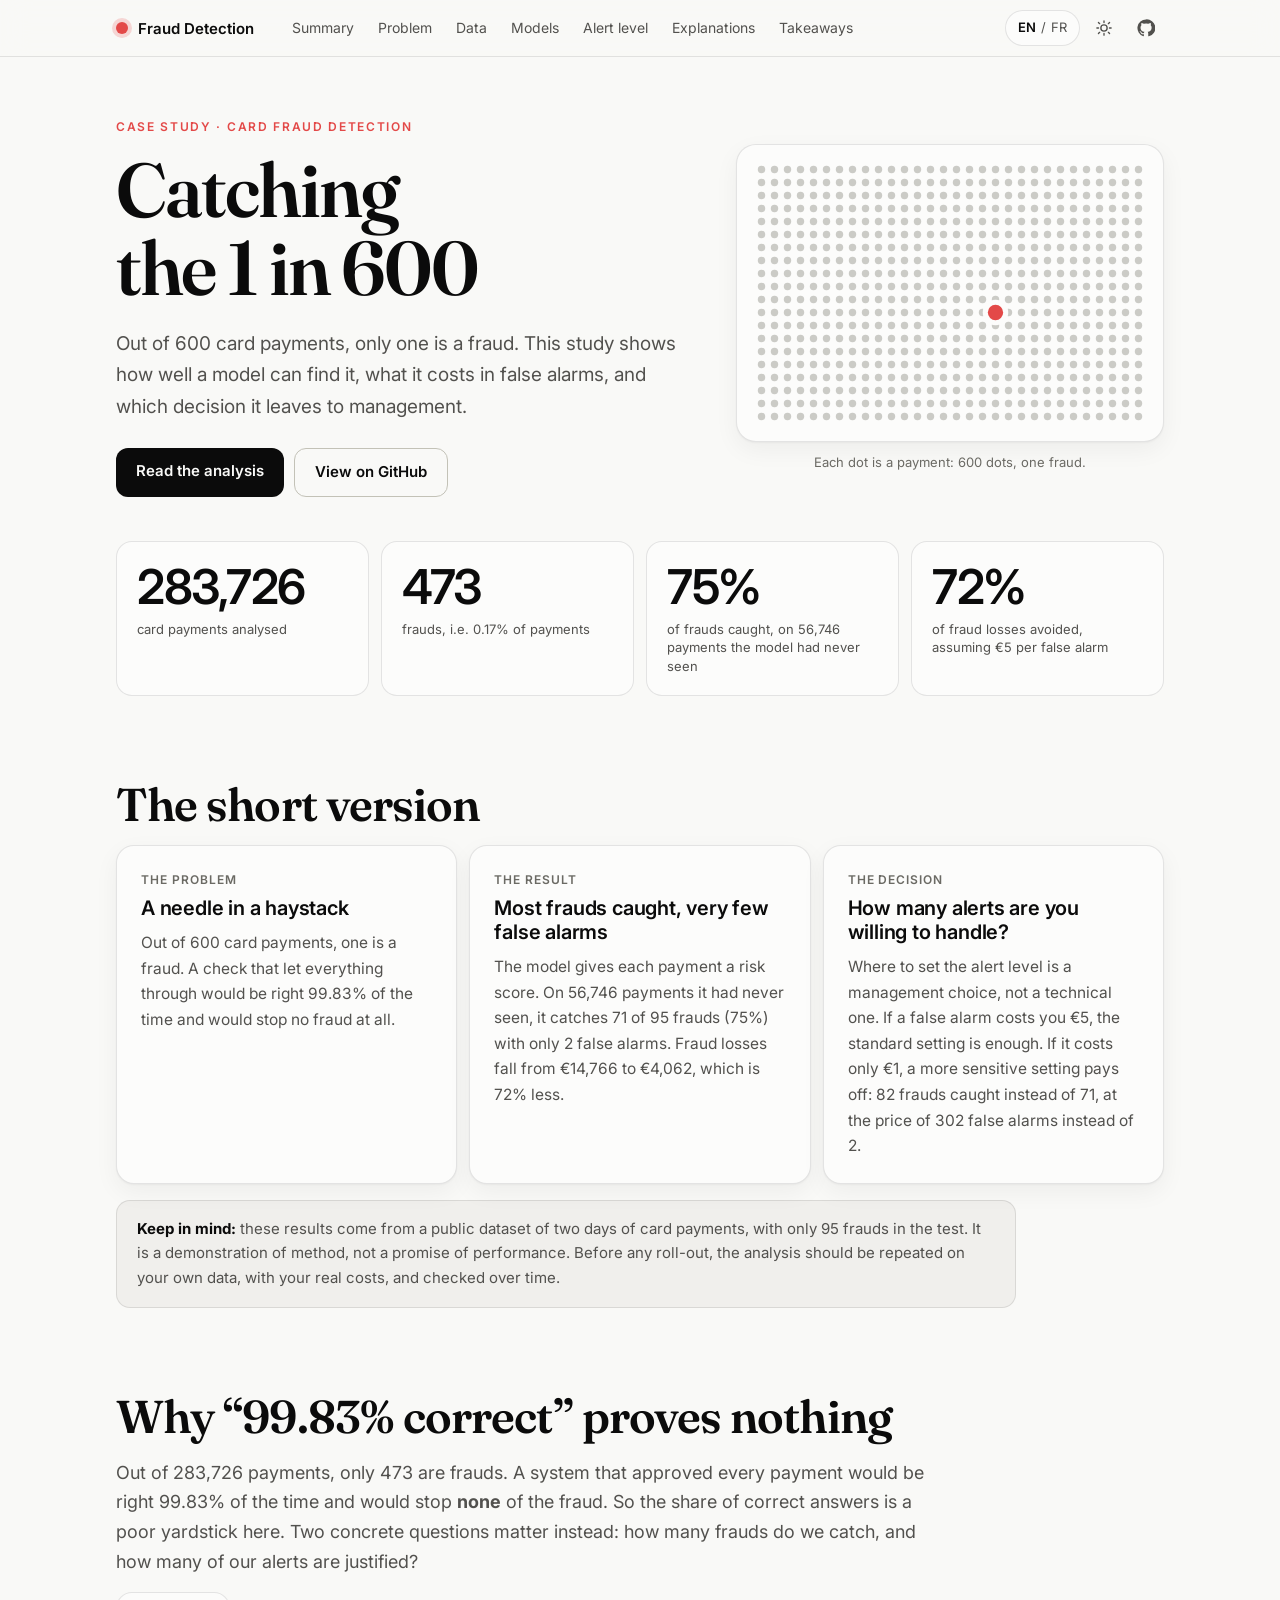
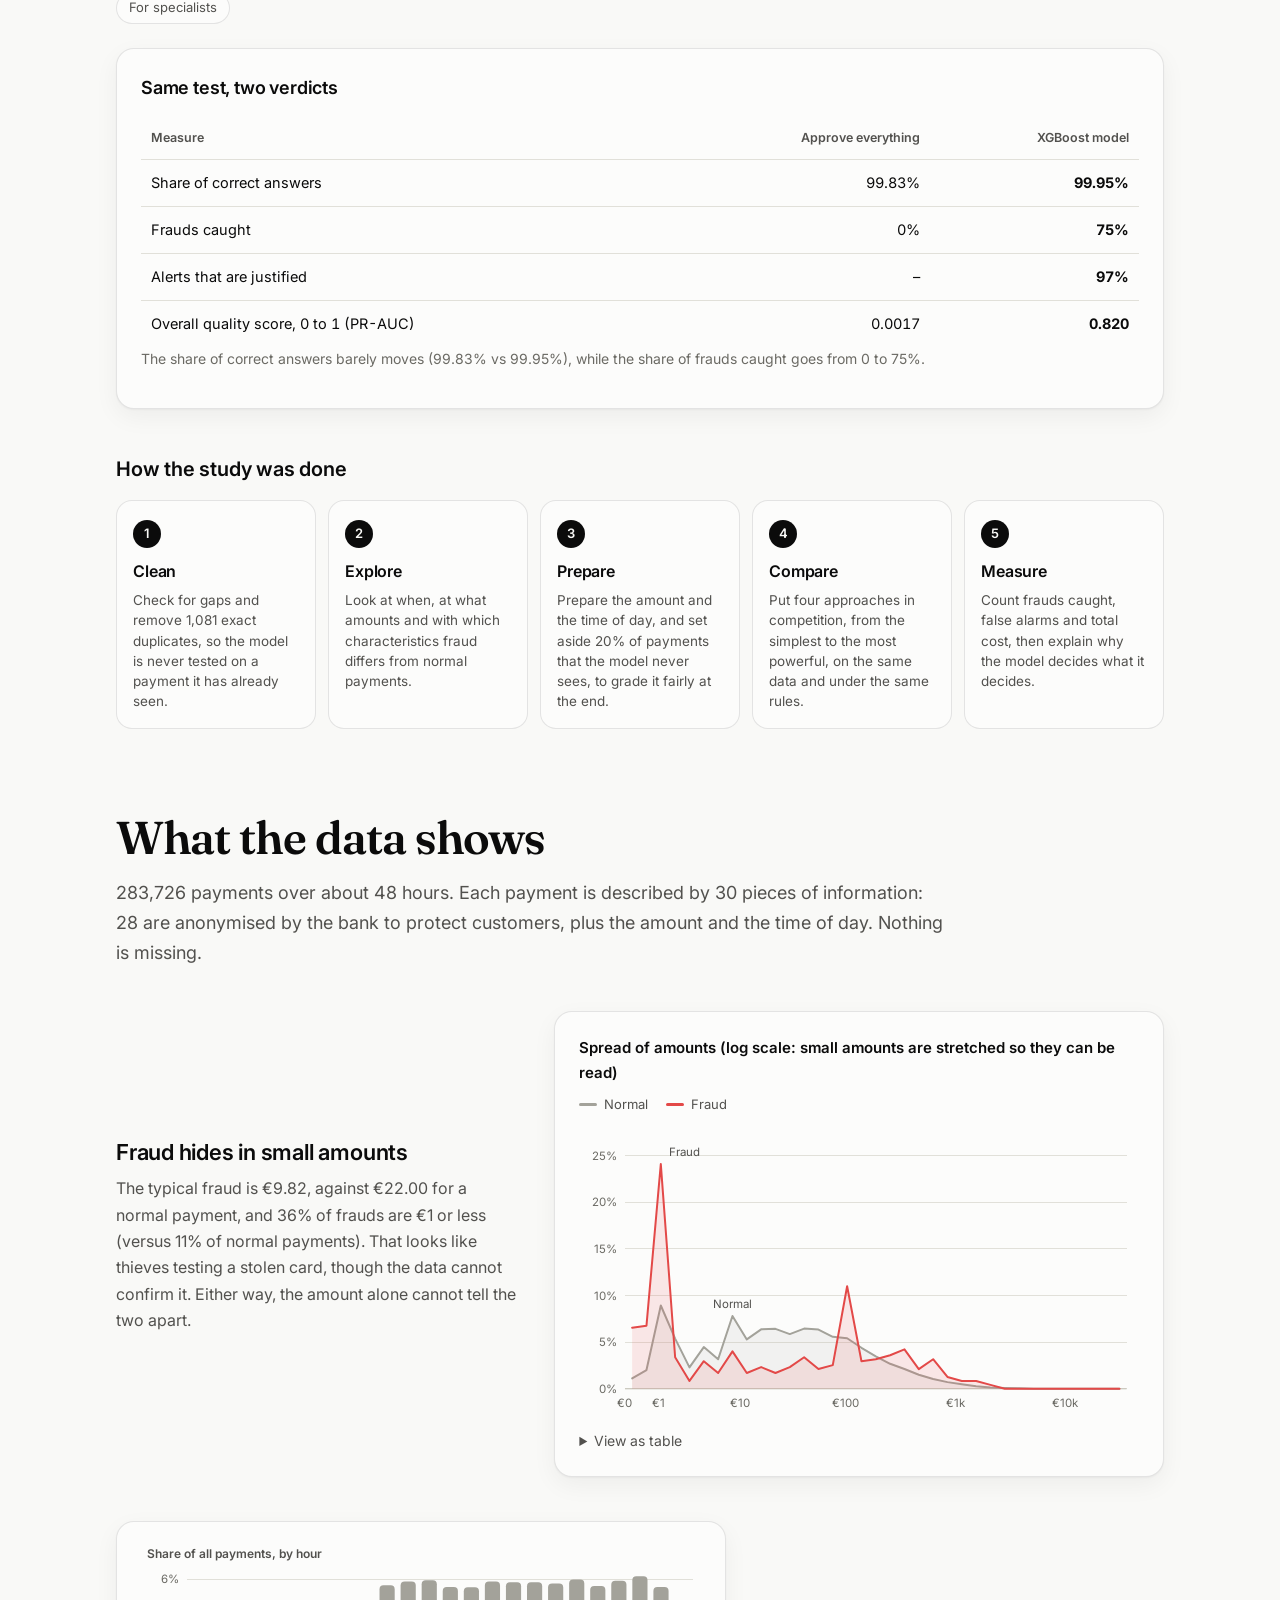
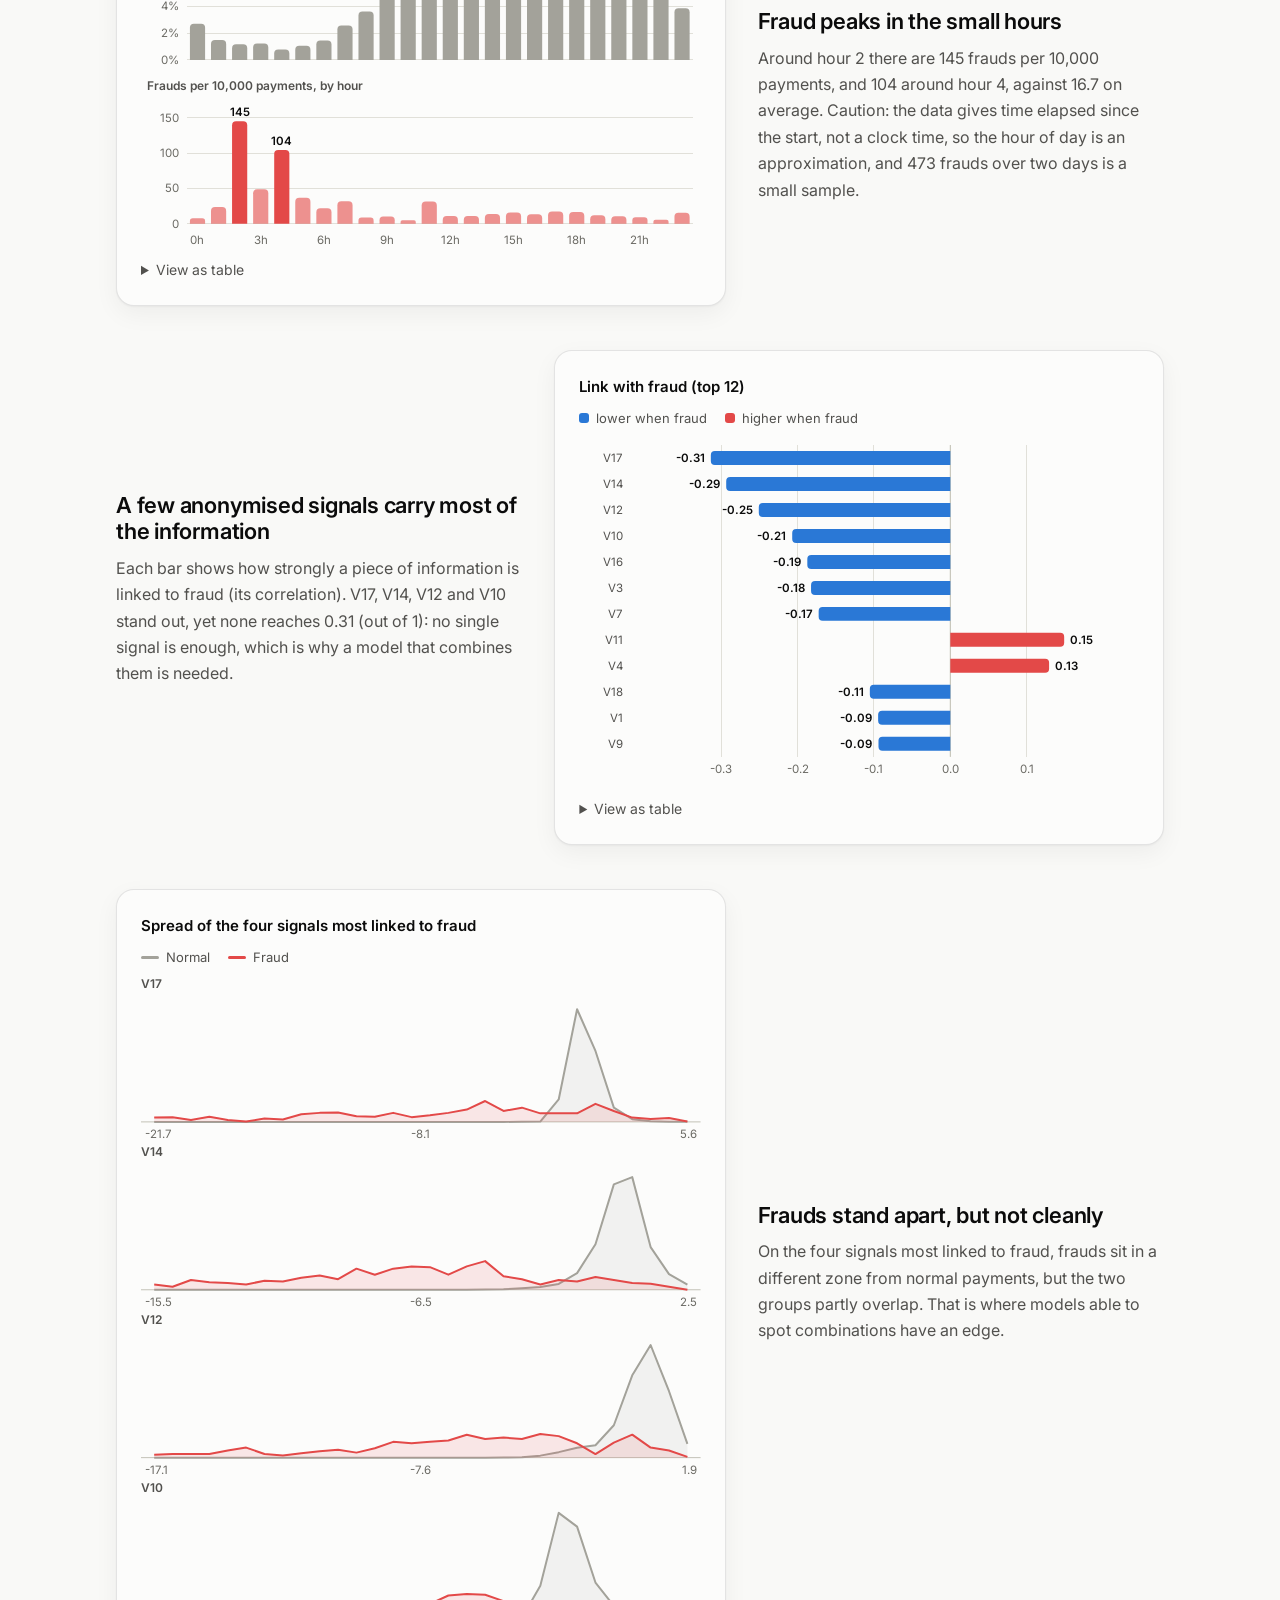
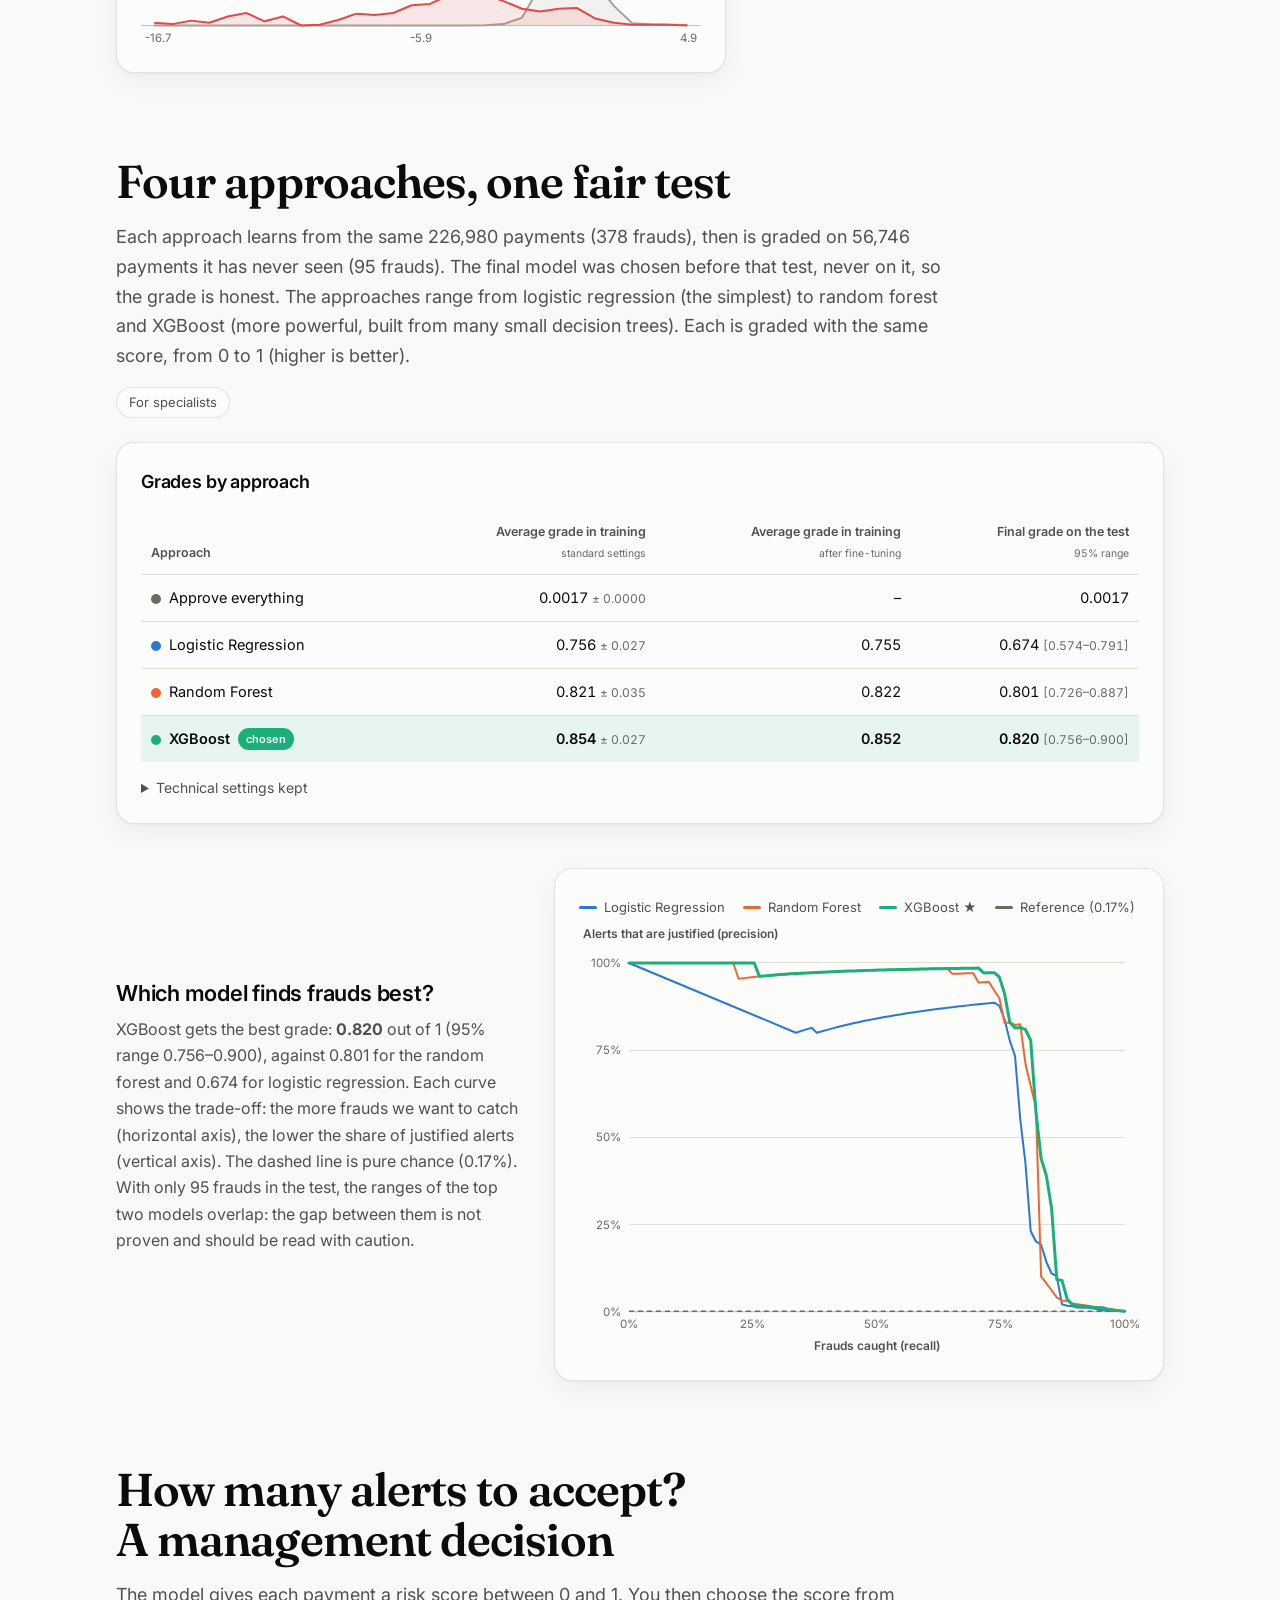
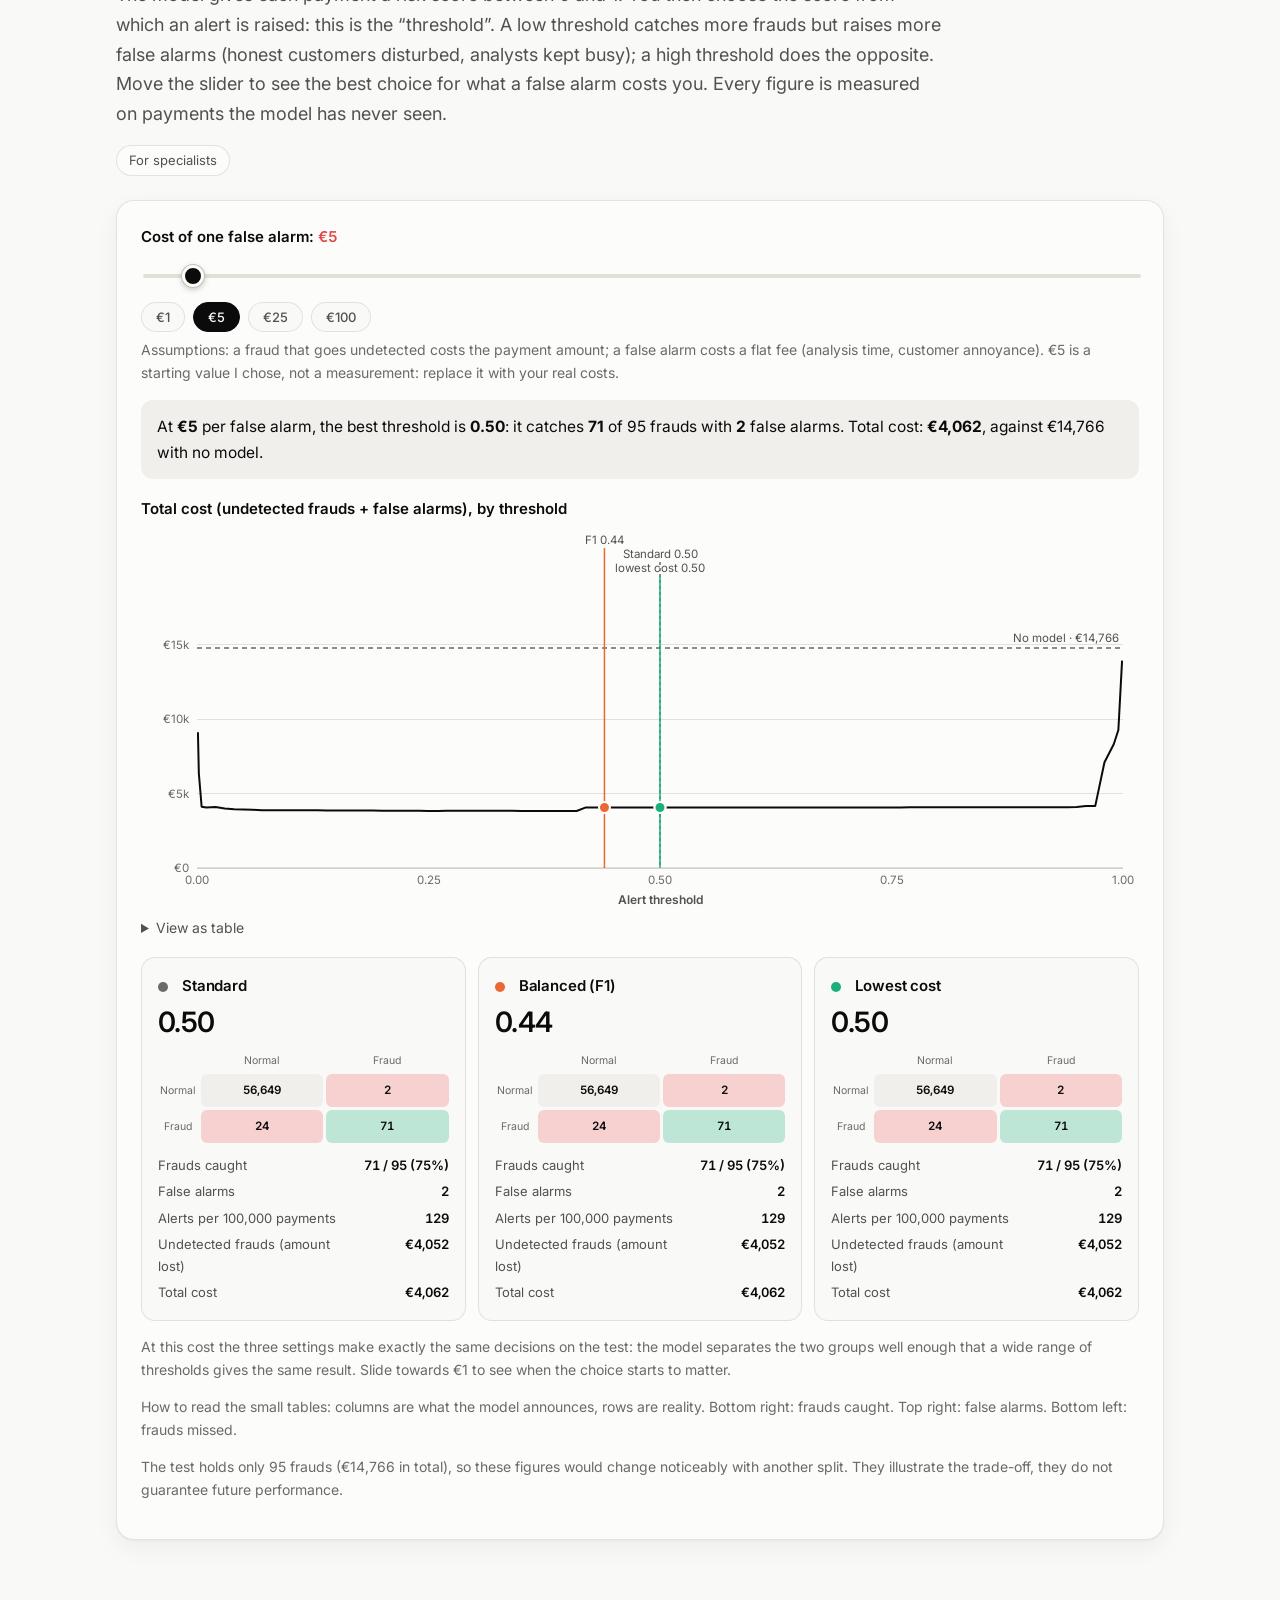
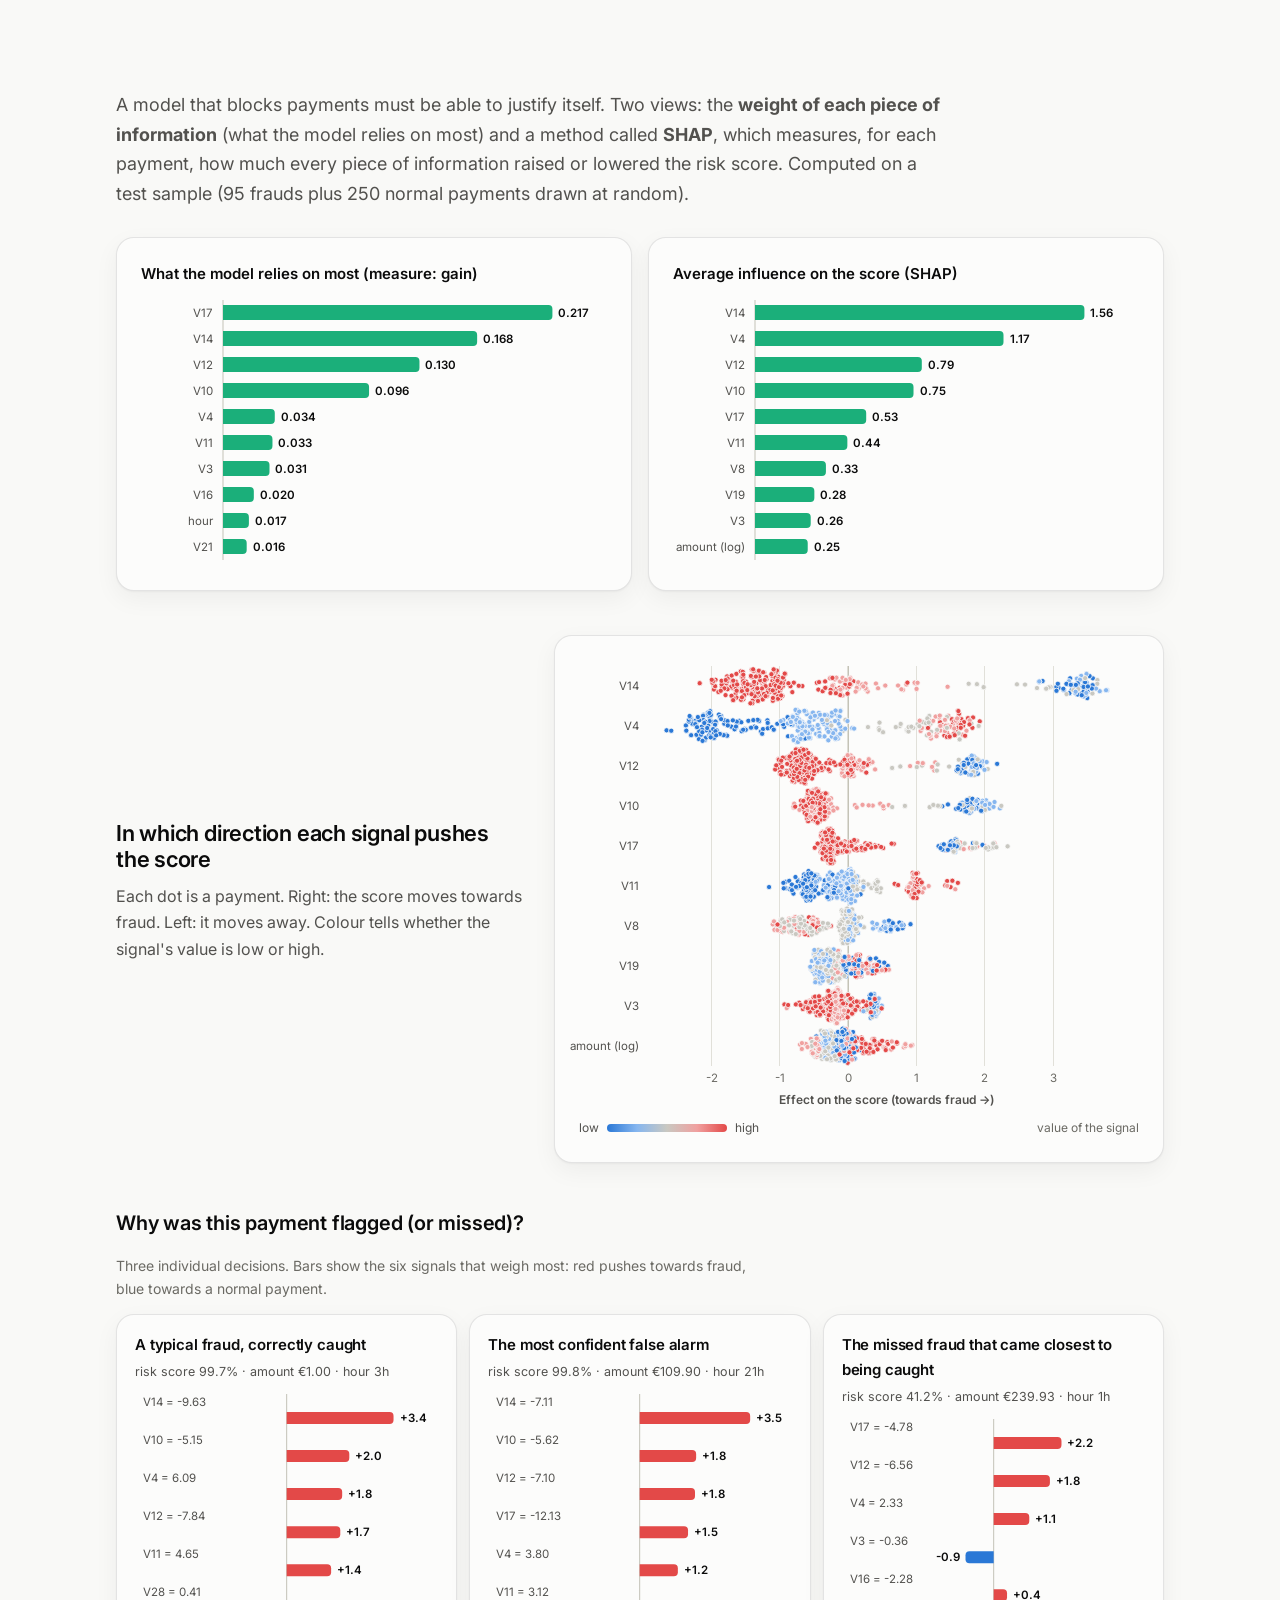
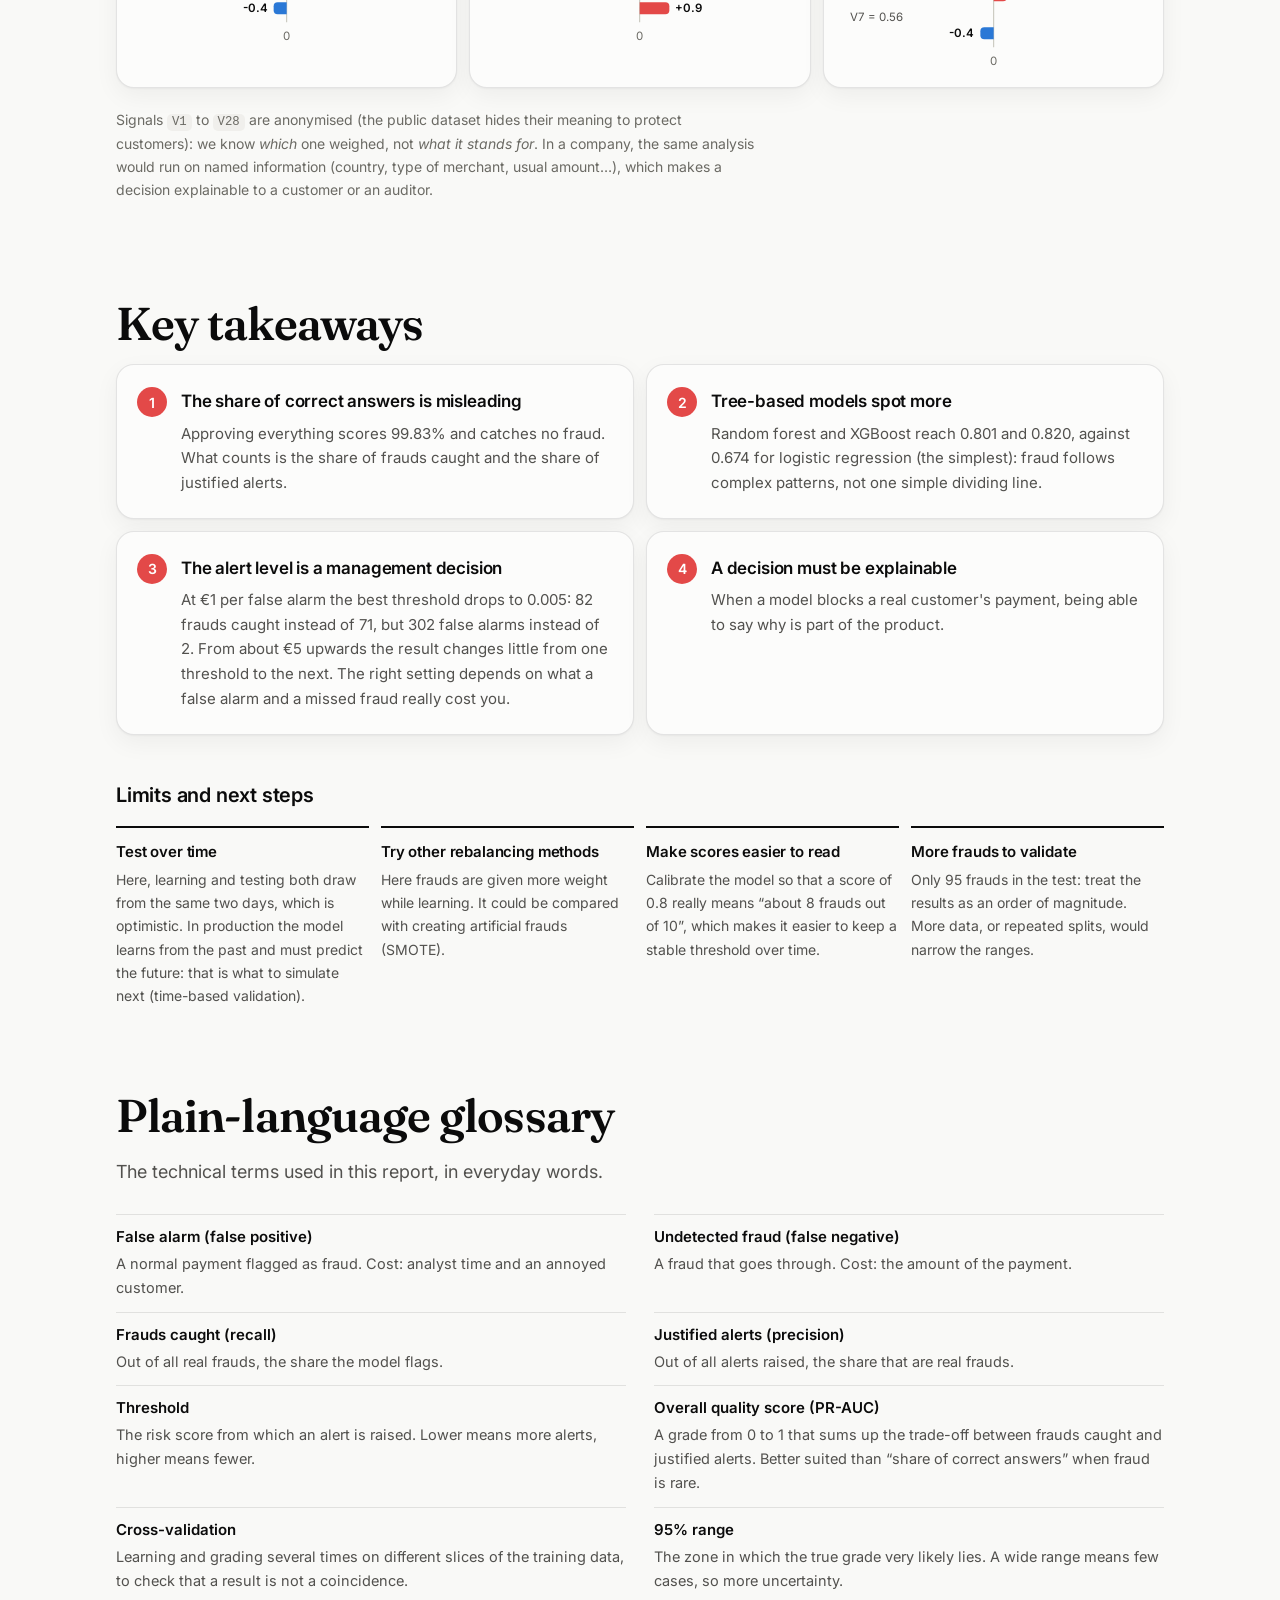
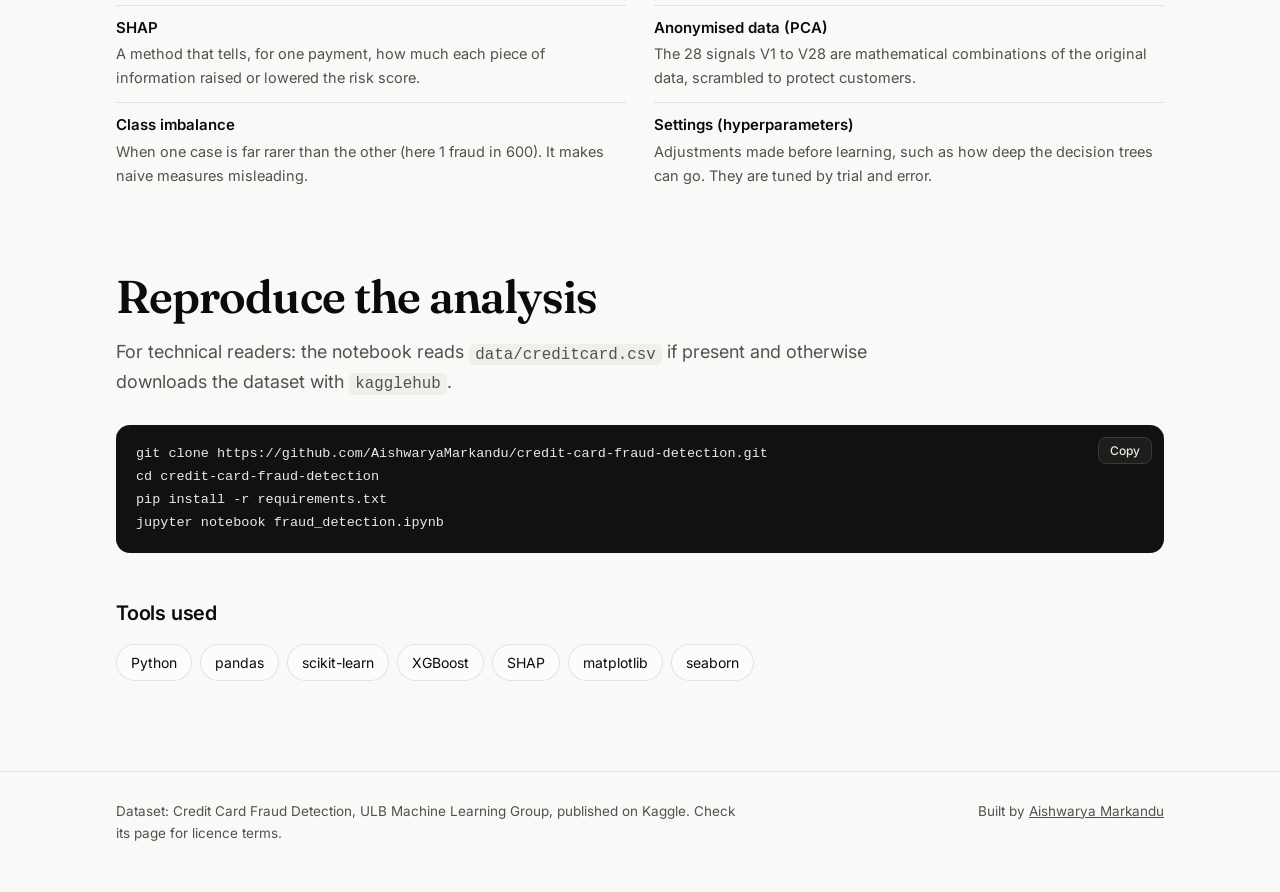
<file: docs/index.html>
<!doctype html>
<html lang="en">
<head>
<meta charset="utf-8">
<meta name="viewport" content="width=device-width, initial-scale=1">
<title>Credit Card Fraud Detection · Analysis</title>
<meta name="description" content="How well can a model spot credit card fraud when only 1 payment in 600 is fraudulent? A plain-language analysis with the figures, the trade-offs and the decision it leaves to management. Interactive, bilingual, light and dark.">
<meta name="color-scheme" content="light dark">
<meta property="og:title" content="Credit Card Fraud Detection · Analysis">
<meta property="og:description" content="How well can a model spot credit card fraud when only 1 payment in 600 is fraudulent? A plain-language analysis with the figures, the trade-offs and the decision it leaves to management. Interactive, bilingual, light and dark.">
<meta property="og:type" content="article">
<link rel="alternate" hreflang="en" href="./">
<link rel="alternate" hreflang="fr" href="fr/">
<link rel="icon" href="data:image/svg+xml,%3Csvg xmlns='http://www.w3.org/2000/svg' viewBox='0 0 32 32'%3E%3Crect width='32' height='32' rx='8' fill='%230d0d0d'/%3E%3Ccircle cx='16' cy='16' r='6' fill='%23e66767'/%3E%3C/svg%3E">
<link rel="preconnect" href="https://fonts.googleapis.com">
<link rel="preconnect" href="https://fonts.gstatic.com" crossorigin>
<link href="https://fonts.googleapis.com/css2?family=Fraunces:opsz,wght@9..144,400;9..144,600&family=Inter:wght@400;500;600&display=swap" rel="stylesheet">
<script>
/* apply the saved theme before first paint */
try { var t = localStorage.getItem('ccf-theme'); if (t === 'light' || t === 'dark') document.documentElement.setAttribute('data-theme', t); } catch (e) {}
</script>
<style>
/* ---------- tokens (light default, dark via OS setting or manual toggle) ---------- */
:root {
  color-scheme: light;
  --page: #f9f9f7; --surface: #fcfcfb; --ink: #0b0b0b; --ink2: #52514e; --muted: #6b6a64;
  --grid: #e1e0d9; --axis: #c3c2b7; --border: rgba(11,11,11,.10); --soft: #f0efec;
  --blue: #2a78d6; --orange: #eb6834; --aqua: #1baf7a; --fraud: #e34948; --legit: #a3a29a;
  --pos: #e34948; --neg: #2a78d6; --mid: #d9d8d2;
  --v0: #2a78d6; --v1: #86b6ef; --v2: #c9c8c1; --v3: #f0a09f; --v4: #e34948;
  --accent: #1c5cab; --accent-ink: #fff; --shadow: 0 1px 2px rgba(11,11,11,.04), 0 8px 24px rgba(11,11,11,.05);
  --good-text: #006300;
}
@media (prefers-color-scheme: dark) {
  :root:where(:not([data-theme="light"])) {
    color-scheme: dark;
    --page: #0d0d0d; --surface: #1a1a19; --ink: #f0efec; --ink2: #c3c2b7; --muted: #a09f98;
    --grid: #2c2c2a; --axis: #383835; --border: rgba(255,255,255,.10); --soft: #232321;
    --blue: #3987e5; --orange: #d95926; --aqua: #199e70; --fraud: #e66767; --legit: #76756d;
    --pos: #e66767; --neg: #3987e5; --mid: #4a4a46;
    --v0: #3987e5; --v1: #2a5d9c; --v2: #55544f; --v3: #a54e4e; --v4: #e66767;
    --accent: #6da7ec; --accent-ink: #0b0b0b; --shadow: 0 1px 2px rgba(0,0,0,.4), 0 8px 24px rgba(0,0,0,.35);
    --good-text: #0ca30c;
  }
}
:root[data-theme="dark"] {
  color-scheme: dark;
  --page: #0d0d0d; --surface: #1a1a19; --ink: #f0efec; --ink2: #c3c2b7; --muted: #a09f98;
  --grid: #2c2c2a; --axis: #383835; --border: rgba(255,255,255,.10); --soft: #232321;
  --blue: #3987e5; --orange: #d95926; --aqua: #199e70; --fraud: #e66767; --legit: #76756d;
  --pos: #e66767; --neg: #3987e5; --mid: #4a4a46;
  --v0: #3987e5; --v1: #2a5d9c; --v2: #55544f; --v3: #a54e4e; --v4: #e66767;
  --accent: #6da7ec; --accent-ink: #0b0b0b; --shadow: 0 1px 2px rgba(0,0,0,.4), 0 8px 24px rgba(0,0,0,.35);
  --good-text: #0ca30c;
}

/* ---------- base ---------- */
* { box-sizing: border-box; }
html { scroll-behavior: smooth; scroll-padding-top: 72px; -webkit-text-size-adjust: 100%; }
body {
  margin: 0; background: var(--page); color: var(--ink);
  font: 400 16px/1.65 Inter, system-ui, -apple-system, "Segoe UI", sans-serif;
  -webkit-font-smoothing: antialiased; text-rendering: optimizeLegibility;
}
h1, h2, h3, h4 { margin: 0; font-weight: 600; letter-spacing: -0.01em; }
h1, h2 { font-family: Fraunces, "Iowan Old Style", Georgia, serif; font-weight: 600; }
p { margin: 0 0 1em; }
a { color: inherit; }
code { font: 500 .88em ui-monospace, SFMono-Regular, Menlo, Consolas, monospace; background: var(--soft); padding: .12em .4em; border-radius: 5px; }
small { font-weight: 400; color: var(--muted); }
.wrap { width: 100%; max-width: 1080px; margin: 0 auto; padding: 0 16px; }
.skip { position: absolute; left: -999px; top: 8px; background: var(--ink); color: var(--page); padding: 8px 14px; border-radius: 8px; z-index: 100; }
.skip:focus { left: 8px; }
:focus-visible { outline: 2px solid var(--accent); outline-offset: 2px; border-radius: 6px; }

/* ---------- top bar ---------- */
.bar { position: sticky; top: 0; z-index: 50; backdrop-filter: saturate(1.4) blur(14px); -webkit-backdrop-filter: saturate(1.4) blur(14px);
  background: color-mix(in srgb, var(--page) 80%, transparent); border-bottom: 1px solid var(--border); }
.bar-in { max-width: 1080px; margin: 0 auto; padding: 0 16px; height: 56px; display: flex; align-items: center; gap: 20px; }
.brand { display: flex; align-items: center; gap: 10px; font: 600 15px/1 Inter, sans-serif; text-decoration: none; white-space: nowrap; }
.brand-dot { width: 12px; height: 12px; border-radius: 50%; background: var(--fraud); box-shadow: 0 0 0 4px color-mix(in srgb, var(--fraud) 20%, transparent); }
.nav { display: flex; gap: 4px; margin-left: 8px; flex: 1; }
.nav a { text-decoration: none; font-size: 14px; color: var(--ink2); padding: 6px 10px; border-radius: 8px; transition: background .15s, color .15s; }
.nav a:hover { background: var(--soft); color: var(--ink); }
.tools { display: flex; align-items: center; gap: 6px; margin-left: auto; }
.pill { display: inline-flex; gap: 5px; align-items: center; font-size: 13px; text-decoration: none; padding: 6px 12px; border-radius: 999px; border: 1px solid var(--border); color: var(--ink2); background: var(--surface); }
.pill b { color: var(--ink); font-weight: 600; }
.pill:hover { border-color: var(--axis); }
.icon-btn { width: 36px; height: 36px; display: inline-grid; place-items: center; border-radius: 10px; border: 0; background: transparent; color: var(--ink2); cursor: pointer; }
.icon-btn:hover { background: var(--soft); color: var(--ink); }
.i-moon { display: none; }
:root[data-theme="dark"] .i-sun { display: none; } :root[data-theme="dark"] .i-moon { display: block; }
@media (prefers-color-scheme: dark) { :root:where(:not([data-theme="light"])) .i-sun { display: none; } :root:where(:not([data-theme="light"])) .i-moon { display: block; } }
@media (max-width: 900px) { .nav { display: none; } }

/* ---------- hero ---------- */
.hero { display: grid; grid-template-columns: 1.15fr .85fr; gap: 40px; align-items: center; padding-top: 64px; padding-bottom: 32px; }
.eyebrow { font: 600 12px/1 Inter, sans-serif; letter-spacing: .14em; text-transform: uppercase; color: var(--fraud); margin-bottom: 18px; }
.hero h1 { font-size: clamp(40px, 6.4vw, 76px); line-height: 1.02; letter-spacing: -0.025em; margin-bottom: 22px; text-wrap: balance; }
.lead { font-size: 19px; color: var(--ink2); max-width: 36em; text-wrap: pretty; }
.hero-cta { display: flex; gap: 10px; flex-wrap: wrap; margin-top: 26px; }
.btn { display: inline-block; text-decoration: none; font-weight: 600; font-size: 15px; padding: 11px 20px; border-radius: 12px; background: var(--ink); color: var(--page); transition: transform .15s; }
.btn:hover { transform: translateY(-1px); }
.btn.ghost { background: transparent; color: var(--ink); border: 1px solid var(--axis); }
.waffle-fig { margin: 0; }
.waffle { display: grid; grid-template-columns: repeat(30, 1fr); gap: 4px; padding: 20px; background: var(--surface); border: 1px solid var(--border); border-radius: 20px; box-shadow: var(--shadow); }
.waffle i { aspect-ratio: 1; border-radius: 50%; background: var(--legit); opacity: .55; transform: scale(.82); }
.waffle i.f { background: var(--fraud); opacity: 1; transform: scale(1.7); position: relative; z-index: 2; box-shadow: 0 0 0 3px var(--surface); animation: pulse 2.4s ease-in-out infinite; }
@keyframes pulse { 50% { box-shadow: 0 0 0 3px var(--surface), 0 0 0 9px color-mix(in srgb, var(--fraud) 25%, transparent); } }
.waffle-fig figcaption { font-size: 13px; color: var(--muted); margin-top: 10px; text-align: center; }
@media (max-width: 860px) { .hero { grid-template-columns: 1fr; gap: 28px; padding-top: 36px; } .waffle { padding: 14px; gap: 3px; } }

/* ---------- KPIs ---------- */
.kpis { display: grid; grid-template-columns: repeat(4, 1fr); gap: 12px; margin-top: 12px; }
.kpi { background: var(--surface); border: 1px solid var(--border); border-radius: 16px; padding: 20px; }
.kpi-v { font: 600 clamp(30px, 4.4vw, 48px)/1.05 Inter, system-ui, sans-serif; letter-spacing: -0.03em; }
.kpi-fraud { color: var(--ink); }
.kpi-l { font-size: 13px; color: var(--ink2); margin-top: 8px; line-height: 1.4; }
@media (max-width: 820px) { .kpis { grid-template-columns: 1fr 1fr; } }

/* ---------- sections ---------- */
.sec { padding-top: 84px; }
.sec h2 { font-size: clamp(30px, 4.2vw, 46px); line-height: 1.08; letter-spacing: -0.02em; margin-bottom: 16px; text-wrap: balance; }
.lead2 { font-size: 18px; color: var(--ink2); max-width: 46em; margin-bottom: 28px; text-wrap: pretty; }
.sub { font-size: 20px; margin: 44px 0 14px; }
.note { font-size: 14px; color: var(--muted); }
.note.wide { max-width: 46em; }
.card { background: var(--surface); border: 1px solid var(--border); border-radius: 18px; padding: 24px; box-shadow: var(--shadow); }
.card h3 { font-size: 18px; margin-bottom: 14px; }

.story { display: grid; grid-template-columns: .8fr 1.2fr; gap: 32px; align-items: center; margin-top: 44px; }
.story.rev { grid-template-columns: 1.2fr .8fr; }
.story.rev .story-t { order: 2; }
.story-t h3 { font-size: 22px; margin-bottom: 10px; line-height: 1.2; }
.story-t p { color: var(--ink2); }
@media (max-width: 860px) { .story, .story.rev { grid-template-columns: 1fr; gap: 16px; } .story.rev .story-t { order: 0; } }
.duo { display: grid; grid-template-columns: 1fr 1fr; gap: 16px; margin-bottom: 8px; }
@media (max-width: 760px) { .duo { grid-template-columns: 1fr; } }

/* ---------- workflow ---------- */
.flow { list-style: none; padding: 0; margin: 0; display: grid; grid-template-columns: repeat(5, 1fr); gap: 12px; counter-reset: s; }
.flow li { position: relative; background: var(--surface); border: 1px solid var(--border); border-radius: 16px; padding: 18px 16px 16px; }
.flow-n { display: inline-grid; place-items: center; width: 28px; height: 28px; border-radius: 50%; background: var(--ink); color: var(--page); font-weight: 600; font-size: 13px; margin-bottom: 10px; }
.flow h4 { font-size: 16px; margin-bottom: 6px; }
.flow p { font-size: 13.5px; color: var(--ink2); line-height: 1.5; margin: 0; }
@media (max-width: 980px) { .flow { grid-template-columns: 1fr 1fr; } }
@media (max-width: 560px) { .flow { grid-template-columns: 1fr; } }

/* ---------- tables ---------- */
table { width: 100%; border-collapse: collapse; font-size: 14.5px; }
th, td { padding: 11px 10px; text-align: right; border-bottom: 1px solid var(--grid); font-variant-numeric: tabular-nums; }
th:first-child, td:first-child { text-align: left; }
th { font-weight: 600; font-size: 12.5px; color: var(--ink2); vertical-align: bottom; }
tr:last-child td { border-bottom: 0; }
tr.hl td { background: color-mix(in srgb, var(--aqua) 9%, transparent); font-weight: 600; }
.badge { display: inline-block; font-size: 11px; font-weight: 600; padding: 2px 8px; border-radius: 999px; background: var(--aqua); color: #fff; margin-left: 8px; vertical-align: 1px; }
.tw { overflow-x: auto; }
.tw table.wide { min-width: 560px; }
.dot { display: inline-block; width: 10px; height: 10px; border-radius: 50%; margin-right: 8px; vertical-align: -1px; }
details { margin-top: 14px; }
summary { cursor: pointer; font-size: 14px; color: var(--ink2); }
.params table { margin-top: 10px; font-size: 13px; }
.params td:last-child { text-align: left; font-family: ui-monospace, Menlo, monospace; font-size: 12px; color: var(--ink2); }

/* ---------- charts ---------- */
.chart { margin: 0; }
figure.chart figcaption { font-weight: 600; font-size: 15px; margin-bottom: 8px; }
.explorer figure.chart figcaption { margin-top: 18px; }
.legend { display: flex; flex-wrap: wrap; gap: 6px 18px; font-size: 13px; color: var(--ink2); margin: 4px 0 8px; }
.legend span { display: inline-flex; align-items: center; gap: 7px; }
.legend i { width: 18px; height: 3px; border-radius: 2px; display: inline-block; }
.legend i.sq { width: 10px; height: 10px; border-radius: 3px; }
.plot svg { display: block; width: 100%; height: auto; overflow: visible; }
.plot text { font: 400 11.5px Inter, system-ui, sans-serif; fill: var(--muted); }
.plot text.lbl { fill: var(--ink2); }
.plot text.val { fill: var(--ink); font-weight: 600; }
.plot text.ttl { fill: var(--ink2); font-weight: 600; font-size: 12px; }
.grid line { stroke: var(--grid); stroke-width: 1; shape-rendering: crispEdges; }
.axis line, .axis path { stroke: var(--axis); stroke-width: 1; fill: none; shape-rendering: crispEdges; }
.s-legit { stroke: var(--legit); } .s-fraud { stroke: var(--fraud); }
.f-legit { fill: var(--legit); } .f-fraud { fill: var(--fraud); }
.s-blue { stroke: var(--blue); } .s-orange { stroke: var(--orange); } .s-aqua { stroke: var(--aqua); } .s-base { stroke: var(--muted); }
.f-blue { fill: var(--blue); } .f-orange { fill: var(--orange); } .f-aqua { fill: var(--aqua); }
.f-pos { fill: var(--pos); } .f-neg { fill: var(--neg); }
.bg-legit { background: var(--legit); } .bg-fraud { background: var(--fraud); } .bg-blue { background: var(--blue); } .bg-orange { background: var(--orange); } .bg-aqua { background: var(--aqua); } .bg-base { background: var(--muted); }
.v0 { fill: var(--v0); } .v1 { fill: var(--v1); } .v2 { fill: var(--v2); } .v3 { fill: var(--v3); } .v4 { fill: var(--v4); }
.draw { stroke-dasharray: var(--len); stroke-dashoffset: var(--len); animation: draw 1.4s cubic-bezier(.2,.7,.2,1) forwards; }
@keyframes draw { to { stroke-dashoffset: 0; } }
.hit { fill: transparent; cursor: crosshair; }
.hover-line { stroke: var(--axis); stroke-width: 1; pointer-events: none; }
.bee-pt { stroke: var(--surface); stroke-width: .8; }
.bee-pt:hover { stroke: var(--ink); stroke-width: 1.5; }
.bee-key { display: flex; align-items: center; gap: 8px; font-size: 12px; color: var(--ink2); margin-top: 8px; }
.bee-key i { width: 120px; height: 8px; border-radius: 4px; background: linear-gradient(90deg, var(--v0), var(--v1), var(--v2), var(--v3), var(--v4)); }
.bee-key em { margin-left: auto; font-style: normal; color: var(--muted); }
.tbl { margin-top: 6px; }
.tbl details { margin: 0; } .tbl table { font-size: 12.5px; margin-top: 8px; } .tbl th, .tbl td { padding: 6px 8px; }
.tbl .tw { max-height: 280px; overflow: auto; }

#tip { position: fixed; z-index: 80; left: 0; top: 0; pointer-events: none; opacity: 0; transform: translate(-9999px, -9999px);
  background: var(--ink); color: var(--page); font-size: 12.5px; line-height: 1.45; padding: 8px 11px; border-radius: 10px; max-width: 260px; box-shadow: 0 6px 20px rgba(0,0,0,.25); transition: opacity .12s; }
#tip b { font-weight: 600; } #tip .row { display: flex; gap: 8px; align-items: center; } #tip .sw { width: 8px; height: 8px; border-radius: 50%; flex: none; }

/* ---------- explorer ---------- */
.ctrl { display: grid; gap: 10px; }
.ctrl label { font-weight: 600; font-size: 15px; }
.ctrl output { font-variant-numeric: tabular-nums; color: var(--fraud); font-weight: 600; }
input[type=range] { -webkit-appearance: none; appearance: none; width: 100%; height: 28px; background: transparent; cursor: pointer; }
input[type=range]::-webkit-slider-runnable-track { height: 4px; border-radius: 2px; background: var(--grid); }
input[type=range]::-moz-range-track { height: 4px; border-radius: 2px; background: var(--grid); }
input[type=range]::-webkit-slider-thumb { -webkit-appearance: none; width: 22px; height: 22px; margin-top: -9px; border-radius: 50%; background: var(--ink); border: 3px solid var(--surface); box-shadow: 0 0 0 1px var(--axis), 0 2px 6px rgba(0,0,0,.25); }
input[type=range]::-moz-range-thumb { width: 18px; height: 18px; border-radius: 50%; background: var(--ink); border: 3px solid var(--surface); box-shadow: 0 0 0 1px var(--axis); }
.chips { display: flex; gap: 8px; flex-wrap: wrap; }
.chip { border: 1px solid var(--border); background: var(--page); color: var(--ink2); font: 500 13px Inter, sans-serif; padding: 6px 14px; border-radius: 999px; cursor: pointer; }
.chip:hover { border-color: var(--axis); } .chip[aria-pressed=true] { background: var(--ink); color: var(--page); border-color: var(--ink); }
.assump { margin: 6px 0 0; }
.live { margin: 16px 0 0; padding: 14px 16px; border-radius: 12px; background: var(--soft); font-size: 15.5px; color: var(--ink); }
.ops { display: grid; grid-template-columns: repeat(3, 1fr); gap: 12px; margin: 18px 0 14px; }
.op { border: 1px solid var(--border); border-radius: 14px; padding: 16px; background: var(--page); position: relative; }
.op.best { border-color: var(--aqua); box-shadow: 0 0 0 1px var(--aqua) inset; }
.op h4 { font-size: 15px; display: flex; align-items: center; gap: 6px; flex-wrap: wrap; }
.op .t { font: 600 28px/1.1 Inter, sans-serif; letter-spacing: -0.02em; margin: 8px 0 12px; }
.cm { display: grid; grid-template-columns: auto 1fr 1fr; gap: 3px; font-size: 11.5px; margin-bottom: 12px; }
.cm div { padding: 7px 4px; text-align: center; border-radius: 6px; font-variant-numeric: tabular-nums; }
.cm .h { color: var(--muted); padding: 2px; font-size: 10.5px; display: grid; place-items: center; }
.cm .c { font-weight: 600; background: var(--soft); }
.cm .c.tp { background: color-mix(in srgb, var(--aqua) 28%, var(--surface)); }
.cm .c.bad { background: color-mix(in srgb, var(--fraud) 24%, var(--surface)); }
.op dl { margin: 0; display: grid; grid-template-columns: 1fr auto; gap: 5px 10px; font-size: 13px; }
.op dt { color: var(--ink2); } .op dd { margin: 0; font-weight: 600; font-variant-numeric: tabular-nums; text-align: right; }
@media (max-width: 860px) { .ops { grid-template-columns: 1fr; } }

/* ---------- cases ---------- */
.cases { display: grid; grid-template-columns: repeat(3, 1fr); gap: 12px; margin: 14px 0 20px; }
.case { padding: 18px; }
.case h4 { font-size: 15px; margin-bottom: 4px; }
.case .meta { font-size: 12.5px; color: var(--ink2); margin-bottom: 8px; }
@media (max-width: 980px) { .cases { grid-template-columns: 1fr; } }

/* ---------- takeaways ---------- */
.takes { display: grid; grid-template-columns: 1fr 1fr; gap: 12px; }
.take { position: relative; padding: 22px 22px 22px 64px; }
.take-n { position: absolute; left: 20px; top: 22px; width: 30px; height: 30px; border-radius: 50%; display: grid; place-items: center; background: var(--fraud); color: #fff; font-weight: 600; font-size: 14px; }
.take h4 { font-size: 17px; margin-bottom: 6px; } .take p { margin: 0; color: var(--ink2); font-size: 15px; }
.nexts { display: grid; grid-template-columns: repeat(4, 1fr); gap: 12px; }
.nexts > div { border-top: 2px solid var(--ink); padding-top: 12px; }
.nexts h4 { font-size: 15px; margin-bottom: 4px; } .nexts p { font-size: 14px; color: var(--ink2); margin: 0; }
@media (max-width: 900px) { .takes { grid-template-columns: 1fr; } .nexts { grid-template-columns: 1fr 1fr; } }
@media (max-width: 520px) { .nexts { grid-template-columns: 1fr; } }

/* ---------- run it ---------- */
.code { position: relative; background: #111; color: #eceae4; border-radius: 14px; padding: 18px 20px; }
.code pre { margin: 0; overflow-x: auto; font: 500 13.5px/1.7 ui-monospace, SFMono-Regular, Menlo, Consolas, monospace; }
.code code { background: none; padding: 0; font: inherit; }
.copy { position: absolute; right: 12px; top: 12px; border: 1px solid #3a3a37; background: #1d1d1b; color: #eceae4; font: 500 12px Inter, sans-serif; padding: 5px 11px; border-radius: 8px; cursor: pointer; }
.stack { list-style: none; display: flex; flex-wrap: wrap; gap: 8px; padding: 0; margin: 0; }
.stack li { border: 1px solid var(--border); background: var(--surface); padding: 6px 14px; border-radius: 999px; font-size: 14px; }

.foot { margin-top: 90px; border-top: 1px solid var(--border); padding: 28px 0 48px; font-size: 13.5px; color: var(--ink2); }
.foot-in { display: flex; justify-content: space-between; gap: 20px; flex-wrap: wrap; }
.foot p { margin: 0; max-width: 46em; }
.noscript { padding: 16px; background: var(--soft); border-radius: 12px; margin-top: 16px; }

/* ---------- motion ---------- */
.reveal { opacity: 0; transform: translateY(14px); transition: opacity .7s ease, transform .7s cubic-bezier(.2,.7,.2,1); }
.reveal.in { opacity: 1; transform: none; }
/* ---------- plain-language layer ---------- */
.sum3 { display: grid; grid-template-columns: repeat(3, 1fr); gap: 12px; }
.sumc { display: flex; flex-direction: column; }
.sumc h3 { font-size: 20px; margin: 6px 0 10px; line-height: 1.2; }
.sumc p { margin: 0; color: var(--ink2); font-size: 15.5px; }
.sum-k { font-size: 12px; font-weight: 600; letter-spacing: .08em; text-transform: uppercase; color: var(--muted); }
.callout { margin: 16px 0 0; padding: 16px 20px; border-radius: 14px; background: var(--soft); border: 1px solid var(--border); color: var(--ink2); font-size: 15px; max-width: 60em; }
.callout b { color: var(--ink); }
details.tech { margin: -12px 0 24px; max-width: 46em; }
details.tech summary { display: inline-block; padding: 4px 12px; border: 1px solid var(--border); border-radius: 999px; background: var(--surface); font-size: 13px; }
details.tech[open] summary { margin-bottom: 8px; }
details.tech p { font-size: 14.5px; color: var(--ink2); margin: 0; padding-left: 14px; border-left: 2px solid var(--border); }
.gloss { display: grid; grid-template-columns: 1fr 1fr; gap: 12px 28px; margin: 0; }
.gloss > div { border-top: 1px solid var(--border); padding-top: 10px; }
.gloss dt { font-weight: 600; font-size: 15px; margin-bottom: 2px; }
.gloss dd { margin: 0; color: var(--ink2); font-size: 14.5px; }
@media (max-width: 900px) { .sum3 { grid-template-columns: 1fr; } .gloss { grid-template-columns: 1fr; } }
@media (prefers-reduced-motion: reduce) {
  html { scroll-behavior: auto; }
  .reveal { opacity: 1; transform: none; transition: none; }
  .draw { animation: none; stroke-dashoffset: 0; }
  .waffle i.f { animation: none; }
}
@media print { .bar, #tip, .ctrl .chips { display: none; } .reveal { opacity: 1; transform: none; } body { background: #fff; } }

</style>
</head>
<body>
<a class="skip" href="#main">Skip to content</a>

<header class="bar">
  <div class="bar-in">
    <a class="brand" href="#top"><span class="brand-dot" aria-hidden="true"></span>Fraud Detection</a>
    <nav class="nav" aria-label="Sections">
      <a href="#summary">Summary</a><a href="#problem">Problem</a><a href="#data">Data</a><a href="#models">Models</a>
      <a href="#threshold">Alert level</a><a href="#explain">Explanations</a><a href="#takeaways">Takeaways</a>
    </nav>
    <div class="tools">
      <a class="pill" href="fr/" hreflang="fr" aria-label="Switch to French" id="lang-link"><b>EN</b><span aria-hidden="true">/</span>FR</a>
      <button class="icon-btn" id="theme-btn" type="button" aria-label="Toggle light / dark theme" title="Toggle light / dark theme">
        <svg class="i-sun" viewBox="0 0 24 24" width="18" height="18" fill="none" stroke="currentColor" stroke-width="1.8" stroke-linecap="round"><circle cx="12" cy="12" r="4.2"/><path d="M12 2.5v2.2M12 19.3v2.2M4.6 4.6l1.6 1.6M17.8 17.8l1.6 1.6M2.5 12h2.2M19.3 12h2.2M4.6 19.4l1.6-1.6M17.8 6.2l1.6-1.6"/></svg>
        <svg class="i-moon" viewBox="0 0 24 24" width="18" height="18" fill="none" stroke="currentColor" stroke-width="1.8" stroke-linecap="round" stroke-linejoin="round"><path d="M20 14.2A8 8 0 0 1 9.8 4a8 8 0 1 0 10.2 10.2z"/></svg>
      </button>
      <a class="icon-btn" href="https://github.com/AishwaryaMarkandu/credit-card-fraud-detection" aria-label="View on GitHub" title="View on GitHub" rel="noopener">
        <svg viewBox="0 0 24 24" width="18" height="18" fill="currentColor"><path d="M12 .5a11.5 11.5 0 0 0-3.6 22.4c.6.1.8-.3.8-.6v-2c-3.2.7-3.9-1.4-3.9-1.4-.5-1.3-1.3-1.7-1.3-1.7-1-.7.1-.7.1-.7 1.2.1 1.8 1.2 1.8 1.2 1 1.8 2.8 1.3 3.4 1 .1-.8.4-1.3.7-1.6-2.6-.3-5.3-1.3-5.3-5.7 0-1.3.5-2.3 1.2-3.1-.1-.3-.5-1.5.1-3.1 0 0 1-.3 3.2 1.2a11 11 0 0 1 5.8 0c2.2-1.5 3.2-1.2 3.2-1.2.6 1.6.2 2.8.1 3.1.8.8 1.2 1.8 1.2 3.1 0 4.4-2.7 5.4-5.3 5.7.4.4.8 1.1.8 2.2v3.2c0 .3.2.7.8.6A11.5 11.5 0 0 0 12 .5z"/></svg>
      </a>
    </div>
  </div>
</header>

<main id="main">
<noscript><p class="wrap noscript">This report draws its charts with JavaScript. The code and results are available in the GitHub repository.</p></noscript>

<!-- HERO -->
<section class="hero wrap" id="top">
  <div class="hero-copy">
    <p class="eyebrow">Case study · Card fraud detection</p>
    <h1>Catching the 1 in 600</h1>
    <p class="lead">Out of 600 card payments, only one is a fraud. This study shows how well a model can find it, what it costs in false alarms, and which decision it leaves to management.</p>
    <div class="hero-cta"><a class="btn" href="#problem">Read the analysis</a><a class="btn ghost" href="https://github.com/AishwaryaMarkandu/credit-card-fraud-detection" rel="noopener">View on GitHub</a></div>
  </div>
  <figure class="waffle-fig">
    <div class="waffle" id="waffle" role="img" aria-label="A grid of 600 dots with a single red dot representing one fraudulent payment"></div>
    <figcaption>Each dot is a payment: 600 dots, one fraud.</figcaption>
  </figure>
</section>

<section class="wrap kpis" aria-label="Key figures">
  <div class="kpi"><div class="kpi-v">283,726</div><div class="kpi-l">card payments analysed</div></div>
  <div class="kpi"><div class="kpi-v kpi-fraud">473</div><div class="kpi-l">frauds, i.e. 0.17% of payments</div></div>
  <div class="kpi"><div class="kpi-v">75%</div><div class="kpi-l">of frauds caught, on 56,746 payments the model had never seen</div></div>
  <div class="kpi"><div class="kpi-v">72%</div><div class="kpi-l">of fraud losses avoided, assuming €5 per false alarm</div></div>
</section>

<!-- SUMMARY -->
<section class="wrap sec" id="summary">
  <h2>The short version</h2>
  <div class="sum3">
    <article class="card sumc"><span class="sum-k">The problem</span><h3>A needle in a haystack</h3><p>Out of 600 card payments, one is a fraud. A check that let everything through would be right 99.83% of the time and would stop no fraud at all.</p></article>
    <article class="card sumc"><span class="sum-k">The result</span><h3>Most frauds caught, very few false alarms</h3><p>The model gives each payment a risk score. On 56,746 payments it had never seen, it catches 71 of 95 frauds (75%) with only 2 false alarms. Fraud losses fall from €14,766 to €4,062, which is 72% less.</p></article>
    <article class="card sumc"><span class="sum-k">The decision</span><h3>How many alerts are you willing to handle?</h3><p>Where to set the alert level is a management choice, not a technical one. If a false alarm costs you €5, the standard setting is enough. If it costs only €1, a more sensitive setting pays off: 82 frauds caught instead of 71, at the price of 302 false alarms instead of 2.</p></article>
  </div>
  <p class="callout"><b>Keep in mind:</b> these results come from a public dataset of two days of card payments, with only 95 frauds in the test. It is a demonstration of method, not a promise of performance. Before any roll-out, the analysis should be repeated on your own data, with your real costs, and checked over time.</p>
</section>

<!-- PROBLEM -->
<section class="wrap sec" id="problem">
  <h2>Why “99.83% correct” proves nothing</h2>
  <p class="lead2">Out of 283,726 payments, only 473 are frauds. A system that approved every payment would be right 99.83% of the time and would stop <b>none</b> of the fraud. So the share of correct answers is a poor yardstick here. Two concrete questions matter instead: how many frauds do we catch, and how many of our alerts are justified?</p>
  <details class="tech"><summary>For specialists</summary><p>Accuracy is replaced by recall, precision and PR-AUC (area under the precision–recall curve), the right family of metrics for rare events. The decision threshold is treated as a business choice rather than a default of 0.5.</p></details>
  <div class="card cmp">
    <h3>Same test, two verdicts</h3>
    <div class="tw"><table><thead><tr><th>Measure</th><th>Approve everything</th><th>XGBoost model</th></tr></thead><tbody><tr><td>Share of correct answers</td><td>99.83%</td><td><b>99.95%</b></td></tr><tr><td>Frauds caught</td><td>0%</td><td><b>75%</b></td></tr><tr><td>Alerts that are justified</td><td>–</td><td><b>97%</b></td></tr><tr><td>Overall quality score, 0 to 1 (PR-AUC)</td><td>0.0017</td><td><b>0.820</b></td></tr></tbody></table></div>
    <p class="note">The share of correct answers barely moves (99.83% vs 99.95%), while the share of frauds caught goes from 0 to 75%.</p>
  </div>

  <h3 class="sub">How the study was done</h3>
  <ol class="flow">
    <li><span class="flow-n">1</span><h4>Clean</h4><p>Check for gaps and remove 1,081 exact duplicates, so the model is never tested on a payment it has already seen.</p></li>
    <li><span class="flow-n">2</span><h4>Explore</h4><p>Look at when, at what amounts and with which characteristics fraud differs from normal payments.</p></li>
    <li><span class="flow-n">3</span><h4>Prepare</h4><p>Prepare the amount and the time of day, and set aside 20% of payments that the model never sees, to grade it fairly at the end.</p></li>
    <li><span class="flow-n">4</span><h4>Compare</h4><p>Put four approaches in competition, from the simplest to the most powerful, on the same data and under the same rules.</p></li>
    <li><span class="flow-n">5</span><h4>Measure</h4><p>Count frauds caught, false alarms and total cost, then explain why the model decides what it decides.</p></li>
  </ol>
</section>

<!-- DATA -->
<section class="wrap sec" id="data">
  <h2>What the data shows</h2>
  <p class="lead2">283,726 payments over about 48 hours. Each payment is described by 30 pieces of information: 28 are anonymised by the bank to protect customers, plus the amount and the time of day. Nothing is missing.</p>

  <div class="story">
    <div class="story-t"><h3>Fraud hides in small amounts</h3><p>The typical fraud is €9.82, against €22.00 for a normal payment, and 36% of frauds are €1 or less (versus 11% of normal payments). That looks like thieves testing a stolen card, though the data cannot confirm it. Either way, the amount alone cannot tell the two apart.</p></div>
    <figure class="card chart" id="ch-amount"><figcaption>Spread of amounts (log scale: small amounts are stretched so they can be read)</figcaption><div class="legend" data-legend="classes"></div><div class="plot"></div><div class="tbl"></div></figure>
  </div>

  <div class="story rev">
    <div class="story-t"><h3>Fraud peaks in the small hours</h3><p>Around hour 2 there are 145 frauds per 10,000 payments, and 104 around hour 4, against 16.7 on average. Caution: the data gives time elapsed since the start, not a clock time, so the hour of day is an approximation, and 473 frauds over two days is a small sample.</p></div>
    <figure class="card chart" id="ch-hourly"><div class="plot"></div><div class="tbl"></div></figure>
  </div>

  <div class="story">
    <div class="story-t"><h3>A few anonymised signals carry most of the information</h3><p>Each bar shows how strongly a piece of information is linked to fraud (its correlation). V17, V14, V12 and V10 stand out, yet none reaches 0.31 (out of 1): no single signal is enough, which is why a model that combines them is needed.</p></div>
    <figure class="card chart" id="ch-corr"><figcaption>Link with fraud (top 12)</figcaption><div class="plot"></div><div class="tbl"></div></figure>
  </div>

  <div class="story rev">
    <div class="story-t"><h3>Frauds stand apart, but not cleanly</h3><p>On the four signals most linked to fraud, frauds sit in a different zone from normal payments, but the two groups partly overlap. That is where models able to spot combinations have an edge.</p></div>
    <figure class="card chart" id="ch-dists"><figcaption>Spread of the four signals most linked to fraud</figcaption><div class="legend" data-legend="classes"></div><div class="plot"></div></figure>
  </div>
</section>

<!-- MODELS -->
<section class="wrap sec" id="models">
  <h2>Four approaches, one fair test</h2>
  <p class="lead2">Each approach learns from the same 226,980 payments (378 frauds), then is graded on 56,746 payments it has never seen (95 frauds). The final model was chosen before that test, never on it, so the grade is honest. The approaches range from logistic regression (the simplest) to random forest and XGBoost (more powerful, built from many small decision trees). Each is graded with the same score, from 0 to 1 (higher is better).</p>
  <details class="tech"><summary>For specialists</summary><p>Score = PR-AUC. Models are compared by 5-fold stratified cross-validation, then tuned with a randomized search (3-fold) on PR-AUC. Class weighting is used to handle the imbalance, and the intervals are 95% bootstrap intervals (300 resamples) on the test PR-AUC.</p></details>
  <div class="card">
    <h3>Grades by approach</h3>
    <div class="tw"><table class="wide"><thead><tr><th>Approach</th><th>Average grade in training<br><small>standard settings</small></th><th>Average grade in training<br><small>after fine-tuning</small></th><th>Final grade on the test<br><small>95% range</small></th></tr></thead><tbody><tr class=""><td><span class="dot bg-base"></span>Approve everything</td><td>0.0017 <small>± 0.0000</small></td><td>–</td><td>0.0017</td></tr><tr class=""><td><span class="dot bg-blue"></span>Logistic Regression</td><td>0.756 <small>± 0.027</small></td><td>0.755</td><td>0.674 <small>[0.574–0.791]</small></td></tr><tr class=""><td><span class="dot bg-orange"></span>Random Forest</td><td>0.821 <small>± 0.035</small></td><td>0.822</td><td>0.801 <small>[0.726–0.887]</small></td></tr><tr class="hl"><td><span class="dot bg-aqua"></span>XGBoost<span class="badge">chosen</span></td><td>0.854 <small>± 0.027</small></td><td>0.852</td><td>0.820 <small>[0.756–0.900]</small></td></tr></tbody></table></div>
    <details class="params"><summary>Technical settings kept</summary><p class="note">For the curious: XGBoost also tested how much extra weight to give frauds while learning. The search kept a factor of 10 (<code>scale_pos_weight</code>), far below full rebalancing (about 599). Winning settings below.</p><div class="tw"><table><tbody><tr><td>Logistic Regression</td><td>C=56.6985</td></tr><tr><td>Random Forest</td><td>n_estimators=200, min_samples_leaf=2, max_samples=0.3, max_features=log2, max_depth=20</td></tr><tr><td>XGBoost</td><td>colsample_bytree=0.508, gamma=0.4618, learning_rate=0.0384, max_depth=6, min_child_weight=7, n_estimators=463, reg_lambda=0.5543, scale_pos_weight=10, subsample=0.7564</td></tr></tbody></table></div></details>
  </div>
  <div class="story">
    <div class="story-t"><h3>Which model finds frauds best?</h3><p>XGBoost gets the best grade: <b>0.820</b> out of 1 (95% range 0.756–0.900), against 0.801 for the random forest and 0.674 for logistic regression. Each curve shows the trade-off: the more frauds we want to catch (horizontal axis), the lower the share of justified alerts (vertical axis). The dashed line is pure chance (0.17%). With only 95 frauds in the test, the ranges of the top two models overlap: the gap between them is not proven and should be read with caution.</p></div>
    <figure class="card chart" id="ch-pr"><div class="legend" data-legend="models"></div><div class="plot"></div></figure>
  </div>
</section>

<!-- THRESHOLD -->
<section class="wrap sec" id="threshold">
  <h2>How many alerts to accept? A management decision</h2>
  <p class="lead2">The model gives each payment a risk score between 0 and 1. You then choose the score from which an alert is raised: this is the “threshold”. A low threshold catches more frauds but raises more false alarms (honest customers disturbed, analysts kept busy); a high threshold does the opposite. Move the slider to see the best choice for what a false alarm costs you. Every figure is measured on payments the model has never seen.</p>
  <details class="tech"><summary>For specialists</summary><p>Thresholds are always chosen on out-of-fold predictions of the training set, then applied once to the untouched test set. Three options are compared: the default 0.5, the F1-optimal threshold, and the cost-optimal threshold.</p></details>
  <div class="card explorer">
    <div class="ctrl">
      <label for="fa-slider">Cost of one false alarm: <output id="fa-out" for="fa-slider"></output></label>
      <input type="range" id="fa-slider" min="1" max="100" step="1" value="5">
      <div class="chips" id="fa-chips"></div>
    </div>
    <p class="note assump">Assumptions: a fraud that goes undetected costs the payment amount; a false alarm costs a flat fee (analysis time, customer annoyance). €5 is a starting value I chose, not a measurement: replace it with your real costs.</p>
    <p class="live" id="thr-live" aria-live="polite"></p>
    <figure class="chart" id="ch-cost"><figcaption>Total cost (undetected frauds + false alarms), by threshold</figcaption><div class="plot"></div><div class="tbl"></div></figure>
    <div class="ops" id="ops"></div>
    <p class="note" id="ops-note" aria-live="polite"></p>
    <p class="note">How to read the small tables: columns are what the model announces, rows are reality. Bottom right: frauds caught. Top right: false alarms. Bottom left: frauds missed.</p>
    <p class="note">The test holds only 95 frauds (€14,766 in total), so these figures would change noticeably with another split. They illustrate the trade-off, they do not guarantee future performance.</p>
  </div>
</section>

<!-- EXPLAIN -->
<section class="wrap sec" id="explain">
  <h2>Why the model raises an alert</h2>
  <p class="lead2">A model that blocks payments must be able to justify itself. Two views: the <b>weight of each piece of information</b> (what the model relies on most) and a method called <b>SHAP</b>, which measures, for each payment, how much every piece of information raised or lowered the risk score. Computed on a test sample (95 frauds plus 250 normal payments drawn at random).</p>
  <div class="duo">
    <figure class="card chart" id="ch-imp-native"><figcaption>What the model relies on most (measure: gain)</figcaption><div class="plot"></div></figure>
    <figure class="card chart" id="ch-imp-shap"><figcaption>Average influence on the score (SHAP)</figcaption><div class="plot"></div></figure>
  </div>
  <div class="story">
    <div class="story-t"><h3>In which direction each signal pushes the score</h3><p>Each dot is a payment. Right: the score moves towards fraud. Left: it moves away. Colour tells whether the signal's value is low or high.</p></div>
    <figure class="card chart" id="ch-bee"><div class="plot"></div><div class="bee-key"><span>low</span><i></i><span>high</span><em>value of the signal</em></div></figure>
  </div>
  <h3 class="sub">Why was this payment flagged (or missed)?</h3>
  <p class="note wide">Three individual decisions. Bars show the six signals that weigh most: red pushes towards fraud, blue towards a normal payment.</p>
  <div class="cases" id="cases"></div>
  <p class="note wide">Signals <code>V1</code> to <code>V28</code> are anonymised (the public dataset hides their meaning to protect customers): we know <i>which</i> one weighed, not <i>what it stands for</i>. In a company, the same analysis would run on named information (country, type of merchant, usual amount…), which makes a decision explainable to a customer or an auditor.</p>
</section>

<!-- TAKEAWAYS -->
<section class="wrap sec" id="takeaways">
  <h2>Key takeaways</h2>
  <div class="takes">
    <article class="card take"><span class="take-n">1</span><h4>The share of correct answers is misleading</h4><p>Approving everything scores 99.83% and catches no fraud. What counts is the share of frauds caught and the share of justified alerts.</p></article>
    <article class="card take"><span class="take-n">2</span><h4>Tree-based models spot more</h4><p>Random forest and XGBoost reach 0.801 and 0.820, against 0.674 for logistic regression (the simplest): fraud follows complex patterns, not one simple dividing line.</p></article>
    <article class="card take"><span class="take-n">3</span><h4>The alert level is a management decision</h4><p>At €1 per false alarm the best threshold drops to 0.005: 82 frauds caught instead of 71, but 302 false alarms instead of 2. From about €5 upwards the result changes little from one threshold to the next. The right setting depends on what a false alarm and a missed fraud really cost you.</p></article>
    <article class="card take"><span class="take-n">4</span><h4>A decision must be explainable</h4><p>When a model blocks a real customer's payment, being able to say why is part of the product.</p></article>
  </div>
  <h3 class="sub">Limits and next steps</h3>
  <div class="nexts">
    <div><h4>Test over time</h4><p>Here, learning and testing both draw from the same two days, which is optimistic. In production the model learns from the past and must predict the future: that is what to simulate next (time-based validation).</p></div>
    <div><h4>Try other rebalancing methods</h4><p>Here frauds are given more weight while learning. It could be compared with creating artificial frauds (SMOTE).</p></div>
    <div><h4>Make scores easier to read</h4><p>Calibrate the model so that a score of 0.8 really means “about 8 frauds out of 10”, which makes it easier to keep a stable threshold over time.</p></div>
    <div><h4>More frauds to validate</h4><p>Only 95 frauds in the test: treat the results as an order of magnitude. More data, or repeated splits, would narrow the ranges.</p></div>
  </div>
</section>

<!-- GLOSSARY -->
<section class="wrap sec" id="glossary">
  <h2>Plain-language glossary</h2>
  <p class="lead2">The technical terms used in this report, in everyday words.</p>
  <dl class="gloss"><div><dt>False alarm (false positive)</dt><dd>A normal payment flagged as fraud. Cost: analyst time and an annoyed customer.</dd></div><div><dt>Undetected fraud (false negative)</dt><dd>A fraud that goes through. Cost: the amount of the payment.</dd></div><div><dt>Frauds caught (recall)</dt><dd>Out of all real frauds, the share the model flags.</dd></div><div><dt>Justified alerts (precision)</dt><dd>Out of all alerts raised, the share that are real frauds.</dd></div><div><dt>Threshold</dt><dd>The risk score from which an alert is raised. Lower means more alerts, higher means fewer.</dd></div><div><dt>Overall quality score (PR-AUC)</dt><dd>A grade from 0 to 1 that sums up the trade-off between frauds caught and justified alerts. Better suited than “share of correct answers” when fraud is rare.</dd></div><div><dt>Cross-validation</dt><dd>Learning and grading several times on different slices of the training data, to check that a result is not a coincidence.</dd></div><div><dt>95% range</dt><dd>The zone in which the true grade very likely lies. A wide range means few cases, so more uncertainty.</dd></div><div><dt>SHAP</dt><dd>A method that tells, for one payment, how much each piece of information raised or lowered the risk score.</dd></div><div><dt>Anonymised data (PCA)</dt><dd>The 28 signals V1 to V28 are mathematical combinations of the original data, scrambled to protect customers.</dd></div><div><dt>Class imbalance</dt><dd>When one case is far rarer than the other (here 1 fraud in 600). It makes naive measures misleading.</dd></div><div><dt>Settings (hyperparameters)</dt><dd>Adjustments made before learning, such as how deep the decision trees can go. They are tuned by trial and error.</dd></div></dl>
</section>

<!-- RUN -->
<section class="wrap sec" id="run">
  <h2>Reproduce the analysis</h2>
  <p class="lead2">For technical readers: the notebook reads <code>data/creditcard.csv</code> if present and otherwise downloads the dataset with <code>kagglehub</code>.</p>
  <div class="code">
    <button class="copy" type="button" id="copy-btn" data-copy="Copy" data-done="Copied">Copy</button>
<pre id="code-block"><code>git clone https://github.com/AishwaryaMarkandu/credit-card-fraud-detection.git
cd credit-card-fraud-detection
pip install -r requirements.txt
jupyter notebook fraud_detection.ipynb</code></pre>
  </div>
  <h3 class="sub">Tools used</h3>
  <ul class="stack"><li>Python</li><li>pandas</li><li>scikit-learn</li><li>XGBoost</li><li>SHAP</li><li>matplotlib</li><li>seaborn</li></ul>
</section>
</main>

<footer class="foot">
  <div class="wrap foot-in">
    <p>Dataset: Credit Card Fraud Detection, ULB Machine Learning Group, published on Kaggle. Check its page for licence terms.</p>
    <p>Built by <a href="https://github.com/AishwaryaMarkandu" rel="noopener">Aishwarya Markandu</a></p>
  </div>
</footer>

<div id="tip" role="status" aria-hidden="true"></div>

<script>window.DATA = {"data":{"rows_raw":284807,"rows_clean":283726,"missing":0,"duplicates":1081,"duplicate_frauds":19,"fraud_raw":492,"fraud_clean":473,"legit_clean":283253,"fraud_rate":0.00167,"one_in":600,"hours_span":47.99778,"total_fraud_amount":58591.39},"eda":{"amount_stats":{"legit":{"median":22.0,"mean":88.41357,"p90":203.0,"share_le_1":0.10648},"fraud":{"median":9.82,"mean":123.87186,"p90":348.652,"share_le_1":0.36152}},"amount_hist":{"edges_log":[0.0,0.3,0.6,0.9,1.2,1.5,1.8,2.1,2.4,2.7,3.0,3.3,3.6,3.9,4.2,4.5,4.8,5.1,5.4,5.7,6.0,6.3,6.6,6.9,7.2,7.5,7.8,8.1,8.4,8.7,9.0,9.3,9.6,9.9,10.2,10.5],"legit":[0.01121,0.02007,0.08932,0.05381,0.023,0.04474,0.03168,0.078,0.05295,0.06371,0.06429,0.05867,0.06454,0.06353,0.05577,0.05417,0.04397,0.03483,0.02682,0.02124,0.0151,0.01048,0.00716,0.00497,0.00285,0.00147,0.00084,0.00052,0.00018,7e-05,2e-05,1e-05,1e-05,0.0,0.0],"fraud":[0.06554,0.06765,0.24101,0.03383,0.00846,0.0296,0.01691,0.04017,0.01691,0.02326,0.01691,0.02326,0.03383,0.02114,0.02537,0.10994,0.0296,0.03171,0.03594,0.04228,0.02114,0.03171,0.01268,0.00846,0.00846,0.00423,0.0,0.0,0.0,0.0,0.0,0.0,0.0,0.0,0.0]},"hourly":[{"hour":0,"n":7647,"fraud":6,"rate_per_10k":7.84621},{"hour":1,"n":4208,"fraud":10,"rate_per_10k":23.76426},{"hour":2,"n":3308,"fraud":48,"rate_per_10k":145.10278},{"hour":3,"n":3487,"fraud":17,"rate_per_10k":48.75251},{"hour":4,"n":2204,"fraud":23,"rate_per_10k":104.35572},{"hour":5,"n":2988,"fraud":11,"rate_per_10k":36.81392},{"hour":6,"n":4082,"fraud":9,"rate_per_10k":22.04802},{"hour":7,"n":7233,"fraud":23,"rate_per_10k":31.7987},{"hour":8,"n":10232,"fraud":9,"rate_per_10k":8.79593},{"hour":9,"n":15767,"fraud":16,"rate_per_10k":10.14778},{"hour":10,"n":16548,"fraud":8,"rate_per_10k":4.83442},{"hour":11,"n":16781,"fraud":53,"rate_per_10k":31.58334},{"hour":12,"n":15378,"fraud":17,"rate_per_10k":11.05475},{"hour":13,"n":15323,"fraud":17,"rate_per_10k":11.09443},{"hour":14,"n":16520,"fraud":23,"rate_per_10k":13.92252},{"hour":15,"n":16374,"fraud":26,"rate_per_10k":15.87883},{"hour":16,"n":16396,"fraud":22,"rate_per_10k":13.41791},{"hour":17,"n":16130,"fraud":28,"rate_per_10k":17.35896},{"hour":18,"n":16959,"fraud":28,"rate_per_10k":16.51041},{"hour":19,"n":15566,"fraud":19,"rate_per_10k":12.20609},{"hour":20,"n":16705,"fraud":18,"rate_per_10k":10.77522},{"hour":21,"n":17629,"fraud":16,"rate_per_10k":9.07595},{"hour":22,"n":15378,"fraud":9,"rate_per_10k":5.85252},{"hour":23,"n":10883,"fraud":17,"rate_per_10k":15.62069}],"corr":[{"feature":"V17","r":-0.3135},{"feature":"V14","r":-0.29338},{"feature":"V12","r":-0.25071},{"feature":"V10","r":-0.20697},{"feature":"V16","r":-0.18719},{"feature":"V3","r":-0.18232},{"feature":"V7","r":-0.17235},{"feature":"V11","r":0.14907},{"feature":"V4","r":0.12933},{"feature":"V18","r":-0.10534},{"feature":"V1","r":-0.09449},{"feature":"V9","r":-0.09402}],"dists":[{"feature":"V17","edges":[-21.69492,-20.78632,-19.87773,-18.96914,-18.06054,-17.15195,-16.24335,-15.33476,-14.42617,-13.51757,-12.60898,-11.70039,-10.79179,-9.8832,-8.9746,-8.06601,-7.15742,-6.24882,-5.34023,-4.43163,-3.52304,-2.61445,-1.70585,-0.79726,0.11133,1.01993,1.92852,2.83712,3.74571,4.6543,5.5629],"legit":[0.0,0.0,0.0,0.0,0.0,2e-05,2e-05,2e-05,2e-05,0.0,1e-05,0.0,1e-05,1e-05,3e-05,1e-05,1e-05,4e-05,3e-05,4e-05,0.00013,0.00143,0.09983,0.50174,0.31593,0.06379,0.01219,0.00335,0.00081,0.0003],"fraud":[0.01903,0.02114,0.00846,0.02326,0.00846,0.00211,0.0148,0.01057,0.03383,0.04017,0.04228,0.02537,0.02326,0.04017,0.02114,0.0296,0.04017,0.05497,0.09302,0.04863,0.06342,0.03805,0.03805,0.03805,0.08034,0.04863,0.01903,0.01268,0.01691,0.00211]},{"feature":"V14","edges":[-15.5448,-14.94486,-14.34492,-13.74499,-13.14505,-12.54512,-11.94518,-11.34524,-10.74531,-10.14537,-9.54543,-8.9455,-8.34556,-7.74563,-7.14569,-6.54575,-5.94582,-5.34588,-4.74594,-4.14601,-3.54607,-2.94614,-2.3462,-1.74626,-1.14633,-0.54639,0.05355,0.65348,1.25342,1.85335,2.45329],"legit":[0.0,0.0,0.0,1e-05,1e-05,1e-05,1e-05,1e-05,1e-05,2e-05,2e-05,1e-05,2e-05,0.00012,7e-05,8e-05,0.00014,0.00026,0.00058,0.00142,0.00441,0.00779,0.01637,0.04667,0.12742,0.29564,0.31586,0.11969,0.04376,0.01456],"fraud":[0.0148,0.00846,0.02748,0.02114,0.01903,0.0148,0.02537,0.02326,0.03383,0.04017,0.0296,0.0592,0.04228,0.0592,0.06554,0.06342,0.04228,0.06554,0.08034,0.03805,0.0296,0.0148,0.02748,0.02326,0.03594,0.02748,0.01903,0.01691,0.00846,0.0]},{"feature":"V12","edges":[-17.07498,-16.44242,-15.80987,-15.17731,-14.54476,-13.9122,-13.27965,-12.6471,-12.01454,-11.38199,-10.74943,-10.11688,-9.48432,-8.85177,-8.21921,-7.58666,-6.95411,-6.32155,-5.689,-5.05644,-4.42389,-3.79133,-3.15878,-2.52623,-1.89367,-1.26112,-0.62856,0.00399,0.63655,1.2691,1.90165],"legit":[0.0,0.0,0.0,2e-05,1e-05,1e-05,1e-05,1e-05,1e-05,0.0,0.0,0.0,0.0,1e-05,1e-05,2e-05,3e-05,1e-05,1e-05,0.00011,0.00107,0.0059,0.0162,0.02887,0.03654,0.09546,0.24252,0.33191,0.1957,0.04055],"fraud":[0.00846,0.01057,0.01057,0.01057,0.02114,0.0296,0.01057,0.00634,0.01268,0.01903,0.02326,0.0148,0.02748,0.04651,0.04228,0.04651,0.05074,0.06765,0.05497,0.0592,0.05497,0.06977,0.06342,0.04228,0.01057,0.0444,0.06765,0.0296,0.02114,0.00211]},{"feature":"V10","edges":[-16.70362,-15.98197,-15.26031,-14.53866,-13.81701,-13.09535,-12.3737,-11.65205,-10.93039,-10.20874,-9.48708,-8.76543,-8.04378,-7.32212,-6.60047,-5.87882,-5.15716,-4.43551,-3.71386,-2.9922,-2.27055,-1.54889,-0.82724,-0.10559,0.61607,1.33772,2.05937,2.78103,3.50268,4.22434,4.94599],"legit":[0.0,0.0,0.0,0.0,0.0,0.0,0.0,1e-05,4e-05,2e-05,1e-05,4e-05,1e-05,4e-05,4e-05,8e-05,0.00018,0.00027,0.00084,0.00435,0.02347,0.12074,0.34124,0.29953,0.13029,0.05947,0.00702,0.00363,0.00221,0.00146],"fraud":[0.00846,0.00423,0.0148,0.00846,0.02748,0.03805,0.01268,0.02748,0.0,0.00211,0.01691,0.03594,0.03171,0.03805,0.06131,0.06554,0.09091,0.09514,0.09302,0.074,0.05074,0.04228,0.05074,0.05285,0.02114,0.00846,0.00211,0.00211,0.00211,0.0]}]},"split":{"n_train":226980,"n_test":56746,"fraud_train":378,"fraud_test":95,"n_features":30,"seed":42,"neg_per_pos":599.47619,"test_fraud_amount":14766.31},"cv_default":{"baseline":{"pr_auc_mean":0.00167,"pr_auc_std":1e-05,"roc_auc_mean":0.5,"folds":[0.00165,0.00165,0.00167,0.00167,0.00167]},"logreg":{"pr_auc_mean":0.7558,"pr_auc_std":0.02724,"roc_auc_mean":0.98112,"folds":[0.77498,0.75264,0.70927,0.75231,0.7898]},"rf":{"pr_auc_mean":0.82115,"pr_auc_std":0.03505,"roc_auc_mean":0.96393,"folds":[0.81822,0.84747,0.75551,0.83128,0.85326]},"xgb":{"pr_auc_mean":0.85447,"pr_auc_std":0.02683,"roc_auc_mean":0.98361,"folds":[0.85135,0.8629,0.80563,0.88588,0.86658]}},"tuning":{"logreg":{"best_cv_pr_auc":0.75535,"n_iter":8,"best_params":{"C":56.6985}},"rf":{"best_cv_pr_auc":0.82176,"n_iter":12,"best_params":{"n_estimators":200,"min_samples_leaf":2,"max_samples":0.3,"max_features":"log2","max_depth":20}},"xgb":{"best_cv_pr_auc":0.85164,"n_iter":24,"best_params":{"colsample_bytree":0.50798,"gamma":0.46179,"learning_rate":0.03841,"max_depth":6,"min_child_weight":7,"n_estimators":463,"reg_lambda":0.55426,"scale_pos_weight":10,"subsample":0.75642}}},"test_at_0.5":{"baseline":{"tn":56651,"fp":0,"fn":95,"tp":0,"accuracy":0.99833,"precision":0.0,"recall":0.0,"f1":0.0,"pr_auc":0.00167,"roc_auc":0.5,"pr_auc_ci":[0.00167,0.00167]},"logreg":{"tn":55219,"fp":1432,"fn":12,"tp":83,"accuracy":0.97455,"precision":0.05479,"recall":0.87368,"f1":0.10311,"pr_auc":0.67401,"roc_auc":0.96243,"pr_auc_ci":[0.57352,0.79081]},"rf":{"tn":56647,"fp":4,"fn":28,"tp":67,"accuracy":0.99944,"precision":0.94366,"recall":0.70526,"f1":0.80723,"pr_auc":0.80063,"roc_auc":0.94219,"pr_auc_ci":[0.72609,0.88687]},"xgb":{"tn":56649,"fp":2,"fn":24,"tp":71,"accuracy":0.99954,"precision":0.9726,"recall":0.74737,"f1":0.84524,"pr_auc":0.8203,"roc_auc":0.97847,"pr_auc_ci":[0.75647,0.89976]}},"pr_curves":{"logreg":{"recall":[1.0,0.98947,0.97895,0.96842,0.95789,0.94737,0.93684,0.92632,0.91579,0.90526,0.89474,0.88421,0.87368,0.86316,0.85263,0.84211,0.83158,0.82105,0.81053,0.8,0.78947,0.77895,0.76842,0.75789,0.74737,0.73684,0.72632,0.71579,0.70526,0.69474,0.68421,0.67368,0.66316,0.65263,0.64211,0.63158,0.62105,0.61053,0.6,0.58947,0.57895,0.56842,0.55789,0.54737,0.53684,0.52632,0.51579,0.50526,0.49474,0.48421,0.47368,0.46316,0.45263,0.44211,0.43158,0.42105,0.41053,0.37895,0.36842,0.35789,0.33684,0.0],"precision":[0.00167,0.00183,0.00239,0.00354,0.00418,0.0056,0.00976,0.01139,0.01154,0.01218,0.01586,0.01687,0.02111,0.10136,0.10961,0.14286,0.19221,0.20155,0.23123,0.42458,0.55147,0.73267,0.7766,0.83721,0.87654,0.88608,0.88462,0.88312,0.88158,0.88,0.87838,0.87671,0.875,0.87324,0.87143,0.86957,0.86765,0.86567,0.86364,0.86154,0.85938,0.85714,0.85484,0.85246,0.85,0.84746,0.84483,0.84211,0.83929,0.83636,0.83333,0.83019,0.82692,0.82353,0.82,0.81633,0.8125,0.8,0.81395,0.80952,0.8,1.0]},"rf":{"recall":[1.0,0.89474,0.88421,0.87368,0.86316,0.84211,0.83158,0.82105,0.81053,0.8,0.78947,0.77895,0.76842,0.75789,0.74737,0.73684,0.72632,0.71579,0.70526,0.69474,0.68421,0.67368,0.66316,0.65263,0.64211,0.63158,0.62105,0.61053,0.6,0.58947,0.57895,0.56842,0.55789,0.54737,0.53684,0.52632,0.51579,0.50526,0.49474,0.48421,0.47368,0.46316,0.45263,0.44211,0.43158,0.42105,0.41053,0.4,0.38947,0.37895,0.36842,0.35789,0.34737,0.33684,0.32632,0.31579,0.30526,0.29474,0.28421,0.27368,0.26316,0.25263,0.24211,0.23158,0.22105,0.21053,0.2,0.18947,0.17895,0.16842,0.15789,0.14737,0.13684,0.12632,0.11579,0.10526,0.09474,0.08421,0.07368,0.06316,0.05263,0.04211,0.03158,0.02105,0.01053,0.0],"precision":[0.00167,0.02384,0.03111,0.03178,0.04108,0.08172,0.10038,0.58647,0.64706,0.71028,0.82418,0.82222,0.82955,0.82759,0.89873,0.92105,0.94521,0.94444,0.94366,0.97059,0.97015,0.9697,0.96923,0.96875,0.98387,0.98361,0.98333,0.98305,0.98276,0.98246,0.98214,0.98182,0.98148,0.98113,0.98077,0.98039,0.98,0.97959,0.97917,0.97872,0.97826,0.97778,0.97727,0.97674,0.97619,0.97561,0.975,0.97436,0.97368,0.97297,0.97222,0.97143,0.97059,0.9697,0.96875,0.96774,0.96667,0.96552,0.96429,0.96296,0.96154,0.96,0.95833,0.95652,0.95455,1.0,1.0,1.0,1.0,1.0,1.0,1.0,1.0,1.0,1.0,1.0,1.0,1.0,1.0,1.0,1.0,1.0,1.0,1.0,1.0,1.0]},"xgb":{"recall":[1.0,0.98947,0.97895,0.96842,0.95789,0.94737,0.93684,0.92632,0.91579,0.90526,0.89474,0.88421,0.87368,0.86316,0.85263,0.84211,0.83158,0.82105,0.81053,0.8,0.78947,0.77895,0.76842,0.75789,0.74737,0.73684,0.72632,0.71579,0.70526,0.69474,0.68421,0.67368,0.66316,0.65263,0.64211,0.63158,0.62105,0.61053,0.6,0.58947,0.57895,0.56842,0.55789,0.54737,0.53684,0.52632,0.51579,0.50526,0.49474,0.48421,0.47368,0.46316,0.45263,0.44211,0.43158,0.42105,0.41053,0.4,0.38947,0.37895,0.36842,0.35789,0.34737,0.33684,0.32632,0.31579,0.30526,0.29474,0.28421,0.27368,0.26316,0.25263,0.24211,0.23158,0.22105,0.21053,0.2,0.18947,0.17895,0.16842,0.15789,0.14737,0.13684,0.12632,0.11579,0.10526,0.09474,0.08421,0.07368,0.06316,0.05263,0.04211,0.03158,0.02105,0.01053,0.0],"precision":[0.00167,0.00298,0.0045,0.00605,0.01104,0.01112,0.01129,0.01482,0.01592,0.01691,0.02084,0.03581,0.08992,0.09266,0.2967,0.39024,0.43889,0.57353,0.77778,0.80851,0.81522,0.81319,0.82955,0.91139,0.95946,0.97222,0.97183,0.97143,0.98529,0.98507,0.98485,0.98462,0.98438,0.98413,0.98387,0.98361,0.98333,0.98305,0.98276,0.98246,0.98214,0.98182,0.98148,0.98113,0.98077,0.98039,0.98,0.97959,0.97917,0.97872,0.97826,0.97778,0.97727,0.97674,0.97619,0.97561,0.975,0.97436,0.97368,0.97297,0.97222,0.97143,0.97059,0.9697,0.96875,0.96774,0.96667,0.96552,0.96429,0.96296,0.96154,1.0,1.0,1.0,1.0,1.0,1.0,1.0,1.0,1.0,1.0,1.0,1.0,1.0,1.0,1.0,1.0,1.0,1.0,1.0,1.0,1.0,1.0,1.0,1.0,1.0]}},"prevalence_test":0.00167,"final":{"key":"xgb","name":"XGBoost","thresholds":{"default":0.5,"f1":0.44,"cost":0.5},"operating_points":{"default":{"tn":56649,"fp":2,"fn":24,"tp":71,"accuracy":0.99954,"precision":0.9726,"recall":0.74737,"f1":0.84524,"threshold":0.5,"missed_amount":4051.53,"caught_amount":10714.78,"alerts_per_100k":128.64343,"total_cost":4061.53},"f1":{"tn":56649,"fp":2,"fn":24,"tp":71,"accuracy":0.99954,"precision":0.9726,"recall":0.74737,"f1":0.84524,"threshold":0.44,"missed_amount":4051.53,"caught_amount":10714.78,"alerts_per_100k":128.64343,"total_cost":4061.53},"cost":{"tn":56649,"fp":2,"fn":24,"tp":71,"accuracy":0.99954,"precision":0.9726,"recall":0.74737,"f1":0.84524,"threshold":0.5,"missed_amount":4051.53,"caught_amount":10714.78,"alerts_per_100k":128.64343,"total_cost":4061.53}},"fp_cost_assumption":5.0,"test_fraud_amount":14766.31},"sweep":{"grid":[0.001,0.002,0.005,0.01,0.02,0.03,0.04,0.05,0.06,0.07,0.08,0.09,0.1,0.11,0.12,0.13,0.14,0.15,0.16,0.17,0.18,0.19,0.2,0.21,0.22,0.23,0.24,0.25,0.26,0.27,0.28,0.29,0.3,0.31,0.32,0.33,0.34,0.35,0.36,0.37,0.38,0.39,0.4,0.41,0.42,0.43,0.44,0.45,0.46,0.47,0.48,0.49,0.5,0.51,0.52,0.53,0.54,0.55,0.56,0.57,0.58,0.59,0.6,0.61,0.62,0.63,0.64,0.65,0.66,0.67,0.68,0.69,0.7,0.71,0.72,0.73,0.74,0.75,0.76,0.77,0.78,0.79,0.8,0.81,0.82,0.83,0.84,0.85,0.86,0.87,0.88,0.89,0.9,0.91,0.92,0.93,0.94,0.95,0.96,0.97,0.98,0.99,0.995,0.999],"oof":{"tp":[346,339,336,329,323,323,323,323,322,321,321,320,320,320,320,320,317,317,317,317,317,317,317,317,317,316,315,315,315,315,315,315,315,315,315,315,315,315,315,315,315,315,315,315,315,315,315,314,314,313,313,312,312,311,310,309,309,309,309,309,309,309,309,308,308,307,307,307,307,307,306,305,303,303,300,300,299,298,297,296,296,295,294,291,291,291,291,289,287,287,286,285,284,283,280,277,274,273,271,266,251,208,152,38],"fp":[5386,2765,1135,600,343,254,202,179,153,127,113,102,90,80,70,65,61,57,55,52,52,51,48,47,45,44,40,40,40,37,37,37,37,36,36,35,35,35,35,35,35,35,34,34,33,32,32,32,32,31,30,30,29,29,29,28,28,28,28,28,28,28,28,28,27,27,27,26,26,26,24,24,22,22,22,22,22,21,21,20,20,19,17,15,15,15,14,14,14,14,14,14,14,11,11,10,8,7,6,6,6,5,3,0],"fn":[32,39,42,49,55,55,55,55,56,57,57,58,58,58,58,58,61,61,61,61,61,61,61,61,61,62,63,63,63,63,63,63,63,63,63,63,63,63,63,63,63,63,63,63,63,63,63,64,64,65,65,66,66,67,68,69,69,69,69,69,69,69,69,70,70,71,71,71,71,71,72,73,75,75,78,78,79,80,81,82,82,83,84,87,87,87,87,89,91,91,92,93,94,95,98,101,104,105,107,112,127,170,226,340],"missed":[5953.94,7428.56,8075.81,8774.14,10438.34,10438.34,10438.34,10438.34,10441.46,10678.72,10678.72,10679.72,10679.72,10679.72,10679.72,10679.72,10682.49,10682.49,10682.49,10682.49,10682.49,10682.49,10682.49,10682.49,10682.49,10722.39,10723.07,10723.07,10723.07,10723.07,10723.07,10723.07,10723.07,10723.07,10723.07,10723.07,10723.07,10723.07,10723.07,10723.07,10723.07,10723.07,10723.07,10723.07,10723.07,10723.07,10723.07,10724.07,10724.07,10725.07,10725.07,10726.07,10726.07,10726.83,10726.83,10738.22,10738.22,10738.22,10738.22,10738.22,10738.22,10738.22,10738.22,10776.98,10776.98,10777.98,10777.98,10777.98,10777.98,10777.98,11102.57,11103.57,11129.47,11129.47,12407.34,12407.34,12429.38,12430.38,12530.37,12535.27,12535.27,13266.13,13296.43,13307.48,13307.48,13307.48,13307.48,13628.95,13648.91,13648.91,13828.57,13829.57,13830.57,13855.57,14120.91,15458.01,15576.9,15577.9,15646.03,15757.32,17965.59,23852.66,25782.08,37623.24]},"test":{"tp":[84,82,82,81,79,78,78,78,78,77,77,75,74,74,74,74,74,73,73,73,73,73,73,73,73,73,73,73,73,72,72,72,72,72,72,72,72,72,72,72,72,72,72,72,71,71,71,71,71,71,71,71,71,71,71,71,71,71,71,71,71,71,71,71,71,71,71,71,71,71,70,70,70,70,70,70,70,70,70,69,69,69,69,69,69,69,69,69,69,69,69,68,68,68,68,68,68,67,66,66,62,53,45,14],"fp":[1407,749,302,147,64,42,32,29,25,19,18,17,17,17,16,16,15,15,14,13,13,12,11,11,11,10,9,8,7,7,7,7,7,6,6,6,5,3,3,3,3,3,3,3,3,2,2,2,2,2,2,2,2,2,2,2,2,2,2,2,2,2,2,2,2,2,2,2,2,2,2,2,2,2,2,2,2,2,2,2,2,2,2,2,2,2,2,2,2,2,2,2,2,1,1,1,1,1,1,1,1,1,1,0],"fn":[11,13,13,14,16,17,17,17,17,18,18,20,21,21,21,21,21,22,22,22,22,22,22,22,22,22,22,22,22,23,23,23,23,23,23,23,23,23,23,23,23,23,23,23,24,24,24,24,24,24,24,24,24,24,24,24,24,24,24,24,24,24,24,24,24,24,24,24,24,24,25,25,25,25,25,25,25,25,25,26,26,26,26,26,26,26,26,26,26,26,26,27,27,27,27,27,27,28,29,29,33,42,50,81],"missed":[2077.73,2598.55,2598.55,3321.76,3773.79,3781.79,3781.79,3781.79,3781.79,3782.79,3782.79,3788.8,3792.56,3792.56,3792.56,3792.56,3792.56,3792.56,3792.56,3792.56,3792.56,3792.56,3792.56,3792.56,3792.56,3792.56,3792.56,3792.56,3792.56,3811.6,3811.6,3811.6,3811.6,3811.6,3811.6,3811.6,3811.6,3811.6,3811.6,3811.6,3811.6,3811.6,3811.6,3811.6,4051.53,4051.53,4051.53,4051.53,4051.53,4051.53,4051.53,4051.53,4051.53,4051.53,4051.53,4051.53,4051.53,4051.53,4051.53,4051.53,4051.53,4051.53,4051.53,4051.53,4051.53,4051.53,4051.53,4051.53,4051.53,4051.53,4052.21,4052.21,4052.21,4052.21,4052.21,4052.21,4052.21,4052.21,4052.21,4064.52,4064.52,4064.52,4064.52,4064.52,4064.52,4064.52,4064.52,4064.52,4064.52,4064.52,4064.52,4065.52,4065.52,4065.52,4065.52,4065.52,4065.52,4083.52,4148.52,4148.52,7097.8,8298.76,9259.05,13917.64]},"n_oof":226980,"n_test":56746,"fraud_oof":378,"fraud_test":95,"fraud_amount_oof":43825.08,"fraud_amount_test":14766.31},"cost_sensitivity":[{"fa_cost":1,"threshold":0.005,"frauds_caught":82,"false_alarms":302,"total_cost":2900.55,"cost_at_0_5":4053.53},{"fa_cost":2,"threshold":0.01,"frauds_caught":81,"false_alarms":147,"total_cost":3615.76,"cost_at_0_5":4055.53},{"fa_cost":5,"threshold":0.5,"frauds_caught":71,"false_alarms":2,"total_cost":4061.53,"cost_at_0_5":4061.53},{"fa_cost":10,"threshold":0.5,"frauds_caught":71,"false_alarms":2,"total_cost":4071.53,"cost_at_0_5":4071.53},{"fa_cost":25,"threshold":0.66,"frauds_caught":71,"false_alarms":2,"total_cost":4101.53,"cost_at_0_5":4101.53},{"fa_cost":50,"threshold":0.66,"frauds_caught":71,"false_alarms":2,"total_cost":4151.53,"cost_at_0_5":4151.53},{"fa_cost":100,"threshold":0.71,"frauds_caught":70,"false_alarms":2,"total_cost":4252.21,"cost_at_0_5":4251.53}],"cases":[{"kind":"true_positive","probability":0.99681,"amount":1.0,"hour":3,"actual":1,"contributions":[{"feature":"V14","shap":3.41784,"value":-9.63469},{"feature":"V10","shap":2.00325,"value":-5.15309},{"feature":"V4","shap":1.77522,"value":6.09414},{"feature":"V12","shap":1.71478,"value":-7.83954},{"feature":"V11","shap":1.42167,"value":4.65409},{"feature":"V28","shap":-0.41609,"value":0.41191}]},{"kind":"false_alarm","probability":0.99812,"amount":109.9,"hour":21,"actual":0,"contributions":[{"feature":"V14","shap":3.53365,"value":-7.10964},{"feature":"V10","shap":1.80612,"value":-5.62201},{"feature":"V12","shap":1.76982,"value":-7.1045},{"feature":"V17","shap":1.5468,"value":-12.12927},{"feature":"V4","shap":1.22147,"value":3.8028},{"feature":"V11","shap":0.94889,"value":3.12423}]},{"kind":"missed_fraud","probability":0.41184,"amount":239.93,"hour":1,"actual":1,"contributions":[{"feature":"V17","shap":2.16837,"value":-4.78183},{"feature":"V12","shap":1.79867,"value":-6.56012},{"feature":"V4","shap":1.13869,"value":2.33024},{"feature":"V3","shap":-0.90014,"value":-0.35974},{"feature":"V16","shap":0.42747,"value":-2.28219},{"feature":"V7","shap":-0.42591,"value":0.56232}]}],"importance":{"native_type":"gain","native":[{"feature":"V17","value":0.21722},{"feature":"V14","value":0.16758},{"feature":"V12","value":0.12955},{"feature":"V10","value":0.09631},{"feature":"V4","value":0.03415},{"feature":"V11","value":0.03262},{"feature":"V3","value":0.03066},{"feature":"V16","value":0.02033},{"feature":"hour","value":0.01708},{"feature":"V21","value":0.01562},{"feature":"V7","value":0.01458},{"feature":"V18","value":0.01448}],"shap":[{"feature":"V14","value":1.55537},{"feature":"V4","value":1.17335},{"feature":"V12","value":0.78759},{"feature":"V10","value":0.74847},{"feature":"V17","value":0.52502},{"feature":"V11","value":0.43608},{"feature":"V8","value":0.33488},{"feature":"V19","value":0.28022},{"feature":"V3","value":0.26306},{"feature":"log_amount","value":0.24894},{"feature":"V16","value":0.21393},{"feature":"V7","value":0.20727}],"sample":{"n":345,"frauds":95,"legit":250}},"beeswarm":{"features":["V14","V4","V12","V10","V17","V11","V8","V19","V3","log_amount"],"shap":[[3.48955,3.34852,2.46969,3.49877,-1.78323,3.68132,-0.99916,1.76323,3.47411,3.47735,3.41255,2.96238,-0.92747,3.42717,3.45442,3.44539,-0.95763,3.78769,3.3629,1.88394,3.08051,0.54248,3.358,3.4919,3.49084,3.04675,3.41009,3.32488,2.58787,2.84511,3.55908,3.44518,3.26917,3.58206,0.15274,3.26536,3.23745,3.36747,2.79611,-0.0268,3.46726,3.57444,3.56808,3.64748,3.30783,-0.05873,3.50076,-1.5558,3.04838,3.20655,3.36709,2.9341,3.53299,0.80203,3.64542,3.24773,3.48684,3.48808,3.48442,3.23147,3.62665,3.57678,3.19574,3.2957,3.34768,1.45451,3.19399,-1.67301,-0.01492,2.79616,3.44523,0.99402,3.32851,0.97207,-0.81835,-1.24732,3.39201,1.98229,3.46782,3.41784,3.35891,3.15457,3.56539,-1.23126,2.76336,3.06838,3.14849,3.50825,3.7743,3.33272,-1.53987,-1.09776,3.25821,0.28427,-0.86515,-1.33666,-0.12644,-1.03534,-1.0313,-0.12033,0.03131,-0.67079,-1.55136,1.00011,-0.45911,-0.08219,-1.3455,-1.03472,-0.19295,-0.08309,-1.39325,-1.10889,-1.44456,-1.40128,-1.41101,-1.43266,-0.05177,-1.35906,-1.66853,-1.18709,-0.04133,-1.1945,-1.27807,-0.0831,-1.38379,-1.28109,-1.94151,-1.03901,-0.92765,-1.15797,-1.40877,-1.77327,-0.72439,-1.10377,-1.5012,-1.05271,-1.3613,-1.26234,-1.10224,-1.66133,-1.20187,-1.8478,-1.71688,-1.64951,-1.63199,-1.57303,-1.40969,-1.02278,-1.01892,-1.0976,-1.39878,-1.23154,-1.31516,-1.1786,-1.36862,-0.43697,-1.07604,-1.38414,-1.39789,-1.40414,-1.965,-1.76906,0.13121,-0.2232,-1.65613,-1.57399,-1.70556,-1.55482,-1.78494,-1.32636,-0.95351,-2.17424,-1.94798,-0.94447,-0.22168,-1.33439,-0.99438,-1.63665,-1.63568,-1.32288,-0.79663,-0.12646,-1.69724,-1.47568,-1.5227,-1.04462,-1.02884,0.01351,-0.14222,-0.23311,-1.53594,-1.53633,-0.19304,-1.07401,0.14438,-0.96282,-1.2618,0.40542,-1.70025,0.85184,-1.3715,-1.77485,-0.2607,-1.42447,-1.56196,-1.41684,0.00537,-1.6772,-1.85266,0.43688,-0.32935,-1.28308,-1.25423,-1.28988,-0.11488,-1.49649,-1.30766,-1.42405,0.07644,-1.07733,-1.13625,-1.55653,-0.95584,-0.94919,0.12393,-1.5456,-1.70865,-1.4971,-1.3861,0.01576,-1.68424,-1.13985,-1.22193,-1.14223,-1.08483,-1.52398,-1.5563,-0.42731,-1.06789,-1.68975,-1.27168,-0.08347,-1.24509,-1.71211,-1.02035,2.89759,-1.42456,-1.56876,-1.37755,-1.11146,-1.76714,-0.33826,-1.90038,-1.673,0.86634,-0.98794,-1.09114,-1.19462,0.14633,-1.38353,-1.64475,-1.79557,0.26146,-1.30311,0.25519,0.04198,-1.02661,-1.64589,0.02275,-1.05587,-1.53959,-1.28242,-1.98726,-1.39183,-1.06253,-1.06365,-0.2577,-0.95455,-0.11714,0.20354,-0.00972,-1.1053,-0.17304,-0.98138,0.25281,-1.3697,-1.49642,-1.54429,-1.26166,1.01445,-1.31996,-1.67455,-1.25276,0.02442,-1.85376,-1.81382,-1.37708,-0.18053,-1.68372,-1.6374,-1.01335,-1.09139,-1.2304,-1.35182,-1.43139,0.72934,-0.37444,-1.47763,-1.12431,-1.52317,-0.98898,0.1084,-1.64594,-0.27017,0.22069,-1.03049,-1.23327,-0.84627,-1.32121,-1.62589,-0.03606,-0.11403,-1.9742,-0.26063,-1.51976,-1.76625,-1.33992,-1.99759,-1.86599,-0.87564,-0.23105,-1.20959,-1.20941,-1.41494,-1.7927,-1.63315,-1.47197,-1.55536,-0.33616,-1.53605,-1.26297,-1.03535,0.77824,-1.33127,-0.92908],[0.75366,1.09167,1.73064,1.68253,-0.40735,1.20495,-0.14749,0.95126,1.53611,1.19594,1.3442,1.46305,1.63274,1.82681,0.85687,1.24367,1.33046,1.45807,1.21085,1.21411,1.65605,1.63034,1.62991,1.29643,1.32729,1.33217,1.60068,1.69499,1.44297,1.53872,1.6068,1.37771,1.6079,1.34923,-0.04154,1.67369,1.59602,1.18683,1.42827,-0.22634,1.20389,0.76827,1.75288,1.49541,1.29207,-0.56564,1.51802,1.30082,1.64709,1.40748,1.57424,-0.48507,1.81767,1.80264,0.86848,1.64788,1.92525,1.17503,1.17692,1.54896,-1.59532,1.71039,-0.76553,-0.12608,0.4485,1.44621,1.46785,1.01631,-0.71942,1.55218,1.27928,1.05977,0.45773,1.61756,1.90977,-2.10033,1.41672,1.77787,0.696,1.77522,0.88226,1.55165,1.62265,1.16711,1.57514,1.55865,1.59447,1.61242,1.42707,1.44467,0.05875,-0.25466,1.48463,1.13869,-0.65954,-0.62201,-1.85924,-0.62792,-1.62584,-0.08057,-1.37398,-2.0203,-0.68911,1.4157,-0.19655,-2.07882,-1.78162,-1.81336,-2.05343,1.07821,-0.67591,-2.20494,-2.23768,-0.60572,-0.52241,-0.11102,-0.66782,-1.80995,-0.29136,-1.75735,-0.18431,-1.92626,-0.74373,-0.42897,-1.93587,-1.27721,-0.66029,-2.05205,-2.14498,-2.02402,-1.97142,1.04136,-2.1862,-0.64974,-1.85739,-2.03534,-2.11814,-1.96685,-1.99354,-0.23798,-0.09467,-0.42963,-0.19695,-0.50703,-0.74695,-0.63444,-1.77167,-1.51263,-2.03002,-0.24639,-0.35544,-2.082,-2.08017,-2.30557,1.44433,-2.02897,-1.50027,-1.76587,-1.89319,-2.04938,-0.29842,-0.59074,-0.45223,-2.29942,-0.25675,-0.48561,-0.18945,-0.20787,-0.24056,-1.03839,-1.5599,-0.30844,-0.11545,-0.7037,-2.30737,-1.53786,-0.81376,-0.55629,-0.30424,-2.12461,-0.2705,-2.28197,-0.75572,-1.94165,-0.62336,-1.70994,-2.12079,-0.47049,1.15913,-0.88078,-1.94943,-0.57423,-1.24746,-0.24392,-0.79672,1.17736,1.191,-1.97771,-0.64238,1.15214,-1.56539,-0.11856,-0.45614,-0.82373,-2.37606,-0.8135,-0.09989,-0.66194,-0.15012,-2.21795,-1.87701,-1.64341,-1.1827,-2.22161,-2.33227,-0.23614,-0.56266,-1.25975,-0.42264,-2.3324,-0.75377,-0.67315,-1.96379,-0.04393,-0.41157,-0.70996,-0.37167,-2.03647,-0.43312,-0.31386,-0.73685,-1.63181,-2.15065,-1.30413,-2.37015,-0.84409,1.04583,-0.62979,-2.04648,-0.72201,-0.15331,-1.46216,-0.9381,-0.34404,-2.14988,-0.31125,-1.94325,-0.12095,-1.82259,-1.6634,-0.50092,-0.73939,-0.75119,-0.16725,-2.14043,-2.316,-0.67901,-0.83547,0.45555,-0.38502,-0.18526,-0.4456,-0.01084,-2.18135,-1.68847,-2.65895,-0.95256,-0.42969,-1.34605,-0.88735,-2.01696,-0.7235,-0.58687,-0.71566,-2.13218,0.08597,-1.86067,-1.17778,-2.22748,-0.79862,-0.8846,-2.01095,-1.11879,-2.09099,-1.87908,-2.17986,1.34048,-0.11699,-0.55653,-0.2205,-0.85351,-0.73671,-2.23881,-0.18695,-0.6289,-1.32566,-1.93308,-0.57061,-2.15226,0.88391,-0.53118,-0.67088,-0.74526,-0.6775,1.34747,-2.5905,-0.14038,-0.55192,0.28901,-0.70445,-2.01312,-0.19343,-1.38946,-2.06428,-0.77126,-1.09019,-1.17874,-2.32171,-0.24686,-0.34758,-2.13529,-2.20072,-0.30964,-2.107,-0.69849,-0.52397,-0.95048,0.92333,-0.76278,1.18198,-2.214,-0.51587,-1.76288,-0.8109,-0.29024,-0.9878,0.50981,-0.70921,-0.48708,-1.42208,-0.71713,-0.41947,-0.8391,-2.03185,-1.6431],[1.61845,2.04255,-0.22959,1.84524,-0.64743,0.39336,-0.77895,0.32635,1.89686,1.67694,1.64153,1.95538,2.1797,1.71178,1.81037,1.80091,-0.38918,1.26047,1.08093,1.96219,1.68649,-0.68358,1.79433,1.8839,1.2738,1.61797,1.83798,1.85142,1.93253,0.35508,1.92801,1.64413,1.8169,1.74296,-0.03514,1.85368,1.77515,1.87201,1.87057,-0.03076,1.72615,1.87073,1.71466,1.01836,1.8087,-0.72452,1.80036,0.30022,1.63123,1.81,1.86873,-0.08656,1.9706,-0.08461,1.67054,1.79543,1.60663,1.80826,1.80991,1.92528,1.82966,1.80432,1.59966,1.22672,2.02648,1.47671,1.75855,-0.78067,-0.85102,1.09148,1.80807,-0.76443,1.8297,-0.70905,0.30065,-0.67562,1.81574,-0.35574,1.89487,1.71478,1.8364,1.58699,1.88563,-0.74668,1.99476,1.69247,1.60391,1.85399,1.29734,1.87114,0.06975,0.13821,1.6909,1.79867,-0.44726,-0.67146,-0.52279,-0.7063,-0.05193,-0.78086,-0.61475,0.15161,-0.85294,-0.61299,-0.7111,0.03858,-0.6397,-0.27059,-0.00649,-0.807,-0.70431,0.13101,-0.08106,-0.72799,-0.6115,-0.59248,-0.65141,-0.65792,-0.74273,0.08004,-0.47693,-0.50125,-0.83544,-1.02237,-0.38574,-0.6712,-0.73405,-0.06822,0.0364,-0.0172,-0.66509,-0.27696,0.2108,-0.80213,-0.70123,-0.87221,-0.0772,-0.55968,0.06677,-0.98718,-0.90312,-0.8187,-0.6282,-0.6115,-0.70621,-0.74925,-0.74935,-0.32078,-0.39472,-0.48485,-0.99814,-0.01149,-0.54623,0.76257,-0.94786,0.05211,-0.57505,-0.58287,-0.52819,-0.62964,-1.02545,-0.19723,-0.48792,0.04344,-0.6496,-0.54666,-0.96566,-0.66178,-0.9946,-0.61253,-0.60568,-0.92232,-0.7334,-0.76089,0.03533,0.12594,-0.94014,-0.74533,-0.82825,-0.6737,-0.02582,0.03697,-0.85051,0.00891,-0.69117,-0.68115,-0.57419,-0.76353,-0.90092,-0.59369,-0.78632,-0.76396,-0.05002,-0.60931,-0.81651,-0.67388,1.30861,-0.77774,-0.54649,-0.08128,-0.09075,-0.81731,-0.68407,-0.76589,-0.81675,-0.71063,-0.81486,-0.50297,0.03782,-0.00898,-0.68024,-0.56837,-0.56525,-0.00437,-0.46306,0.23063,-0.76581,0.12673,-0.0546,-0.63579,-0.61472,-0.81378,-0.02283,-0.82487,-0.69107,-0.69419,-0.61489,-0.42316,-0.48788,-0.65113,-0.84252,-0.70894,0.14048,-0.63424,0.08789,0.64258,-0.66318,0.06923,-0.08268,-0.732,-0.63876,-0.49856,-0.55144,0.90531,0.0541,-0.7393,-0.59634,-0.52991,-0.49564,0.02666,-0.76388,-0.67999,-0.76064,-0.808,-0.25072,0.01946,-0.86414,-0.00623,-0.26348,-0.73002,-0.70852,-0.59772,-0.45004,-0.50121,0.06713,0.27566,-0.68253,-0.52085,-0.47479,-0.63492,-0.85865,-0.60182,-0.74563,-0.95742,-0.07423,-0.68207,-0.76428,-0.63263,-0.68898,-0.68507,-0.68274,-0.59553,-0.6948,-0.73679,-0.71297,0.19316,-0.96873,-0.5695,-0.28757,-0.83671,-0.71579,-0.83649,-0.05636,-0.89311,0.04719,-0.63967,0.01335,-0.79558,-0.11713,0.16494,-0.79436,-0.58169,-0.49922,-0.84358,0.26433,-0.61809,-1.06897,-0.80849,-1.01586,-0.72526,-0.18684,-0.99488,-0.76392,-0.7102,-0.61388,-0.77656,0.05916,0.02709,-0.98306,-0.01124,-0.20896,0.04192,-0.8637,-0.5866,-0.76648,-0.81741,0.22163,-0.85805,-0.7458,0.22813,-0.00799,-0.52852,-0.64216,-0.79371,-0.98114,1.00372,-1.05371,-0.62972,-0.78326,-0.77111,-0.75352,-0.74911,-0.89953,-0.57056,-0.65457],[1.82841,1.65084,-0.80102,1.98724,-0.33315,1.94989,-0.43632,-0.4428,1.89339,1.97309,1.65169,1.78803,1.3768,2.01814,2.06601,1.79588,-0.34841,2.09919,1.96028,1.93373,1.92707,-0.5864,1.82436,1.79491,1.94984,1.45959,1.75242,1.77158,1.64274,1.34099,1.89213,1.72331,1.66999,1.89177,-0.6163,1.77458,1.8277,1.78864,1.62017,-0.5479,1.77262,1.88841,1.96617,1.96715,1.78173,-0.61543,1.96166,-0.45691,1.68538,1.71215,1.71299,-0.42035,2.12691,-0.49278,2.00172,1.76621,2.14149,1.81753,1.81237,1.77669,1.86021,2.21981,1.67557,2.04978,1.87539,1.8494,1.57937,-0.49879,-0.52568,-0.80044,1.81823,-0.51248,2.06879,-0.41195,-0.39483,0.51765,1.84722,-0.79056,1.81176,2.00325,1.94543,1.63428,1.8755,-0.52562,0.59276,1.61091,1.74335,1.74103,2.24094,1.73987,-0.37339,-0.39698,1.72767,0.35846,-0.49328,-0.6088,-0.39851,-0.35361,-0.49784,-0.56196,-0.26536,-0.59157,-0.51462,-0.4717,-0.58819,-0.68815,-0.42083,-0.35618,-0.6912,-0.58562,-0.59764,-0.63631,-0.26703,-0.36778,-0.52497,-0.57427,-0.52618,-0.51266,-0.40207,-0.50771,-0.355,-0.26333,-0.37312,-0.4286,-0.53751,-0.4349,-0.63966,-0.5167,-0.36651,-0.39863,-0.26323,-0.57421,-0.17107,-0.57861,-0.40349,-0.27937,-0.42337,-0.31405,-0.47559,-0.48074,-0.65864,0.46826,-0.46116,-0.45959,-0.50296,-0.45365,-0.45171,-0.44463,-0.38293,-0.57351,-0.57702,-0.49053,-0.37339,-0.37467,-0.51912,-0.41554,-0.61093,-0.39948,-0.43626,0.82959,-0.6409,-0.41518,-0.60233,-0.51782,-0.51803,-0.55078,-0.38439,-0.55804,-0.50286,-0.41261,-0.47649,-0.43387,-0.46084,-0.48802,-0.36062,-0.44868,-0.56916,-0.47418,-0.51195,-0.29747,-0.65552,-0.48931,-0.36698,-0.42904,-0.3683,-0.36806,-0.45739,-0.43945,-0.43873,-0.25137,-0.48675,-0.29831,-0.4241,-0.55814,-0.34559,-0.54246,-0.51946,-0.77619,-0.44029,-0.46489,-0.39724,-0.41249,-0.6283,-0.35507,1.31291,-0.34904,-0.564,-0.35787,-0.47699,-0.60565,-0.51127,-0.41256,-0.62013,-0.44725,-0.50839,-0.39071,-0.5555,-0.29531,-0.43404,-0.29141,-0.56944,-0.39276,-0.40928,-0.47435,-0.37425,-0.34712,-0.39208,0.64391,-0.60148,-0.47646,-0.40231,-0.47484,-0.46941,-0.53238,-0.45133,-0.26441,-0.48473,-0.60466,-0.59063,-0.46328,-0.42055,-0.49429,-0.29598,-0.48134,-0.44483,0.09725,-0.28887,-0.4917,-0.2829,-0.51467,-0.41637,-0.38058,-0.42431,-0.4522,-0.43748,-0.58927,-0.58507,-0.55074,-0.63265,-0.35397,-0.58925,-0.44937,-0.36365,-0.34155,-0.35533,-0.53537,0.29899,-0.40127,-0.49315,-0.46624,1.1912,-0.55442,-0.39479,-0.49567,-0.58682,-0.64928,-0.57272,-0.35375,-0.6293,-0.47648,-0.25075,-0.50917,-0.21707,-0.41322,-0.46959,0.20968,-0.49347,-0.38907,-0.45371,-0.71371,-0.45764,-0.44782,-0.49184,-0.60261,-0.53467,-0.48391,-0.34278,-0.50481,-0.4796,-0.6553,-0.54757,-0.495,-0.57942,-0.40851,-0.52504,-0.16328,-0.42596,-0.51593,-0.6005,-0.48136,-0.57292,-0.54654,-0.51974,0.51251,-0.30998,-0.21636,-0.51684,-0.33033,-0.61589,-0.63684,-0.33885,-0.65767,-0.41531,-0.56478,-0.58352,-0.41753,-0.27977,-0.51003,-0.54112,-0.60934,-0.34825,-0.46761,-0.51887,-0.35581,-0.41961,-0.39692,0.12372,-0.52082,-0.47839,-0.40795,-0.44002,-0.55507,1.24538,-0.53041,-0.53339],[1.57824,2.10651,0.31659,-0.09276,-0.29812,1.8011,-0.33014,1.6459,1.56569,1.646,1.38728,1.88812,1.82487,-0.05501,1.55977,1.48086,0.44293,2.04718,1.99287,2.14295,1.44625,0.38955,1.43907,1.96567,2.14011,1.32221,1.57046,1.56337,1.61486,0.66699,1.58604,1.39773,1.53888,1.49022,-0.16626,1.53045,1.54274,1.63754,1.58685,0.24835,1.37305,1.78235,0.19068,1.64095,1.53493,-0.20815,1.46582,-0.30884,1.37698,1.60415,1.55644,0.3696,0.06516,0.51208,1.60058,1.50603,-0.19978,1.85757,1.85641,1.53036,2.13424,-0.1631,1.69049,2.04768,2.12328,2.33298,1.56663,-0.32867,-0.15947,1.87762,1.51917,-0.14251,2.01388,0.25181,0.63495,-0.22109,1.59933,0.48178,1.70389,-0.03855,1.6089,1.45905,1.58124,-0.15312,1.82073,1.39908,1.35079,1.58929,0.0109,1.54612,-0.32858,0.13325,1.48942,2.16837,-0.26171,-0.16884,-0.24495,-0.34907,-0.04341,-0.24681,-0.2913,-0.28799,-0.08364,0.10972,-0.26685,-0.28923,-0.26834,-0.25742,-0.26389,-0.31013,-0.17186,-0.21168,0.16,-0.37998,-0.30016,-0.37579,-0.37475,-0.35281,0.00665,-0.03334,-0.13707,0.04796,-0.33608,-0.3005,-0.2581,-0.35923,-0.31607,-0.26264,-0.29528,-0.2274,-0.25692,-0.3777,-0.16653,-0.21451,-0.38257,0.02359,-0.32393,0.05634,-0.25605,-0.3991,-0.2889,-0.27991,-0.41606,-0.49003,-0.36887,-0.30128,-0.25615,-0.21525,-0.27908,-0.39455,-0.25469,-0.25217,-0.21672,-0.30883,-0.34897,-0.10598,-0.35504,-0.27665,-0.33381,-0.19006,0.09117,-0.26714,0.21786,-0.3587,-0.24923,-0.40329,-0.45041,-0.23028,-0.28516,-0.25887,-0.25753,-0.39293,-0.24175,-0.31183,-0.18204,-0.27885,-0.16384,-0.33632,0.12877,-0.22867,-0.39372,-0.22105,-0.37794,-0.04815,-0.38243,-0.37568,0.08777,-0.23479,-0.15191,-0.23595,-0.24067,-0.31657,0.10086,-0.31696,-0.14202,-0.15272,-0.27396,-0.36475,-0.28207,-0.20341,0.19533,-0.34022,0.12908,-0.37727,-0.0209,-0.35605,-0.28586,-0.36148,-0.3697,-0.26934,-0.22816,-0.35332,-0.24617,-0.16316,-0.30281,-0.24852,-0.29285,-0.28585,-0.22724,-0.40518,-0.36913,-0.37483,-0.23483,-0.27304,0.4004,-0.32841,-0.29205,-0.22289,-0.33803,-0.2366,-0.26098,-0.27274,0.05043,-0.24036,-0.30021,-0.31425,-0.32014,0.04971,-0.23865,-0.37991,-0.31774,-0.30436,-0.30708,-0.26741,-0.21407,0.11813,-0.23051,-0.24858,-0.30067,-0.35494,-0.39165,-0.04983,-0.33467,-0.32118,-0.26829,-0.3318,-0.23522,-0.32512,-0.05729,-0.36844,-0.37423,-0.27763,0.3343,-0.33523,0.21068,-0.0817,-0.24054,-0.31925,-0.33742,-0.31317,-0.33175,-0.2734,-0.36401,0.10805,0.04774,-0.22069,-0.38495,-0.32598,-0.27821,0.27268,0.22979,-0.3003,-0.24791,-0.28887,-0.29382,-0.29511,-0.27589,-0.26059,-0.23703,-0.09666,-0.33211,-0.05509,-0.27952,-0.24049,-0.30919,-0.3132,-0.26652,-0.32736,-0.31755,-0.30063,-0.29549,-0.14922,-0.24229,-0.24441,0.0873,-0.05909,-0.21479,-0.28348,-0.27428,0.21962,-0.28758,0.19799,-0.25824,-0.34162,-0.37595,-0.24563,-0.25268,-0.34727,-0.23676,-0.15641,-0.20228,-0.26225,-0.44765,-0.29584,-0.22759,-0.32554,-0.23995,-0.23452,-0.25712,-0.3101,-0.28241,-0.2564,-0.25895,-0.37661,-0.24556,0.19762,0.28602,-0.25005,-0.32379,-0.23134,-0.35675,-0.10512,0.24968,-0.26297,-0.33836],[0.90627,0.14867,-1.1586,1.44757,-0.04333,0.30797,-0.54087,1.10928,1.03363,0.92419,0.96427,0.42415,0.8763,1.52471,0.9939,1.01773,0.03101,0.11057,0.46386,0.33908,0.94785,0.10378,1.06252,0.42226,0.15794,0.95855,0.98767,0.98855,0.85685,0.39035,1.0159,0.96791,1.00221,1.02553,-0.91799,1.08576,0.90677,0.94859,0.87229,-0.86396,1.00088,0.91155,1.6049,1.17823,0.944,-0.18561,1.05246,-0.81567,1.00371,0.88387,1.01481,-0.94885,1.49898,0.28815,0.92454,0.97043,1.44777,0.42047,0.42024,0.95586,0.39236,1.56735,0.71454,0.67917,0.47826,0.22197,0.98098,0.10725,0.21126,0.88481,0.95943,-0.41624,0.40076,0.41762,0.10624,-0.3842,0.99637,0.43351,0.94371,1.42167,1.02858,1.01589,1.04819,-0.64465,0.73102,0.97143,1.07594,0.99621,1.44785,1.00239,0.11748,-0.09628,0.95142,0.22818,-0.52222,0.08031,-0.29803,-0.53883,-0.64594,-0.67509,-0.76859,-0.45291,0.04435,0.11131,-0.22261,-0.69147,0.04641,-0.33225,-0.74072,-0.8162,0.08951,-0.26309,-0.11369,0.04106,0.06533,-0.45701,-0.85572,-0.00121,-0.26664,-0.01378,-0.8019,-0.03258,-0.51171,-0.26968,-0.06006,-0.43357,-0.01206,-0.50279,-0.4696,-0.5194,0.05726,-0.77374,-0.61056,-0.07478,-0.09158,-0.11856,-0.09425,0.00053,0.01411,-0.43427,-0.54552,-0.46063,-0.5563,0.0004,0.01129,-0.21928,0.02297,-0.61204,-0.43215,-0.51194,0.01344,-0.27163,-0.03018,-0.0301,0.22321,-0.62383,-0.59487,-0.01333,-0.6449,-0.01171,-0.00085,-0.36073,0.04551,0.10557,-0.07003,-0.53849,-0.11428,-0.34531,0.03037,-0.54183,-0.61153,-0.00906,-0.11354,-0.59023,-0.29332,0.10953,-0.08242,-0.24794,-0.49202,-0.25518,-0.59016,-0.72743,0.01508,-0.28572,0.03202,-0.24348,-0.21152,0.0903,-0.73844,-0.7723,-0.14821,-0.0794,-0.91028,-0.65196,-0.27132,-0.82478,-0.82421,-0.23826,-0.23069,-0.01136,-0.66058,0.06271,-0.73434,-0.28446,0.05041,-0.27558,-0.64624,-0.35788,-0.6348,-0.16138,-0.61588,-0.29224,-0.61657,0.02754,-0.06348,-0.58444,-0.19071,-0.50364,-0.9247,-0.11416,-0.55332,-0.01331,-0.64853,-0.58475,0.00931,0.03251,-0.12101,-0.1709,-0.56177,0.14222,0.06059,-0.51737,0.08781,0.04189,-0.165,0.11021,-0.41618,-0.20785,-0.49864,0.07595,-0.1407,0.07085,-0.30317,0.1286,-0.54752,-0.06849,-0.29861,-0.67006,-0.58665,-0.27392,0.02084,-0.11727,-0.02722,-0.03377,-0.6156,-0.10919,-0.10222,-0.63822,-0.94343,0.09851,-0.47837,-0.2993,-0.0012,-0.10859,-0.08607,0.09856,-0.54493,-0.35049,0.07983,0.04278,-0.55195,-0.26153,0.07764,-0.52193,-0.58167,-0.23564,0.03221,-0.48457,0.08945,-0.30454,-0.68927,0.01117,-0.74659,-0.13706,-0.66481,0.00719,-0.02618,0.11363,-0.58547,-0.20951,-0.49918,0.0407,0.07351,0.18039,0.13227,-0.12416,-0.59986,0.02243,-0.09018,-0.75032,-0.48015,0.068,-0.45728,0.05186,-0.71538,0.13093,-0.53295,-0.58163,-0.61406,-0.01942,0.003,0.03249,-0.15606,-0.62902,-0.14113,-0.36788,-0.62982,-0.49604,-0.10662,-0.62812,-0.0235,-0.05339,0.02943,-0.66057,0.04413,0.02827,-0.01126,0.00166,0.06568,-0.11125,-0.76441,-0.09567,-0.54093,-0.28291,-0.14067,-0.16539,-0.61391,-0.17302,0.04965,-0.32967,-0.58214,-0.55202,-0.47569,-0.54044,-0.60554],[-0.7773,0.55523,0.05923,0.19136,0.02689,0.56403,0.0583,-0.12727,-0.02399,-0.70182,-0.60372,0.63145,0.91194,-0.65725,-0.52101,-0.56167,-0.03313,-0.46322,-0.42188,-0.66095,-0.75055,-0.96391,-0.37613,-0.49289,-0.69057,-0.82241,-0.45805,-0.43875,0.62577,0.05652,-0.25418,-0.58214,-0.70097,-0.44125,-0.00832,-0.43376,-0.63266,-0.66851,0.60084,0.0777,-0.60816,-0.5969,-0.72432,-0.51352,-0.59876,0.01853,-0.44858,0.77344,-0.63197,0.04611,-0.44877,0.60212,-0.03111,0.03153,-0.66226,-0.50297,-0.53677,-0.57491,-0.575,-0.4388,-0.36552,-0.64066,0.62066,-0.07979,-0.53529,-0.67833,-0.77768,0.512,-0.04303,-0.08686,-0.57495,0.07462,-0.32188,0.01638,-0.01996,0.13638,-0.51355,0.04841,0.08276,0.01106,-0.51681,-0.56994,-0.45743,-0.99007,0.46873,-0.71979,-0.57317,-0.28264,-0.86319,-0.52223,0.00963,0.21701,-0.77107,0.1443,0.10666,-0.98858,0.02193,0.04954,-0.85868,-0.96449,-0.09605,0.62744,-0.10654,-0.03712,0.0824,0.46542,-0.05085,-0.8592,-0.10902,0.04648,-0.98978,0.03233,-0.64832,0.12723,-0.01267,0.11079,-0.06768,-0.0979,-0.83731,-0.00756,-0.29211,-0.75443,-0.0942,0.04769,0.01096,-0.06396,-0.00297,0.41015,0.03178,-0.82322,0.06609,0.1098,0.13056,-0.02959,-0.04597,-0.75366,0.00149,-0.73618,0.47911,0.02795,-0.01815,0.51935,-0.09018,0.10363,-0.0149,0.01254,-0.71239,-0.01325,0.03309,-0.07811,-0.1216,-0.02017,-0.73087,0.70532,-0.68107,-0.99798,-0.00406,-0.41714,-0.76779,-0.81843,-1.06711,0.04455,0.04145,0.15659,-1.07943,0.03058,0.62553,0.40305,-0.92735,-0.09136,-0.04285,-0.02895,-0.00211,0.02337,0.22971,-0.03091,-0.72461,-0.00977,-0.95783,-0.59974,0.52948,-0.00763,-0.0305,-0.56119,-0.00277,-0.7258,0.36363,0.10756,0.79552,-0.86203,-0.53467,0.09006,-0.29756,-0.02388,0.07514,-0.09527,0.39393,0.35379,-0.00427,-1.10538,-0.07511,0.00345,-0.96583,-0.01398,-0.75269,-0.00941,0.08908,-1.03553,-0.0181,-0.94052,-0.06375,-0.79444,-0.01234,-0.09666,0.08039,-0.13893,0.00866,-0.01281,0.131,-0.03325,0.01894,0.00651,-0.0069,-0.12374,-0.0679,-0.00786,-0.0829,-0.70466,-0.0735,0.02189,-0.68082,-0.7153,-0.70617,0.01945,0.17524,-0.00476,-0.01742,0.03391,0.03351,0.00423,-0.83262,0.02067,-0.85417,-0.61487,-0.00656,0.0444,-0.64592,-0.07407,-0.74612,-0.894,-0.02682,0.74896,0.01265,-0.09199,0.02428,0.12334,-0.04011,0.00739,0.42046,0.10605,0.01678,0.01734,-0.062,-0.05447,0.127,0.8085,-0.81108,-0.0235,0.0273,-0.051,-0.11815,0.12536,-0.05353,0.59683,-0.9189,0.65349,-0.01604,-0.03078,0.04121,0.08945,-0.83378,-0.01748,-0.37067,0.72557,0.00826,-0.5292,-0.71618,-1.08715,0.01298,-0.01226,0.03251,-0.80727,-0.7671,0.04899,-0.03326,-0.93948,-0.7869,-0.02134,0.00879,0.13491,0.54806,0.15661,0.02816,-0.93651,-0.01678,-0.63731,0.07096,0.5427,0.04886,0.61865,-0.00337,0.01653,-0.55663,-0.02976,0.07889,0.09604,-0.08185,0.02679,0.05569,-0.86599,0.03914,0.11221,0.0157,-0.03321,-0.69175,0.02375,-0.08448,0.0244,-0.02672,0.08982,-0.72176,-1.00022,-0.01314,-0.00098,-0.79338,-0.01873,0.78295,-0.00409,-0.04777,-0.70408,0.01367,-1.03469,0.62278,-0.066,0.00945],[-0.07353,0.28485,0.30108,0.36952,-0.21518,-0.08753,-0.47508,-0.16712,0.1949,-0.20282,0.11804,-0.2013,-0.07031,0.40565,-0.30229,0.0853,0.3077,-0.21097,-0.19175,-0.1256,-0.23191,-0.21594,0.27498,0.0793,0.18128,0.10262,0.11592,0.0775,-0.2384,0.45234,0.1696,-0.12954,0.00574,0.05757,-0.50128,0.19013,0.07501,0.16262,0.09759,-0.2981,-0.19984,-0.17713,0.06872,-0.11682,0.13807,-0.4518,-0.16857,-0.26245,-0.20267,0.18788,0.15688,-0.25855,-0.06765,0.1275,-0.17123,0.09651,-0.23667,-0.07836,-0.11103,0.06357,-0.22458,-0.19355,-0.06849,0.10401,-0.21309,0.12755,0.17751,-0.36747,-0.54142,0.17696,0.14702,0.39243,-0.1075,0.53142,0.57928,-0.14596,0.10887,0.52718,0.27354,0.4025,-0.28616,-0.16483,0.10299,0.17567,0.06889,0.13409,0.12209,0.11904,0.10566,0.12066,-0.15746,0.45099,0.10818,0.0884,0.09799,-0.23632,0.31103,-0.10047,-0.42066,0.27344,-0.43047,-0.14816,-0.0697,0.15968,-0.44043,-0.45944,0.53114,0.38924,-0.43256,-0.04964,-0.25526,0.59522,-0.39703,-0.24614,-0.23125,-0.28599,-0.43583,-0.28201,-0.1284,0.29859,-0.20244,-0.03408,-0.1389,-0.38294,-0.11218,-0.3909,-0.21396,-0.40877,-0.41115,-0.43415,-0.43385,-0.0542,-0.03697,-0.45396,-0.33025,0.24708,0.32594,-0.04374,-0.40956,-0.33733,-0.38373,-0.39212,-0.42549,-0.34891,-0.4322,-0.48797,-0.40934,-0.24055,-0.41922,-0.41087,-0.41392,0.45548,-0.37758,-0.46825,0.36528,-0.37248,-0.42768,-0.24324,-0.41334,-0.17747,-0.11118,-0.48708,-0.15877,-0.39323,0.26784,-0.23761,-0.16804,-0.33955,-0.31203,-0.47423,-0.38739,-0.47298,-0.14622,-0.2691,-0.41441,-0.49357,0.15407,-0.42255,-0.18503,-0.01722,-0.22313,-0.38678,-0.20417,-0.09854,-0.31082,-0.38189,-0.268,-0.23269,-0.21496,-0.39405,-0.40605,-0.25462,-0.26059,-0.35926,0.38948,-0.39671,-0.23513,0.21862,-0.46607,0.42613,-0.24028,-0.42045,-0.19576,-0.14901,-0.0072,-0.08465,-0.31456,0.37699,-0.15158,-0.04439,-0.5,-0.24545,-0.46595,-0.38292,-0.29668,-0.27581,-0.36342,-0.52245,0.51195,-0.18394,-0.26304,-0.45297,-0.12182,-0.28826,0.01022,-0.23084,0.26395,-0.34576,-0.38238,-0.53302,-0.35904,-0.32371,-0.39329,-0.18845,0.35001,-0.23784,-0.25302,-0.41418,-0.45453,0.43481,-0.21438,-0.48722,-0.18411,-0.43945,-0.29117,-0.31183,-0.4376,-0.42881,-0.17598,-0.30061,-0.13129,-0.30793,-0.27087,-0.46173,0.37573,-0.31616,-0.45214,-0.47516,0.19079,-0.48654,-0.39761,-0.40952,-0.3853,-0.46598,-0.20803,-0.28893,0.01231,0.54475,-0.48771,-0.25057,-0.41917,-0.41361,-0.53589,-0.35687,0.00345,-0.19923,-0.15186,-0.39536,-0.44189,-0.08334,-0.38157,-0.24952,-0.45758,-0.36675,0.49282,-0.47125,0.32245,-0.21602,-0.41174,-0.38714,-0.21936,-0.37321,-0.06903,-0.1283,-0.54878,-0.09206,0.04423,-0.27326,-0.42525,-0.55579,-0.25299,-0.455,-0.36559,-0.42163,0.21055,-0.05569,0.42182,-0.11779,-0.41849,-0.27448,-0.47902,-0.42157,-0.13909,-0.15096,-0.49607,0.36212,-0.32574,-0.30442,-0.28942,-0.4822,0.26314,-0.14711,-0.28395,-0.42898,-0.3811,-0.24534,-0.3687,-0.18675,-0.26168,0.14737,-0.38279,-0.21401,-0.1723,-0.08005,-0.15265,-0.21902,0.28708,-0.44785,-0.21903,-0.32723,-0.26053,0.41644,-0.35001,-0.05346,-0.40287],[-0.16407,0.08677,-0.18511,0.37867,-0.11581,-0.3078,-0.26615,-0.93339,0.40442,0.37402,0.34575,0.2592,0.31413,0.47873,0.39676,0.33437,-0.04252,-0.15538,0.34749,0.3477,0.38698,-0.02573,0.39406,0.30628,-0.13771,0.34387,0.35421,0.40514,0.31105,-0.12807,0.37711,0.32954,0.34087,0.32166,-0.14975,0.36306,0.44289,-0.03985,0.34432,-0.08538,0.34219,0.3536,0.43006,-0.20888,-0.0666,-0.23938,0.41826,-0.13779,0.42127,0.28789,0.31629,-0.16459,0.42487,-0.19061,-0.06816,0.37857,0.45121,0.33303,0.33956,0.38662,-0.07418,0.49049,0.35253,0.05586,0.38515,-0.00189,0.33396,-0.66484,-0.04321,0.04291,0.37038,-0.18626,0.3274,-0.13136,-0.29761,-0.25575,0.42938,0.05492,-0.12465,0.41301,0.42193,0.35354,0.44747,-0.28796,0.41258,0.39596,0.37965,0.37428,0.44706,0.35258,0.25997,-0.2611,0.30184,-0.90014,-0.3138,0.15517,-0.63955,-0.49735,-0.16517,-0.74102,-0.16822,-0.11401,-0.09316,-0.11323,0.38811,-0.1829,-0.15696,-0.09311,-0.27819,-0.06389,0.19222,-0.29846,-0.1814,-0.41552,0.02802,-0.08503,-0.00176,-0.2595,-0.05106,-0.46111,-0.28808,-0.28123,-0.1362,-0.56587,-0.29986,-0.17559,-0.08145,-0.18965,-0.27426,-0.45334,-0.05963,-0.28077,-0.4824,-0.26077,-0.26421,-0.54936,-0.017,-0.28669,-0.37792,-0.04177,-0.02845,0.07873,-0.19728,-0.21945,-0.20591,0.0521,-0.14016,0.00064,0.22808,-0.17286,-0.26172,-0.1488,-0.13194,-0.37641,-0.07866,-0.38405,-0.28796,-0.49364,-0.10835,-0.42521,-0.02442,-0.28039,-0.24445,-0.39692,0.23604,-0.16775,-0.0519,-0.24843,-0.42336,-0.3119,-0.25103,-0.35413,-0.30022,-0.19629,-0.41757,-0.43215,-0.41653,-0.21243,-0.2906,0.14745,-0.48018,-0.35945,-0.06889,0.27438,-0.17905,-0.16409,-0.13383,-0.29034,0.12459,-0.58123,-0.33183,-0.43285,-0.24681,-0.29837,-0.68133,0.0728,-0.87994,-0.20478,-0.28769,0.00527,-0.08294,-0.13132,-0.71747,-0.14714,-0.20945,-0.15428,-0.5579,-0.28747,0.32722,-0.221,-0.15943,-0.11793,-0.28543,-0.14746,-0.12894,-0.09582,-0.14708,-0.18459,0.08803,-0.001,-0.21008,-0.24068,-0.24378,-0.10978,-0.1839,-0.14386,-0.08009,-0.19802,-0.18617,-0.19269,-0.31942,-0.21105,-0.10728,-0.50315,-0.03699,-0.56002,-0.13193,-0.29985,-0.19806,-0.02781,-0.36841,-0.12157,-0.25916,-0.12543,-0.24803,-0.29223,-0.18504,0.05621,-0.28749,-0.09941,-0.06224,0.2198,-0.15985,-0.20579,-0.22978,-0.28999,-0.50641,-0.47151,-0.76635,0.33064,-0.12334,-0.06842,-0.12046,-0.3033,0.4886,-0.17245,-0.57642,-0.32796,-0.06075,-0.50432,-0.33032,-0.44915,-0.09684,-0.152,-0.23709,0.08193,-0.22117,-0.41914,-0.00817,-0.08655,-0.21281,-0.25456,-0.18277,-0.1352,-0.18394,-0.28303,0.06041,-0.46753,-0.17661,-0.20313,-0.1724,-0.48664,-0.41361,-0.69683,0.01263,-0.16227,-0.07387,-0.18392,-0.31753,-0.09837,0.13424,-0.48632,-0.19137,-0.56703,-0.42791,0.03664,-0.56233,-0.18815,-0.27522,0.2232,-0.2314,-0.12817,-0.17944,-0.61705,-0.39745,-0.55659,-0.18499,-0.26368,-0.29241,0.26484,-0.54661,-0.51521,-0.18109,-0.09165,-0.18449,-0.19803,-0.4041,0.12426,-0.13244,-0.48859,-0.00273,-0.47617,-0.16647,-0.15428,-0.18529,-0.59251,-0.24742,0.104,-0.19917,0.00287,-0.1689,-0.29428,-0.15546,-0.1859,0.03278],[-0.58828,0.42167,0.19233,0.01501,0.21976,-0.17474,-0.00833,-0.20108,0.33323,-0.33147,0.93808,-0.24783,0.06941,-0.06504,0.35351,0.71283,0.19316,-0.20394,-0.25399,-0.38404,-0.15679,0.09643,-0.1767,0.62824,0.52259,-0.46642,-0.47502,-0.21772,-0.09458,0.08422,0.3542,0.91715,-0.30677,0.5294,-0.06557,-0.14486,-0.29341,0.57284,-0.11447,0.00121,0.81377,0.58445,-0.1061,-0.19396,-0.26705,-0.19544,-0.21599,0.04992,-0.33762,-0.38352,-0.49984,-0.17012,-0.03935,0.00439,-0.29732,-0.24632,-0.04317,0.83588,0.83615,0.54631,-0.43541,-0.12568,0.41198,0.45838,0.65393,0.7112,-0.41415,0.08651,-0.03467,-0.30423,0.63757,0.30851,-0.62092,0.19433,0.21713,0.30208,-0.28411,-0.04193,-0.23296,0.00443,0.54894,-0.70495,-0.21453,0.05442,0.46055,-0.32173,-0.34039,0.49592,-0.26785,-0.52593,0.22928,0.07979,-0.48316,0.27212,0.23052,-0.51912,-0.29758,-0.36272,0.25019,-0.30464,0.05939,-0.26247,0.22496,0.11069,-0.1969,-0.28642,-0.46099,-0.15215,0.1634,-0.05872,-0.06211,-0.50457,-0.24116,0.01773,-0.21528,0.37867,-0.14122,0.00921,-0.14902,-0.37213,-0.53094,-0.07956,-0.25966,-0.2811,-0.39713,0.00729,0.18878,-0.52753,-0.4138,-0.24259,-0.00645,-0.22675,-0.07018,-0.09466,-0.05735,0.04331,0.21219,-0.12064,-0.25384,0.00566,-0.19764,-0.27434,0.03731,-0.11414,-0.25825,-0.08363,-0.15606,-0.0956,0.18519,-0.29557,0.3137,-0.13218,-0.0167,-0.25683,-0.39182,-0.40552,-0.35975,-0.44514,-0.24508,0.05235,-0.33822,-0.06792,-0.47633,-0.17069,-0.52428,0.38928,-0.05997,0.38224,-0.12575,0.05212,-0.36544,-0.08711,-0.05335,-0.36955,-0.00882,-0.35378,-0.08085,0.01697,-0.09926,0.10033,-0.33517,-0.23219,-0.50646,0.20552,0.02421,-0.24949,-0.20103,-0.0787,0.09471,-0.03284,-0.39266,-0.10584,-0.02383,-0.20345,-0.02472,-0.37099,-0.67908,-0.01984,-0.25076,-0.09412,-0.25921,0.11372,-0.22099,0.06988,-0.11978,0.0577,-0.4174,-0.13249,-0.40954,-0.06084,-0.03882,-0.24629,0.02284,-0.04572,-0.12835,-0.54756,-0.3444,-0.39739,-0.09905,-0.44455,-0.00821,0.01021,-0.26954,-0.3254,-0.30921,0.05289,-0.32088,0.42911,0.12129,0.01097,-0.20546,-0.43978,0.12919,-0.35598,0.08146,-0.42061,-0.67766,-0.50987,0.19017,-0.45591,0.03229,-0.05429,-0.5328,0.00439,-0.2978,-0.28657,0.08407,-0.28763,0.01921,-0.21942,-0.46041,-0.112,-0.0277,0.30813,-0.30117,-0.38132,-0.13669,-0.05375,-0.4562,-0.52924,-0.33009,-0.44116,-0.32124,-0.10538,-0.26037,0.36776,-0.35136,-0.53101,-0.30694,-0.0923,-0.10168,-0.02131,-0.01235,0.10534,-0.08306,-0.45555,-0.01731,-0.10066,-0.10971,-0.05265,-0.30999,-0.02315,-0.33265,0.25603,-0.18923,-0.33803,0.12888,-0.03139,-0.17161,-0.1212,0.08891,0.05643,-0.4589,-0.31836,-0.33671,-0.07081,-0.25935,-0.02293,-0.49203,0.11008,-0.06568,-0.20156,-0.00939,-0.04592,-0.53423,-0.1794,-0.03157,-0.3342,0.3157,-0.32382,-0.33281,-0.10053,-0.30545,0.07468,-0.05431,-0.508,-0.28082,-0.35669,-0.10011,-0.51911,0.01816,-0.31859,-0.16749,-0.22227,0.26898,-0.06021,0.20038,-0.59615,0.10172,-0.12677,-0.05994,-0.3573,-0.08562,0.05475,-0.43574,-0.34674,-0.31058,-0.48186,-0.06938,-0.42311,-0.08486,-0.19809,-0.33359,-0.34006,-0.28937]],"value":[[0.51491,0.4166,0.4741,0.0,0.97165,0.36342,0.87734,0.55207,0.09666,0.25199,0.11066,0.46683,0.88913,0.0,0.12617,0.14134,0.8373,0.34691,0.33115,0.54542,0.15336,0.6523,0.00875,0.34548,0.36235,0.0,0.322,0.0,0.51359,0.18349,0.0,0.20578,0.1332,0.07449,0.74686,0.0,0.14862,0.49918,0.08629,0.78359,0.1865,0.47797,0.0,0.47061,0.28595,0.78957,0.0,0.9757,0.0,0.2556,0.22091,0.52764,0.0,0.66541,0.45449,0.0247,0.01758,0.25798,0.23416,0.24349,0.37535,0.0,0.47715,0.4453,0.20054,0.61817,0.05599,0.92762,0.77893,0.37697,0.16605,0.65895,0.26777,0.69945,0.8467,0.89874,0.38108,0.40854,0.45513,0.0,0.14923,0.0,0.03319,0.97159,0.52297,0.0,0.0,0.0,0.30613,0.0,0.93307,1.0,0.0,0.73842,0.83707,0.88349,0.8127,0.84276,0.89105,0.76862,0.74068,0.88502,0.90471,0.64319,0.82634,0.76021,0.89492,0.84262,0.81132,0.82996,0.87553,0.85782,0.98733,0.90139,0.85444,0.94202,0.81481,0.90194,1.0,0.87098,0.8005,0.87015,0.89094,0.7785,0.9328,0.90415,0.93035,0.93534,0.86876,0.89088,0.94968,0.92682,0.84963,0.84205,0.9046,0.84482,0.98096,0.88304,0.90903,0.91001,0.84351,0.95083,0.91989,0.90134,0.93248,0.90757,1.0,0.83766,0.87984,0.83605,0.98976,0.87779,0.90044,1.0,0.91763,0.82485,0.89146,0.93852,0.95039,0.89176,0.93657,0.93484,0.75625,0.83443,0.90905,0.92959,1.0,0.96391,0.96848,0.89674,0.8782,0.91942,0.94748,0.87982,0.79466,0.98462,0.84313,0.90464,0.95806,0.87297,0.86409,0.79049,0.94544,0.94442,0.93178,0.87885,0.85225,0.80579,0.80327,0.76162,0.9129,0.89944,0.78763,0.87628,0.75674,0.87,0.95949,0.67401,0.9129,0.66008,0.89969,0.92762,0.79731,0.89719,1.0,0.90424,0.73656,0.91881,0.91915,0.71214,0.82931,0.89962,0.89651,0.89823,0.79491,1.0,0.88013,1.0,0.80807,0.85588,0.85316,0.965,0.85929,0.85488,0.75335,0.907,0.90581,0.94389,0.89188,0.81115,0.90285,0.88681,1.0,0.8636,0.89363,0.99939,0.92419,0.82745,0.87057,0.92123,0.86192,0.78827,0.85325,1.0,0.87601,0.5304,0.9162,0.89263,0.95356,0.85364,0.95202,0.81907,0.93268,0.91524,0.8311,0.83754,0.86947,0.90005,0.67393,0.8734,0.95265,0.93469,0.83311,0.91884,0.75349,0.76973,0.87412,0.94233,0.78161,0.88774,0.93151,0.90125,0.93029,1.0,0.86857,0.85919,0.80478,0.84519,0.80525,0.74693,0.8334,0.88506,0.79048,0.85015,0.74426,1.0,0.89761,0.97195,0.93412,0.69707,0.90671,0.90099,0.86813,0.8154,1.0,0.97523,0.9514,0.81022,0.91154,0.94051,0.83883,0.86889,0.88845,0.88272,0.93286,0.70862,0.82524,0.96976,0.8545,1.0,0.85187,0.77419,1.0,0.78364,0.73275,0.86145,0.89856,0.85066,0.88106,0.89409,0.79261,0.78369,0.93912,0.8132,0.90189,0.95569,1.0,0.92861,0.92737,0.86712,0.83474,0.88799,0.91669,0.90294,1.0,1.0,0.93717,0.9096,0.82442,0.93884,0.89516,0.8455,0.64173,0.9295,0.87146],[0.48025,0.59649,0.73995,0.85914,0.25884,0.57275,0.33859,0.48822,0.81803,0.52478,0.9081,0.96264,1.0,0.8687,0.47934,0.70688,0.54221,0.67635,0.64393,0.56752,0.87153,0.58272,0.89031,0.72149,0.54509,0.72226,1.0,1.0,1.0,0.71216,1.0,0.92072,0.88154,0.69105,0.40257,0.78527,0.7297,0.56439,1.0,0.37181,0.69952,0.48601,0.8483,0.67304,0.65111,0.27774,1.0,0.55351,1.0,0.91169,1.0,0.31627,0.93861,0.53021,0.50256,0.8206,1.0,0.70927,0.70603,0.95484,0.18986,1.0,0.26099,0.39073,0.43262,0.51902,1.0,0.5791,0.3229,0.7187,0.67146,0.76329,0.43941,0.53752,0.58364,0.09934,0.60702,0.72823,0.46415,0.89946,0.47904,1.0,1.0,0.99202,0.7655,1.0,0.77652,1.0,0.65502,1.0,0.33277,0.35621,1.0,0.4929,0.247,0.2632,0.13914,0.19706,0.16527,0.41843,0.17861,0.13958,0.26268,0.6698,0.32941,0.15483,0.1424,0.0661,0.15077,0.63022,0.25709,0.01749,0.07523,0.21623,0.27263,0.34161,0.22574,0.1571,0.32848,0.14293,0.35074,0.0,0.22705,0.32228,0.10345,0.16604,0.23832,0.10528,0.02074,0.05455,0.01352,0.51163,0.02348,0.31036,0.14973,0.0,0.14539,0.0,0.15875,0.38041,0.4114,0.29221,0.37354,0.25082,0.24549,0.31708,0.10577,0.17308,0.13669,0.28231,0.33432,0.13461,0.0,0.04155,0.59265,0.09282,0.17568,0.13383,0.0,0.08615,0.37422,0.30468,0.27821,0.0,0.34601,0.25986,0.38361,0.35675,0.33213,0.19122,0.16166,0.37261,0.39454,0.22827,0.12621,0.17639,0.24135,0.2769,0.34003,0.03751,0.32003,0.0,0.22049,0.05359,0.27644,0.15823,0.09688,0.24014,0.52277,0.1958,0.06881,0.24985,0.18871,0.34537,0.21776,0.53285,0.69346,0.10865,0.30194,0.56936,0.16152,0.38248,0.3549,0.23684,0.0,0.23826,0.32632,0.19002,0.3459,0.0,0.13684,0.12785,0.17897,0.07431,0.1511,0.35266,0.28577,0.18307,0.25893,0.03172,0.21648,0.27199,0.14475,0.39362,0.29185,0.26293,0.29329,0.07459,0.27108,0.36296,0.31274,0.15645,0.06827,0.17287,0.01579,0.19794,0.62645,0.30734,0.09118,0.20461,0.3276,0.17253,0.19866,0.34076,0.0,0.40842,0.0,0.38579,0.11302,0.12149,0.2715,0.26699,0.23658,0.33906,0.07914,0.0,0.2491,0.22804,0.47193,0.26609,0.36079,0.25832,0.39207,0.0,0.16718,0.0,0.19992,0.32007,0.16826,0.19943,0.0,0.24094,0.30143,0.21491,0.02702,0.32386,0.13592,0.17045,0.14894,0.23686,0.20689,0.15344,0.18107,0.11155,0.15526,0.01926,0.67763,0.33414,0.28702,0.32511,0.23023,0.23328,0.0,0.36017,0.25802,0.17401,0.12227,0.26488,0.0,0.48513,0.2962,0.23629,0.22125,0.32261,0.72654,0.05257,0.3585,0.24613,0.42408,0.22385,0.13896,0.33907,0.17535,0.02162,0.21193,0.18912,0.18645,0.0014,0.4149,0.3463,0.12783,0.03345,0.33046,0.06973,0.25491,0.28754,0.22674,0.54039,0.2168,0.69871,0.0,0.26994,0.15679,0.23819,0.3279,0.21071,0.50337,0.24704,0.26465,0.17452,0.26859,0.30099,0.23033,0.09157,0.17476],[0.50755,0.53581,0.75274,0.45382,0.98948,0.66921,0.96116,0.67,0.18258,0.0957,0.14439,0.29884,0.0,0.34624,0.40809,0.22958,0.86698,0.62078,0.57389,0.30657,0.07006,0.87915,0.29842,0.29724,0.62866,0.0,0.27352,0.0,0.0,0.64336,0.0,0.21168,0.0,0.19025,0.83955,0.32435,0.06835,0.54854,0.0,0.81519,0.28306,0.31809,0.45808,0.61351,0.37952,0.89884,0.34793,0.81035,0.0,0.0,0.0,0.86171,0.32767,0.84693,0.51517,0.0,0.18616,0.33358,0.31674,0.35343,0.54458,0.22707,0.4067,0.61618,0.34273,0.5553,0.0,0.98497,0.95797,0.63102,0.20375,0.88927,0.41724,0.86776,0.64766,0.89401,0.14241,0.82272,0.55327,0.13482,0.38167,0.0,0.33849,0.88965,0.21637,0.0,0.0,0.0,0.55841,0.0,0.8174,0.75192,0.0,0.25881,0.87144,0.93883,0.873,0.9649,0.78902,0.9885,0.87448,0.83682,0.99852,0.92292,0.98933,0.78132,0.89152,0.84802,0.78906,0.9476,0.95644,0.81198,0.8376,0.96478,1.0,0.88129,0.90838,0.97429,1.0,0.77287,0.86563,1.0,0.996,0.95922,0.8687,0.95913,0.97373,0.78117,0.79274,0.78837,0.94738,0.86056,0.82564,0.95686,0.94967,0.94621,0.77494,1.0,0.7076,0.94754,0.94636,0.96166,0.87826,0.98879,0.98335,0.9276,1.0,0.8548,0.86462,0.99137,0.93344,0.84308,1.0,0.59063,0.96762,0.82613,0.89386,0.88871,0.86868,1.0,0.96897,0.8532,0.98906,0.79418,0.91335,0.87478,0.92367,0.87445,0.93555,0.92086,0.88725,1.0,0.91874,0.92322,0.84091,0.66108,0.96121,0.98663,0.95765,0.93753,0.84749,0.82288,0.92812,0.83339,0.98402,0.9244,0.88718,0.96021,0.8865,0.8712,0.96412,0.92789,0.81591,0.88393,0.89792,0.91702,0.50827,0.92468,0.88958,0.83023,0.7128,0.93948,0.96368,1.0,1.0,0.98963,0.93772,0.8692,0.84707,0.8219,0.90831,0.90113,0.88741,0.7883,0.91996,0.83213,1.0,0.69535,0.85366,0.88554,0.93124,0.93476,0.80527,0.94058,0.9243,1.0,0.98439,0.85499,0.90084,0.90115,0.93773,0.93717,0.69571,0.92344,0.83822,0.59441,0.91247,0.82898,0.78107,0.96527,0.90676,0.98824,0.89321,0.62259,0.83865,0.89947,1.0,0.88949,0.92119,0.86223,1.0,0.8951,0.97607,0.94407,0.85456,0.81816,0.96575,0.84454,0.85499,0.97704,0.90709,0.88421,0.8806,0.88802,0.79311,0.82317,0.91346,0.89508,0.98924,0.90531,0.95281,0.89446,0.97728,0.96385,0.74174,0.88711,0.9711,0.95886,0.93755,0.91711,0.9293,0.98258,0.94574,0.89957,0.92625,0.63593,0.91685,0.91239,0.85901,0.96116,0.92772,0.94819,0.74834,0.98431,0.69548,1.0,0.82712,0.98156,0.84633,0.78563,0.9563,0.91818,0.91375,0.96186,0.80478,0.87164,0.92583,0.96184,0.94207,1.0,0.85507,0.92286,0.93314,0.94816,0.90057,0.95455,0.81784,0.79625,1.0,0.8237,0.85485,0.82086,0.98008,0.88566,0.98983,0.94359,0.66332,0.91284,0.93045,0.80699,0.78468,0.89559,0.90612,0.99318,1.0,0.53968,0.97984,0.90145,0.93584,0.92638,0.92914,0.93788,0.91638,0.91715,0.90447],[0.4231,0.33197,0.79196,0.36114,0.70332,0.36989,0.83029,0.85531,0.31498,0.11292,0.0,0.17516,0.0,0.30028,0.20428,0.0708,0.81993,0.49812,0.36593,0.35818,0.30558,0.80248,0.36197,0.10583,0.36277,0.0,0.26546,0.0,0.0,0.56328,0.0,0.0,0.35314,0.10267,0.74313,0.17659,0.19143,0.44001,0.0,0.7711,0.1205,0.18658,0.34241,0.51243,0.45644,0.9533,0.23263,0.87334,0.0,0.0,0.0,0.73214,0.36029,0.79243,0.45829,0.0,0.37583,0.14469,0.13662,0.41306,0.38871,0.27008,0.40226,0.35117,0.07041,0.41795,0.0,0.86697,0.76727,0.74289,0.19269,0.84553,0.30608,0.81292,0.76649,0.62936,0.22849,0.7623,0.51435,0.23493,0.08631,0.0,0.3226,1.0,0.60386,0.0,0.00309,0.0,0.45971,0.0,0.81805,1.0,0.0,0.65775,0.89587,0.79993,0.89825,0.72489,0.79637,0.78625,0.71631,0.90579,0.76414,0.88899,0.79895,0.91659,0.94051,0.89712,0.9604,0.98244,0.80248,0.9828,0.8298,0.81785,0.79356,0.76755,0.77284,0.80665,0.835,0.8734,0.73095,0.71285,0.72755,0.82266,0.78514,0.83167,0.91631,0.9496,0.86072,0.82178,0.69519,0.91999,0.71705,0.79521,0.84354,0.70345,0.95235,0.71539,0.99199,0.85708,0.79891,0.64279,0.82609,0.83292,0.87303,0.82856,0.77834,0.90645,0.83022,0.81158,0.78781,0.91582,0.82679,0.89865,1.0,0.78055,0.78748,0.75418,0.75845,0.58296,0.81512,0.82841,0.75384,0.97155,0.78682,0.80864,0.8294,0.76405,0.8007,0.7336,0.89601,0.85408,0.83607,0.79824,0.83401,0.75386,0.77818,0.83271,0.83751,0.69474,0.88531,0.80305,0.83955,0.93103,0.86529,0.84074,1.0,0.77498,1.0,0.67588,0.77849,0.73258,0.89789,0.81124,0.85742,0.89744,1.0,1.0,0.82966,0.87367,0.9056,0.86573,0.7748,0.85971,0.52793,0.86209,0.84318,0.81671,0.85528,0.93843,0.75207,0.8209,0.7894,1.0,0.77066,0.82642,0.83924,0.70814,0.85132,0.84467,0.896,0.86092,0.90321,0.8331,0.82658,0.86141,0.83242,0.58872,0.79489,0.79229,0.82912,0.80443,0.75673,0.91445,0.90806,0.70177,1.0,0.77568,1.0,0.79282,0.86073,0.75578,0.71573,0.73627,0.87782,0.64844,0.68231,0.81872,0.70923,0.78297,0.84936,0.86828,0.83155,0.83406,0.75029,1.0,0.80804,0.80225,1.0,0.8238,0.87706,0.82374,0.81816,0.82454,0.82496,1.0,0.66403,0.84249,0.79155,0.88142,0.55281,0.79488,0.84931,0.7668,0.95755,1.0,0.93177,0.72786,0.95974,0.83313,0.68131,0.86965,0.70803,0.87313,0.88854,0.63853,0.95969,0.81979,0.8484,0.75291,0.82075,0.85376,0.95163,0.80734,0.79513,0.77961,0.82738,0.80934,0.88672,0.92597,0.80741,0.7973,0.90708,0.82601,1.0,0.73259,0.83957,0.7709,0.74387,1.0,0.77504,0.76422,0.7616,0.62336,0.68413,0.69449,0.9406,0.82728,0.80994,0.8073,0.85023,0.97222,0.85932,1.0,0.81625,0.84546,0.68151,0.89909,0.90347,1.0,0.81944,0.79534,0.79104,0.86185,0.82654,0.85027,0.66971,0.81206,0.81304,0.84639,0.84312,0.76866,0.57421,0.91262,0.7665],[0.51867,0.59192,1.0,0.92417,0.88734,0.62665,0.82905,0.6123,0.26114,0.58994,0.0,0.65138,0.0,0.92037,0.47257,0.13281,1.0,0.53656,0.75468,0.68087,0.51204,1.0,0.6844,0.07589,0.6091,0.0,0.0,0.26958,0.0,1.0,0.0,0.0,0.1814,0.13536,0.97199,0.48314,0.47348,0.54622,0.0,0.94152,0.37863,0.71014,0.93334,0.68886,0.21108,0.8802,0.75676,0.89971,0.0,0.0,0.0,1.0,0.93652,1.0,0.5287,0.19184,1.0,0.41229,0.40107,0.26507,0.58146,0.88731,0.72157,0.55705,0.4965,0.52813,0.0,0.91298,0.97277,0.55536,0.01763,0.97439,0.5233,0.99989,1.0,0.90848,0.54467,1.0,0.51604,0.95483,0.4837,0.0,0.5789,0.91449,0.52408,0.0,0.0,0.0,0.79743,0.0,0.88257,0.99243,0.0,0.5494,0.88723,0.91621,0.91141,0.85172,0.93821,0.91332,0.90199,0.83161,0.98968,0.96131,0.89514,0.9207,0.9072,0.90145,0.92137,0.81431,0.91472,0.92437,0.95037,0.83494,0.88529,0.86242,0.86613,0.83488,0.9933,0.92949,0.97824,1.0,0.90158,0.86779,0.79375,0.84978,0.84955,0.86352,0.88176,0.92104,0.86969,0.85551,0.7808,0.90813,0.8382,0.95425,0.91237,1.0,0.88747,0.85889,0.90437,0.91338,0.86035,0.84194,0.83796,0.87041,0.88557,0.92403,0.88861,0.84615,0.91722,0.89998,0.81332,0.86245,0.85938,0.9875,0.85876,0.8288,0.90653,0.91421,0.93172,0.88755,0.94172,0.87362,0.90251,0.85951,0.85719,0.88539,0.87753,0.89494,0.8658,0.83644,0.90337,0.84159,0.90408,0.86306,0.98158,0.85844,0.95317,0.88619,0.85268,0.8774,0.84001,0.92511,0.85681,0.8469,0.93906,0.91856,0.79756,0.88078,0.81879,0.87029,0.93649,0.87134,0.98737,0.87598,0.90732,0.85621,0.86511,0.98631,0.94285,0.82565,0.94988,0.81687,0.94561,0.81471,0.91706,0.85456,0.8801,0.90004,0.80411,0.82547,0.86381,0.92512,0.88262,0.89543,0.8655,0.9186,0.89079,0.84271,0.85371,0.84428,0.90334,0.88274,0.9461,0.8395,0.82618,0.81833,0.82515,0.91626,0.89555,0.86768,1.0,0.91739,0.87329,0.89656,0.81721,0.93503,0.92062,0.85903,0.83576,0.90001,0.8915,0.98329,0.91112,1.0,0.79614,0.89019,0.83737,0.85658,0.86369,0.93112,0.83777,0.82052,0.88817,0.85982,0.8716,0.85254,0.77939,0.86212,0.85852,0.88199,0.95241,0.81374,1.0,0.79591,0.84963,0.90205,0.8993,0.82089,0.86115,0.89247,0.85034,0.94519,0.93874,0.8785,0.86202,0.834,0.83264,0.93697,0.94549,0.83221,0.91943,0.86714,0.91044,0.89026,0.84257,0.90031,0.88087,0.9795,0.85207,0.93073,0.90304,0.91572,0.88778,0.8481,0.89192,0.90201,0.89941,0.87801,0.88933,0.87647,0.8779,0.89038,0.92917,0.9833,0.91531,0.90904,0.89816,1.0,0.89828,0.95581,0.88588,0.85348,0.87485,0.83704,0.87966,0.85397,0.90728,0.91763,0.90786,0.91254,0.8314,0.92001,0.8979,0.84971,0.88763,0.9101,0.92513,0.83954,0.87467,0.81757,0.89155,0.81442,0.87603,1.0,1.0,0.89959,0.89926,0.88027,0.85144,0.93121,1.0,0.88376,0.85602],[0.66394,0.40722,0.13069,0.70502,0.32797,0.4921,0.10421,0.62009,0.786,0.84184,1.0,0.58498,0.68098,0.99837,0.8603,0.67929,0.37287,0.45291,0.58331,0.56882,0.88856,0.35459,0.6413,0.56435,0.44612,1.0,0.82126,1.0,0.89429,0.52459,1.0,0.93376,0.95195,0.74866,0.08909,0.78214,1.0,0.66764,1.0,0.13352,0.62519,0.60916,0.85163,0.678,0.93666,0.22818,1.0,0.04833,1.0,1.0,0.84546,0.00327,0.84501,0.48561,0.72861,1.0,1.0,0.57507,0.59177,0.96861,0.58061,0.77213,0.75075,0.84016,0.57231,0.5055,1.0,0.4095,0.54856,0.687,0.65638,0.22753,0.57272,0.5286,0.37845,0.1359,0.8671,0.53996,0.71123,0.88227,0.82249,1.0,0.82025,0.02002,0.88737,1.0,1.0,1.0,0.70156,1.0,0.39247,0.42007,1.0,0.51353,0.03671,0.36823,0.2273,0.10676,0.0,0.0,0.049,0.01637,0.34818,0.38759,0.17616,0.10924,0.34528,0.17826,0.04642,0.0,0.37655,0.24256,0.28119,0.37727,0.34694,0.0,0.11487,0.30056,0.20578,0.16914,0.03477,0.30586,0.05936,0.20333,0.16516,0.04919,0.31133,0.08877,0.07846,0.1475,0.43502,0.14017,0.0,0.26392,0.28923,0.27506,0.26479,0.33277,0.32184,0.01641,0.07485,0.10503,0.1003,0.35702,0.37712,0.23218,0.32868,0.10555,0.14478,0.09788,0.37906,0.24299,0.3047,0.27863,0.31247,0.14694,0.0743,0.30392,0.14382,0.36295,0.34752,0.18867,0.36166,0.31474,0.16876,0.08465,0.26277,0.17713,0.38551,0.03061,0.10253,0.4195,0.26371,0.0744,0.18185,0.40695,0.27944,0.19893,0.04132,0.17588,0.13424,0.09761,0.32626,0.2363,0.36339,0.20615,0.24445,0.39691,0.1197,0.0,0.28997,0.26838,0.01843,0.0,0.21644,0.10454,0.10688,0.22211,0.17524,0.28688,0.03013,0.33289,0.06628,0.21947,0.16503,0.20391,0.0,0.2117,0.13867,0.15519,0.0,0.22778,0.08855,0.2962,0.2753,0.05744,0.1553,0.13865,0.08416,0.27061,0.01295,0.35333,0.11303,0.0024,0.37538,0.33053,0.27519,0.17218,0.02312,0.41042,0.31487,0.0,0.44133,0.34937,0.25307,0.16338,0.22302,0.15645,0.09089,0.39731,0.25031,0.40168,0.23134,0.33532,0.07735,0.3118,0.21282,0.10168,0.13578,0.22607,0.35895,0.24937,0.33657,0.29539,0.0,0.27582,0.26704,0.09464,0.0,0.40211,0.11075,0.18198,0.35569,0.28133,0.24984,0.32222,0.0,0.20844,0.40508,0.32982,0.05527,0.23708,0.44961,0.02479,0.0,0.21754,0.34615,0.10833,0.39851,0.17659,0.0709,0.31006,0.10792,0.26058,0.0,0.34054,0.27939,0.41893,0.09316,0.17893,0.00694,0.36259,0.31197,0.17019,0.50344,0.2638,0.05345,0.36184,0.27773,0.10464,0.13558,0.42011,0.07463,0.39367,0.0489,0.39551,0.14261,0.12188,0.1019,0.30726,0.30268,0.29625,0.24877,0.0,0.25363,0.1203,0.0085,0.0,0.26711,0.13507,0.28338,0.27723,0.33835,0.11197,0.32758,0.37945,0.36897,0.16648,0.39961,0.26253,0.02038,0.27485,0.10324,0.20556,0.28849,0.26766,0.0,0.24898,0.32581,0.20921,0.04294,0.04052,0.20792,0.07107,0.10625],[0.70027,0.0,0.4687,0.46601,0.35152,0.0,0.40762,0.44429,0.39143,0.74544,1.0,0.0,0.0,0.52339,0.68055,1.0,0.42544,0.54887,0.75463,0.67838,0.61237,0.53599,0.52076,1.0,0.62832,0.86269,1.0,1.0,0.0,0.37528,1.0,1.0,0.64157,0.95651,0.48075,0.83819,0.70134,0.64928,0.0,0.45789,1.0,0.67811,0.59766,0.74093,0.58071,0.40119,0.8409,0.0,1.0,0.45843,1.0,0.0,0.36837,0.4757,0.57914,0.76043,0.56351,1.0,1.0,0.64659,0.50697,0.61312,0.0,0.49034,0.75183,0.58806,1.0,0.0,0.44145,0.47751,0.70435,0.37864,0.50454,0.48682,0.44772,0.34892,0.75201,0.39121,0.39246,0.42417,0.76596,0.93201,0.92433,0.60088,0.043,1.0,0.78844,1.0,0.62374,1.0,0.45486,0.35665,1.0,0.36654,0.3845,0.53621,0.36061,0.46062,0.52543,0.54949,0.44133,0.22892,0.48596,0.43909,0.48326,0.26882,0.42599,0.63103,0.42902,0.47159,0.53544,0.46905,0.67235,0.46703,0.48561,0.35671,0.4343,0.43925,1.0,0.43461,0.49959,0.51549,0.47763,0.36299,0.4718,0.47837,0.3693,0.32366,0.40127,0.56901,0.47373,0.40976,0.42142,0.42897,0.45379,0.52091,0.36708,0.51833,0.25024,0.35629,0.45127,0.0,0.43801,0.46423,0.41248,0.40551,0.82656,0.42364,0.3959,0.44483,0.4555,0.49183,0.54212,0.21993,0.55824,0.61054,0.41038,0.50866,0.85379,0.62062,0.5953,0.45564,0.41892,0.46512,0.63364,0.36192,0.0,0.31132,0.55127,0.4953,0.42295,0.43167,0.39559,0.45119,0.46537,0.45718,0.66165,0.36739,0.80932,0.51483,0.30931,0.49168,0.43064,0.51586,0.41473,0.66384,0.33098,0.44905,0.0,0.57427,0.51436,0.46793,0.49741,0.48573,0.45347,0.43919,0.2933,0.26791,0.41068,0.64628,0.45422,0.49072,0.52342,0.42301,0.68934,0.42225,0.37287,0.64793,0.4275,0.56838,0.42345,0.63096,0.4117,0.44308,0.46701,0.47592,0.3641,0.42685,0.41585,0.44788,0.41787,0.40794,0.45758,0.47452,0.43527,0.40738,0.43581,0.62638,0.446,0.44426,0.51074,0.63443,0.74498,0.4582,0.33564,0.43213,0.4713,0.38524,0.40293,0.46257,0.58278,0.44786,0.51853,0.5228,0.47208,0.35825,0.53796,0.44603,0.51609,0.64512,0.37433,0.0,0.39077,0.43645,0.36092,0.34901,0.40758,0.45123,0.25541,0.48446,0.36364,0.36899,0.42914,0.45388,0.46098,0.0,0.55094,0.46577,0.44907,0.4378,0.48962,0.46387,0.44111,0.0,0.53687,0.16456,0.47587,0.43559,0.41965,0.34804,0.55098,0.42374,0.50609,0.0,0.48304,0.53859,0.58438,0.60762,0.40378,0.38262,0.37653,0.59789,0.53737,0.41363,0.44762,0.60324,0.6146,0.43762,0.49307,0.40434,0.25862,0.47308,0.39681,0.53561,0.42318,0.54684,0.37548,0.267,0.41364,0.23334,0.41178,0.37337,0.55274,0.46313,0.46546,0.40301,0.42871,0.39313,0.41469,0.51661,0.45379,0.46541,0.41101,0.38791,0.5612,0.41966,0.44003,0.46085,0.43313,0.39757,0.51063,0.54844,0.40353,0.42143,0.56763,0.44721,0.20292,0.39027,0.44272,0.58307,0.38579,0.80876,0.0,0.42227,0.35943],[0.6454,0.7086,0.0,0.0,0.5931,0.60556,0.3861,0.60951,0.69564,0.33389,0.70076,0.44148,0.07976,0.0,0.35769,0.9739,0.9814,0.36749,0.4384,0.49999,0.25075,0.22957,0.0,1.0,1.0,0.99389,1.0,0.9119,0.36929,0.0,1.0,0.65719,0.79396,0.85453,0.32518,0.0,0.96872,0.96218,0.79728,0.2127,0.55785,0.56556,0.12084,0.51122,1.0,0.42172,0.61016,0.48858,0.25352,1.0,1.0,0.21156,0.1266,0.0632,0.46223,1.0,0.37955,0.52489,0.53586,0.74927,0.40039,0.4658,0.50884,0.73971,0.23047,0.83667,0.70723,0.461,0.27001,1.0,1.0,0.0,0.53813,0.0,0.00454,0.58142,1.0,0.0,0.70436,0.0,0.35267,0.44341,0.82109,0.74277,0.83515,1.0,1.0,0.72603,1.0,1.0,0.52679,0.0,1.0,0.05607,0.0,0.4837,0.7704,0.51,0.35939,0.70259,0.34796,0.60229,0.03442,0.0625,0.29668,0.36823,0.70635,0.74309,0.32803,0.1505,0.48862,0.71589,0.29382,0.51378,0.58425,0.48427,0.45959,0.48723,0.50461,0.78382,0.60665,0.10098,0.53486,0.33861,0.54644,0.44183,0.17735,0.32197,0.46724,0.2787,0.33965,0.1651,0.16006,0.25685,0.46952,0.0,0.67795,0.07079,0.27212,0.40906,0.4351,0.37816,0.23761,0.47825,0.41623,0.34016,0.26582,0.6147,0.26483,0.35493,0.35693,0.7304,0.27026,0.29503,0.0,0.30589,0.39523,0.50282,0.43269,0.48137,0.66397,0.28162,0.53581,0.27216,0.87581,0.48833,0.50284,0.33665,0.57495,0.39283,0.34053,0.34474,0.16696,0.47586,0.33333,0.3073,0.00739,0.30827,0.61521,0.13959,0.55497,0.32027,0.62949,0.54031,0.50777,0.28566,0.22487,0.57946,0.20523,0.2585,0.41563,0.21455,0.59562,0.45868,0.81958,0.24984,0.63877,0.0,0.35859,0.0,0.60662,0.29183,0.47757,0.63059,0.02377,0.64914,0.45925,0.76941,0.51414,0.66293,0.36761,0.48605,0.38105,0.42073,0.48061,0.54581,0.43703,0.38091,0.68198,0.58325,0.23102,0.41079,0.51554,0.47319,0.65,0.55308,0.80893,0.26556,0.42168,0.36025,0.46814,0.27976,0.41647,0.5883,0.84411,0.60242,0.19062,0.26446,0.38408,0.7328,0.57529,0.40479,0.52658,0.42981,0.20734,0.22854,0.3699,0.41668,0.537,0.47587,0.5133,0.4552,0.57374,0.334,0.77385,0.22577,0.35377,0.45653,0.02182,0.44015,0.29953,0.42852,0.36448,0.27435,0.5992,0.4504,0.0635,1.0,0.39717,0.54331,0.38788,0.28181,0.42812,0.43386,0.66718,0.4964,0.57596,0.26695,0.2619,0.63839,0.38518,0.48535,0.36077,0.37686,0.69535,0.28546,0.0,0.52989,0.42486,0.3508,0.55821,0.33023,0.16679,0.50694,0.40442,0.5257,0.02219,0.50262,0.39222,0.38832,0.59712,0.45548,0.26427,0.35677,0.74694,0.5194,1.0,0.55825,0.37779,0.22964,0.40407,0.28589,0.52665,0.50566,0.36387,0.0,0.23345,0.47653,0.20434,0.26593,0.77901,0.53266,0.47901,0.3733,0.31337,0.53133,0.47243,0.65168,0.21232,0.72838,0.41829,0.22719,0.57623,0.64902,0.63506,0.50397,0.73289,0.33701,0.53019,0.41598,0.50782,0.92778,0.22063,0.12561,0.42397],[0.74142,0.55398,0.66676,0.28245,0.59047,0.78376,0.84557,0.86176,0.45488,0.48101,0.0,0.48926,0.0,0.3006,0.31905,0.26518,0.63805,0.69004,0.40172,0.2637,0.29924,0.89674,0.3154,0.21461,0.68265,0.06609,0.04452,0.14572,0.0,0.55825,0.0,0.0,0.31985,0.29281,0.79629,0.44289,0.29065,0.62131,0.0,0.77906,0.0,0.18895,0.3256,0.68185,0.71344,0.88296,0.06206,0.89195,0.0,0.0,0.0,0.76004,0.37905,0.74057,0.64579,0.12216,0.15415,0.0,0.0,0.38772,0.61571,0.23434,0.47908,0.57622,0.24939,0.62986,0.0,1.0,0.78342,0.55568,0.46008,0.66756,0.38728,0.80273,0.86379,0.81268,0.29037,0.50887,0.6915,0.30818,0.29453,0.0,0.33206,0.8331,0.42048,0.0,0.36725,0.0,0.35922,0.0,0.90975,0.82254,0.0,0.79532,0.85648,0.92838,0.98882,0.96747,0.69248,1.0,0.78105,0.72117,0.80031,0.6707,0.93922,0.71567,0.70239,0.74034,0.85945,0.79778,0.93631,0.86405,0.67875,0.96022,0.91397,0.60881,0.91565,0.84466,0.51885,0.99068,0.69717,0.83907,0.79838,1.0,0.83572,0.73642,0.64626,0.72897,0.81743,0.94488,0.9184,0.85832,0.98209,0.85401,0.8309,0.9549,0.54315,0.85167,0.8623,0.64576,0.90211,0.93176,0.80992,0.80682,0.69813,0.88622,0.77372,0.78033,0.93595,0.7902,0.72659,0.809,0.79206,0.85865,0.72847,1.0,0.84749,0.94552,0.79574,0.99807,0.92346,0.86888,0.66955,1.0,0.92979,0.74241,0.63601,0.68587,0.94769,0.85524,0.82342,0.86403,0.82275,0.88007,1.0,0.98103,1.0,0.7102,0.8518,0.9371,0.95142,1.0,0.80184,0.4469,0.73599,0.66741,0.74613,0.83298,0.48996,1.0,0.87382,0.98672,0.85992,0.83456,1.0,0.90085,1.0,0.88299,0.86396,0.54799,0.79696,0.77321,0.95326,0.68262,0.66846,0.68239,1.0,0.84457,0.93465,0.88099,0.90363,0.74806,0.85449,0.75001,0.75814,0.77166,0.73327,0.70265,0.90308,0.91557,0.74921,0.71249,0.85077,0.77523,0.71327,0.71984,0.90537,0.59803,0.72929,0.79425,0.87109,0.82857,0.77359,0.98853,0.78779,1.0,0.73331,0.66029,0.71375,0.91163,1.0,0.79962,0.70914,0.91654,0.82616,0.66371,0.80387,0.88994,0.84812,0.79969,0.63404,0.93632,0.75481,0.72566,0.84547,0.84267,0.98879,0.95043,1.0,0.93521,0.64456,0.79999,0.61649,0.84682,0.93657,0.66462,0.96936,0.81573,0.78886,0.95013,0.83199,0.97938,0.88329,0.76377,0.80847,0.91447,0.83171,0.95673,0.89019,0.8025,0.68043,0.82679,0.7514,0.76911,0.80441,0.87929,0.77812,0.98007,0.72824,0.68035,0.66124,0.98012,1.0,0.98117,0.89315,0.72265,0.90252,0.66414,0.86812,0.92087,0.93322,0.94523,0.74995,0.94624,0.86537,0.91776,0.96109,0.68157,0.83367,0.27174,0.66959,0.79967,0.72771,0.9615,0.87039,0.97669,0.72063,0.86082,0.87085,0.93869,1.0,1.0,0.79418,0.73336,0.71076,0.81059,0.85858,0.92534,0.8007,0.9796,0.9175,0.94869,0.68992,0.68252,0.72585,0.88073,0.84233,0.91692,0.65976,0.5409,0.70531,0.87107,0.75363,0.71973,0.92541],[0.64978,1.0,0.02191,0.0,1.0,0.09142,0.03669,0.41696,0.71395,0.02191,0.69419,0.51053,0.02191,0.0,0.72594,0.82828,0.95119,0.17163,0.51737,0.40782,0.0,0.0,0.03669,0.70554,0.89141,0.02191,0.56128,0.0,0.02191,0.0,0.72275,0.69419,0.49389,0.69404,0.70409,0.02191,0.02191,0.8634,0.02191,0.02191,0.69419,1.0,0.0,0.0,0.23444,0.07898,0.00097,0.0,0.02191,0.56117,0.58987,0.27974,0.02191,0.17055,0.24315,0.02191,0.02191,0.69419,0.69419,1.0,0.60777,0.00097,0.85775,1.0,1.0,1.0,0.53079,0.0,0.0,0.34681,0.73148,1.0,0.62128,0.0,0.17163,0.98475,0.0,0.10355,0.02191,0.02191,1.0,0.64739,0.02191,0.0,1.0,0.0,0.02191,0.86529,0.09142,0.60687,0.97541,0.01492,0.55902,0.84324,0.89242,0.6465,0.37837,0.51733,0.96873,0.36946,0.71333,0.50808,0.90429,0.0,0.42193,0.3094,0.65425,0.46126,0.98856,0.24734,0.25955,0.64433,0.53967,0.01222,0.80844,1.0,0.13944,0.16357,0.0649,0.31414,0.62629,0.71036,0.42498,0.35535,0.36126,0.02191,0.99945,0.59455,0.35486,0.49718,0.02191,0.29831,0.17234,0.20995,0.22022,0.83599,0.90478,0.69416,0.45671,0.71484,0.72274,0.4249,0.85026,0.17898,0.42457,0.19501,0.13727,0.68885,0.87726,0.31398,0.9541,0.49163,0.02191,0.49174,0.32026,0.57708,0.35535,0.57096,0.45404,0.77333,0.54212,0.09027,0.6465,0.48612,0.59515,0.90429,0.81971,1.0,0.11784,0.02191,0.34264,0.72518,0.75018,0.3761,0.0,0.53544,0.10671,0.05948,0.02105,0.8027,0.49916,0.42118,0.57019,0.88722,0.04512,0.34211,0.46159,0.01222,0.83837,0.69421,0.61945,0.72376,0.21023,0.49169,0.72444,0.36799,0.66717,0.79197,0.4249,0.10827,0.42498,0.8634,0.31336,0.04512,0.21023,0.01222,0.59615,0.07898,0.40782,0.21023,0.69421,0.55797,0.04512,0.23666,0.27955,0.60777,0.31398,0.5169,0.10671,0.66635,0.83969,0.01222,0.37181,0.38866,0.51723,0.02105,0.39779,1.0,0.86531,0.02191,0.2805,0.66503,0.8368,0.5415,0.02191,0.33287,0.62947,0.64026,0.90002,0.68364,0.69421,0.07836,0.57022,0.72347,0.49984,0.53293,0.02191,0.42482,0.00097,0.29831,0.6287,0.07898,0.84286,1.0,0.55939,0.31414,0.16432,0.07898,0.59204,0.57708,0.31414,0.66019,0.38976,0.21023,0.49119,1.0,0.34409,0.60749,0.34251,0.09027,0.16543,0.1403,0.04512,0.85455,0.17898,0.57708,0.21023,0.15313,0.25166,0.04512,0.36442,0.1403,0.32877,1.0,0.35899,0.53967,1.0,0.0,0.09027,0.02191,0.0,0.73798,0.60777,0.37729,0.53544,0.07898,0.40782,0.01222,0.66343,0.02191,0.04512,0.29469,0.71981,0.23017,0.52179,0.42457,0.75134,0.37837,1.0,0.306,0.38364,0.0,0.33605,0.81218,0.02191,0.57005,0.31414,0.4249,0.83258,0.65636,0.85235,0.54195,0.07898,0.42498,0.88962,0.7133,0.96873,0.62755,0.93685,0.81532,0.15112,0.55939,0.21023,0.01222,0.60777,0.31414,0.53039,0.6425,0.07898,0.65634,0.19501,0.44586,0.34681,0.47865,0.48025]],"is_fraud":[1,1,1,1,1,1,1,1,1,1,1,1,1,1,1,1,1,1,1,1,1,1,1,1,1,1,1,1,1,1,1,1,1,1,1,1,1,1,1,1,1,1,1,1,1,1,1,1,1,1,1,1,1,1,1,1,1,1,1,1,1,1,1,1,1,1,1,1,1,1,1,1,1,1,1,1,1,1,1,1,1,1,1,1,1,1,1,1,1,1,1,1,1,1,1,0,0,0,0,0,0,0,0,0,0,0,0,0,0,0,0,0,0,0,0,0,0,0,0,0,0,0,0,0,0,0,0,0,0,0,0,0,0,0,0,0,0,0,0,0,0,0,0,0,0,0,0,0,0,0,0,0,0,0,0,0,0,0,0,0,0,0,0,0,0,0,0,0,0,0,0,0,0,0,0,0,0,0,0,0,0,0,0,0,0,0,0,0,0,0,0,0,0,0,0,0,0,0,0,0,0,0,0,0,0,0,0,0,0,0,0,0,0,0,0,0,0,0,0,0,0,0,0,0,0,0,0,0,0,0,0,0,0,0,0,0,0,0,0,0,0,0,0,0,0,0,0,0,0,0,0,0,0,0,0,0,0,0,0,0,0,0,0,0,0,0,0,0,0,0,0,0,0,0,0,0,0,0,0,0,0,0,0,0,0,0,0,0,0,0,0,0,0,0,0,0,0,0,0,0,0,0,0,0,0,0,0,0,0,0,0,0,0,0,0,0,0,0,0,0,0,0,0,0,0,0,0,0,0,0,0,0,0,0,0,0,0,0,0,0,0,0,0,0,0],"mean_abs":[1.55537,1.17335,0.78759,0.74847,0.52502,0.43608,0.33488,0.28022,0.26306,0.24894]},"meta":{"seed":42,"models":{"baseline":"Baseline","logreg":"Logistic Regression","rf":"Random Forest","xgb":"XGBoost"},"final":"xgb"}}; window.I18N = {"html_title":"Credit Card Fraud Detection · Analysis","meta_desc":"How well can a model spot credit card fraud when only 1 payment in 600 is fraudulent? A plain-language analysis with the figures, the trade-offs and the decision it leaves to management. Interactive, bilingual, light and dark.","skip":"Skip to content","nav_summary":"Summary","nav_problem":"Problem","nav_eda":"Data","nav_models":"Models","nav_threshold":"Alert level","nav_explain":"Explanations","nav_takeaways":"Takeaways","lang_other_label":"Français","lang_other_short":"FR","lang_this_short":"EN","theme_toggle":"Toggle light / dark theme","lang_switch":"Switch to French","github":"View on GitHub","brand":"Fraud Detection","hero_eyebrow":"Case study · Card fraud detection","hero_h1":"Catching the 1 in 600","hero_lead":"Out of 600 card payments, only one is a fraud. This study shows how well a model can find it, what it costs in false alarms, and which decision it leaves to management.","cta_read":"Read the analysis","stat_tx":"card payments analysed","stat_fraud":"frauds, i.e. 0.17% of payments","stat_recall":"of frauds caught, on 56,746 payments the model had never seen","stat_cut":"of fraud losses avoided, assuming €5 per false alarm","waffle_caption":"Each dot is a payment: 600 dots, one fraud.","waffle_alt":"A grid of 600 dots with a single red dot representing one fraudulent payment","sum_h":"The short version","sum1_k":"The problem","sum1_t":"A needle in a haystack","sum1_p":"Out of 600 card payments, one is a fraud. A check that let everything through would be right 99.83% of the time and would stop no fraud at all.","sum2_k":"The result","sum2_t":"Most frauds caught, very few false alarms","sum2_p":"The model gives each payment a risk score. On 56,746 payments it had never seen, it catches 71 of 95 frauds (75%) with only 2 false alarms. Fraud losses fall from €14,766 to €4,062, which is 72% less.","sum3_k":"The decision","sum3_t":"How many alerts are you willing to handle?","sum3_p":"Where to set the alert level is a management choice, not a technical one. If a false alarm costs you €5, the standard setting is enough. If it costs only €1, a more sensitive setting pays off: 82 frauds caught instead of 71, at the price of 302 false alarms instead of 2.","sum_caveat_t":"Keep in mind:","sum_caveat":"these results come from a public dataset of two days of card payments, with only 95 frauds in the test. It is a demonstration of method, not a promise of performance. Before any roll-out, the analysis should be repeated on your own data, with your real costs, and checked over time.","problem_h":"Why “99.83% correct” proves nothing","problem_p":"Out of 283,726 payments, only 473 are frauds. A system that approved every payment would be right 99.83% of the time and would stop <b>none<\/b> of the fraud. So the share of correct answers is a poor yardstick here. Two concrete questions matter instead: how many frauds do we catch, and how many of our alerts are justified?","problem_tech":"Accuracy is replaced by recall, precision and PR-AUC (area under the precision–recall curve), the right family of metrics for rare events. The decision threshold is treated as a business choice rather than a default of 0.5.","tech_label":"For specialists","cmp_h":"Same test, two verdicts","cmp_metric":"Measure","cmp_baseline":"Approve everything","cmp_model":"XGBoost model","cmp_acc":"Share of correct answers","cmp_recall":"Frauds caught","cmp_prec":"Alerts that are justified","cmp_pr":"Overall quality score, 0 to 1 (PR-AUC)","cmp_note":"The share of correct answers barely moves (99.83% vs 99.95%), while the share of frauds caught goes from 0 to 75%.","flow_h":"How the study was done","flow1_t":"Clean","flow1_p":"Check for gaps and remove 1,081 exact duplicates, so the model is never tested on a payment it has already seen.","flow2_t":"Explore","flow2_p":"Look at when, at what amounts and with which characteristics fraud differs from normal payments.","flow3_t":"Prepare","flow3_p":"Prepare the amount and the time of day, and set aside 20% of payments that the model never sees, to grade it fairly at the end.","flow4_t":"Compare","flow4_p":"Put four approaches in competition, from the simplest to the most powerful, on the same data and under the same rules.","flow5_t":"Measure","flow5_p":"Count frauds caught, false alarms and total cost, then explain why the model decides what it decides.","eda_h":"What the data shows","eda_intro":"283,726 payments over about 48 hours. Each payment is described by 30 pieces of information: 28 are anonymised by the bank to protect customers, plus the amount and the time of day. Nothing is missing.","eda1_h":"Fraud hides in small amounts","eda1_p":"The typical fraud is €9.82, against €22.00 for a normal payment, and 36% of frauds are €1 or less (versus 11% of normal payments). That looks like thieves testing a stolen card, though the data cannot confirm it. Either way, the amount alone cannot tell the two apart.","eda1_chart":"Spread of amounts (log scale: small amounts are stretched so they can be read)","eda2_h":"Fraud peaks in the small hours","eda2_p":"Around hour 2 there are 145 frauds per 10,000 payments, and 104 around hour 4, against 16.7 on average. Caution: the data gives time elapsed since the start, not a clock time, so the hour of day is an approximation, and 473 frauds over two days is a small sample.","eda2_chart_a":"Share of all payments, by hour","eda2_chart_b":"Frauds per 10,000 payments, by hour","eda3_h":"A few anonymised signals carry most of the information","eda3_p":"Each bar shows how strongly a piece of information is linked to fraud (its correlation). V17, V14, V12 and V10 stand out, yet none reaches 0.31 (out of 1): no single signal is enough, which is why a model that combines them is needed.","eda3_chart":"Link with fraud (top 12)","eda4_h":"Frauds stand apart, but not cleanly","eda4_p":"On the four signals most linked to fraud, frauds sit in a different zone from normal payments, but the two groups partly overlap. That is where models able to spot combinations have an edge.","eda4_chart":"Spread of the four signals most linked to fraud","models_h":"Four approaches, one fair test","models_p":"Each approach learns from the same 226,980 payments (378 frauds), then is graded on 56,746 payments it has never seen (95 frauds). The final model was chosen before that test, never on it, so the grade is honest. The approaches range from logistic regression (the simplest) to random forest and XGBoost (more powerful, built from many small decision trees). Each is graded with the same score, from 0 to 1 (higher is better).","models_tech":"Score = PR-AUC. Models are compared by 5-fold stratified cross-validation, then tuned with a randomized search (3-fold) on PR-AUC. Class weighting is used to handle the imbalance, and the intervals are 95% bootstrap intervals (300 resamples) on the test PR-AUC.","tbl_model":"Approach","tbl_cv_default":"Average grade in training<br><small>standard settings<\/small>","tbl_cv_tuned":"Average grade in training<br><small>after fine-tuning<\/small>","tbl_test":"Final grade on the test<br><small>95% range<\/small>","tbl_chosen":"chosen","models_tbl_h":"Grades by approach","pr_h":"Which model finds frauds best?","pr_p":"XGBoost gets the best grade: <b>0.820<\/b> out of 1 (95% range 0.756–0.900), against 0.801 for the random forest and 0.674 for logistic regression. Each curve shows the trade-off: the more frauds we want to catch (horizontal axis), the lower the share of justified alerts (vertical axis). The dashed line is pure chance (0.17%). With only 95 frauds in the test, the ranges of the top two models overlap: the gap between them is not proven and should be read with caution.","overlap_yes":"With only 95 frauds in the test, the ranges of the top two models overlap: the gap between them is not proven and should be read with caution.","overlap_no":"The range of the top model does not overlap with the runner-up.","params_h":"Technical settings kept","params_p":"For the curious: XGBoost also tested how much extra weight to give frauds while learning. The search kept a factor of 10 (<code>scale_pos_weight<\/code>), far below full rebalancing (about 599). Winning settings below.","thr_h":"How many alerts to accept? A management decision","thr_p":"The model gives each payment a risk score between 0 and 1. You then choose the score from which an alert is raised: this is the “threshold”. A low threshold catches more frauds but raises more false alarms (honest customers disturbed, analysts kept busy); a high threshold does the opposite. Move the slider to see the best choice for what a false alarm costs you. Every figure is measured on payments the model has never seen.","thr_tech":"Thresholds are always chosen on out-of-fold predictions of the training set, then applied once to the untouched test set. Three options are compared: the default 0.5, the F1-optimal threshold, and the cost-optimal threshold.","thr_assump":"Assumptions: a fraud that goes undetected costs the payment amount; a false alarm costs a flat fee (analysis time, customer annoyance). €5 is a starting value I chose, not a measurement: replace it with your real costs.","thr_slider":"Cost of one false alarm","thr_chart_h":"Total cost (undetected frauds + false alarms), by threshold","thr_live":"At <b>{c}<\/b> per false alarm, the best threshold is <b>{t}<\/b>: it catches <b>{tp}<\/b> of 95 frauds with <b>{fp}<\/b> {fa_word}. Total cost: <b>{cost}<\/b>, against {nomodel} with no model.","op_default":"Standard","op_f1":"Balanced (F1)","op_cost":"Lowest cost","op_threshold":"Threshold","op_caught":"Frauds caught","op_fp":"False alarms","op_alerts":"Alerts per 100,000 payments","op_missed":"Undetected frauds (amount lost)","op_total":"Total cost","op_best":"Cheapest","cm_legit":"Normal","cm_fraud":"Fraud","cm_pred":"Predicted","cm_actual":"Actual","cm_hint":"How to read the small tables: columns are what the model announces, rows are reality. Bottom right: frauds caught. Top right: false alarms. Bottom left: frauds missed.","thr_same":"At this cost the three settings make exactly the same decisions on the test: the model separates the two groups well enough that a wide range of thresholds gives the same result. Slide towards €1 to see when the choice starts to matter.","thr_caveat":"The test holds only 95 frauds (€14,766 in total), so these figures would change noticeably with another split. They illustrate the trade-off, they do not guarantee future performance.","xai_h":"Why the model raises an alert","xai_p":"A model that blocks payments must be able to justify itself. Two views: the <b>weight of each piece of information<\/b> (what the model relies on most) and a method called <b>SHAP<\/b>, which measures, for each payment, how much every piece of information raised or lowered the risk score. Computed on a test sample (95 frauds plus 250 normal payments drawn at random).","imp_native":"What the model relies on most (measure: gain)","imp_shap":"Average influence on the score (SHAP)","bee_h":"In which direction each signal pushes the score","bee_p":"Each dot is a payment. Right: the score moves towards fraud. Left: it moves away. Colour tells whether the signal's value is low or high.","bee_x":"Effect on the score (towards fraud →)","bee_low":"low","bee_high":"high","bee_value":"value of the signal","cases_h":"Why was this payment flagged (or missed)?","cases_p":"Three individual decisions. Bars show the six signals that weigh most: red pushes towards fraud, blue towards a normal payment.","case_true_positive":"A typical fraud, correctly caught","case_false_alarm":"The most confident false alarm","case_missed_fraud":"The missed fraud that came closest to being caught","case_score":"risk score","case_amount":"amount","case_hour":"hour","xai_caveat":"Signals <code>V1<\/code> to <code>V28<\/code> are anonymised (the public dataset hides their meaning to protect customers): we know <i>which<\/i> one weighed, not <i>what it stands for<\/i>. In a company, the same analysis would run on named information (country, type of merchant, usual amount…), which makes a decision explainable to a customer or an auditor.","take_h":"Key takeaways","take1_t":"The share of correct answers is misleading","take1_p":"Approving everything scores 99.83% and catches no fraud. What counts is the share of frauds caught and the share of justified alerts.","take2_t":"Tree-based models spot more","take2_p":"Random forest and XGBoost reach 0.801 and 0.820, against 0.674 for logistic regression (the simplest): fraud follows complex patterns, not one simple dividing line.","take3_t":"The alert level is a management decision","take3_p":"At €1 per false alarm the best threshold drops to 0.005: 82 frauds caught instead of 71, but 302 false alarms instead of 2. From about €5 upwards the result changes little from one threshold to the next. The right setting depends on what a false alarm and a missed fraud really cost you.","take4_t":"A decision must be explainable","take4_p":"When a model blocks a real customer's payment, being able to say why is part of the product.","next_h":"Limits and next steps","next1_t":"Test over time","next1_p":"Here, learning and testing both draw from the same two days, which is optimistic. In production the model learns from the past and must predict the future: that is what to simulate next (time-based validation).","next2_t":"Try other rebalancing methods","next2_p":"Here frauds are given more weight while learning. It could be compared with creating artificial frauds (SMOTE).","next3_t":"Make scores easier to read","next3_p":"Calibrate the model so that a score of 0.8 really means “about 8 frauds out of 10”, which makes it easier to keep a stable threshold over time.","next4_t":"More frauds to validate","next4_p":"Only 95 frauds in the test: treat the results as an order of magnitude. More data, or repeated splits, would narrow the ranges.","gl_h":"Plain-language glossary","gl_intro":"The technical terms used in this report, in everyday words.","gl1_t":"False alarm (false positive)","gl1_p":"A normal payment flagged as fraud. Cost: analyst time and an annoyed customer.","gl2_t":"Undetected fraud (false negative)","gl2_p":"A fraud that goes through. Cost: the amount of the payment.","gl3_t":"Frauds caught (recall)","gl3_p":"Out of all real frauds, the share the model flags.","gl4_t":"Justified alerts (precision)","gl4_p":"Out of all alerts raised, the share that are real frauds.","gl5_t":"Threshold","gl5_p":"The risk score from which an alert is raised. Lower means more alerts, higher means fewer.","gl6_t":"Overall quality score (PR-AUC)","gl6_p":"A grade from 0 to 1 that sums up the trade-off between frauds caught and justified alerts. Better suited than “share of correct answers” when fraud is rare.","gl7_t":"Cross-validation","gl7_p":"Learning and grading several times on different slices of the training data, to check that a result is not a coincidence.","gl8_t":"95% range","gl8_p":"The zone in which the true grade very likely lies. A wide range means few cases, so more uncertainty.","gl9_t":"SHAP","gl9_p":"A method that tells, for one payment, how much each piece of information raised or lowered the risk score.","gl10_t":"Anonymised data (PCA)","gl10_p":"The 28 signals V1 to V28 are mathematical combinations of the original data, scrambled to protect customers.","gl11_t":"Class imbalance","gl11_p":"When one case is far rarer than the other (here 1 fraud in 600). It makes naive measures misleading.","gl12_t":"Settings (hyperparameters)","gl12_p":"Adjustments made before learning, such as how deep the decision trees can go. They are tuned by trial and error.","run_h":"Reproduce the analysis","run_p":"For technical readers: the notebook reads <code>data/creditcard.csv<\/code> if present and otherwise downloads the dataset with <code>kagglehub<\/code>.","copy":"Copy","copied":"Copied","stack_h":"Tools used","footer_data":"Dataset: Credit Card Fraud Detection, ULB Machine Learning Group, published on Kaggle. Check its page for licence terms.","footer_by":"Built by","noscript":"This report draws its charts with JavaScript. The code and results are available in the GitHub repository.","table_view":"View as table","js_legit":"Normal","js_fraud":"Fraud","js_share_class":"Share of the group","js_hour":"hour","js_rate":"per 10,000","js_share_tx":"of payments","js_recall":"Frauds caught (recall)","js_precision":"Alerts that are justified (precision)","js_baseline":"Reference","js_threshold":"Alert threshold","js_cost_eur":"Total cost (€)","js_no_model":"No model","js_alerts":"alerts","js_caught":"caught","js_fa":"false alarms","js_cost":"cost","js_f1_marker":"F1","js_cost_marker":"lowest cost","js_default_marker":"0.5","js_pct_range":"range","js_corr":"link with fraud","js_shap_axis":"Effect on the score","js_pushes_fraud":"pushes towards fraud","js_pushes_legit":"pushes towards normal","js_true_class":"reality","js_percentile":"value of the signal (from low to high)","js_tbl_feature":"Signal","js_tbl_value":"Value","js_tbl_hour":"Hour","js_tbl_tx":"Payments","js_tbl_fraud":"Frauds","js_tbl_rate":"Frauds per 10k","js_tbl_bin":"Amount range","js_tbl_legit":"Share of normal","js_tbl_fraudshare":"Share of fraud","js_tbl_model":"Approach","js_tbl_recall":"Frauds caught","js_tbl_prec":"Justified alerts","js_tbl_t":"Threshold","js_tbl_tp":"Caught","js_tbl_fp":"False alarms","js_tbl_cost":"Total cost","js_models":{"logreg":"Logistic Regression","rf":"Random Forest","xgb":"XGBoost"},"js_cases":{"true_positive":"A typical fraud, correctly caught","false_alarm":"The most confident false alarm","missed_fraud":"The missed fraud that came closest to being caught"},"js_amount_log":"amount","js_fa_one":"false alarm","js_fa_many":"false alarms","js_neg_corr":"lower when fraud","js_pos_corr":"higher when fraud"}; window.PAGE = {"lang": "en", "one_in": 600, "fa_cost": 5};</script>
<script>
/* Charts and interactions for the fraud-detection report. No dependencies: plain SVG driven by results/metrics.json. */
(function () {
'use strict';
var D = window.DATA, T = window.I18N, P = window.PAGE, LANG = P.lang;
var NS = 'http://www.w3.org/2000/svg';

/* ---------- helpers ---------- */
function nf(n, o) { return new Intl.NumberFormat(LANG, o).format(n); }
function fix(n, d) { d = d || 0; return nf(n, { minimumFractionDigits: d, maximumFractionDigits: d }); }
function pct(x, d) { return fix(x * 100, d == null ? 1 : d) + (LANG === 'fr' ? ' %' : '%'); }
function eur(x, d) { d = d || 0; return LANG === 'fr' ? fix(x, d) + ' €' : '€' + fix(x, d); }
function amt(v) { /* compact euro labels for axes */
  var s = v >= 1000 ? fix(v / 1000) + 'k' : fix(v);
  return LANG === 'fr' ? s + ' €' : '€' + s;
}
function $(s, r) { return (r || document).querySelector(s); }
function $$(s, r) { return Array.prototype.slice.call((r || document).querySelectorAll(s)); }
function S(tag, attrs, parent) {
  var e = document.createElementNS(NS, tag);
  for (var k in attrs) if (attrs[k] != null) e.setAttribute(k, attrs[k]);
  if (parent) parent.appendChild(e);
  return e;
}
function T_(parent, x, y, str, cls, anchor) {
  var t = S('text', { x: x, y: y, 'text-anchor': anchor || 'start', 'class': cls || '' }, parent);
  t.textContent = str; return t;
}
function lin(d0, d1, r0, r1) {
  var f = function (v) { return r0 + (v - d0) / (d1 - d0) * (r1 - r0); };
  f.inv = function (p) { return d0 + (p - r0) / (r1 - r0) * (d1 - d0); };
  return f;
}
function niceTicks(max, n) {
  var raw = max / n, mag = Math.pow(10, Math.floor(Math.log10(raw))), r = raw / mag;
  var step = (r < 1.5 ? 1 : r < 3.5 ? 2 : r < 7.5 ? 5 : 10) * mag, out = [];
  for (var v = 0; v <= max + step * 0.001; v += step) out.push(+v.toFixed(10));
  return out;
}
function el(tag, cls, html, parent) {
  var e = document.createElement(tag); if (cls) e.className = cls; if (html != null) e.innerHTML = html;
  if (parent) parent.appendChild(e); return e;
}
function rbar(x, y, w, h, r, dir) { /* bar with a rounded data-end and square baseline. dir: 'up' | 'right' | 'left' */
  r = Math.min(r, Math.abs(dir === 'up' ? h : w) / 2);
  if (dir === 'up') return 'M' + x + ',' + (y + h) + 'V' + (y + r) + 'Q' + x + ',' + y + ' ' + (x + r) + ',' + y + 'H' + (x + w - r) + 'Q' + (x + w) + ',' + y + ' ' + (x + w) + ',' + (y + r) + 'V' + (y + h) + 'Z';
  if (dir === 'right') return 'M' + x + ',' + y + 'H' + (x + w - r) + 'Q' + (x + w) + ',' + y + ' ' + (x + w) + ',' + (y + r) + 'V' + (y + h - r) + 'Q' + (x + w) + ',' + (y + h) + ' ' + (x + w - r) + ',' + (y + h) + 'H' + x + 'Z';
  return 'M' + (x + w) + ',' + y + 'H' + (x + r) + 'Q' + x + ',' + y + ' ' + x + ',' + (y + r) + 'V' + (y + h - r) + 'Q' + x + ',' + (y + h) + ' ' + (x + r) + ',' + (y + h) + 'H' + (x + w) + 'Z';
}
function ft(t) { return fix(t, t < 0.01 ? 3 : 2); }
function fname(f) { return f === 'log_amount' ? T.js_amount_log + ' (log)' : f === 'hour' ? T.js_hour : f; }
var MODEL_CLASS = { logreg: 'blue', rf: 'orange', xgb: 'aqua' };

/* ---------- tooltip ---------- */
var tip = $('#tip');
function showTip(html, ev) {
  tip.innerHTML = html; tip.style.opacity = 1; tip.setAttribute('aria-hidden', 'false');
  var r = tip.getBoundingClientRect(), x = ev.clientX + 14, y = ev.clientY + 14;
  if (x + r.width > innerWidth - 8) x = ev.clientX - r.width - 14;
  if (y + r.height > innerHeight - 8) y = ev.clientY - r.height - 14;
  tip.style.transform = 'translate(' + Math.max(8, x) + 'px,' + Math.max(8, y) + 'px)';
}
function hideTip() { tip.style.opacity = 0; tip.setAttribute('aria-hidden', 'true'); tip.style.transform = 'translate(-9999px,-9999px)'; }
function bindHover(target, onMove) {
  target.addEventListener('pointermove', onMove); target.addEventListener('pointerdown', onMove);
  target.addEventListener('pointerleave', function () { hideTip(); if (target._leave) target._leave(); });
}
function localX(ev, svg) { var r = svg.getBoundingClientRect(); return (ev.clientX - r.left) * (svg.viewBox.baseVal.width / r.width); }

/* ---------- chart registry (re-render on resize) ---------- */
var REG = {};
function chart(id, draw) {
  var root = $('#' + id + ' .plot'); if (!root) return;
  var c = REG[id] = { root: root, draw: draw, w: 0, first: true };
  c.run = function () { var w = Math.floor(root.clientWidth); if (w < 160) return; c.w = w; root.innerHTML = ''; draw(root, w, c.first); c.first = false; };
  new ResizeObserver(function () { var w = Math.floor(root.clientWidth); if (w >= 160 && w !== c.w) c.run(); }).observe(root);
}
function redraw(id) { if (REG[id]) REG[id].run(); }
function frame(root, w, h, label) {
  var svg = S('svg', { viewBox: '0 0 ' + w + ' ' + h, width: w, height: h, role: 'img', 'aria-label': label || '' });
  root.appendChild(svg); return svg;
}
function legend(sel, items) {
  $$(sel).forEach(function (n) {
    n.innerHTML = items.map(function (i) { return '<span><i class="' + (i.sq ? 'sq ' : '') + 'bg-' + i.c + '"></i>' + i.t + '</span>'; }).join('');
  });
}
function addTable(id, headers, rows) {
  var host = $('#' + id + ' .tbl'); if (!host) return;
  host.innerHTML = '<details><summary>' + T.table_view + '</summary><div class="tw"><table><thead><tr>' +
    headers.map(function (h) { return '<th>' + h + '</th>'; }).join('') + '</tr></thead><tbody>' +
    rows.map(function (r) { return '<tr>' + r.map(function (c) { return '<td>' + c + '</td>'; }).join('') + '</tr>'; }).join('') + '</tbody></table></div></details>';
}
function yGrid(g, y, ticks, x0, x1, fmt) {
  ticks.forEach(function (v) {
    var gy = S('g', { 'class': 'grid' }, g); S('line', { x1: x0, x2: x1, y1: y(v), y2: y(v) }, gy);
    T_(g, x0 - 8, y(v) + 4, fmt(v), '', 'end');
  });
}

/* ---------- 1. waffle ---------- */
(function () {
  var w = $('#waffle'); if (!w) return;
  var n = P.one_in, fraudAt = Math.round(n * 0.58), html = '';
  w.style.gridTemplateColumns = 'repeat(30, 1fr)';
  for (var i = 0; i < n; i++) html += '<i' + (i === fraudAt ? ' class="f"' : '') + '></i>';
  w.innerHTML = html;
})();

/* ---------- 2. amount distribution ---------- */
(function () {
  var A = D.eda.amount_hist, e = A.edges_log, nb = A.legit.length;
  legend('[data-legend=classes]', [{ c: 'legit', t: T.js_legit }, { c: 'fraud', t: T.js_fraud }]);
  var ticksV = [0, 1, 10, 100, 1000, 10000];
  var mids = []; for (var q = 0; q < nb; q++) mids.push((e[q] + e[q + 1]) / 2);
  chart('ch-amount', function (root, w, first) {
    var H = Math.round(Math.min(300, Math.max(220, w * 0.58))), m = { t: 14, r: 12, b: 34, l: 46 };
    var svg = frame(root, w, H, T.js_share_class);
    var ymax = Math.max.apply(null, A.legit.concat(A.fraud)) * 1.12;
    var x = lin(0, 10.5, m.l, w - m.r), y = lin(0, ymax, H - m.b, m.t);
    var g = S('g', {}, svg);
    yGrid(g, y, niceTicks(ymax, 4), m.l, w - m.r, function (v) { return pct(v, 0); });
    S('line', { x1: m.l, x2: w - m.r, y1: H - m.b, y2: H - m.b, 'class': 'axis', stroke: 'var(--axis)' }, g);
    ticksV.forEach(function (v) { T_(g, x(Math.log1p(v)), H - m.b + 18, amt(v), '', 'middle'); });
    [['legit', A.legit], ['fraud', A.fraud]].forEach(function (s) {
      var pts = mids.map(function (mm, i) { return x(mm) + ',' + y(s[1][i]); });
      S('path', { d: 'M' + x(mids[0]) + ',' + y(0) + 'L' + pts.join('L') + 'L' + x(mids[nb - 1]) + ',' + y(0) + 'Z', 'class': 'f-' + s[0], opacity: .12 }, g);
      var ln = S('path', { d: 'M' + pts.join('L'), fill: 'none', 'stroke-width': 2, 'stroke-linejoin': 'round', 'stroke-linecap': 'round', 'class': 's-' + s[0] + (first ? ' draw' : '') }, g);
      ln.style.setProperty('--len', 2000);
      var pk = 0, best = -1; s[1].forEach(function (vv, ii) { if ((s[0] === 'fraud' || mids[ii] > Math.log1p(4)) && vv > best) { best = vv; pk = ii; } });
      T_(g, x(mids[pk]) + (s[0] === 'fraud' ? 8 : 0), y(s[1][pk]) - 8, s[0] === 'fraud' ? T.js_fraud : T.js_legit, 'lbl', s[0] === 'fraud' ? 'start' : 'middle');
    });
    var hl = S('line', { 'class': 'hover-line', y1: m.t, y2: H - m.b, opacity: 0 }, g);
    var hit = S('rect', { x: m.l, y: m.t, width: w - m.l - m.r, height: H - m.t - m.b, 'class': 'hit' }, svg);
    bindHover(hit, function (ev) {
      var px = localX(ev, svg), v = x.inv(px), i = Math.max(0, Math.min(nb - 1, Math.floor((v - e[0]) / (e[1] - e[0]))));
      hl.setAttribute('x1', x(mids[i])); hl.setAttribute('x2', x(mids[i])); hl.setAttribute('opacity', 1);
      var lo = Math.expm1(e[i]), hi = Math.expm1(e[i + 1]);
      showTip('<b>' + eur(lo, lo < 10 ? 1 : 0) + ' – ' + eur(hi, hi < 10 ? 1 : 0) + '</b>' +
        '<div class="row"><span class="sw bg-legit"></span>' + T.js_legit + ': ' + pct(A.legit[i], 1) + '</div>' +
        '<div class="row"><span class="sw bg-fraud"></span>' + T.js_fraud + ': ' + pct(A.fraud[i], 1) + '</div>', ev);
    });
    hit._leave = function () { hl.setAttribute('opacity', 0); };
  });
  addTable('ch-amount', [T.js_tbl_bin, T.js_tbl_legit, T.js_tbl_fraudshare], mids.map(function (mm, i) {
    return [eur(Math.expm1(e[i]), 1) + ' – ' + eur(Math.expm1(e[i + 1]), 1), pct(A.legit[i], 1), pct(A.fraud[i], 1)];
  }));
})();

/* ---------- 3. hourly ---------- */
(function () {
  var H24 = D.eda.hourly, tot = H24.reduce(function (a, r) { return a + r.n; }, 0);
  chart('ch-hourly', function (root, w) {
    var m = { l: 46, r: 8, t: 22, b: 28 }, hA = 92, hB = 118, gap = 46, H = m.t + hA + gap + hB + m.b;
    var svg = frame(root, w, H, T.eda2_chart_a + ' / ' + T.eda2_chart_b), g = S('g', {}, svg);
    var band = (w - m.l - m.r) / 24, bw = Math.min(20, band * 0.72);
    var shareMax = Math.max.apply(null, H24.map(function (r) { return r.n / tot; })) * 1.1;
    var rateMax = Math.max.apply(null, H24.map(function (r) { return r.rate_per_10k; })) * 1.15;
    var yA = lin(0, shareMax, m.t + hA, m.t), yB = lin(0, rateMax, m.t + hA + gap + hB, m.t + hA + gap);
    T_(g, m.l - 40, 12, T.eda2_chart_a, 'ttl'); T_(g, m.l - 40, m.t + hA + gap - 16, T.eda2_chart_b, 'ttl');
    yGrid(g, yA, niceTicks(shareMax, 2), m.l, w - m.r, function (v) { return pct(v, 0); });
    yGrid(g, yB, niceTicks(rateMax, 3), m.l, w - m.r, function (v) { return fix(v); });
    var order = H24.map(function (r) { return r.rate_per_10k; }).slice().sort(function (a, b) { return b - a; });
    H24.forEach(function (r, i) {
      var cx = m.l + band * (i + .5), a = yA(r.n / tot), b = yB(r.rate_per_10k);
      S('path', { d: rbar(cx - bw / 2, a, bw, m.t + hA - a, 4, 'up'), 'class': 'f-legit' }, g);
      var top2 = r.rate_per_10k >= order[1];
      S('path', { d: rbar(cx - bw / 2, b, bw, m.t + hA + gap + hB - b, 4, 'up'), 'class': 'f-fraud', opacity: top2 ? 1 : .6 }, g);
      if (top2) T_(g, cx, b - 5, fix(r.rate_per_10k), 'val', 'middle');
      if (i % 3 === 0) T_(g, cx, H - 8, r.hour + 'h', '', 'middle');
    });
    var hl = S('rect', { y: m.t - 4, height: H - m.t - m.b + 4, width: band, fill: 'var(--ink)', opacity: 0, 'pointer-events': 'none' }, g);
    var hit = S('rect', { x: m.l, y: 0, width: w - m.l - m.r, height: H, 'class': 'hit' }, svg);
    bindHover(hit, function (ev) {
      var i = Math.max(0, Math.min(23, Math.floor((localX(ev, svg) - m.l) / band))), r = H24[i];
      hl.setAttribute('x', m.l + band * i); hl.setAttribute('opacity', .06);
      showTip('<b>' + r.hour + 'h</b><div>' + T.js_tbl_tx + ': ' + fix(r.n) + ' (' + pct(r.n / tot, 1) + ')</div><div>' + T.js_tbl_fraud + ': ' + fix(r.fraud) + '</div><div>' + fix(r.rate_per_10k, 1) + ' ' + T.js_rate + '</div>', ev);
    });
    hit._leave = function () { hl.setAttribute('opacity', 0); };
  });
  addTable('ch-hourly', [T.js_tbl_hour, T.js_tbl_tx, T.js_tbl_fraud, T.js_tbl_rate], H24.map(function (r) { return [r.hour, fix(r.n), fix(r.fraud), fix(r.rate_per_10k, 1)]; }));
})();

/* ---------- 4. correlations ---------- */
(function () {
  var C = D.eda.corr;
  chart('ch-corr', function (root, w) {
    var rowH = 26, m = { t: 8, r: 16, b: 34, l: 54 }, H = m.t + C.length * rowH + m.b;
    var svg = frame(root, w, H, T.eda3_chart), g = S('g', {}, svg);
    var rs = C.map(function (c) { return c.r; }), lo = Math.min(0, Math.min.apply(null, rs)) * 1.2, hi = Math.max(0, Math.max.apply(null, rs)) * 1.25;
    var x = lin(lo, hi, m.l + 30, w - m.r - 30), x0 = x(0);
    niceTicks(Math.max(-lo, hi), 3).forEach(function (v) { [v, -v].forEach(function (t, k) { if (k && !v) return; if (t < lo || t > hi) return;
      var gg = S('g', { 'class': 'grid' }, g); S('line', { x1: x(t), x2: x(t), y1: m.t, y2: H - m.b }, gg); T_(g, x(t), H - m.b + 16, fix(t, 1), '', 'middle'); }); });
    S('line', { x1: x0, x2: x0, y1: m.t, y2: H - m.b, stroke: 'var(--axis)' }, g);
    C.forEach(function (c, i) {
      var y = m.t + i * rowH + (rowH - 14) / 2, pos = c.r > 0, bw = Math.abs(x(c.r) - x0);
      S('path', { d: rbar(pos ? x0 : x(c.r), y, bw, 14, 4, pos ? 'right' : 'left'), 'class': pos ? 'f-pos' : 'f-neg' }, g);
      T_(g, m.l - 10, y + 11, fname(c.feature), 'lbl', 'end');
      T_(g, pos ? x(c.r) + 6 : x(c.r) - 6, y + 11, fix(c.r, 2), 'val', pos ? 'start' : 'end');
    });
  });
  var lg = $('#ch-corr .plot'); /* polarity key */
  var key = el('div', 'legend', '<span><i class="sq" style="background:var(--neg)"></i>' + T.js_neg_corr + '</span><span><i class="sq" style="background:var(--pos)"></i>' + T.js_pos_corr + '</span>');
  lg.parentNode.insertBefore(key, lg);
  addTable('ch-corr', [T.js_tbl_feature, T.js_corr], C.map(function (c) { return [c.feature, fix(c.r, 3)]; }));
})();

/* ---------- 5. class separation (small multiples) ---------- */
(function () {
  var Ds = D.eda.dists;
  chart('ch-dists', function (root, w) {
    var cols = w > 560 ? 2 : 1, gap = 18, pw = (w - gap * (cols - 1)) / cols, ph = 128, rows = Math.ceil(Ds.length / cols);
    var H = rows * (ph + 40), svg = frame(root, w, H, T.eda4_chart);
    Ds.forEach(function (d, k) {
      var ox = (k % cols) * (pw + gap), oy = Math.floor(k / cols) * (ph + 40) + 18, nb = d.legit.length, e = d.edges;
      var g = S('g', { transform: 'translate(' + ox + ',' + oy + ')' }, svg);
      var x = lin(e[0], e[nb], 4, pw - 4), ymax = Math.max.apply(null, d.legit.concat(d.fraud)) * 1.1, y = lin(0, ymax, ph, 4);
      T_(g, 0, -6, d.feature, 'ttl');
      S('line', { x1: 0, x2: pw, y1: ph, y2: ph, stroke: 'var(--axis)' }, g);
      var mids = []; for (var i = 0; i < nb; i++) mids.push((e[i] + e[i + 1]) / 2);
      [['legit', d.legit], ['fraud', d.fraud]].forEach(function (s) {
        var pts = mids.map(function (mm, i) { return x(mm) + ',' + y(s[1][i]); });
        S('path', { d: 'M' + x(mids[0]) + ',' + y(0) + 'L' + pts.join('L') + 'L' + x(mids[nb - 1]) + ',' + y(0) + 'Z', 'class': 'f-' + s[0], opacity: .12 }, g);
        S('path', { d: 'M' + pts.join('L'), fill: 'none', 'stroke-width': 2, 'stroke-linejoin': 'round', 'class': 's-' + s[0] }, g);
      });
      [e[0], (e[0] + e[nb]) / 2, e[nb]].forEach(function (v, j) { T_(g, x(v), ph + 16, fix(v, 1), '', j === 0 ? 'start' : j === 2 ? 'end' : 'middle'); });
      var hl = S('line', { 'class': 'hover-line', y1: 0, y2: ph, opacity: 0 }, g);
      var hit = S('rect', { x: 0, y: 0, width: pw, height: ph, 'class': 'hit' }, g);
      bindHover(hit, function (ev) {
        var px = localX(ev, svg) - ox, i = Math.max(0, Math.min(nb - 1, Math.floor((x.inv(px) - e[0]) / (e[1] - e[0]))));
        hl.setAttribute('x1', x(mids[i])); hl.setAttribute('x2', x(mids[i])); hl.setAttribute('opacity', 1);
        showTip('<b>' + d.feature + ' ' + fix(e[i], 2) + ' → ' + fix(e[i + 1], 2) + '</b><div class="row"><span class="sw bg-legit"></span>' + T.js_legit + ': ' + pct(d.legit[i], 1) +
          '</div><div class="row"><span class="sw bg-fraud"></span>' + T.js_fraud + ': ' + pct(d.fraud[i], 1) + '</div>', ev);
      });
      hit._leave = function () { hl.setAttribute('opacity', 0); };
    });
  });
})();

/* ---------- 6. precision-recall curves ---------- */
(function () {
  var keys = ['logreg', 'rf', 'xgb'], FIN = D.final.key;
  legend('[data-legend=models]', keys.map(function (k) { return { c: MODEL_CLASS[k], t: T.js_models[k] + (k === FIN ? ' ★' : '') }; })
    .concat([{ c: 'base', t: T.js_baseline + ' (' + pct(D.prevalence_test, 2) + ')' }]));
  var curves = {};
  keys.forEach(function (k) { /* ascending recall + suffix-max precision (standard interpolated PR) */
    var r = D.pr_curves[k].recall.slice().reverse(), p = D.pr_curves[k].precision.slice().reverse(), sm = p.slice();
    for (var i = sm.length - 2; i >= 0; i--) sm[i] = Math.max(sm[i], sm[i + 1]);
    curves[k] = { r: r, p: p, sm: sm };
  });
  function precAt(k, rr) { var c = curves[k]; for (var i = 0; i < c.r.length; i++) if (c.r[i] >= rr - 1e-9) return c.sm[i]; return 0; }
  chart('ch-pr', function (root, w, first) {
    var H = Math.round(Math.min(430, Math.max(280, w * 0.78))), m = { t: 30, r: 14, b: 44, l: 50 };
    var svg = frame(root, w, H, T.pr_h), g = S('g', {}, svg), x = lin(0, 1, m.l, w - m.r), y = lin(0, 1.02, H - m.b, m.t);
    yGrid(g, y, [0, .25, .5, .75, 1], m.l, w - m.r, function (v) { return pct(v, 0); });
    S('line', { x1: m.l, x2: w - m.r, y1: H - m.b, y2: H - m.b, stroke: 'var(--axis)' }, g);
    [0, .25, .5, .75, 1].forEach(function (v) { T_(g, x(v), H - m.b + 16, pct(v, 0), '', 'middle'); });
    T_(g, (m.l + w - m.r) / 2, H - 6, T.js_recall, 'ttl', 'middle');
    T_(g, 4, 12, T.js_precision, 'ttl');
    S('line', { x1: x(0), x2: x(1), y1: y(D.prevalence_test), y2: y(D.prevalence_test), stroke: 'var(--muted)', 'stroke-width': 1.5, 'stroke-dasharray': '5 4' }, g);
    keys.forEach(function (k) {
      var c = curves[k], d = 'M' + c.r.map(function (r, i) { return x(r) + ',' + y(c.p[i]); }).join('L');
      var ln = S('path', { d: d, fill: 'none', 'stroke-width': k === FIN ? 3 : 2, 'stroke-linejoin': 'round', 'stroke-linecap': 'round', 'class': 's-' + MODEL_CLASS[k] + (first ? ' draw' : '') }, g);
      ln.style.setProperty('--len', 4000);
    });
    var dots = keys.map(function (k) { return S('circle', { r: 5, 'class': 'f-' + MODEL_CLASS[k], stroke: 'var(--surface)', 'stroke-width': 2, opacity: 0 }, g); });
    var hl = S('line', { 'class': 'hover-line', y1: m.t, y2: H - m.b, opacity: 0 }, g);
    var hit = S('rect', { x: m.l, y: m.t, width: w - m.l - m.r, height: H - m.t - m.b, 'class': 'hit' }, svg);
    bindHover(hit, function (ev) {
      var rr = Math.max(0, Math.min(1, x.inv(localX(ev, svg))));
      hl.setAttribute('x1', x(rr)); hl.setAttribute('x2', x(rr)); hl.setAttribute('opacity', 1);
      var rows = '';
      keys.forEach(function (k, i) { var pp = precAt(k, rr); dots[i].setAttribute('cx', x(rr)); dots[i].setAttribute('cy', y(pp)); dots[i].setAttribute('opacity', 1);
        rows += '<div class="row"><span class="sw bg-' + MODEL_CLASS[k] + '"></span>' + T.js_models[k] + ': ' + pct(pp, 1) + '</div>'; });
      showTip('<b>' + T.js_tbl_recall + ' ' + pct(rr, 0) + '</b>' + rows, ev);
    });
    hit._leave = function () { hl.setAttribute('opacity', 0); dots.forEach(function (d) { d.setAttribute('opacity', 0); }); };
  });
})();

/* ---------- 7. threshold explorer ---------- */
(function () {
  var SW = D.sweep, G = SW.grid, n = G.length, nTest = SW.n_test, fraudTest = SW.fraud_test, noModel = SW.fraud_amount_test;
  var thr = D.final.thresholds, st = { c: P.fa_cost };
  var COLORS = { default: 'base', f1: 'orange', cost: 'aqua' };
  function idx(t) { var b = 0; for (var i = 0; i < n; i++) if (Math.abs(G[i] - t) < 1e-9) return i; return b; }
  function costBest(c) { /* same rule as the notebook: lowest OOF cost, middle of the plateau */
    var best = Infinity, v = [], i;
    for (i = 0; i < n; i++) { v.push(SW.oof.missed[i] + c * SW.oof.fp[i]); if (v[i] < best) best = v[i]; }
    var ok = []; for (i = 0; i < n; i++) if (Math.abs(v[i] - best) <= 1e-9 * Math.max(1, Math.abs(best))) ok.push(i);
    return ok[Math.floor(ok.length / 2)];
  }
  function op(i, c) {
    var tp = SW.test.tp[i], fp = SW.test.fp[i], fn = SW.test.fn[i], miss = SW.test.missed[i];
    return { i: i, t: G[i], tp: tp, fp: fp, fn: fn, tn: nTest - fraudTest - fp, missed: miss, alerts: (tp + fp) / nTest * 1e5, total: miss + c * fp };
  }
  function ops() { return { default: op(idx(thr.default), st.c), f1: op(idx(thr.f1), st.c), cost: op(costBest(st.c), st.c) }; }

  var slider = $('#fa-slider'), out = $('#fa-out'), chips = $('#fa-chips');
  [1, 5, 25, 100].forEach(function (v) {
    var b = el('button', 'chip', eur(v), chips); b.type = 'button'; b.setAttribute('aria-pressed', v === st.c);
    b.addEventListener('click', function () { slider.value = v; update(); });
  });
  function update() {
    st.c = +slider.value; out.textContent = eur(st.c);
    $$('.chip', chips).forEach(function (b, i) { b.setAttribute('aria-pressed', [1, 5, 25, 100][i] === st.c); });
    var o = ops().cost;
    $('#thr-live').innerHTML = T.thr_live.replace('{c}', eur(st.c)).replace('{t}', ft(o.t)).replace('{tp}', o.tp).replace('{fp}', o.fp).replace('{fa_word}', o.fp === 1 ? T.js_fa_one : T.js_fa_many)
      .replace('{cost}', eur(o.total)).replace('{nomodel}', eur(noModel));
    renderOps(); redraw('ch-cost');
  }
  function renderOps() {
    var O = ops(), box = $('#ops'), best = 'default';
    var same = O.f1.tp === O.default.tp && O.f1.fp === O.default.fp && O.cost.tp === O.default.tp && O.cost.fp === O.default.fp;
    $('#ops-note').textContent = same ? T.thr_same : '';
    ['f1', 'cost'].forEach(function (k) { if (O[k].total < O[best].total - 1e-9) best = k; });
    if (same) best = null;
    box.innerHTML = ['default', 'f1', 'cost'].map(function (k) {
      var o = O[k];
      return '<div class="op' + (k === best ? ' best' : '') + '"><h4><span class="dot bg-' + COLORS[k] + '"></span>' + T['op_' + k] +
        (k === best ? '<span class="badge">' + T.op_best + '</span>' : '') + '</h4><div class="t">' + ft(o.t) + '</div>' +
        '<div class="cm"><div class="h"></div><div class="h">' + T.cm_legit + '</div><div class="h">' + T.cm_fraud + '</div>' +
        '<div class="h">' + T.cm_legit + '</div><div class="c">' + fix(o.tn) + '</div><div class="c bad">' + fix(o.fp) + '</div>' +
        '<div class="h">' + T.cm_fraud + '</div><div class="c bad">' + fix(o.fn) + '</div><div class="c tp">' + fix(o.tp) + '</div></div>' +
        '<dl><dt>' + T.op_caught + '</dt><dd>' + o.tp + ' / ' + fraudTest + ' (' + pct(o.tp / fraudTest, 0) + ')</dd>' +
        '<dt>' + T.op_fp + '</dt><dd>' + fix(o.fp) + '</dd><dt>' + T.op_alerts + '</dt><dd>' + fix(o.alerts) + '</dd>' +
        '<dt>' + T.op_missed + '</dt><dd>' + eur(o.missed) + '</dd><dt>' + T.op_total + '</dt><dd>' + eur(o.total) + '</dd></dl></div>';
    }).join('');
  }
  chart('ch-cost', function (root, w, first) {
    var O = ops(), H = Math.round(Math.min(380, Math.max(260, w * 0.62))), m = { t: 52, r: 16, b: 42, l: 56 };
    var svg = frame(root, w, H, T.thr_chart_h), g = S('g', {}, svg);
    var ymax = noModel * 1.3, x = lin(0, 1, m.l, w - m.r), y = lin(0, ymax, H - m.b, m.t);
    var cost = function (i) { return SW.test.missed[i] + st.c * SW.test.fp[i]; };
    yGrid(g, y, niceTicks(ymax, 4), m.l, w - m.r, function (v) { return amt(v); });
    S('line', { x1: m.l, x2: w - m.r, y1: H - m.b, y2: H - m.b, stroke: 'var(--axis)' }, g);
    [0, .25, .5, .75, 1].forEach(function (v) { T_(g, x(v), H - m.b + 16, fix(v, 2), '', 'middle'); });
    T_(g, (m.l + w - m.r) / 2, H - 6, T.js_threshold, 'ttl', 'middle');
    var cp = S('clipPath', { id: 'costclip' }, g); S('rect', { x: m.l, y: m.t - 4, width: w - m.l - m.r, height: H - m.b - m.t + 4 }, cp);
    S('line', { x1: m.l, x2: w - m.r, y1: y(noModel), y2: y(noModel), stroke: 'var(--muted)', 'stroke-width': 1.5, 'stroke-dasharray': '5 4' }, g);
    T_(g, w - m.r - 4, y(noModel) - 6, T.js_no_model + ' · ' + eur(noModel), 'lbl', 'end');
    var d = 'M' + G.map(function (t, i) { return x(t) + ',' + y(cost(i)); }).join('L');
    var ln = S('path', { d: d, fill: 'none', stroke: 'var(--ink)', 'stroke-width': 2, 'stroke-linejoin': 'round', 'clip-path': 'url(#costclip)', 'class': first ? 'draw' : '' }, g);
    ln.style.setProperty('--len', 3000);
    /* markers, staggered labels so close thresholds do not collide */
    var mk = ['default', 'f1', 'cost'].map(function (k) { return { k: k, o: O[k] }; }).sort(function (a, b) { return a.o.t - b.o.t; });
    mk.forEach(function (q, j) {
      var cx = x(q.o.t), cy = Math.min(y(cost(q.o.i)), H - m.b), row = j % 3, ly = 14 + row * 14;
      S('line', { x1: cx, x2: cx, y1: ly + 4, y2: H - m.b, stroke: 'var(--' + (q.k === 'default' ? 'muted' : q.k === 'f1' ? 'orange' : 'aqua') + ')', 'stroke-width': 1.5, 'stroke-dasharray': q.k === 'default' ? '3 3' : '0' }, g);
      S('circle', { cx: cx, cy: cy, r: 5.5, fill: 'var(--' + (q.k === 'default' ? 'muted' : q.k === 'f1' ? 'orange' : 'aqua') + ')', stroke: 'var(--surface)', 'stroke-width': 2 }, g);
      var lab = q.k === 'default' ? T.op_default : q.k === 'f1' ? T.js_f1_marker : T.js_cost_marker;
      T_(g, cx, ly, lab + ' ' + ft(q.o.t), 'lbl', cx > w - 90 ? 'end' : 'middle');
    });
    var hl = S('line', { 'class': 'hover-line', y1: m.t, y2: H - m.b, opacity: 0 }, g);
    var hit = S('rect', { x: m.l, y: m.t, width: w - m.l - m.r, height: H - m.t - m.b, 'class': 'hit' }, svg);
    bindHover(hit, function (ev) {
      var t = x.inv(localX(ev, svg)), i = 0, best = 9; G.forEach(function (gv, j) { if (Math.abs(gv - t) < best) { best = Math.abs(gv - t); i = j; } });
      hl.setAttribute('x1', x(G[i])); hl.setAttribute('x2', x(G[i])); hl.setAttribute('opacity', 1);
      var o = op(i, st.c);
      showTip('<b>' + T.js_threshold + ' ' + ft(G[i]) + '</b><div>' + o.tp + ' / ' + fraudTest + ' ' + T.js_caught + '</div><div>' + fix(o.fp) + ' ' + T.js_fa + '</div><div>' + fix(o.alerts) + ' ' + T.js_alerts + ' / 100k</div><div><b>' + T.js_cost + ' ' + eur(o.total) + '</b></div>', ev);
    });
    hit._leave = function () { hl.setAttribute('opacity', 0); };
  });
  addTable('ch-cost', [T.js_tbl_t, T.js_tbl_tp, T.js_tbl_fp, T.js_tbl_cost], G.map(function (t, i) {
    return [fix(t, 3), SW.test.tp[i] + ' / ' + fraudTest, fix(SW.test.fp[i]), eur(SW.test.missed[i] + P.fa_cost * SW.test.fp[i])];
  }));
  slider.addEventListener('input', update); update();
})();

/* ---------- 8. importance bars ---------- */
(function () {
  var col = MODEL_CLASS[D.final.key] || 'aqua';
  function hbars(id, items) {
    chart(id, function (root, w) {
      var rowH = 26, m = { t: 6, r: 48, b: 6, l: 82 }, H = m.t + items.length * rowH + m.b, svg = frame(root, w, H, ''), g = S('g', {}, svg);
      var mx = Math.max.apply(null, items.map(function (i) { return i.value; })) * 1.02, x = lin(0, mx, m.l, w - m.r);
      S('line', { x1: m.l, x2: m.l, y1: m.t, y2: H - m.b, stroke: 'var(--axis)' }, g);
      items.forEach(function (it, i) {
        var y = m.t + i * rowH + 5, bw = Math.max(2, x(it.value) - m.l);
        S('path', { d: rbar(m.l, y, bw, 15, 4, 'right'), 'class': 'f-' + col }, g);
        T_(g, m.l - 10, y + 12, fname(it.feature), 'lbl', 'end');
        T_(g, m.l + bw + 6, y + 12, fix(it.value, id === 'ch-imp-shap' ? 2 : 3), 'val');
      });
    });
  }
  hbars('ch-imp-native', D.importance.native.slice(0, 10));
  hbars('ch-imp-shap', D.importance.shap.slice(0, 10));
})();

/* ---------- 9. SHAP beeswarm ---------- */
(function () {
  var B = D.beeswarm, F = B.features, nF = F.length, np = B.shap[0].length;
  var all = [].concat.apply([], B.shap), lo = Math.min.apply(null, all), hi = Math.max.apply(null, all), padv = (hi - lo) * 0.04;
  chart('ch-bee', function (root, w) {
    var rowH = 40, m = { t: 6, r: 14, b: 44, l: 70 }, H = m.t + nF * rowH + m.b, svg = frame(root, w, H, T.bee_h), g = S('g', {}, svg);
    var x = lin(lo - padv, hi + padv, m.l, w - m.r), r = 2.6;
    niceTicks(Math.max(Math.abs(lo), Math.abs(hi)), 4).forEach(function (v) { [v, -v].forEach(function (t, k) { if (k && !v) return; if (t < lo - padv || t > hi + padv) return;
      var gg = S('g', { 'class': 'grid' }, g); S('line', { x1: x(t), x2: x(t), y1: m.t, y2: H - m.b }, gg); T_(g, x(t), H - m.b + 16, fix(t, 0), '', 'middle'); }); });
    S('line', { x1: x(0), x2: x(0), y1: m.t, y2: H - m.b, stroke: 'var(--axis)', 'stroke-width': 1.5 }, g);
    T_(g, (m.l + w - m.r) / 2, H - 6, T.bee_x, 'ttl', 'middle');
    F.forEach(function (f, row) {
      var cy = m.t + row * rowH + rowH / 2; T_(g, m.l - 10, cy + 4, fname(f), 'lbl', 'end');
      var bins = {}, bwid = 7, amp = rowH * 0.44, i, kx;
      for (i = 0; i < np; i++) { kx = Math.round(x(B.shap[row][i]) / bwid); bins[kx] = (bins[kx] || 0) + 1; }
      var mxc = 0; for (kx in bins) mxc = Math.max(mxc, bins[kx]);
      for (i = 0; i < np; i++) {
        var px = x(B.shap[row][i]), dens = (bins[Math.round(px / bwid)] / mxc), jit = (((i * 2654435761 + row * 40503) >>> 0) % 1000) / 500 - 1;
        var v = B.value[row][i], cls = 'v' + Math.min(4, Math.floor(v * 5));
        var c = S('circle', { cx: px, cy: cy + jit * amp * Math.sqrt(dens), r: r, 'class': 'bee-pt ' + cls }, g);
        c._i = [row, i];
      }
    });
    var hit = g;
    hit.addEventListener('pointermove', function (ev) {
      var t = ev.target; if (!t._i) { hideTip(); return; } var row = t._i[0], i = t._i[1], s = B.shap[row][i];
      showTip('<b>' + fname(F[row]) + '</b><div>' + T.js_shap_axis + ': ' + (s > 0 ? '+' : '') + fix(s, 2) + ' (' + (s > 0 ? T.js_pushes_fraud : T.js_pushes_legit) + ')</div><div>' + T.bee_value + ': ' + fix(B.value[row][i], 2) + ' [0–1]</div><div>' + T.js_true_class + ': ' + (B.is_fraud[i] ? T.js_fraud : T.js_legit) + '</div>', ev);
    });
    hit.addEventListener('pointerleave', hideTip);
  });
})();

/* ---------- 10. individual explanations ---------- */
(function () {
  var host = $('#cases'); if (!host) return;
  var mx = 0; D.cases.forEach(function (c) { c.contributions.forEach(function (k) { mx = Math.max(mx, Math.abs(k.shap)); }); });
  D.cases.forEach(function (c, ci) {
    var f = el('figure', 'card chart case', '', host); f.id = 'case-' + ci;
    el('h4', '', T.js_cases[c.kind] || c.kind, f);
    el('div', 'meta', T.case_score + ' ' + pct(c.probability, 1) + ' · ' + T.case_amount + ' ' + eur(c.amount, 2) + ' · ' + T.case_hour + ' ' + c.hour + 'h', f);
    el('div', 'plot', '', f);
    chart('case-' + ci, function (root, w) {
      var rowH = 38, m = { t: 4, r: 8, b: 22, l: 8 }, H = m.t + c.contributions.length * rowH + m.b, svg = frame(root, w, H, T.js_cases[c.kind]), g = S('g', {}, svg);
      var x = lin(-mx * 1.3, mx * 1.3, m.l, w - m.r), x0 = x(0);
      S('line', { x1: x0, x2: x0, y1: m.t, y2: H - m.b, stroke: 'var(--axis)' }, g);
      c.contributions.forEach(function (k, i) {
        var y = m.t + i * rowH, pos = k.shap > 0, bw = Math.max(2, Math.abs(x(k.shap) - x0)), val = k.feature === 'log_amount' ? eur(Math.expm1(k.value), 2) : k.feature === 'hour' ? k.value + 'h' : fix(k.value, 2);
        T_(g, m.l, y + 12, fname(k.feature) + ' = ' + val, 'lbl');
        S('path', { d: rbar(pos ? x0 : x(k.shap), y + 18, bw, 12, 4, pos ? 'right' : 'left'), 'class': pos ? 'f-pos' : 'f-neg' }, g);
        T_(g, pos ? x(k.shap) + 6 : x(k.shap) - 6, y + 28, (pos ? '+' : '') + fix(k.shap, 1), 'val', pos ? 'start' : 'end');
      });
      T_(g, x0, H - 4, '0', '', 'middle');
    });
  });
})();

/* ---------- chrome: theme, copy, reveal ---------- */
(function () {
  var root = document.documentElement;
  $('#theme-btn').addEventListener('click', function () {
    var cur = root.getAttribute('data-theme') || (matchMedia('(prefers-color-scheme: dark)').matches ? 'dark' : 'light');
    var next = cur === 'dark' ? 'light' : 'dark'; root.setAttribute('data-theme', next);
    try { localStorage.setItem('ccf-theme', next); } catch (e) {}
  });
  var cb = $('#copy-btn');
  cb.addEventListener('click', function () {
    var txt = $('#code-block').innerText;
    var done = function () { cb.textContent = cb.dataset.done; setTimeout(function () { cb.textContent = cb.dataset.copy; }, 1600); };
    if (navigator.clipboard) navigator.clipboard.writeText(txt).then(done, function () {}); else done();
  });
  if (!matchMedia('(prefers-reduced-motion: reduce)').matches && 'IntersectionObserver' in window) {
    var io = new IntersectionObserver(function (es) { es.forEach(function (e) { if (e.isIntersecting) { e.target.classList.add('in'); io.unobserve(e.target); } }); }, { rootMargin: '0px 0px -8% 0px' });
    $$('.sec > h2, .sec > .lead2, .card, .story-t, .flow li, .kpi, .nexts > div').forEach(function (n) { n.classList.add('reveal'); io.observe(n); });
  }
})();
})();

</script>
</body>
</html>
</file>
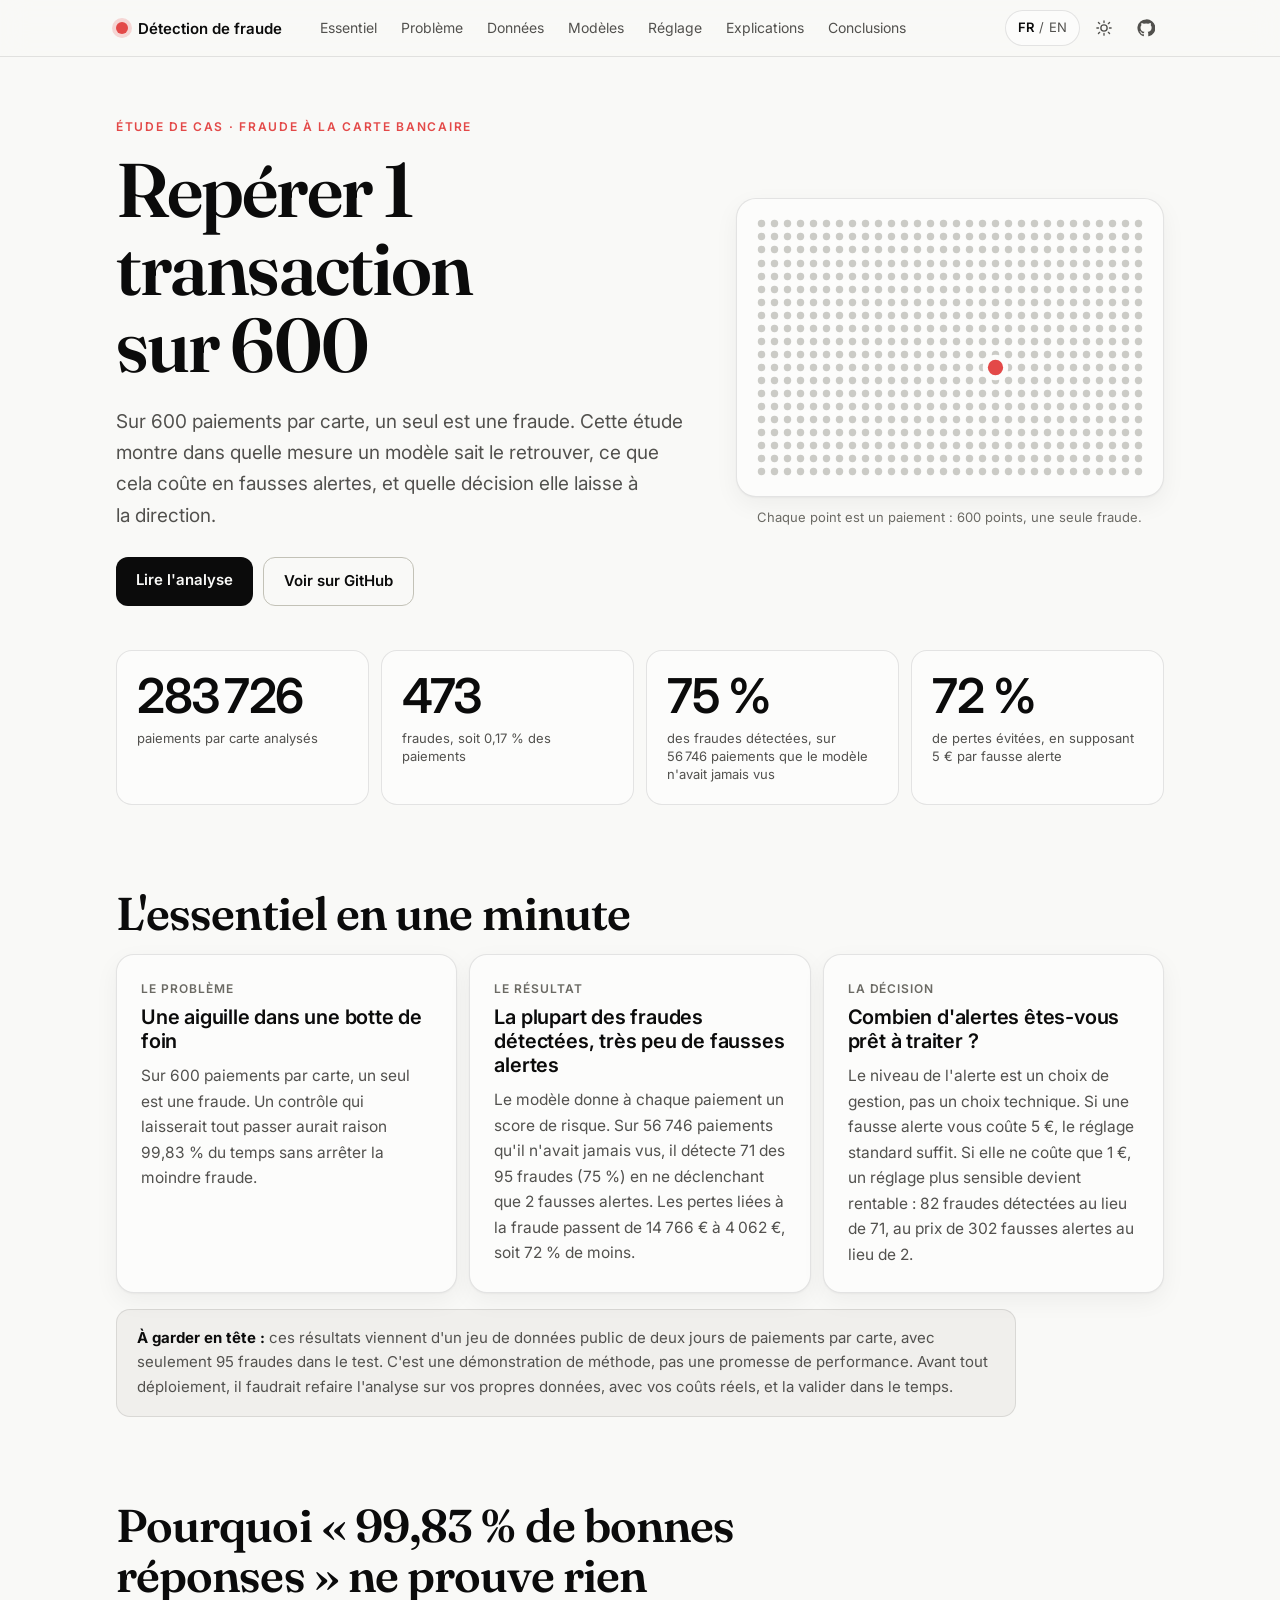
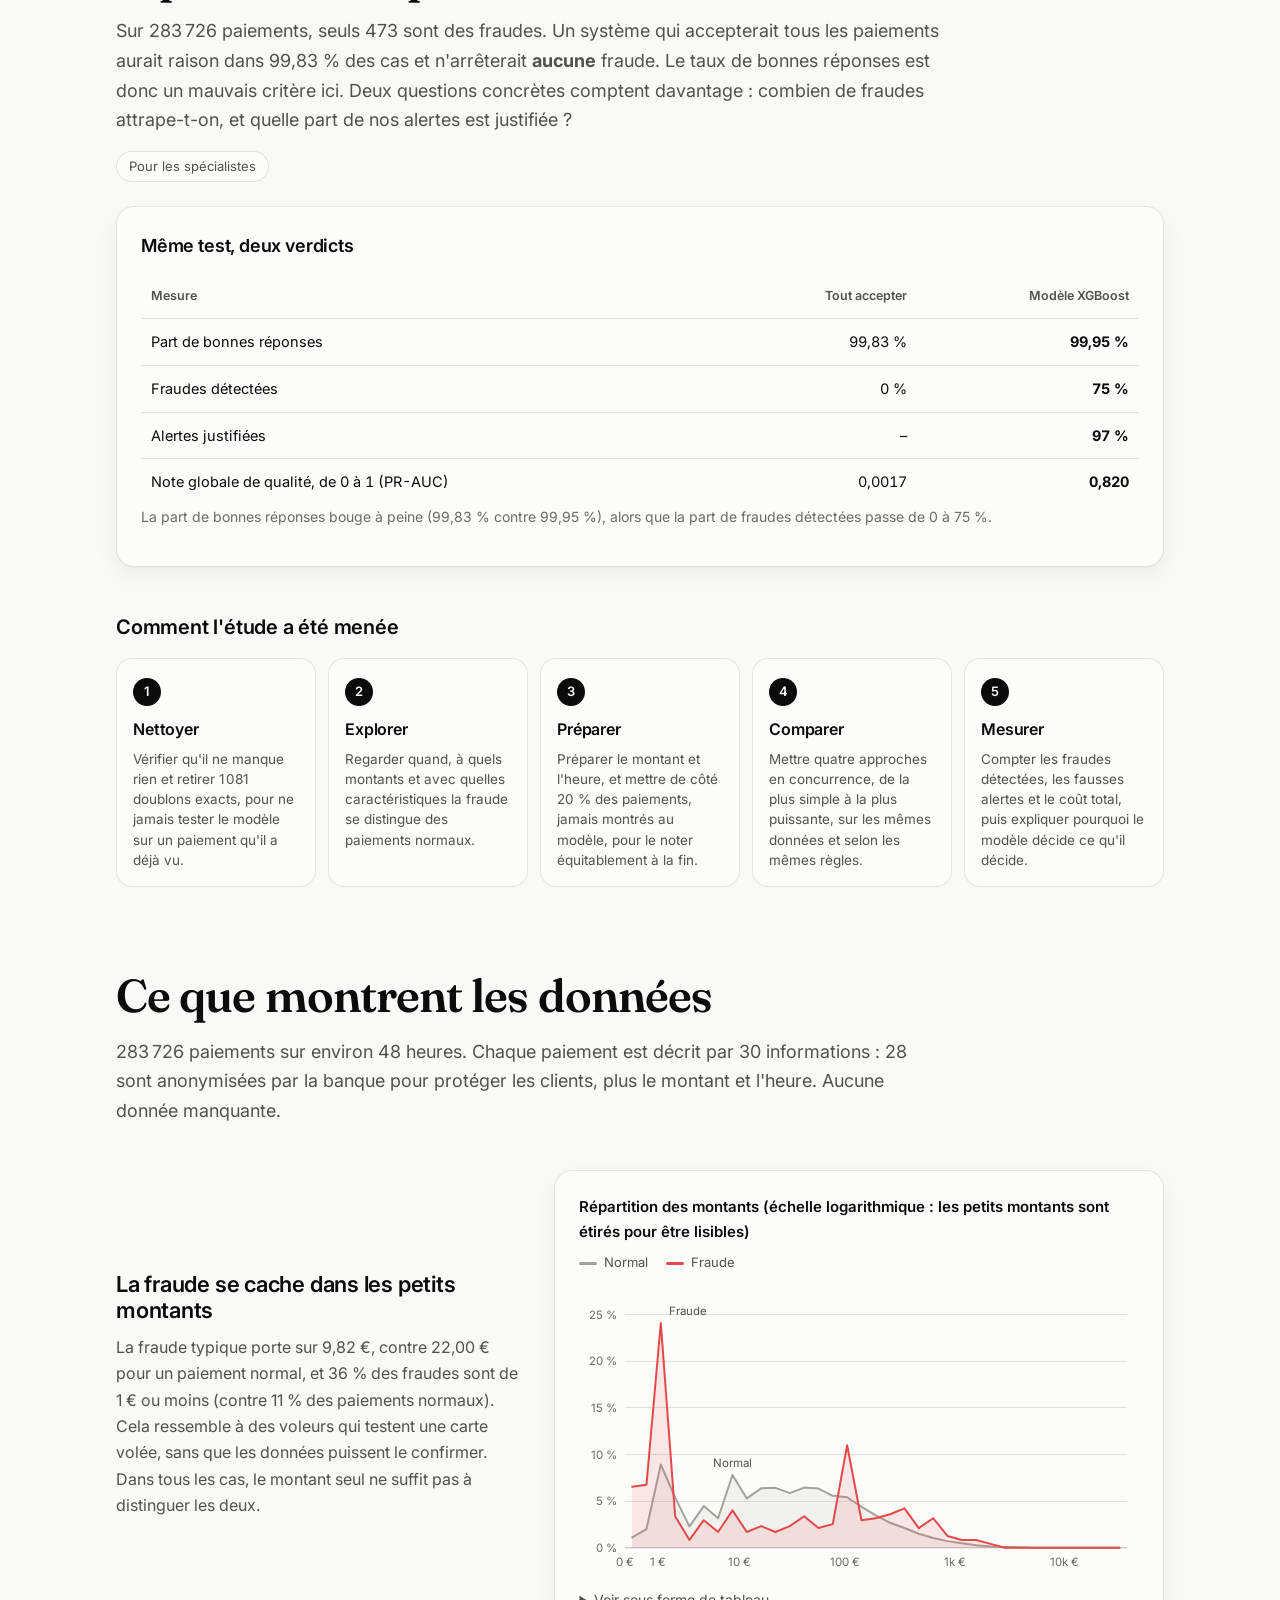
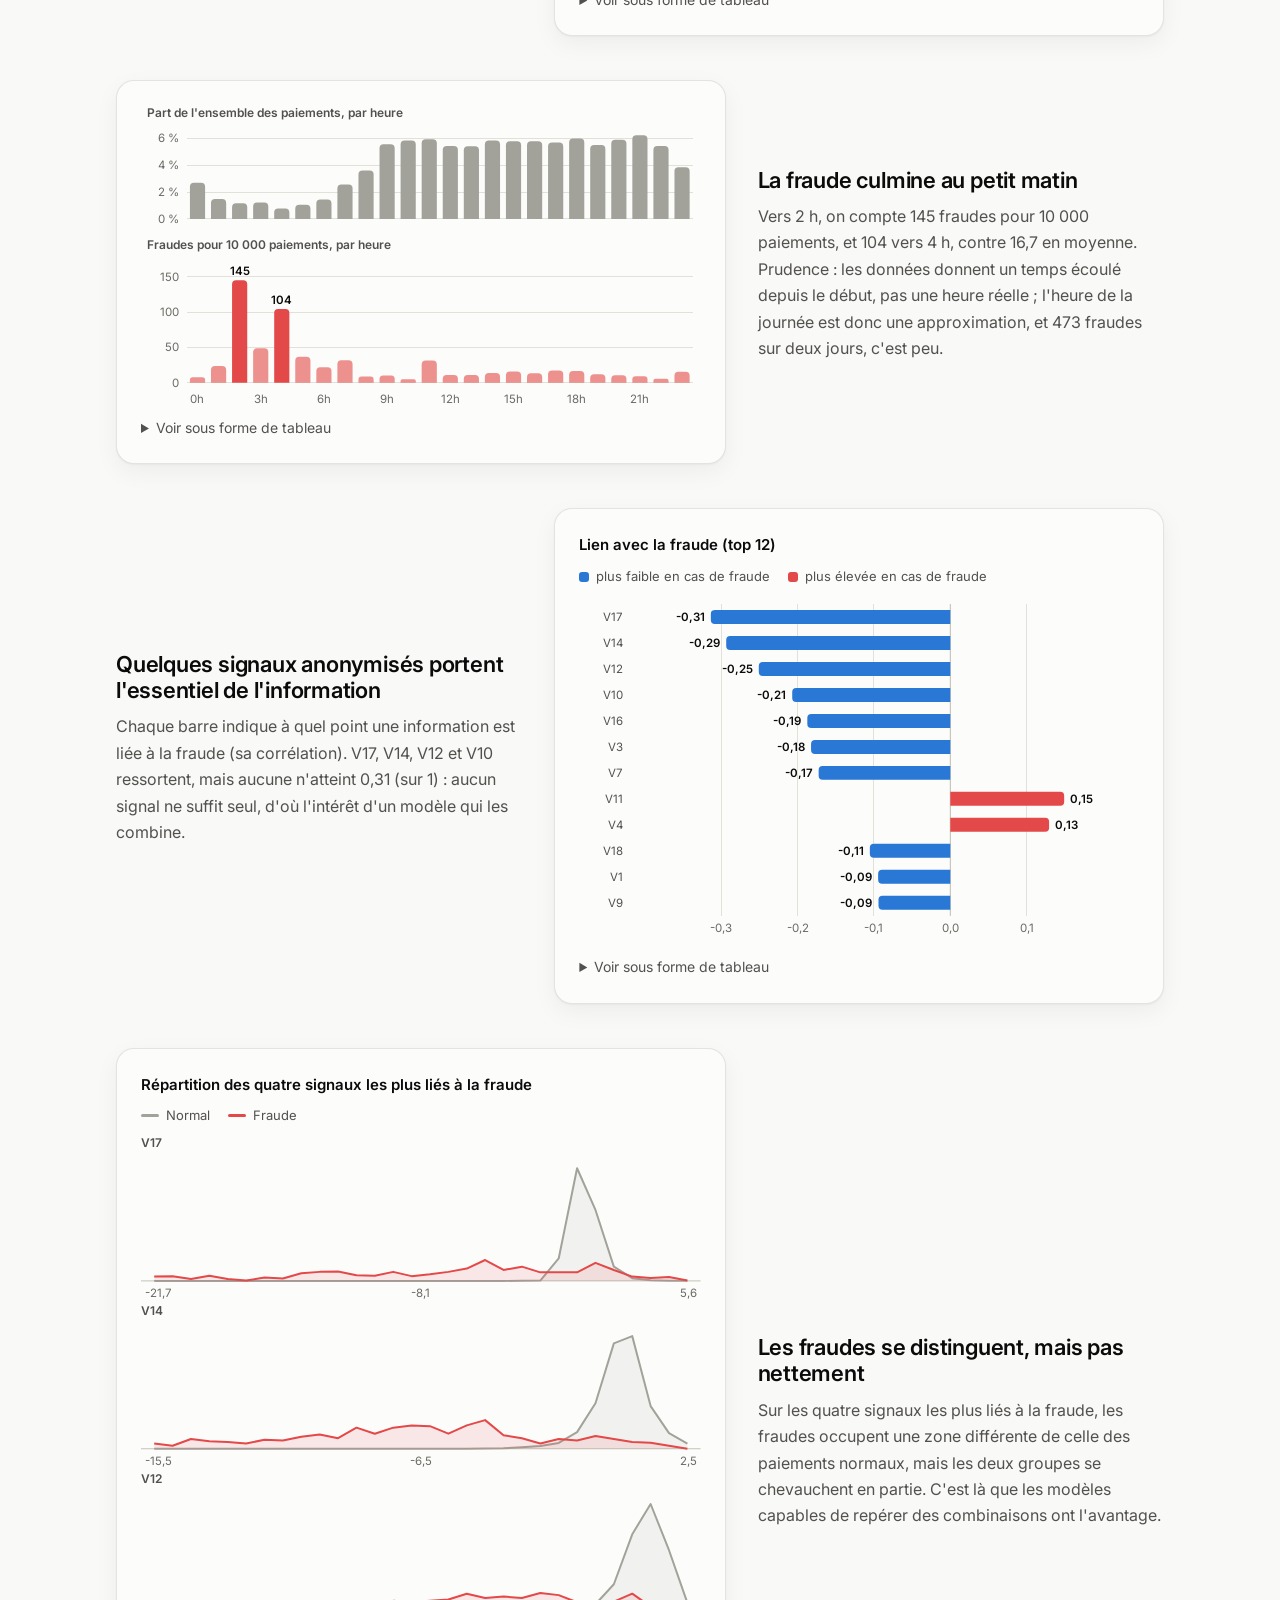
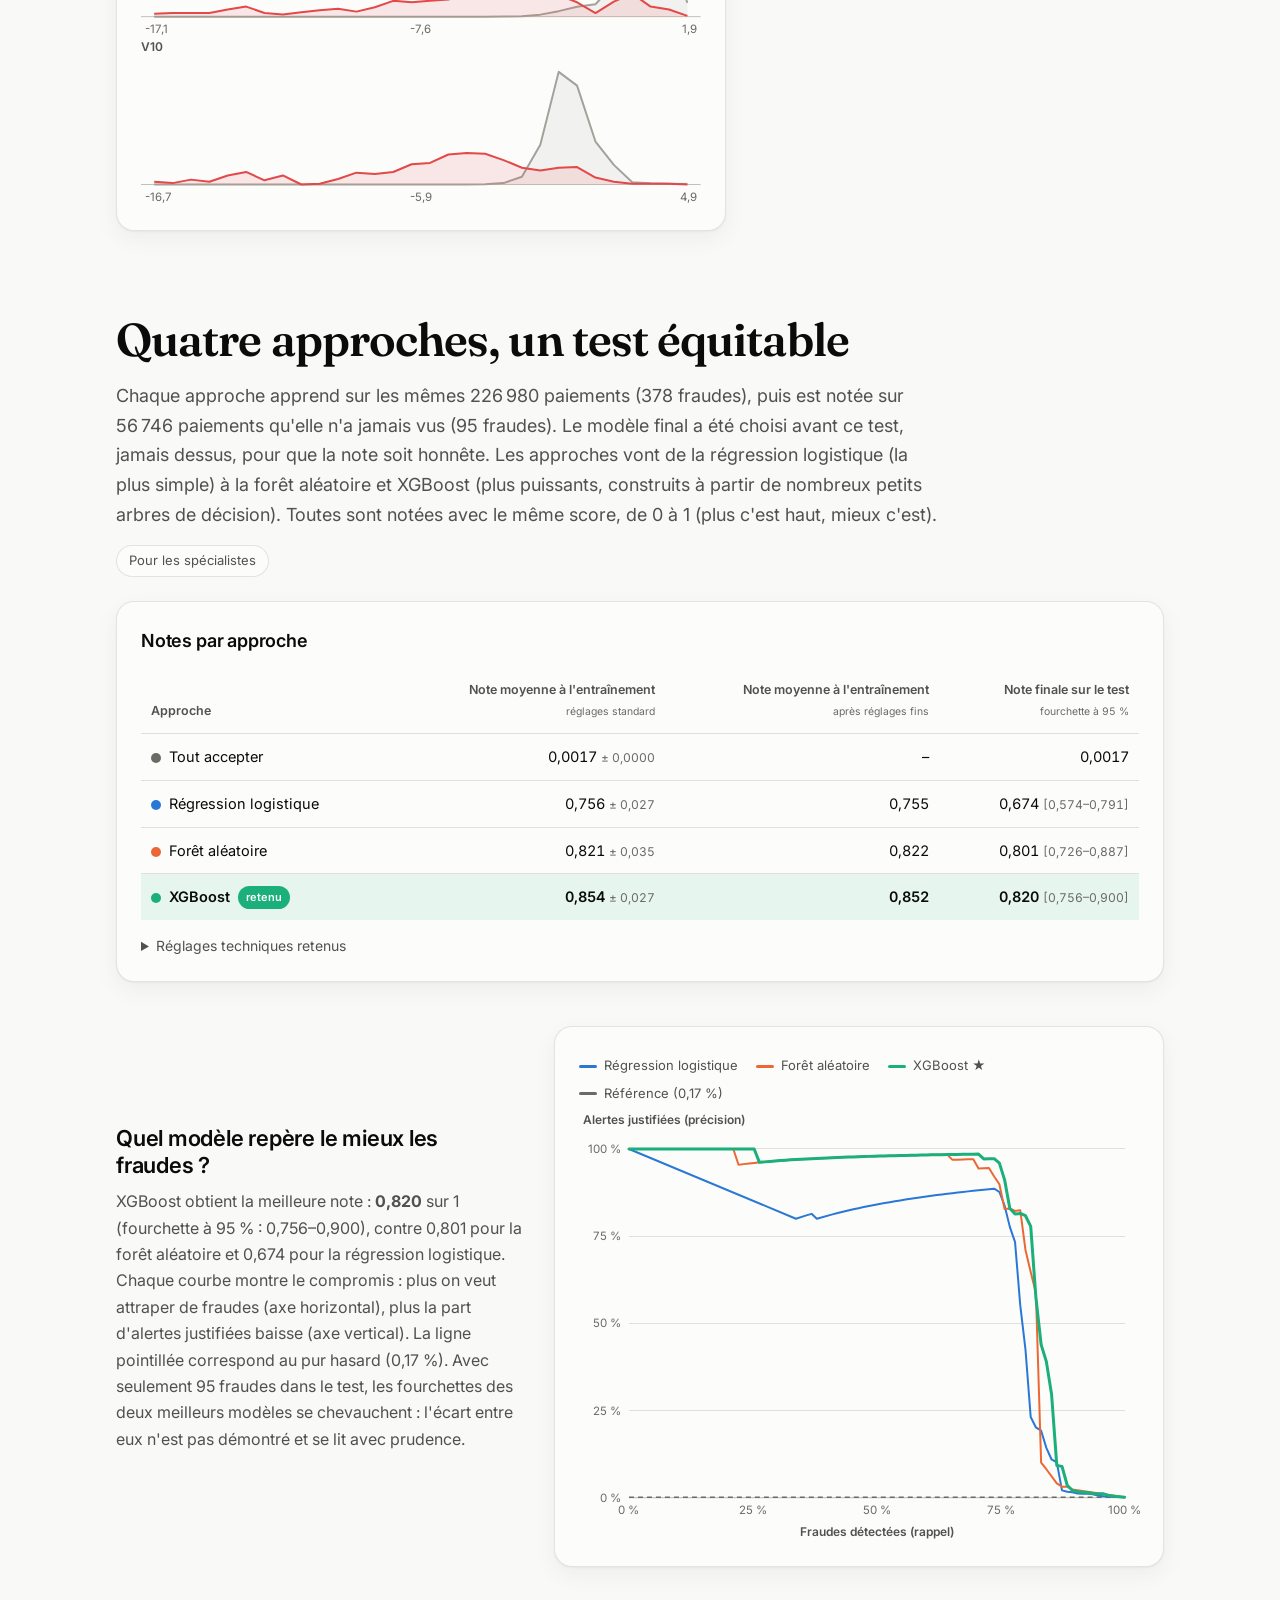
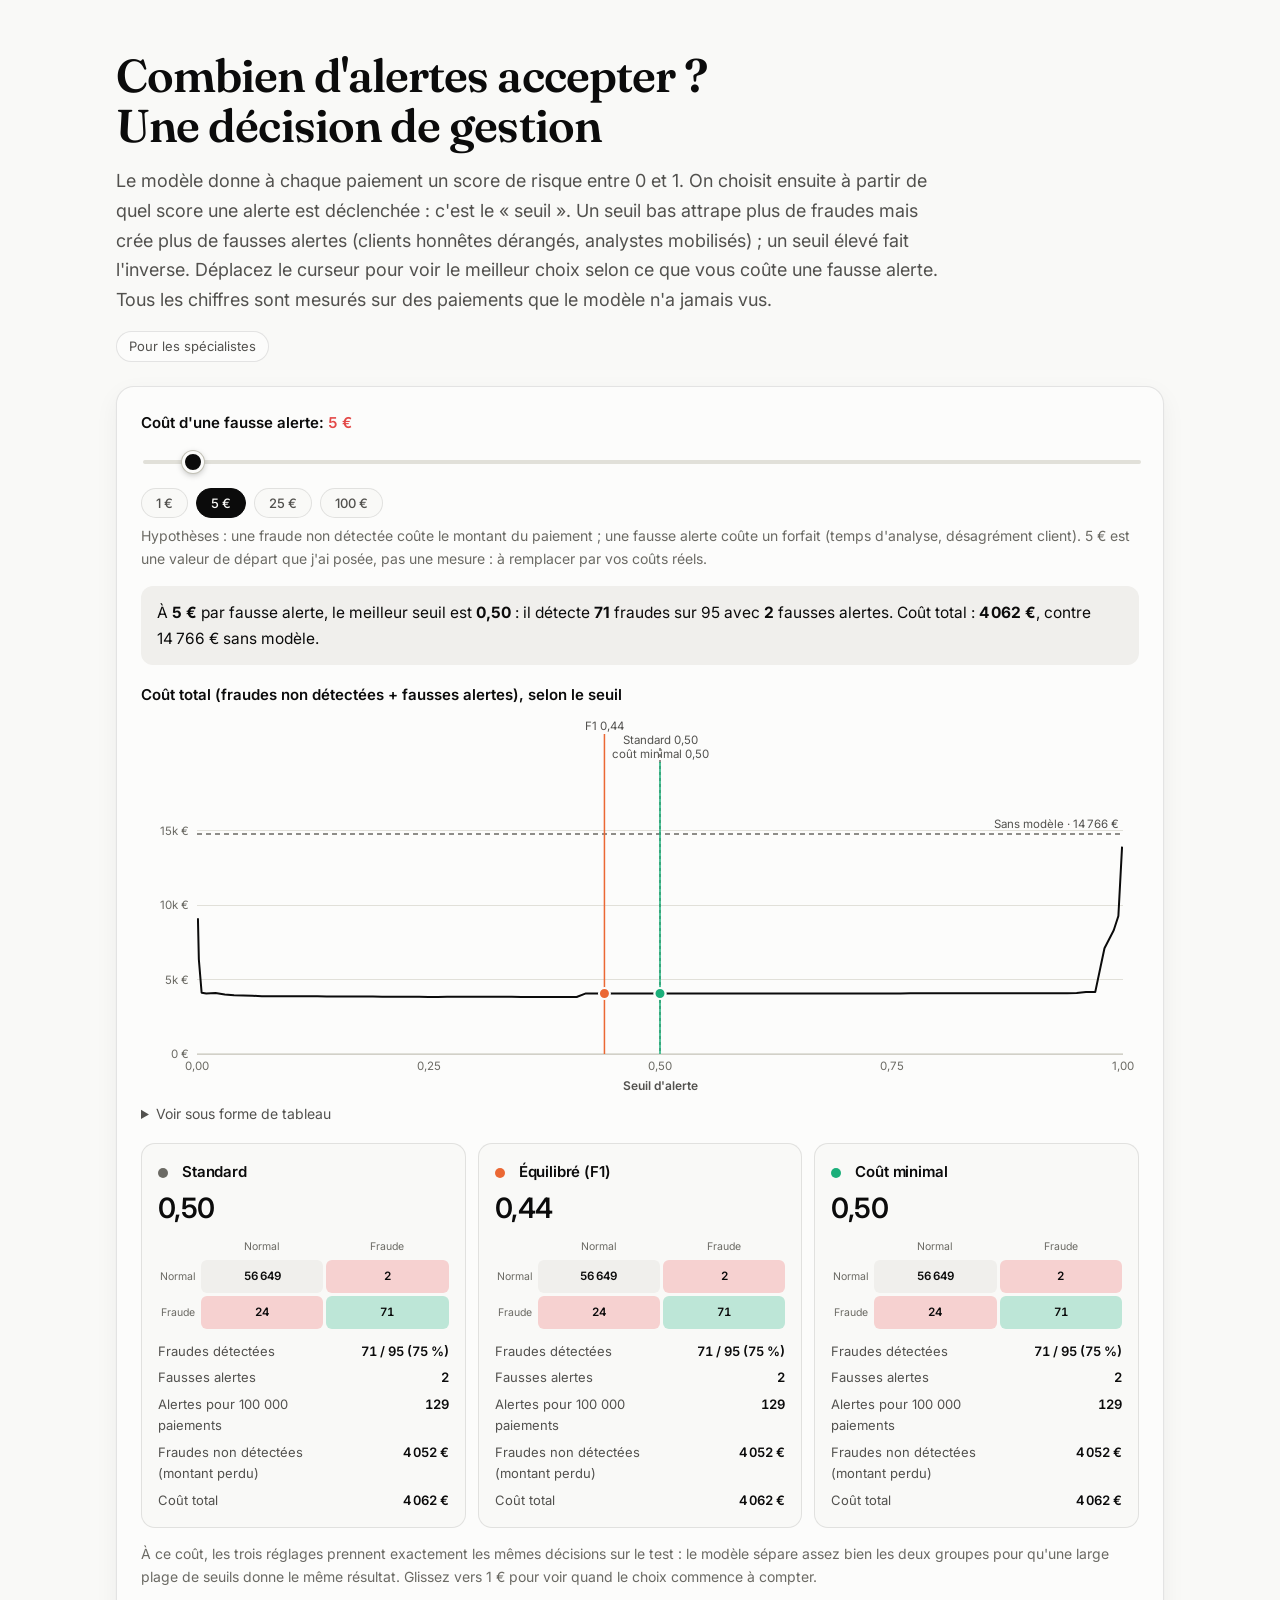
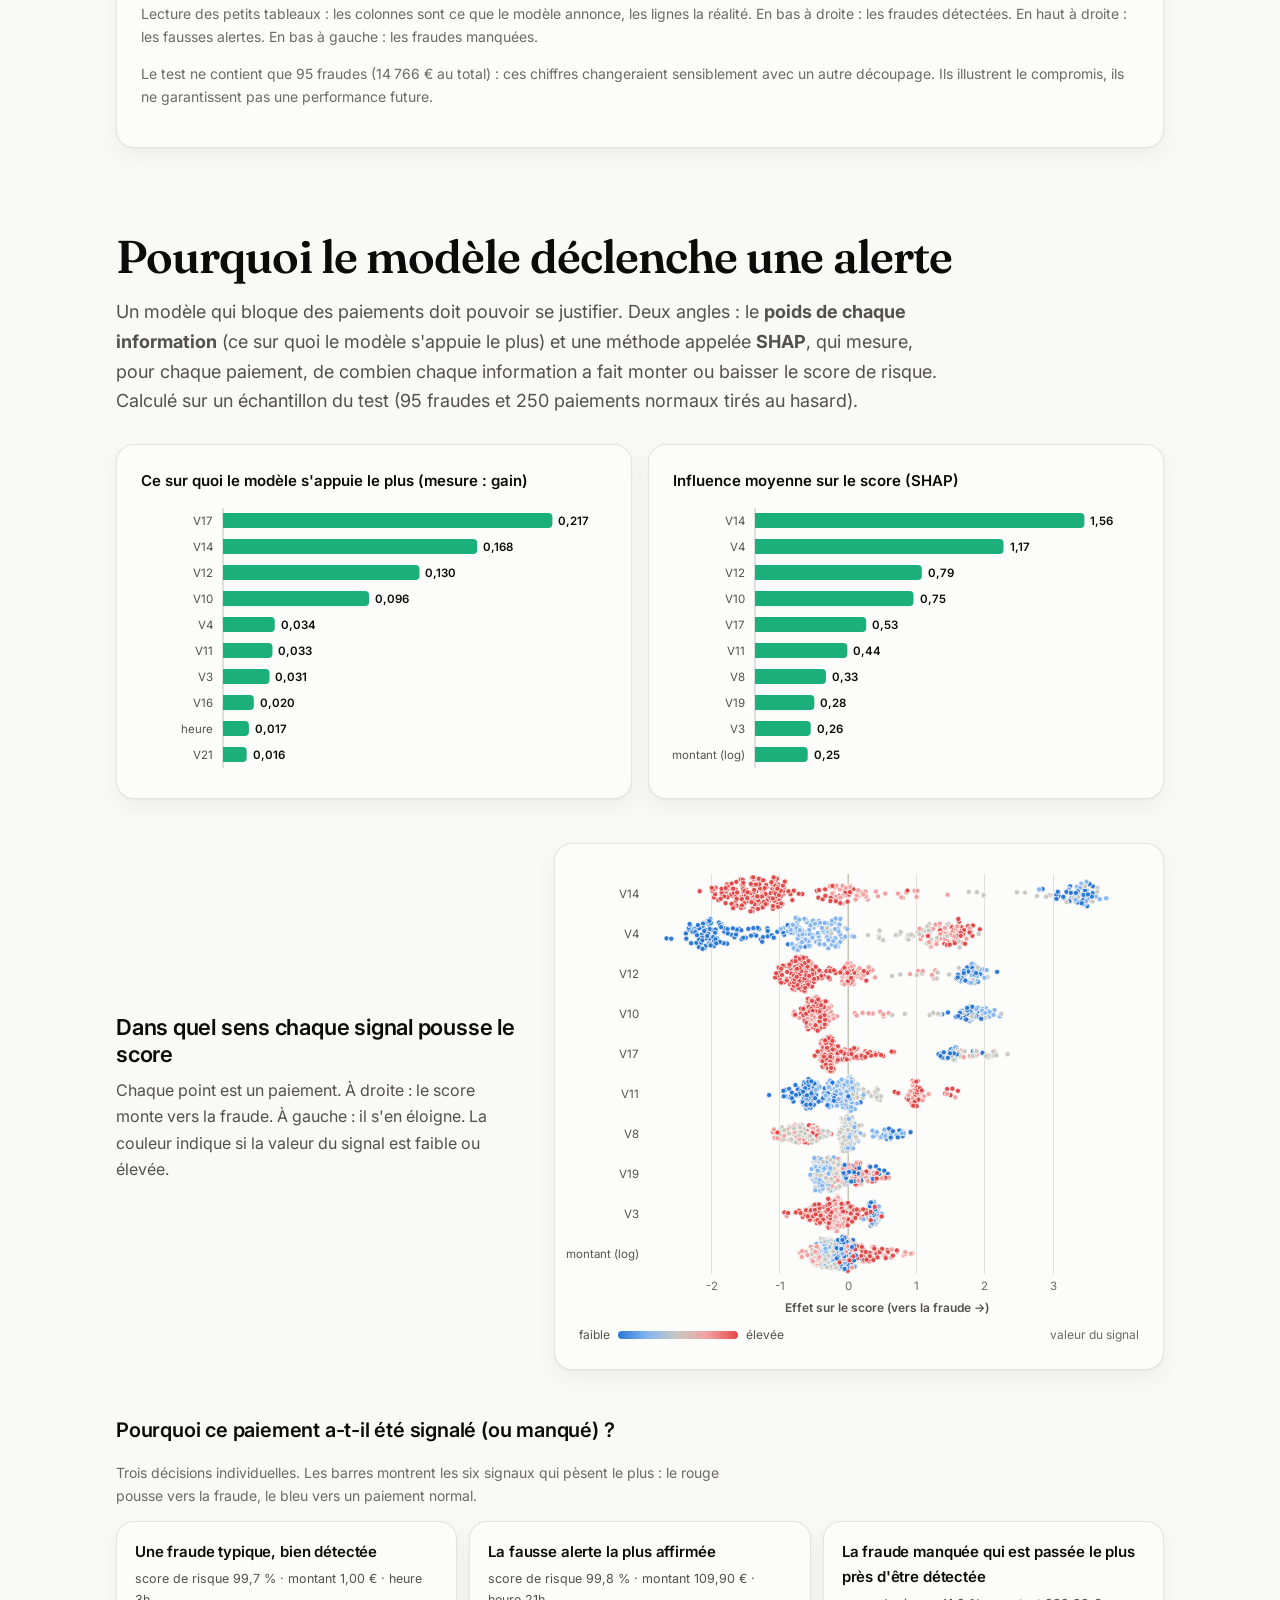
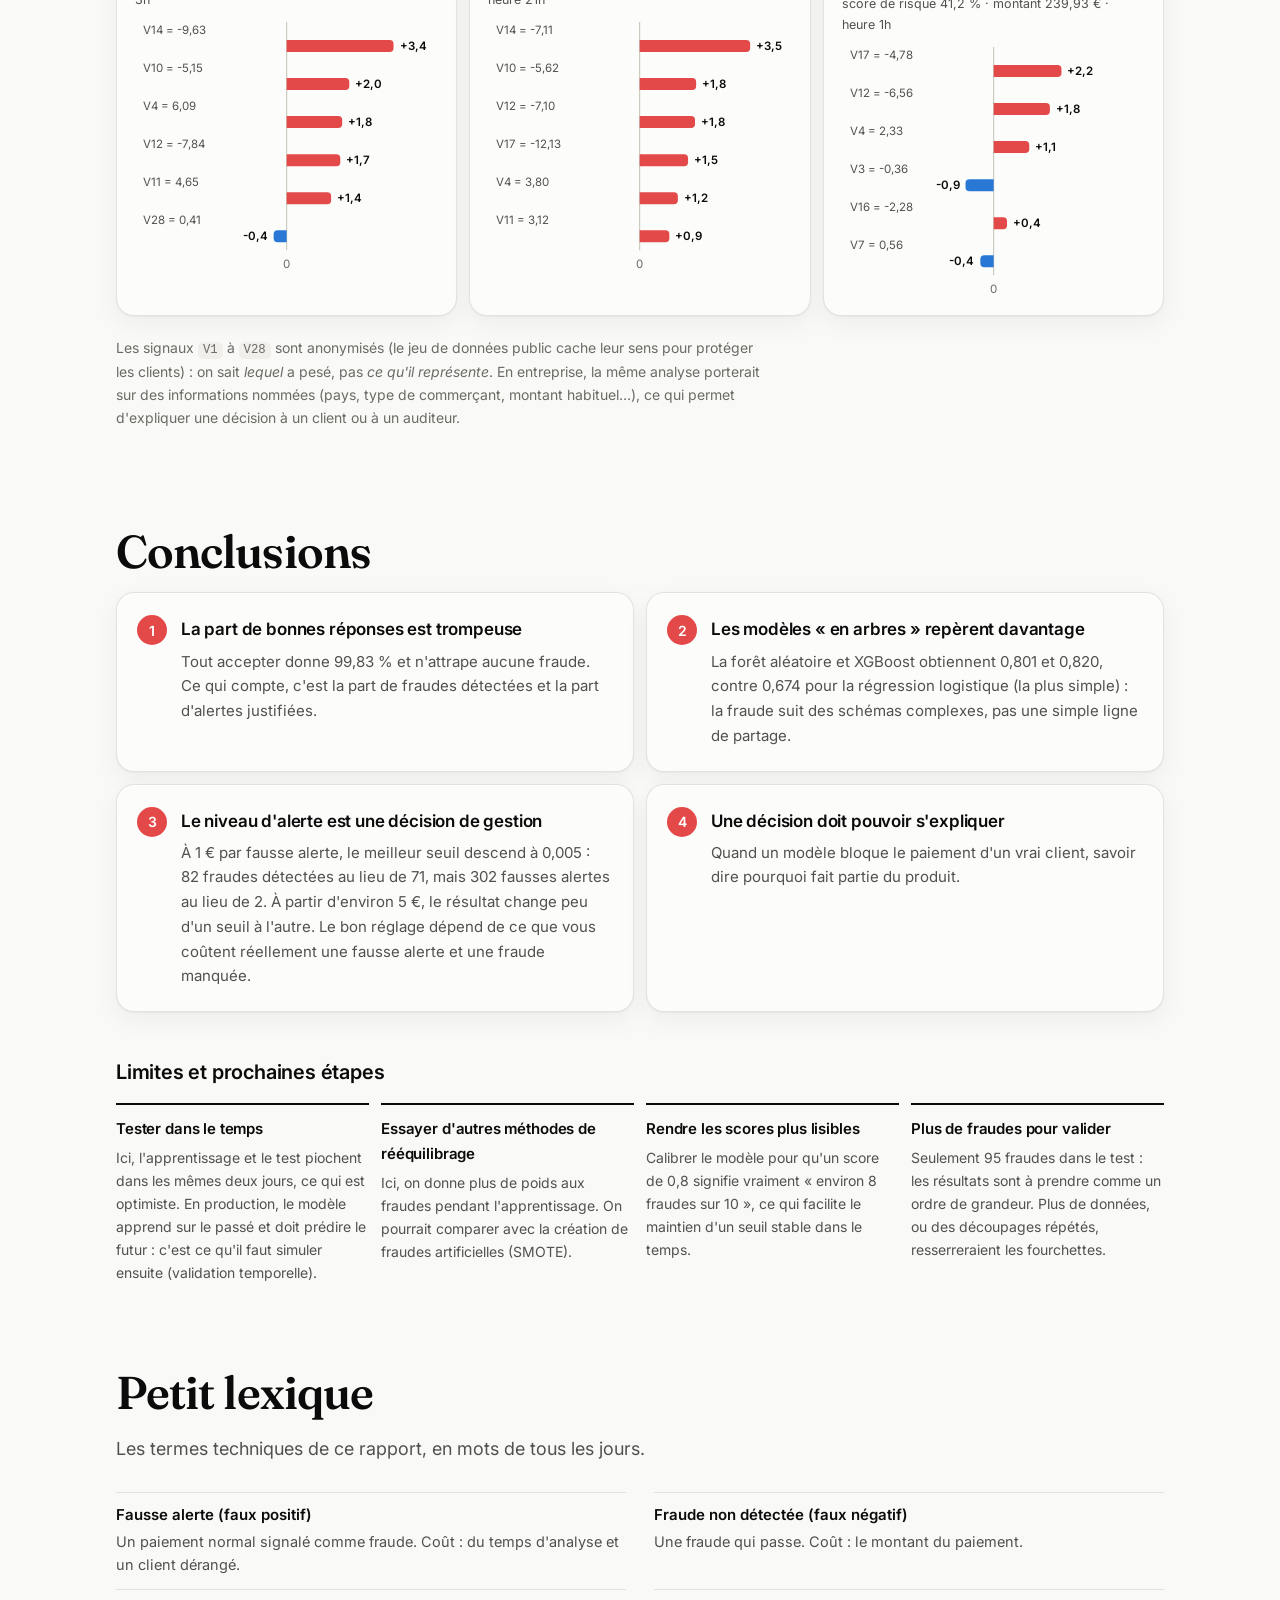
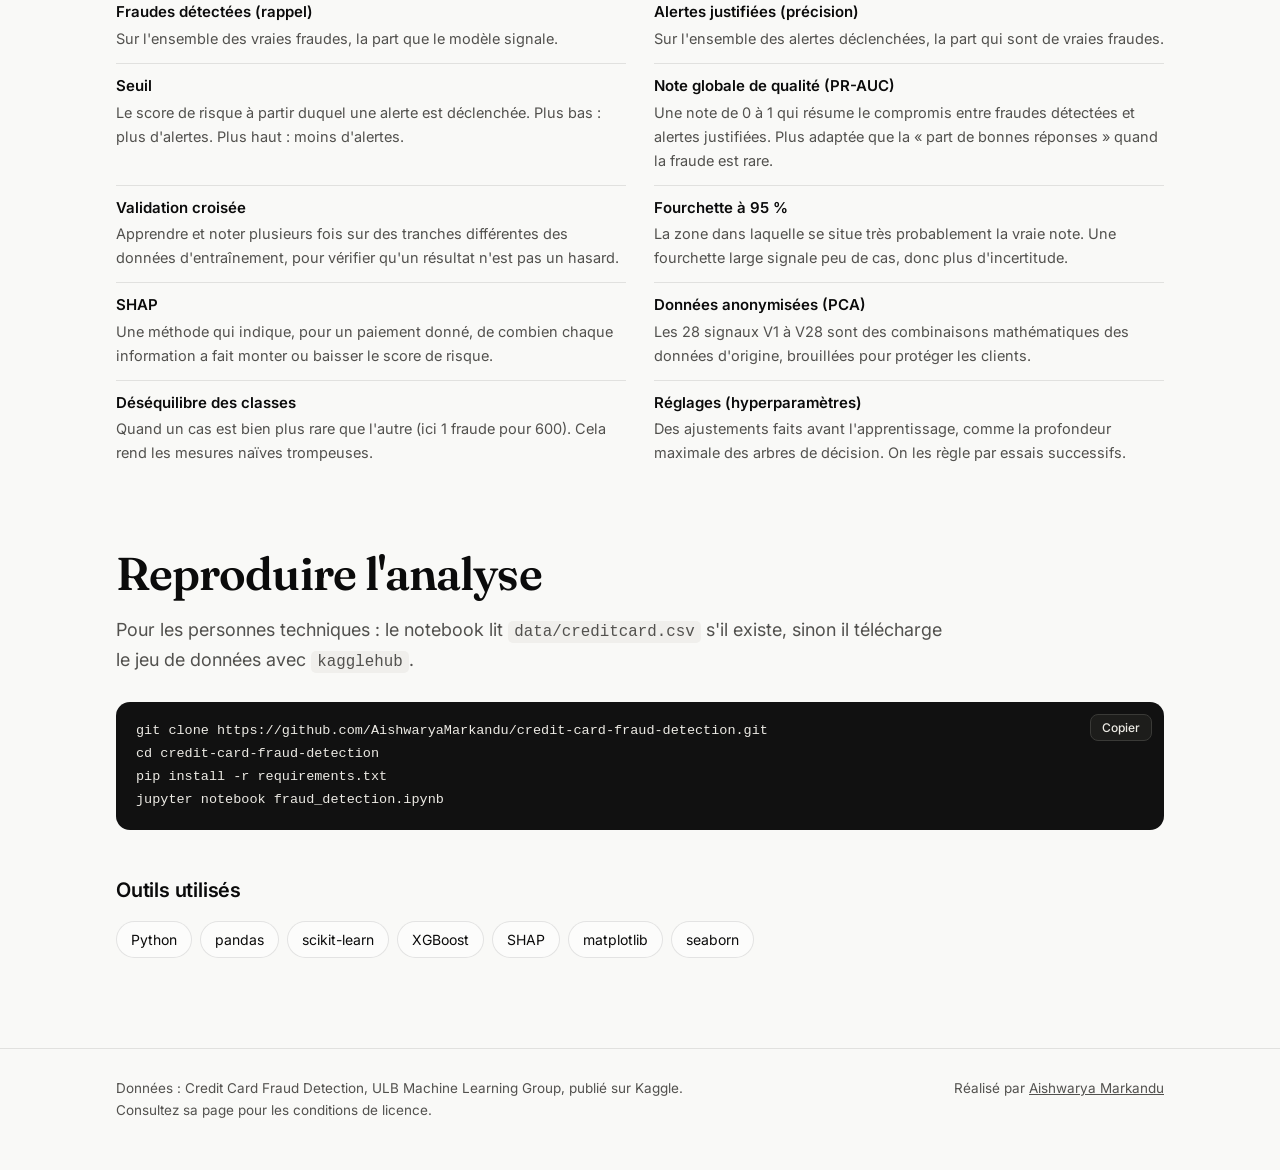
<file: docs/fr/index.html>
<!doctype html>
<html lang="fr">
<head>
<meta charset="utf-8">
<meta name="viewport" content="width=device-width, initial-scale=1">
<title>Détection de fraude à la carte bancaire · Analyse</title>
<meta name="description" content="Dans quelle mesure un modèle sait-il repérer la fraude à la carte quand un seul paiement sur 600 est frauduleux ? Une analyse en langage simple, avec les chiffres, les compromis et la décision qu'elle laisse à la direction. Interactive, bilingue, mode clair et sombre.">
<meta name="color-scheme" content="light dark">
<meta property="og:title" content="Détection de fraude à la carte bancaire · Analyse">
<meta property="og:description" content="Dans quelle mesure un modèle sait-il repérer la fraude à la carte quand un seul paiement sur 600 est frauduleux ? Une analyse en langage simple, avec les chiffres, les compromis et la décision qu'elle laisse à la direction. Interactive, bilingue, mode clair et sombre.">
<meta property="og:type" content="article">
<link rel="alternate" hreflang="en" href="../">
<link rel="alternate" hreflang="fr" href="./">
<link rel="icon" href="data:image/svg+xml,%3Csvg xmlns='http://www.w3.org/2000/svg' viewBox='0 0 32 32'%3E%3Crect width='32' height='32' rx='8' fill='%230d0d0d'/%3E%3Ccircle cx='16' cy='16' r='6' fill='%23e66767'/%3E%3C/svg%3E">
<link rel="preconnect" href="https://fonts.googleapis.com">
<link rel="preconnect" href="https://fonts.gstatic.com" crossorigin>
<link href="https://fonts.googleapis.com/css2?family=Fraunces:opsz,wght@9..144,400;9..144,600&family=Inter:wght@400;500;600&display=swap" rel="stylesheet">
<script>
/* apply the saved theme before first paint */
try { var t = localStorage.getItem('ccf-theme'); if (t === 'light' || t === 'dark') document.documentElement.setAttribute('data-theme', t); } catch (e) {}
</script>
<style>
/* ---------- tokens (light default, dark via OS setting or manual toggle) ---------- */
:root {
  color-scheme: light;
  --page: #f9f9f7; --surface: #fcfcfb; --ink: #0b0b0b; --ink2: #52514e; --muted: #6b6a64;
  --grid: #e1e0d9; --axis: #c3c2b7; --border: rgba(11,11,11,.10); --soft: #f0efec;
  --blue: #2a78d6; --orange: #eb6834; --aqua: #1baf7a; --fraud: #e34948; --legit: #a3a29a;
  --pos: #e34948; --neg: #2a78d6; --mid: #d9d8d2;
  --v0: #2a78d6; --v1: #86b6ef; --v2: #c9c8c1; --v3: #f0a09f; --v4: #e34948;
  --accent: #1c5cab; --accent-ink: #fff; --shadow: 0 1px 2px rgba(11,11,11,.04), 0 8px 24px rgba(11,11,11,.05);
  --good-text: #006300;
}
@media (prefers-color-scheme: dark) {
  :root:where(:not([data-theme="light"])) {
    color-scheme: dark;
    --page: #0d0d0d; --surface: #1a1a19; --ink: #f0efec; --ink2: #c3c2b7; --muted: #a09f98;
    --grid: #2c2c2a; --axis: #383835; --border: rgba(255,255,255,.10); --soft: #232321;
    --blue: #3987e5; --orange: #d95926; --aqua: #199e70; --fraud: #e66767; --legit: #76756d;
    --pos: #e66767; --neg: #3987e5; --mid: #4a4a46;
    --v0: #3987e5; --v1: #2a5d9c; --v2: #55544f; --v3: #a54e4e; --v4: #e66767;
    --accent: #6da7ec; --accent-ink: #0b0b0b; --shadow: 0 1px 2px rgba(0,0,0,.4), 0 8px 24px rgba(0,0,0,.35);
    --good-text: #0ca30c;
  }
}
:root[data-theme="dark"] {
  color-scheme: dark;
  --page: #0d0d0d; --surface: #1a1a19; --ink: #f0efec; --ink2: #c3c2b7; --muted: #a09f98;
  --grid: #2c2c2a; --axis: #383835; --border: rgba(255,255,255,.10); --soft: #232321;
  --blue: #3987e5; --orange: #d95926; --aqua: #199e70; --fraud: #e66767; --legit: #76756d;
  --pos: #e66767; --neg: #3987e5; --mid: #4a4a46;
  --v0: #3987e5; --v1: #2a5d9c; --v2: #55544f; --v3: #a54e4e; --v4: #e66767;
  --accent: #6da7ec; --accent-ink: #0b0b0b; --shadow: 0 1px 2px rgba(0,0,0,.4), 0 8px 24px rgba(0,0,0,.35);
  --good-text: #0ca30c;
}

/* ---------- base ---------- */
* { box-sizing: border-box; }
html { scroll-behavior: smooth; scroll-padding-top: 72px; -webkit-text-size-adjust: 100%; }
body {
  margin: 0; background: var(--page); color: var(--ink);
  font: 400 16px/1.65 Inter, system-ui, -apple-system, "Segoe UI", sans-serif;
  -webkit-font-smoothing: antialiased; text-rendering: optimizeLegibility;
}
h1, h2, h3, h4 { margin: 0; font-weight: 600; letter-spacing: -0.01em; }
h1, h2 { font-family: Fraunces, "Iowan Old Style", Georgia, serif; font-weight: 600; }
p { margin: 0 0 1em; }
a { color: inherit; }
code { font: 500 .88em ui-monospace, SFMono-Regular, Menlo, Consolas, monospace; background: var(--soft); padding: .12em .4em; border-radius: 5px; }
small { font-weight: 400; color: var(--muted); }
.wrap { width: 100%; max-width: 1080px; margin: 0 auto; padding: 0 16px; }
.skip { position: absolute; left: -999px; top: 8px; background: var(--ink); color: var(--page); padding: 8px 14px; border-radius: 8px; z-index: 100; }
.skip:focus { left: 8px; }
:focus-visible { outline: 2px solid var(--accent); outline-offset: 2px; border-radius: 6px; }

/* ---------- top bar ---------- */
.bar { position: sticky; top: 0; z-index: 50; backdrop-filter: saturate(1.4) blur(14px); -webkit-backdrop-filter: saturate(1.4) blur(14px);
  background: color-mix(in srgb, var(--page) 80%, transparent); border-bottom: 1px solid var(--border); }
.bar-in { max-width: 1080px; margin: 0 auto; padding: 0 16px; height: 56px; display: flex; align-items: center; gap: 20px; }
.brand { display: flex; align-items: center; gap: 10px; font: 600 15px/1 Inter, sans-serif; text-decoration: none; white-space: nowrap; }
.brand-dot { width: 12px; height: 12px; border-radius: 50%; background: var(--fraud); box-shadow: 0 0 0 4px color-mix(in srgb, var(--fraud) 20%, transparent); }
.nav { display: flex; gap: 4px; margin-left: 8px; flex: 1; }
.nav a { text-decoration: none; font-size: 14px; color: var(--ink2); padding: 6px 10px; border-radius: 8px; transition: background .15s, color .15s; }
.nav a:hover { background: var(--soft); color: var(--ink); }
.tools { display: flex; align-items: center; gap: 6px; margin-left: auto; }
.pill { display: inline-flex; gap: 5px; align-items: center; font-size: 13px; text-decoration: none; padding: 6px 12px; border-radius: 999px; border: 1px solid var(--border); color: var(--ink2); background: var(--surface); }
.pill b { color: var(--ink); font-weight: 600; }
.pill:hover { border-color: var(--axis); }
.icon-btn { width: 36px; height: 36px; display: inline-grid; place-items: center; border-radius: 10px; border: 0; background: transparent; color: var(--ink2); cursor: pointer; }
.icon-btn:hover { background: var(--soft); color: var(--ink); }
.i-moon { display: none; }
:root[data-theme="dark"] .i-sun { display: none; } :root[data-theme="dark"] .i-moon { display: block; }
@media (prefers-color-scheme: dark) { :root:where(:not([data-theme="light"])) .i-sun { display: none; } :root:where(:not([data-theme="light"])) .i-moon { display: block; } }
@media (max-width: 900px) { .nav { display: none; } }

/* ---------- hero ---------- */
.hero { display: grid; grid-template-columns: 1.15fr .85fr; gap: 40px; align-items: center; padding-top: 64px; padding-bottom: 32px; }
.eyebrow { font: 600 12px/1 Inter, sans-serif; letter-spacing: .14em; text-transform: uppercase; color: var(--fraud); margin-bottom: 18px; }
.hero h1 { font-size: clamp(40px, 6.4vw, 76px); line-height: 1.02; letter-spacing: -0.025em; margin-bottom: 22px; text-wrap: balance; }
.lead { font-size: 19px; color: var(--ink2); max-width: 36em; text-wrap: pretty; }
.hero-cta { display: flex; gap: 10px; flex-wrap: wrap; margin-top: 26px; }
.btn { display: inline-block; text-decoration: none; font-weight: 600; font-size: 15px; padding: 11px 20px; border-radius: 12px; background: var(--ink); color: var(--page); transition: transform .15s; }
.btn:hover { transform: translateY(-1px); }
.btn.ghost { background: transparent; color: var(--ink); border: 1px solid var(--axis); }
.waffle-fig { margin: 0; }
.waffle { display: grid; grid-template-columns: repeat(30, 1fr); gap: 4px; padding: 20px; background: var(--surface); border: 1px solid var(--border); border-radius: 20px; box-shadow: var(--shadow); }
.waffle i { aspect-ratio: 1; border-radius: 50%; background: var(--legit); opacity: .55; transform: scale(.82); }
.waffle i.f { background: var(--fraud); opacity: 1; transform: scale(1.7); position: relative; z-index: 2; box-shadow: 0 0 0 3px var(--surface); animation: pulse 2.4s ease-in-out infinite; }
@keyframes pulse { 50% { box-shadow: 0 0 0 3px var(--surface), 0 0 0 9px color-mix(in srgb, var(--fraud) 25%, transparent); } }
.waffle-fig figcaption { font-size: 13px; color: var(--muted); margin-top: 10px; text-align: center; }
@media (max-width: 860px) { .hero { grid-template-columns: 1fr; gap: 28px; padding-top: 36px; } .waffle { padding: 14px; gap: 3px; } }

/* ---------- KPIs ---------- */
.kpis { display: grid; grid-template-columns: repeat(4, 1fr); gap: 12px; margin-top: 12px; }
.kpi { background: var(--surface); border: 1px solid var(--border); border-radius: 16px; padding: 20px; }
.kpi-v { font: 600 clamp(30px, 4.4vw, 48px)/1.05 Inter, system-ui, sans-serif; letter-spacing: -0.03em; }
.kpi-fraud { color: var(--ink); }
.kpi-l { font-size: 13px; color: var(--ink2); margin-top: 8px; line-height: 1.4; }
@media (max-width: 820px) { .kpis { grid-template-columns: 1fr 1fr; } }

/* ---------- sections ---------- */
.sec { padding-top: 84px; }
.sec h2 { font-size: clamp(30px, 4.2vw, 46px); line-height: 1.08; letter-spacing: -0.02em; margin-bottom: 16px; text-wrap: balance; }
.lead2 { font-size: 18px; color: var(--ink2); max-width: 46em; margin-bottom: 28px; text-wrap: pretty; }
.sub { font-size: 20px; margin: 44px 0 14px; }
.note { font-size: 14px; color: var(--muted); }
.note.wide { max-width: 46em; }
.card { background: var(--surface); border: 1px solid var(--border); border-radius: 18px; padding: 24px; box-shadow: var(--shadow); }
.card h3 { font-size: 18px; margin-bottom: 14px; }

.story { display: grid; grid-template-columns: .8fr 1.2fr; gap: 32px; align-items: center; margin-top: 44px; }
.story.rev { grid-template-columns: 1.2fr .8fr; }
.story.rev .story-t { order: 2; }
.story-t h3 { font-size: 22px; margin-bottom: 10px; line-height: 1.2; }
.story-t p { color: var(--ink2); }
@media (max-width: 860px) { .story, .story.rev { grid-template-columns: 1fr; gap: 16px; } .story.rev .story-t { order: 0; } }
.duo { display: grid; grid-template-columns: 1fr 1fr; gap: 16px; margin-bottom: 8px; }
@media (max-width: 760px) { .duo { grid-template-columns: 1fr; } }

/* ---------- workflow ---------- */
.flow { list-style: none; padding: 0; margin: 0; display: grid; grid-template-columns: repeat(5, 1fr); gap: 12px; counter-reset: s; }
.flow li { position: relative; background: var(--surface); border: 1px solid var(--border); border-radius: 16px; padding: 18px 16px 16px; }
.flow-n { display: inline-grid; place-items: center; width: 28px; height: 28px; border-radius: 50%; background: var(--ink); color: var(--page); font-weight: 600; font-size: 13px; margin-bottom: 10px; }
.flow h4 { font-size: 16px; margin-bottom: 6px; }
.flow p { font-size: 13.5px; color: var(--ink2); line-height: 1.5; margin: 0; }
@media (max-width: 980px) { .flow { grid-template-columns: 1fr 1fr; } }
@media (max-width: 560px) { .flow { grid-template-columns: 1fr; } }

/* ---------- tables ---------- */
table { width: 100%; border-collapse: collapse; font-size: 14.5px; }
th, td { padding: 11px 10px; text-align: right; border-bottom: 1px solid var(--grid); font-variant-numeric: tabular-nums; }
th:first-child, td:first-child { text-align: left; }
th { font-weight: 600; font-size: 12.5px; color: var(--ink2); vertical-align: bottom; }
tr:last-child td { border-bottom: 0; }
tr.hl td { background: color-mix(in srgb, var(--aqua) 9%, transparent); font-weight: 600; }
.badge { display: inline-block; font-size: 11px; font-weight: 600; padding: 2px 8px; border-radius: 999px; background: var(--aqua); color: #fff; margin-left: 8px; vertical-align: 1px; }
.tw { overflow-x: auto; }
.tw table.wide { min-width: 560px; }
.dot { display: inline-block; width: 10px; height: 10px; border-radius: 50%; margin-right: 8px; vertical-align: -1px; }
details { margin-top: 14px; }
summary { cursor: pointer; font-size: 14px; color: var(--ink2); }
.params table { margin-top: 10px; font-size: 13px; }
.params td:last-child { text-align: left; font-family: ui-monospace, Menlo, monospace; font-size: 12px; color: var(--ink2); }

/* ---------- charts ---------- */
.chart { margin: 0; }
figure.chart figcaption { font-weight: 600; font-size: 15px; margin-bottom: 8px; }
.explorer figure.chart figcaption { margin-top: 18px; }
.legend { display: flex; flex-wrap: wrap; gap: 6px 18px; font-size: 13px; color: var(--ink2); margin: 4px 0 8px; }
.legend span { display: inline-flex; align-items: center; gap: 7px; }
.legend i { width: 18px; height: 3px; border-radius: 2px; display: inline-block; }
.legend i.sq { width: 10px; height: 10px; border-radius: 3px; }
.plot svg { display: block; width: 100%; height: auto; overflow: visible; }
.plot text { font: 400 11.5px Inter, system-ui, sans-serif; fill: var(--muted); }
.plot text.lbl { fill: var(--ink2); }
.plot text.val { fill: var(--ink); font-weight: 600; }
.plot text.ttl { fill: var(--ink2); font-weight: 600; font-size: 12px; }
.grid line { stroke: var(--grid); stroke-width: 1; shape-rendering: crispEdges; }
.axis line, .axis path { stroke: var(--axis); stroke-width: 1; fill: none; shape-rendering: crispEdges; }
.s-legit { stroke: var(--legit); } .s-fraud { stroke: var(--fraud); }
.f-legit { fill: var(--legit); } .f-fraud { fill: var(--fraud); }
.s-blue { stroke: var(--blue); } .s-orange { stroke: var(--orange); } .s-aqua { stroke: var(--aqua); } .s-base { stroke: var(--muted); }
.f-blue { fill: var(--blue); } .f-orange { fill: var(--orange); } .f-aqua { fill: var(--aqua); }
.f-pos { fill: var(--pos); } .f-neg { fill: var(--neg); }
.bg-legit { background: var(--legit); } .bg-fraud { background: var(--fraud); } .bg-blue { background: var(--blue); } .bg-orange { background: var(--orange); } .bg-aqua { background: var(--aqua); } .bg-base { background: var(--muted); }
.v0 { fill: var(--v0); } .v1 { fill: var(--v1); } .v2 { fill: var(--v2); } .v3 { fill: var(--v3); } .v4 { fill: var(--v4); }
.draw { stroke-dasharray: var(--len); stroke-dashoffset: var(--len); animation: draw 1.4s cubic-bezier(.2,.7,.2,1) forwards; }
@keyframes draw { to { stroke-dashoffset: 0; } }
.hit { fill: transparent; cursor: crosshair; }
.hover-line { stroke: var(--axis); stroke-width: 1; pointer-events: none; }
.bee-pt { stroke: var(--surface); stroke-width: .8; }
.bee-pt:hover { stroke: var(--ink); stroke-width: 1.5; }
.bee-key { display: flex; align-items: center; gap: 8px; font-size: 12px; color: var(--ink2); margin-top: 8px; }
.bee-key i { width: 120px; height: 8px; border-radius: 4px; background: linear-gradient(90deg, var(--v0), var(--v1), var(--v2), var(--v3), var(--v4)); }
.bee-key em { margin-left: auto; font-style: normal; color: var(--muted); }
.tbl { margin-top: 6px; }
.tbl details { margin: 0; } .tbl table { font-size: 12.5px; margin-top: 8px; } .tbl th, .tbl td { padding: 6px 8px; }
.tbl .tw { max-height: 280px; overflow: auto; }

#tip { position: fixed; z-index: 80; left: 0; top: 0; pointer-events: none; opacity: 0; transform: translate(-9999px, -9999px);
  background: var(--ink); color: var(--page); font-size: 12.5px; line-height: 1.45; padding: 8px 11px; border-radius: 10px; max-width: 260px; box-shadow: 0 6px 20px rgba(0,0,0,.25); transition: opacity .12s; }
#tip b { font-weight: 600; } #tip .row { display: flex; gap: 8px; align-items: center; } #tip .sw { width: 8px; height: 8px; border-radius: 50%; flex: none; }

/* ---------- explorer ---------- */
.ctrl { display: grid; gap: 10px; }
.ctrl label { font-weight: 600; font-size: 15px; }
.ctrl output { font-variant-numeric: tabular-nums; color: var(--fraud); font-weight: 600; }
input[type=range] { -webkit-appearance: none; appearance: none; width: 100%; height: 28px; background: transparent; cursor: pointer; }
input[type=range]::-webkit-slider-runnable-track { height: 4px; border-radius: 2px; background: var(--grid); }
input[type=range]::-moz-range-track { height: 4px; border-radius: 2px; background: var(--grid); }
input[type=range]::-webkit-slider-thumb { -webkit-appearance: none; width: 22px; height: 22px; margin-top: -9px; border-radius: 50%; background: var(--ink); border: 3px solid var(--surface); box-shadow: 0 0 0 1px var(--axis), 0 2px 6px rgba(0,0,0,.25); }
input[type=range]::-moz-range-thumb { width: 18px; height: 18px; border-radius: 50%; background: var(--ink); border: 3px solid var(--surface); box-shadow: 0 0 0 1px var(--axis); }
.chips { display: flex; gap: 8px; flex-wrap: wrap; }
.chip { border: 1px solid var(--border); background: var(--page); color: var(--ink2); font: 500 13px Inter, sans-serif; padding: 6px 14px; border-radius: 999px; cursor: pointer; }
.chip:hover { border-color: var(--axis); } .chip[aria-pressed=true] { background: var(--ink); color: var(--page); border-color: var(--ink); }
.assump { margin: 6px 0 0; }
.live { margin: 16px 0 0; padding: 14px 16px; border-radius: 12px; background: var(--soft); font-size: 15.5px; color: var(--ink); }
.ops { display: grid; grid-template-columns: repeat(3, 1fr); gap: 12px; margin: 18px 0 14px; }
.op { border: 1px solid var(--border); border-radius: 14px; padding: 16px; background: var(--page); position: relative; }
.op.best { border-color: var(--aqua); box-shadow: 0 0 0 1px var(--aqua) inset; }
.op h4 { font-size: 15px; display: flex; align-items: center; gap: 6px; flex-wrap: wrap; }
.op .t { font: 600 28px/1.1 Inter, sans-serif; letter-spacing: -0.02em; margin: 8px 0 12px; }
.cm { display: grid; grid-template-columns: auto 1fr 1fr; gap: 3px; font-size: 11.5px; margin-bottom: 12px; }
.cm div { padding: 7px 4px; text-align: center; border-radius: 6px; font-variant-numeric: tabular-nums; }
.cm .h { color: var(--muted); padding: 2px; font-size: 10.5px; display: grid; place-items: center; }
.cm .c { font-weight: 600; background: var(--soft); }
.cm .c.tp { background: color-mix(in srgb, var(--aqua) 28%, var(--surface)); }
.cm .c.bad { background: color-mix(in srgb, var(--fraud) 24%, var(--surface)); }
.op dl { margin: 0; display: grid; grid-template-columns: 1fr auto; gap: 5px 10px; font-size: 13px; }
.op dt { color: var(--ink2); } .op dd { margin: 0; font-weight: 600; font-variant-numeric: tabular-nums; text-align: right; }
@media (max-width: 860px) { .ops { grid-template-columns: 1fr; } }

/* ---------- cases ---------- */
.cases { display: grid; grid-template-columns: repeat(3, 1fr); gap: 12px; margin: 14px 0 20px; }
.case { padding: 18px; }
.case h4 { font-size: 15px; margin-bottom: 4px; }
.case .meta { font-size: 12.5px; color: var(--ink2); margin-bottom: 8px; }
@media (max-width: 980px) { .cases { grid-template-columns: 1fr; } }

/* ---------- takeaways ---------- */
.takes { display: grid; grid-template-columns: 1fr 1fr; gap: 12px; }
.take { position: relative; padding: 22px 22px 22px 64px; }
.take-n { position: absolute; left: 20px; top: 22px; width: 30px; height: 30px; border-radius: 50%; display: grid; place-items: center; background: var(--fraud); color: #fff; font-weight: 600; font-size: 14px; }
.take h4 { font-size: 17px; margin-bottom: 6px; } .take p { margin: 0; color: var(--ink2); font-size: 15px; }
.nexts { display: grid; grid-template-columns: repeat(4, 1fr); gap: 12px; }
.nexts > div { border-top: 2px solid var(--ink); padding-top: 12px; }
.nexts h4 { font-size: 15px; margin-bottom: 4px; } .nexts p { font-size: 14px; color: var(--ink2); margin: 0; }
@media (max-width: 900px) { .takes { grid-template-columns: 1fr; } .nexts { grid-template-columns: 1fr 1fr; } }
@media (max-width: 520px) { .nexts { grid-template-columns: 1fr; } }

/* ---------- run it ---------- */
.code { position: relative; background: #111; color: #eceae4; border-radius: 14px; padding: 18px 20px; }
.code pre { margin: 0; overflow-x: auto; font: 500 13.5px/1.7 ui-monospace, SFMono-Regular, Menlo, Consolas, monospace; }
.code code { background: none; padding: 0; font: inherit; }
.copy { position: absolute; right: 12px; top: 12px; border: 1px solid #3a3a37; background: #1d1d1b; color: #eceae4; font: 500 12px Inter, sans-serif; padding: 5px 11px; border-radius: 8px; cursor: pointer; }
.stack { list-style: none; display: flex; flex-wrap: wrap; gap: 8px; padding: 0; margin: 0; }
.stack li { border: 1px solid var(--border); background: var(--surface); padding: 6px 14px; border-radius: 999px; font-size: 14px; }

.foot { margin-top: 90px; border-top: 1px solid var(--border); padding: 28px 0 48px; font-size: 13.5px; color: var(--ink2); }
.foot-in { display: flex; justify-content: space-between; gap: 20px; flex-wrap: wrap; }
.foot p { margin: 0; max-width: 46em; }
.noscript { padding: 16px; background: var(--soft); border-radius: 12px; margin-top: 16px; }

/* ---------- motion ---------- */
.reveal { opacity: 0; transform: translateY(14px); transition: opacity .7s ease, transform .7s cubic-bezier(.2,.7,.2,1); }
.reveal.in { opacity: 1; transform: none; }
/* ---------- plain-language layer ---------- */
.sum3 { display: grid; grid-template-columns: repeat(3, 1fr); gap: 12px; }
.sumc { display: flex; flex-direction: column; }
.sumc h3 { font-size: 20px; margin: 6px 0 10px; line-height: 1.2; }
.sumc p { margin: 0; color: var(--ink2); font-size: 15.5px; }
.sum-k { font-size: 12px; font-weight: 600; letter-spacing: .08em; text-transform: uppercase; color: var(--muted); }
.callout { margin: 16px 0 0; padding: 16px 20px; border-radius: 14px; background: var(--soft); border: 1px solid var(--border); color: var(--ink2); font-size: 15px; max-width: 60em; }
.callout b { color: var(--ink); }
details.tech { margin: -12px 0 24px; max-width: 46em; }
details.tech summary { display: inline-block; padding: 4px 12px; border: 1px solid var(--border); border-radius: 999px; background: var(--surface); font-size: 13px; }
details.tech[open] summary { margin-bottom: 8px; }
details.tech p { font-size: 14.5px; color: var(--ink2); margin: 0; padding-left: 14px; border-left: 2px solid var(--border); }
.gloss { display: grid; grid-template-columns: 1fr 1fr; gap: 12px 28px; margin: 0; }
.gloss > div { border-top: 1px solid var(--border); padding-top: 10px; }
.gloss dt { font-weight: 600; font-size: 15px; margin-bottom: 2px; }
.gloss dd { margin: 0; color: var(--ink2); font-size: 14.5px; }
@media (max-width: 900px) { .sum3 { grid-template-columns: 1fr; } .gloss { grid-template-columns: 1fr; } }
@media (prefers-reduced-motion: reduce) {
  html { scroll-behavior: auto; }
  .reveal { opacity: 1; transform: none; transition: none; }
  .draw { animation: none; stroke-dashoffset: 0; }
  .waffle i.f { animation: none; }
}
@media print { .bar, #tip, .ctrl .chips { display: none; } .reveal { opacity: 1; transform: none; } body { background: #fff; } }

</style>
</head>
<body>
<a class="skip" href="#main">Aller au contenu</a>

<header class="bar">
  <div class="bar-in">
    <a class="brand" href="#top"><span class="brand-dot" aria-hidden="true"></span>Détection de fraude</a>
    <nav class="nav" aria-label="Sections">
      <a href="#summary">Essentiel</a><a href="#problem">Problème</a><a href="#data">Données</a><a href="#models">Modèles</a>
      <a href="#threshold">Réglage</a><a href="#explain">Explications</a><a href="#takeaways">Conclusions</a>
    </nav>
    <div class="tools">
      <a class="pill" href="../" hreflang="en" aria-label="Passer en anglais" id="lang-link"><b>FR</b><span aria-hidden="true">/</span>EN</a>
      <button class="icon-btn" id="theme-btn" type="button" aria-label="Basculer entre thème clair et sombre" title="Basculer entre thème clair et sombre">
        <svg class="i-sun" viewBox="0 0 24 24" width="18" height="18" fill="none" stroke="currentColor" stroke-width="1.8" stroke-linecap="round"><circle cx="12" cy="12" r="4.2"/><path d="M12 2.5v2.2M12 19.3v2.2M4.6 4.6l1.6 1.6M17.8 17.8l1.6 1.6M2.5 12h2.2M19.3 12h2.2M4.6 19.4l1.6-1.6M17.8 6.2l1.6-1.6"/></svg>
        <svg class="i-moon" viewBox="0 0 24 24" width="18" height="18" fill="none" stroke="currentColor" stroke-width="1.8" stroke-linecap="round" stroke-linejoin="round"><path d="M20 14.2A8 8 0 0 1 9.8 4a8 8 0 1 0 10.2 10.2z"/></svg>
      </button>
      <a class="icon-btn" href="https://github.com/AishwaryaMarkandu/credit-card-fraud-detection" aria-label="Voir sur GitHub" title="Voir sur GitHub" rel="noopener">
        <svg viewBox="0 0 24 24" width="18" height="18" fill="currentColor"><path d="M12 .5a11.5 11.5 0 0 0-3.6 22.4c.6.1.8-.3.8-.6v-2c-3.2.7-3.9-1.4-3.9-1.4-.5-1.3-1.3-1.7-1.3-1.7-1-.7.1-.7.1-.7 1.2.1 1.8 1.2 1.8 1.2 1 1.8 2.8 1.3 3.4 1 .1-.8.4-1.3.7-1.6-2.6-.3-5.3-1.3-5.3-5.7 0-1.3.5-2.3 1.2-3.1-.1-.3-.5-1.5.1-3.1 0 0 1-.3 3.2 1.2a11 11 0 0 1 5.8 0c2.2-1.5 3.2-1.2 3.2-1.2.6 1.6.2 2.8.1 3.1.8.8 1.2 1.8 1.2 3.1 0 4.4-2.7 5.4-5.3 5.7.4.4.8 1.1.8 2.2v3.2c0 .3.2.7.8.6A11.5 11.5 0 0 0 12 .5z"/></svg>
      </a>
    </div>
  </div>
</header>

<main id="main">
<noscript><p class="wrap noscript">Ce rapport dessine ses graphiques avec JavaScript. Le code et les résultats sont disponibles dans le dépôt GitHub.</p></noscript>

<!-- HERO -->
<section class="hero wrap" id="top">
  <div class="hero-copy">
    <p class="eyebrow">Étude de cas · Fraude à la carte bancaire</p>
    <h1>Repérer 1 transaction sur 600</h1>
    <p class="lead">Sur 600 paiements par carte, un seul est une fraude. Cette étude montre dans quelle mesure un modèle sait le retrouver, ce que cela coûte en fausses alertes, et quelle décision elle laisse à la direction.</p>
    <div class="hero-cta"><a class="btn" href="#problem">Lire l'analyse</a><a class="btn ghost" href="https://github.com/AishwaryaMarkandu/credit-card-fraud-detection" rel="noopener">Voir sur GitHub</a></div>
  </div>
  <figure class="waffle-fig">
    <div class="waffle" id="waffle" role="img" aria-label="Une grille de 600 points dont un seul point rouge représente un paiement frauduleux"></div>
    <figcaption>Chaque point est un paiement : 600 points, une seule fraude.</figcaption>
  </figure>
</section>

<section class="wrap kpis" aria-label="Key figures">
  <div class="kpi"><div class="kpi-v">283 726</div><div class="kpi-l">paiements par carte analysés</div></div>
  <div class="kpi"><div class="kpi-v kpi-fraud">473</div><div class="kpi-l">fraudes, soit 0,17 % des paiements</div></div>
  <div class="kpi"><div class="kpi-v">75 %</div><div class="kpi-l">des fraudes détectées, sur 56 746 paiements que le modèle n'avait jamais vus</div></div>
  <div class="kpi"><div class="kpi-v">72 %</div><div class="kpi-l">de pertes évitées, en supposant 5 € par fausse alerte</div></div>
</section>

<!-- SUMMARY -->
<section class="wrap sec" id="summary">
  <h2>L'essentiel en une minute</h2>
  <div class="sum3">
    <article class="card sumc"><span class="sum-k">Le problème</span><h3>Une aiguille dans une botte de foin</h3><p>Sur 600 paiements par carte, un seul est une fraude. Un contrôle qui laisserait tout passer aurait raison 99,83 % du temps sans arrêter la moindre fraude.</p></article>
    <article class="card sumc"><span class="sum-k">Le résultat</span><h3>La plupart des fraudes détectées, très peu de fausses alertes</h3><p>Le modèle donne à chaque paiement un score de risque. Sur 56 746 paiements qu'il n'avait jamais vus, il détecte 71 des 95 fraudes (75 %) en ne déclenchant que 2 fausses alertes. Les pertes liées à la fraude passent de 14 766 € à 4 062 €, soit 72 % de moins.</p></article>
    <article class="card sumc"><span class="sum-k">La décision</span><h3>Combien d'alertes êtes-vous prêt à traiter ?</h3><p>Le niveau de l'alerte est un choix de gestion, pas un choix technique. Si une fausse alerte vous coûte 5 €, le réglage standard suffit. Si elle ne coûte que 1 €, un réglage plus sensible devient rentable : 82 fraudes détectées au lieu de 71, au prix de 302 fausses alertes au lieu de 2.</p></article>
  </div>
  <p class="callout"><b>À garder en tête :</b> ces résultats viennent d'un jeu de données public de deux jours de paiements par carte, avec seulement 95 fraudes dans le test. C'est une démonstration de méthode, pas une promesse de performance. Avant tout déploiement, il faudrait refaire l'analyse sur vos propres données, avec vos coûts réels, et la valider dans le temps.</p>
</section>

<!-- PROBLEM -->
<section class="wrap sec" id="problem">
  <h2>Pourquoi « 99,83 % de bonnes réponses » ne prouve rien</h2>
  <p class="lead2">Sur 283 726 paiements, seuls 473 sont des fraudes. Un système qui accepterait tous les paiements aurait raison dans 99,83 % des cas et n'arrêterait <b>aucune</b> fraude. Le taux de bonnes réponses est donc un mauvais critère ici. Deux questions concrètes comptent davantage : combien de fraudes attrape-t-on, et quelle part de nos alertes est justifiée ?</p>
  <details class="tech"><summary>Pour les spécialistes</summary><p>L'accuracy est remplacée par le rappel, la précision et la PR-AUC (aire sous la courbe précision–rappel), la bonne famille de métriques pour les événements rares. Le seuil de décision est traité comme un choix métier plutôt que comme une valeur par défaut de 0,5.</p></details>
  <div class="card cmp">
    <h3>Même test, deux verdicts</h3>
    <div class="tw"><table><thead><tr><th>Mesure</th><th>Tout accepter</th><th>Modèle XGBoost</th></tr></thead><tbody><tr><td>Part de bonnes réponses</td><td>99,83 %</td><td><b>99,95 %</b></td></tr><tr><td>Fraudes détectées</td><td>0 %</td><td><b>75 %</b></td></tr><tr><td>Alertes justifiées</td><td>–</td><td><b>97 %</b></td></tr><tr><td>Note globale de qualité, de 0 à 1 (PR-AUC)</td><td>0,0017</td><td><b>0,820</b></td></tr></tbody></table></div>
    <p class="note">La part de bonnes réponses bouge à peine (99,83 % contre 99,95 %), alors que la part de fraudes détectées passe de 0 à 75 %.</p>
  </div>

  <h3 class="sub">Comment l'étude a été menée</h3>
  <ol class="flow">
    <li><span class="flow-n">1</span><h4>Nettoyer</h4><p>Vérifier qu'il ne manque rien et retirer 1 081 doublons exacts, pour ne jamais tester le modèle sur un paiement qu'il a déjà vu.</p></li>
    <li><span class="flow-n">2</span><h4>Explorer</h4><p>Regarder quand, à quels montants et avec quelles caractéristiques la fraude se distingue des paiements normaux.</p></li>
    <li><span class="flow-n">3</span><h4>Préparer</h4><p>Préparer le montant et l'heure, et mettre de côté 20 % des paiements, jamais montrés au modèle, pour le noter équitablement à la fin.</p></li>
    <li><span class="flow-n">4</span><h4>Comparer</h4><p>Mettre quatre approches en concurrence, de la plus simple à la plus puissante, sur les mêmes données et selon les mêmes règles.</p></li>
    <li><span class="flow-n">5</span><h4>Mesurer</h4><p>Compter les fraudes détectées, les fausses alertes et le coût total, puis expliquer pourquoi le modèle décide ce qu'il décide.</p></li>
  </ol>
</section>

<!-- DATA -->
<section class="wrap sec" id="data">
  <h2>Ce que montrent les données</h2>
  <p class="lead2">283 726 paiements sur environ 48 heures. Chaque paiement est décrit par 30 informations : 28 sont anonymisées par la banque pour protéger les clients, plus le montant et l'heure. Aucune donnée manquante.</p>

  <div class="story">
    <div class="story-t"><h3>La fraude se cache dans les petits montants</h3><p>La fraude typique porte sur 9,82 €, contre 22,00 € pour un paiement normal, et 36 % des fraudes sont de 1 € ou moins (contre 11 % des paiements normaux). Cela ressemble à des voleurs qui testent une carte volée, sans que les données puissent le confirmer. Dans tous les cas, le montant seul ne suffit pas à distinguer les deux.</p></div>
    <figure class="card chart" id="ch-amount"><figcaption>Répartition des montants (échelle logarithmique : les petits montants sont étirés pour être lisibles)</figcaption><div class="legend" data-legend="classes"></div><div class="plot"></div><div class="tbl"></div></figure>
  </div>

  <div class="story rev">
    <div class="story-t"><h3>La fraude culmine au petit matin</h3><p>Vers 2 h, on compte 145 fraudes pour 10 000 paiements, et 104 vers 4 h, contre 16,7 en moyenne. Prudence : les données donnent un temps écoulé depuis le début, pas une heure réelle ; l'heure de la journée est donc une approximation, et 473 fraudes sur deux jours, c'est peu.</p></div>
    <figure class="card chart" id="ch-hourly"><div class="plot"></div><div class="tbl"></div></figure>
  </div>

  <div class="story">
    <div class="story-t"><h3>Quelques signaux anonymisés portent l'essentiel de l'information</h3><p>Chaque barre indique à quel point une information est liée à la fraude (sa corrélation). V17, V14, V12 et V10 ressortent, mais aucune n'atteint 0,31 (sur 1) : aucun signal ne suffit seul, d'où l'intérêt d'un modèle qui les combine.</p></div>
    <figure class="card chart" id="ch-corr"><figcaption>Lien avec la fraude (top 12)</figcaption><div class="plot"></div><div class="tbl"></div></figure>
  </div>

  <div class="story rev">
    <div class="story-t"><h3>Les fraudes se distinguent, mais pas nettement</h3><p>Sur les quatre signaux les plus liés à la fraude, les fraudes occupent une zone différente de celle des paiements normaux, mais les deux groupes se chevauchent en partie. C'est là que les modèles capables de repérer des combinaisons ont l'avantage.</p></div>
    <figure class="card chart" id="ch-dists"><figcaption>Répartition des quatre signaux les plus liés à la fraude</figcaption><div class="legend" data-legend="classes"></div><div class="plot"></div></figure>
  </div>
</section>

<!-- MODELS -->
<section class="wrap sec" id="models">
  <h2>Quatre approches, un test équitable</h2>
  <p class="lead2">Chaque approche apprend sur les mêmes 226 980 paiements (378 fraudes), puis est notée sur 56 746 paiements qu'elle n'a jamais vus (95 fraudes). Le modèle final a été choisi avant ce test, jamais dessus, pour que la note soit honnête. Les approches vont de la régression logistique (la plus simple) à la forêt aléatoire et XGBoost (plus puissants, construits à partir de nombreux petits arbres de décision). Toutes sont notées avec le même score, de 0 à 1 (plus c'est haut, mieux c'est).</p>
  <details class="tech"><summary>Pour les spécialistes</summary><p>Score = PR-AUC. Les modèles sont comparés par validation croisée stratifiée à 5 plis, puis réglés par une recherche aléatoire (3 plis) sur la PR-AUC. La pondération des classes gère le déséquilibre, et les intervalles sont des intervalles bootstrap à 95 % (300 rééchantillonnages) sur la PR-AUC du test.</p></details>
  <div class="card">
    <h3>Notes par approche</h3>
    <div class="tw"><table class="wide"><thead><tr><th>Approche</th><th>Note moyenne à l'entraînement<br><small>réglages standard</small></th><th>Note moyenne à l'entraînement<br><small>après réglages fins</small></th><th>Note finale sur le test<br><small>fourchette à 95 %</small></th></tr></thead><tbody><tr class=""><td><span class="dot bg-base"></span>Tout accepter</td><td>0,0017 <small>± 0,0000</small></td><td>–</td><td>0,0017</td></tr><tr class=""><td><span class="dot bg-blue"></span>Régression logistique</td><td>0,756 <small>± 0,027</small></td><td>0,755</td><td>0,674 <small>[0,574–0,791]</small></td></tr><tr class=""><td><span class="dot bg-orange"></span>Forêt aléatoire</td><td>0,821 <small>± 0,035</small></td><td>0,822</td><td>0,801 <small>[0,726–0,887]</small></td></tr><tr class="hl"><td><span class="dot bg-aqua"></span>XGBoost<span class="badge">retenu</span></td><td>0,854 <small>± 0,027</small></td><td>0,852</td><td>0,820 <small>[0,756–0,900]</small></td></tr></tbody></table></div>
    <details class="params"><summary>Réglages techniques retenus</summary><p class="note">Pour les curieux : XGBoost a aussi testé le poids supplémentaire à donner aux fraudes pendant l'apprentissage. La recherche a retenu un facteur de 10 (<code>scale_pos_weight</code>), bien en dessous d'un rééquilibrage complet (environ 599). Réglages retenus ci-dessous.</p><div class="tw"><table><tbody><tr><td>Régression logistique</td><td>C=56,6985</td></tr><tr><td>Forêt aléatoire</td><td>n_estimators=200, min_samples_leaf=2, max_samples=0,3, max_features=log2, max_depth=20</td></tr><tr><td>XGBoost</td><td>colsample_bytree=0,508, gamma=0,4618, learning_rate=0,0384, max_depth=6, min_child_weight=7, n_estimators=463, reg_lambda=0,5543, scale_pos_weight=10, subsample=0,7564</td></tr></tbody></table></div></details>
  </div>
  <div class="story">
    <div class="story-t"><h3>Quel modèle repère le mieux les fraudes ?</h3><p>XGBoost obtient la meilleure note : <b>0,820</b> sur 1 (fourchette à 95 % : 0,756–0,900), contre 0,801 pour la forêt aléatoire et 0,674 pour la régression logistique. Chaque courbe montre le compromis : plus on veut attraper de fraudes (axe horizontal), plus la part d'alertes justifiées baisse (axe vertical). La ligne pointillée correspond au pur hasard (0,17 %). Avec seulement 95 fraudes dans le test, les fourchettes des deux meilleurs modèles se chevauchent : l'écart entre eux n'est pas démontré et se lit avec prudence.</p></div>
    <figure class="card chart" id="ch-pr"><div class="legend" data-legend="models"></div><div class="plot"></div></figure>
  </div>
</section>

<!-- THRESHOLD -->
<section class="wrap sec" id="threshold">
  <h2>Combien d'alertes accepter ? Une décision de gestion</h2>
  <p class="lead2">Le modèle donne à chaque paiement un score de risque entre 0 et 1. On choisit ensuite à partir de quel score une alerte est déclenchée : c'est le « seuil ». Un seuil bas attrape plus de fraudes mais crée plus de fausses alertes (clients honnêtes dérangés, analystes mobilisés) ; un seuil élevé fait l'inverse. Déplacez le curseur pour voir le meilleur choix selon ce que vous coûte une fausse alerte. Tous les chiffres sont mesurés sur des paiements que le modèle n'a jamais vus.</p>
  <details class="tech"><summary>Pour les spécialistes</summary><p>Les seuils sont toujours choisis sur les prédictions out-of-fold de l'entraînement, puis appliqués une seule fois au jeu de test, resté intact. Trois options sont comparées : le seuil par défaut 0,5, le seuil optimal pour le F1 et le seuil optimal sur le coût.</p></details>
  <div class="card explorer">
    <div class="ctrl">
      <label for="fa-slider">Coût d'une fausse alerte: <output id="fa-out" for="fa-slider"></output></label>
      <input type="range" id="fa-slider" min="1" max="100" step="1" value="5">
      <div class="chips" id="fa-chips"></div>
    </div>
    <p class="note assump">Hypothèses : une fraude non détectée coûte le montant du paiement ; une fausse alerte coûte un forfait (temps d'analyse, désagrément client). 5 € est une valeur de départ que j'ai posée, pas une mesure : à remplacer par vos coûts réels.</p>
    <p class="live" id="thr-live" aria-live="polite"></p>
    <figure class="chart" id="ch-cost"><figcaption>Coût total (fraudes non détectées + fausses alertes), selon le seuil</figcaption><div class="plot"></div><div class="tbl"></div></figure>
    <div class="ops" id="ops"></div>
    <p class="note" id="ops-note" aria-live="polite"></p>
    <p class="note">Lecture des petits tableaux : les colonnes sont ce que le modèle annonce, les lignes la réalité. En bas à droite : les fraudes détectées. En haut à droite : les fausses alertes. En bas à gauche : les fraudes manquées.</p>
    <p class="note">Le test ne contient que 95 fraudes (14 766 € au total) : ces chiffres changeraient sensiblement avec un autre découpage. Ils illustrent le compromis, ils ne garantissent pas une performance future.</p>
  </div>
</section>

<!-- EXPLAIN -->
<section class="wrap sec" id="explain">
  <h2>Pourquoi le modèle déclenche une alerte</h2>
  <p class="lead2">Un modèle qui bloque des paiements doit pouvoir se justifier. Deux angles : le <b>poids de chaque information</b> (ce sur quoi le modèle s'appuie le plus) et une méthode appelée <b>SHAP</b>, qui mesure, pour chaque paiement, de combien chaque information a fait monter ou baisser le score de risque. Calculé sur un échantillon du test (95 fraudes et 250 paiements normaux tirés au hasard).</p>
  <div class="duo">
    <figure class="card chart" id="ch-imp-native"><figcaption>Ce sur quoi le modèle s'appuie le plus (mesure : gain)</figcaption><div class="plot"></div></figure>
    <figure class="card chart" id="ch-imp-shap"><figcaption>Influence moyenne sur le score (SHAP)</figcaption><div class="plot"></div></figure>
  </div>
  <div class="story">
    <div class="story-t"><h3>Dans quel sens chaque signal pousse le score</h3><p>Chaque point est un paiement. À droite : le score monte vers la fraude. À gauche : il s'en éloigne. La couleur indique si la valeur du signal est faible ou élevée.</p></div>
    <figure class="card chart" id="ch-bee"><div class="plot"></div><div class="bee-key"><span>faible</span><i></i><span>élevée</span><em>valeur du signal</em></div></figure>
  </div>
  <h3 class="sub">Pourquoi ce paiement a-t-il été signalé (ou manqué) ?</h3>
  <p class="note wide">Trois décisions individuelles. Les barres montrent les six signaux qui pèsent le plus : le rouge pousse vers la fraude, le bleu vers un paiement normal.</p>
  <div class="cases" id="cases"></div>
  <p class="note wide">Les signaux <code>V1</code> à <code>V28</code> sont anonymisés (le jeu de données public cache leur sens pour protéger les clients) : on sait <i>lequel</i> a pesé, pas <i>ce qu'il représente</i>. En entreprise, la même analyse porterait sur des informations nommées (pays, type de commerçant, montant habituel…), ce qui permet d'expliquer une décision à un client ou à un auditeur.</p>
</section>

<!-- TAKEAWAYS -->
<section class="wrap sec" id="takeaways">
  <h2>Conclusions</h2>
  <div class="takes">
    <article class="card take"><span class="take-n">1</span><h4>La part de bonnes réponses est trompeuse</h4><p>Tout accepter donne 99,83 % et n'attrape aucune fraude. Ce qui compte, c'est la part de fraudes détectées et la part d'alertes justifiées.</p></article>
    <article class="card take"><span class="take-n">2</span><h4>Les modèles « en arbres » repèrent davantage</h4><p>La forêt aléatoire et XGBoost obtiennent 0,801 et 0,820, contre 0,674 pour la régression logistique (la plus simple) : la fraude suit des schémas complexes, pas une simple ligne de partage.</p></article>
    <article class="card take"><span class="take-n">3</span><h4>Le niveau d'alerte est une décision de gestion</h4><p>À 1 € par fausse alerte, le meilleur seuil descend à 0,005 : 82 fraudes détectées au lieu de 71, mais 302 fausses alertes au lieu de 2. À partir d'environ 5 €, le résultat change peu d'un seuil à l'autre. Le bon réglage dépend de ce que vous coûtent réellement une fausse alerte et une fraude manquée.</p></article>
    <article class="card take"><span class="take-n">4</span><h4>Une décision doit pouvoir s'expliquer</h4><p>Quand un modèle bloque le paiement d'un vrai client, savoir dire pourquoi fait partie du produit.</p></article>
  </div>
  <h3 class="sub">Limites et prochaines étapes</h3>
  <div class="nexts">
    <div><h4>Tester dans le temps</h4><p>Ici, l'apprentissage et le test piochent dans les mêmes deux jours, ce qui est optimiste. En production, le modèle apprend sur le passé et doit prédire le futur : c'est ce qu'il faut simuler ensuite (validation temporelle).</p></div>
    <div><h4>Essayer d'autres méthodes de rééquilibrage</h4><p>Ici, on donne plus de poids aux fraudes pendant l'apprentissage. On pourrait comparer avec la création de fraudes artificielles (SMOTE).</p></div>
    <div><h4>Rendre les scores plus lisibles</h4><p>Calibrer le modèle pour qu'un score de 0,8 signifie vraiment « environ 8 fraudes sur 10 », ce qui facilite le maintien d'un seuil stable dans le temps.</p></div>
    <div><h4>Plus de fraudes pour valider</h4><p>Seulement 95 fraudes dans le test : les résultats sont à prendre comme un ordre de grandeur. Plus de données, ou des découpages répétés, resserreraient les fourchettes.</p></div>
  </div>
</section>

<!-- GLOSSARY -->
<section class="wrap sec" id="glossary">
  <h2>Petit lexique</h2>
  <p class="lead2">Les termes techniques de ce rapport, en mots de tous les jours.</p>
  <dl class="gloss"><div><dt>Fausse alerte (faux positif)</dt><dd>Un paiement normal signalé comme fraude. Coût : du temps d'analyse et un client dérangé.</dd></div><div><dt>Fraude non détectée (faux négatif)</dt><dd>Une fraude qui passe. Coût : le montant du paiement.</dd></div><div><dt>Fraudes détectées (rappel)</dt><dd>Sur l'ensemble des vraies fraudes, la part que le modèle signale.</dd></div><div><dt>Alertes justifiées (précision)</dt><dd>Sur l'ensemble des alertes déclenchées, la part qui sont de vraies fraudes.</dd></div><div><dt>Seuil</dt><dd>Le score de risque à partir duquel une alerte est déclenchée. Plus bas : plus d'alertes. Plus haut : moins d'alertes.</dd></div><div><dt>Note globale de qualité (PR-AUC)</dt><dd>Une note de 0 à 1 qui résume le compromis entre fraudes détectées et alertes justifiées. Plus adaptée que la « part de bonnes réponses » quand la fraude est rare.</dd></div><div><dt>Validation croisée</dt><dd>Apprendre et noter plusieurs fois sur des tranches différentes des données d'entraînement, pour vérifier qu'un résultat n'est pas un hasard.</dd></div><div><dt>Fourchette à 95 %</dt><dd>La zone dans laquelle se situe très probablement la vraie note. Une fourchette large signale peu de cas, donc plus d'incertitude.</dd></div><div><dt>SHAP</dt><dd>Une méthode qui indique, pour un paiement donné, de combien chaque information a fait monter ou baisser le score de risque.</dd></div><div><dt>Données anonymisées (PCA)</dt><dd>Les 28 signaux V1 à V28 sont des combinaisons mathématiques des données d'origine, brouillées pour protéger les clients.</dd></div><div><dt>Déséquilibre des classes</dt><dd>Quand un cas est bien plus rare que l'autre (ici 1 fraude pour 600). Cela rend les mesures naïves trompeuses.</dd></div><div><dt>Réglages (hyperparamètres)</dt><dd>Des ajustements faits avant l'apprentissage, comme la profondeur maximale des arbres de décision. On les règle par essais successifs.</dd></div></dl>
</section>

<!-- RUN -->
<section class="wrap sec" id="run">
  <h2>Reproduire l'analyse</h2>
  <p class="lead2">Pour les personnes techniques : le notebook lit <code>data/creditcard.csv</code> s'il existe, sinon il télécharge le jeu de données avec <code>kagglehub</code>.</p>
  <div class="code">
    <button class="copy" type="button" id="copy-btn" data-copy="Copier" data-done="Copié">Copier</button>
<pre id="code-block"><code>git clone https://github.com/AishwaryaMarkandu/credit-card-fraud-detection.git
cd credit-card-fraud-detection
pip install -r requirements.txt
jupyter notebook fraud_detection.ipynb</code></pre>
  </div>
  <h3 class="sub">Outils utilisés</h3>
  <ul class="stack"><li>Python</li><li>pandas</li><li>scikit-learn</li><li>XGBoost</li><li>SHAP</li><li>matplotlib</li><li>seaborn</li></ul>
</section>
</main>

<footer class="foot">
  <div class="wrap foot-in">
    <p>Données : Credit Card Fraud Detection, ULB Machine Learning Group, publié sur Kaggle. Consultez sa page pour les conditions de licence.</p>
    <p>Réalisé par <a href="https://github.com/AishwaryaMarkandu" rel="noopener">Aishwarya Markandu</a></p>
  </div>
</footer>

<div id="tip" role="status" aria-hidden="true"></div>

<script>window.DATA = {"data":{"rows_raw":284807,"rows_clean":283726,"missing":0,"duplicates":1081,"duplicate_frauds":19,"fraud_raw":492,"fraud_clean":473,"legit_clean":283253,"fraud_rate":0.00167,"one_in":600,"hours_span":47.99778,"total_fraud_amount":58591.39},"eda":{"amount_stats":{"legit":{"median":22.0,"mean":88.41357,"p90":203.0,"share_le_1":0.10648},"fraud":{"median":9.82,"mean":123.87186,"p90":348.652,"share_le_1":0.36152}},"amount_hist":{"edges_log":[0.0,0.3,0.6,0.9,1.2,1.5,1.8,2.1,2.4,2.7,3.0,3.3,3.6,3.9,4.2,4.5,4.8,5.1,5.4,5.7,6.0,6.3,6.6,6.9,7.2,7.5,7.8,8.1,8.4,8.7,9.0,9.3,9.6,9.9,10.2,10.5],"legit":[0.01121,0.02007,0.08932,0.05381,0.023,0.04474,0.03168,0.078,0.05295,0.06371,0.06429,0.05867,0.06454,0.06353,0.05577,0.05417,0.04397,0.03483,0.02682,0.02124,0.0151,0.01048,0.00716,0.00497,0.00285,0.00147,0.00084,0.00052,0.00018,7e-05,2e-05,1e-05,1e-05,0.0,0.0],"fraud":[0.06554,0.06765,0.24101,0.03383,0.00846,0.0296,0.01691,0.04017,0.01691,0.02326,0.01691,0.02326,0.03383,0.02114,0.02537,0.10994,0.0296,0.03171,0.03594,0.04228,0.02114,0.03171,0.01268,0.00846,0.00846,0.00423,0.0,0.0,0.0,0.0,0.0,0.0,0.0,0.0,0.0]},"hourly":[{"hour":0,"n":7647,"fraud":6,"rate_per_10k":7.84621},{"hour":1,"n":4208,"fraud":10,"rate_per_10k":23.76426},{"hour":2,"n":3308,"fraud":48,"rate_per_10k":145.10278},{"hour":3,"n":3487,"fraud":17,"rate_per_10k":48.75251},{"hour":4,"n":2204,"fraud":23,"rate_per_10k":104.35572},{"hour":5,"n":2988,"fraud":11,"rate_per_10k":36.81392},{"hour":6,"n":4082,"fraud":9,"rate_per_10k":22.04802},{"hour":7,"n":7233,"fraud":23,"rate_per_10k":31.7987},{"hour":8,"n":10232,"fraud":9,"rate_per_10k":8.79593},{"hour":9,"n":15767,"fraud":16,"rate_per_10k":10.14778},{"hour":10,"n":16548,"fraud":8,"rate_per_10k":4.83442},{"hour":11,"n":16781,"fraud":53,"rate_per_10k":31.58334},{"hour":12,"n":15378,"fraud":17,"rate_per_10k":11.05475},{"hour":13,"n":15323,"fraud":17,"rate_per_10k":11.09443},{"hour":14,"n":16520,"fraud":23,"rate_per_10k":13.92252},{"hour":15,"n":16374,"fraud":26,"rate_per_10k":15.87883},{"hour":16,"n":16396,"fraud":22,"rate_per_10k":13.41791},{"hour":17,"n":16130,"fraud":28,"rate_per_10k":17.35896},{"hour":18,"n":16959,"fraud":28,"rate_per_10k":16.51041},{"hour":19,"n":15566,"fraud":19,"rate_per_10k":12.20609},{"hour":20,"n":16705,"fraud":18,"rate_per_10k":10.77522},{"hour":21,"n":17629,"fraud":16,"rate_per_10k":9.07595},{"hour":22,"n":15378,"fraud":9,"rate_per_10k":5.85252},{"hour":23,"n":10883,"fraud":17,"rate_per_10k":15.62069}],"corr":[{"feature":"V17","r":-0.3135},{"feature":"V14","r":-0.29338},{"feature":"V12","r":-0.25071},{"feature":"V10","r":-0.20697},{"feature":"V16","r":-0.18719},{"feature":"V3","r":-0.18232},{"feature":"V7","r":-0.17235},{"feature":"V11","r":0.14907},{"feature":"V4","r":0.12933},{"feature":"V18","r":-0.10534},{"feature":"V1","r":-0.09449},{"feature":"V9","r":-0.09402}],"dists":[{"feature":"V17","edges":[-21.69492,-20.78632,-19.87773,-18.96914,-18.06054,-17.15195,-16.24335,-15.33476,-14.42617,-13.51757,-12.60898,-11.70039,-10.79179,-9.8832,-8.9746,-8.06601,-7.15742,-6.24882,-5.34023,-4.43163,-3.52304,-2.61445,-1.70585,-0.79726,0.11133,1.01993,1.92852,2.83712,3.74571,4.6543,5.5629],"legit":[0.0,0.0,0.0,0.0,0.0,2e-05,2e-05,2e-05,2e-05,0.0,1e-05,0.0,1e-05,1e-05,3e-05,1e-05,1e-05,4e-05,3e-05,4e-05,0.00013,0.00143,0.09983,0.50174,0.31593,0.06379,0.01219,0.00335,0.00081,0.0003],"fraud":[0.01903,0.02114,0.00846,0.02326,0.00846,0.00211,0.0148,0.01057,0.03383,0.04017,0.04228,0.02537,0.02326,0.04017,0.02114,0.0296,0.04017,0.05497,0.09302,0.04863,0.06342,0.03805,0.03805,0.03805,0.08034,0.04863,0.01903,0.01268,0.01691,0.00211]},{"feature":"V14","edges":[-15.5448,-14.94486,-14.34492,-13.74499,-13.14505,-12.54512,-11.94518,-11.34524,-10.74531,-10.14537,-9.54543,-8.9455,-8.34556,-7.74563,-7.14569,-6.54575,-5.94582,-5.34588,-4.74594,-4.14601,-3.54607,-2.94614,-2.3462,-1.74626,-1.14633,-0.54639,0.05355,0.65348,1.25342,1.85335,2.45329],"legit":[0.0,0.0,0.0,1e-05,1e-05,1e-05,1e-05,1e-05,1e-05,2e-05,2e-05,1e-05,2e-05,0.00012,7e-05,8e-05,0.00014,0.00026,0.00058,0.00142,0.00441,0.00779,0.01637,0.04667,0.12742,0.29564,0.31586,0.11969,0.04376,0.01456],"fraud":[0.0148,0.00846,0.02748,0.02114,0.01903,0.0148,0.02537,0.02326,0.03383,0.04017,0.0296,0.0592,0.04228,0.0592,0.06554,0.06342,0.04228,0.06554,0.08034,0.03805,0.0296,0.0148,0.02748,0.02326,0.03594,0.02748,0.01903,0.01691,0.00846,0.0]},{"feature":"V12","edges":[-17.07498,-16.44242,-15.80987,-15.17731,-14.54476,-13.9122,-13.27965,-12.6471,-12.01454,-11.38199,-10.74943,-10.11688,-9.48432,-8.85177,-8.21921,-7.58666,-6.95411,-6.32155,-5.689,-5.05644,-4.42389,-3.79133,-3.15878,-2.52623,-1.89367,-1.26112,-0.62856,0.00399,0.63655,1.2691,1.90165],"legit":[0.0,0.0,0.0,2e-05,1e-05,1e-05,1e-05,1e-05,1e-05,0.0,0.0,0.0,0.0,1e-05,1e-05,2e-05,3e-05,1e-05,1e-05,0.00011,0.00107,0.0059,0.0162,0.02887,0.03654,0.09546,0.24252,0.33191,0.1957,0.04055],"fraud":[0.00846,0.01057,0.01057,0.01057,0.02114,0.0296,0.01057,0.00634,0.01268,0.01903,0.02326,0.0148,0.02748,0.04651,0.04228,0.04651,0.05074,0.06765,0.05497,0.0592,0.05497,0.06977,0.06342,0.04228,0.01057,0.0444,0.06765,0.0296,0.02114,0.00211]},{"feature":"V10","edges":[-16.70362,-15.98197,-15.26031,-14.53866,-13.81701,-13.09535,-12.3737,-11.65205,-10.93039,-10.20874,-9.48708,-8.76543,-8.04378,-7.32212,-6.60047,-5.87882,-5.15716,-4.43551,-3.71386,-2.9922,-2.27055,-1.54889,-0.82724,-0.10559,0.61607,1.33772,2.05937,2.78103,3.50268,4.22434,4.94599],"legit":[0.0,0.0,0.0,0.0,0.0,0.0,0.0,1e-05,4e-05,2e-05,1e-05,4e-05,1e-05,4e-05,4e-05,8e-05,0.00018,0.00027,0.00084,0.00435,0.02347,0.12074,0.34124,0.29953,0.13029,0.05947,0.00702,0.00363,0.00221,0.00146],"fraud":[0.00846,0.00423,0.0148,0.00846,0.02748,0.03805,0.01268,0.02748,0.0,0.00211,0.01691,0.03594,0.03171,0.03805,0.06131,0.06554,0.09091,0.09514,0.09302,0.074,0.05074,0.04228,0.05074,0.05285,0.02114,0.00846,0.00211,0.00211,0.00211,0.0]}]},"split":{"n_train":226980,"n_test":56746,"fraud_train":378,"fraud_test":95,"n_features":30,"seed":42,"neg_per_pos":599.47619,"test_fraud_amount":14766.31},"cv_default":{"baseline":{"pr_auc_mean":0.00167,"pr_auc_std":1e-05,"roc_auc_mean":0.5,"folds":[0.00165,0.00165,0.00167,0.00167,0.00167]},"logreg":{"pr_auc_mean":0.7558,"pr_auc_std":0.02724,"roc_auc_mean":0.98112,"folds":[0.77498,0.75264,0.70927,0.75231,0.7898]},"rf":{"pr_auc_mean":0.82115,"pr_auc_std":0.03505,"roc_auc_mean":0.96393,"folds":[0.81822,0.84747,0.75551,0.83128,0.85326]},"xgb":{"pr_auc_mean":0.85447,"pr_auc_std":0.02683,"roc_auc_mean":0.98361,"folds":[0.85135,0.8629,0.80563,0.88588,0.86658]}},"tuning":{"logreg":{"best_cv_pr_auc":0.75535,"n_iter":8,"best_params":{"C":56.6985}},"rf":{"best_cv_pr_auc":0.82176,"n_iter":12,"best_params":{"n_estimators":200,"min_samples_leaf":2,"max_samples":0.3,"max_features":"log2","max_depth":20}},"xgb":{"best_cv_pr_auc":0.85164,"n_iter":24,"best_params":{"colsample_bytree":0.50798,"gamma":0.46179,"learning_rate":0.03841,"max_depth":6,"min_child_weight":7,"n_estimators":463,"reg_lambda":0.55426,"scale_pos_weight":10,"subsample":0.75642}}},"test_at_0.5":{"baseline":{"tn":56651,"fp":0,"fn":95,"tp":0,"accuracy":0.99833,"precision":0.0,"recall":0.0,"f1":0.0,"pr_auc":0.00167,"roc_auc":0.5,"pr_auc_ci":[0.00167,0.00167]},"logreg":{"tn":55219,"fp":1432,"fn":12,"tp":83,"accuracy":0.97455,"precision":0.05479,"recall":0.87368,"f1":0.10311,"pr_auc":0.67401,"roc_auc":0.96243,"pr_auc_ci":[0.57352,0.79081]},"rf":{"tn":56647,"fp":4,"fn":28,"tp":67,"accuracy":0.99944,"precision":0.94366,"recall":0.70526,"f1":0.80723,"pr_auc":0.80063,"roc_auc":0.94219,"pr_auc_ci":[0.72609,0.88687]},"xgb":{"tn":56649,"fp":2,"fn":24,"tp":71,"accuracy":0.99954,"precision":0.9726,"recall":0.74737,"f1":0.84524,"pr_auc":0.8203,"roc_auc":0.97847,"pr_auc_ci":[0.75647,0.89976]}},"pr_curves":{"logreg":{"recall":[1.0,0.98947,0.97895,0.96842,0.95789,0.94737,0.93684,0.92632,0.91579,0.90526,0.89474,0.88421,0.87368,0.86316,0.85263,0.84211,0.83158,0.82105,0.81053,0.8,0.78947,0.77895,0.76842,0.75789,0.74737,0.73684,0.72632,0.71579,0.70526,0.69474,0.68421,0.67368,0.66316,0.65263,0.64211,0.63158,0.62105,0.61053,0.6,0.58947,0.57895,0.56842,0.55789,0.54737,0.53684,0.52632,0.51579,0.50526,0.49474,0.48421,0.47368,0.46316,0.45263,0.44211,0.43158,0.42105,0.41053,0.37895,0.36842,0.35789,0.33684,0.0],"precision":[0.00167,0.00183,0.00239,0.00354,0.00418,0.0056,0.00976,0.01139,0.01154,0.01218,0.01586,0.01687,0.02111,0.10136,0.10961,0.14286,0.19221,0.20155,0.23123,0.42458,0.55147,0.73267,0.7766,0.83721,0.87654,0.88608,0.88462,0.88312,0.88158,0.88,0.87838,0.87671,0.875,0.87324,0.87143,0.86957,0.86765,0.86567,0.86364,0.86154,0.85938,0.85714,0.85484,0.85246,0.85,0.84746,0.84483,0.84211,0.83929,0.83636,0.83333,0.83019,0.82692,0.82353,0.82,0.81633,0.8125,0.8,0.81395,0.80952,0.8,1.0]},"rf":{"recall":[1.0,0.89474,0.88421,0.87368,0.86316,0.84211,0.83158,0.82105,0.81053,0.8,0.78947,0.77895,0.76842,0.75789,0.74737,0.73684,0.72632,0.71579,0.70526,0.69474,0.68421,0.67368,0.66316,0.65263,0.64211,0.63158,0.62105,0.61053,0.6,0.58947,0.57895,0.56842,0.55789,0.54737,0.53684,0.52632,0.51579,0.50526,0.49474,0.48421,0.47368,0.46316,0.45263,0.44211,0.43158,0.42105,0.41053,0.4,0.38947,0.37895,0.36842,0.35789,0.34737,0.33684,0.32632,0.31579,0.30526,0.29474,0.28421,0.27368,0.26316,0.25263,0.24211,0.23158,0.22105,0.21053,0.2,0.18947,0.17895,0.16842,0.15789,0.14737,0.13684,0.12632,0.11579,0.10526,0.09474,0.08421,0.07368,0.06316,0.05263,0.04211,0.03158,0.02105,0.01053,0.0],"precision":[0.00167,0.02384,0.03111,0.03178,0.04108,0.08172,0.10038,0.58647,0.64706,0.71028,0.82418,0.82222,0.82955,0.82759,0.89873,0.92105,0.94521,0.94444,0.94366,0.97059,0.97015,0.9697,0.96923,0.96875,0.98387,0.98361,0.98333,0.98305,0.98276,0.98246,0.98214,0.98182,0.98148,0.98113,0.98077,0.98039,0.98,0.97959,0.97917,0.97872,0.97826,0.97778,0.97727,0.97674,0.97619,0.97561,0.975,0.97436,0.97368,0.97297,0.97222,0.97143,0.97059,0.9697,0.96875,0.96774,0.96667,0.96552,0.96429,0.96296,0.96154,0.96,0.95833,0.95652,0.95455,1.0,1.0,1.0,1.0,1.0,1.0,1.0,1.0,1.0,1.0,1.0,1.0,1.0,1.0,1.0,1.0,1.0,1.0,1.0,1.0,1.0]},"xgb":{"recall":[1.0,0.98947,0.97895,0.96842,0.95789,0.94737,0.93684,0.92632,0.91579,0.90526,0.89474,0.88421,0.87368,0.86316,0.85263,0.84211,0.83158,0.82105,0.81053,0.8,0.78947,0.77895,0.76842,0.75789,0.74737,0.73684,0.72632,0.71579,0.70526,0.69474,0.68421,0.67368,0.66316,0.65263,0.64211,0.63158,0.62105,0.61053,0.6,0.58947,0.57895,0.56842,0.55789,0.54737,0.53684,0.52632,0.51579,0.50526,0.49474,0.48421,0.47368,0.46316,0.45263,0.44211,0.43158,0.42105,0.41053,0.4,0.38947,0.37895,0.36842,0.35789,0.34737,0.33684,0.32632,0.31579,0.30526,0.29474,0.28421,0.27368,0.26316,0.25263,0.24211,0.23158,0.22105,0.21053,0.2,0.18947,0.17895,0.16842,0.15789,0.14737,0.13684,0.12632,0.11579,0.10526,0.09474,0.08421,0.07368,0.06316,0.05263,0.04211,0.03158,0.02105,0.01053,0.0],"precision":[0.00167,0.00298,0.0045,0.00605,0.01104,0.01112,0.01129,0.01482,0.01592,0.01691,0.02084,0.03581,0.08992,0.09266,0.2967,0.39024,0.43889,0.57353,0.77778,0.80851,0.81522,0.81319,0.82955,0.91139,0.95946,0.97222,0.97183,0.97143,0.98529,0.98507,0.98485,0.98462,0.98438,0.98413,0.98387,0.98361,0.98333,0.98305,0.98276,0.98246,0.98214,0.98182,0.98148,0.98113,0.98077,0.98039,0.98,0.97959,0.97917,0.97872,0.97826,0.97778,0.97727,0.97674,0.97619,0.97561,0.975,0.97436,0.97368,0.97297,0.97222,0.97143,0.97059,0.9697,0.96875,0.96774,0.96667,0.96552,0.96429,0.96296,0.96154,1.0,1.0,1.0,1.0,1.0,1.0,1.0,1.0,1.0,1.0,1.0,1.0,1.0,1.0,1.0,1.0,1.0,1.0,1.0,1.0,1.0,1.0,1.0,1.0,1.0]}},"prevalence_test":0.00167,"final":{"key":"xgb","name":"XGBoost","thresholds":{"default":0.5,"f1":0.44,"cost":0.5},"operating_points":{"default":{"tn":56649,"fp":2,"fn":24,"tp":71,"accuracy":0.99954,"precision":0.9726,"recall":0.74737,"f1":0.84524,"threshold":0.5,"missed_amount":4051.53,"caught_amount":10714.78,"alerts_per_100k":128.64343,"total_cost":4061.53},"f1":{"tn":56649,"fp":2,"fn":24,"tp":71,"accuracy":0.99954,"precision":0.9726,"recall":0.74737,"f1":0.84524,"threshold":0.44,"missed_amount":4051.53,"caught_amount":10714.78,"alerts_per_100k":128.64343,"total_cost":4061.53},"cost":{"tn":56649,"fp":2,"fn":24,"tp":71,"accuracy":0.99954,"precision":0.9726,"recall":0.74737,"f1":0.84524,"threshold":0.5,"missed_amount":4051.53,"caught_amount":10714.78,"alerts_per_100k":128.64343,"total_cost":4061.53}},"fp_cost_assumption":5.0,"test_fraud_amount":14766.31},"sweep":{"grid":[0.001,0.002,0.005,0.01,0.02,0.03,0.04,0.05,0.06,0.07,0.08,0.09,0.1,0.11,0.12,0.13,0.14,0.15,0.16,0.17,0.18,0.19,0.2,0.21,0.22,0.23,0.24,0.25,0.26,0.27,0.28,0.29,0.3,0.31,0.32,0.33,0.34,0.35,0.36,0.37,0.38,0.39,0.4,0.41,0.42,0.43,0.44,0.45,0.46,0.47,0.48,0.49,0.5,0.51,0.52,0.53,0.54,0.55,0.56,0.57,0.58,0.59,0.6,0.61,0.62,0.63,0.64,0.65,0.66,0.67,0.68,0.69,0.7,0.71,0.72,0.73,0.74,0.75,0.76,0.77,0.78,0.79,0.8,0.81,0.82,0.83,0.84,0.85,0.86,0.87,0.88,0.89,0.9,0.91,0.92,0.93,0.94,0.95,0.96,0.97,0.98,0.99,0.995,0.999],"oof":{"tp":[346,339,336,329,323,323,323,323,322,321,321,320,320,320,320,320,317,317,317,317,317,317,317,317,317,316,315,315,315,315,315,315,315,315,315,315,315,315,315,315,315,315,315,315,315,315,315,314,314,313,313,312,312,311,310,309,309,309,309,309,309,309,309,308,308,307,307,307,307,307,306,305,303,303,300,300,299,298,297,296,296,295,294,291,291,291,291,289,287,287,286,285,284,283,280,277,274,273,271,266,251,208,152,38],"fp":[5386,2765,1135,600,343,254,202,179,153,127,113,102,90,80,70,65,61,57,55,52,52,51,48,47,45,44,40,40,40,37,37,37,37,36,36,35,35,35,35,35,35,35,34,34,33,32,32,32,32,31,30,30,29,29,29,28,28,28,28,28,28,28,28,28,27,27,27,26,26,26,24,24,22,22,22,22,22,21,21,20,20,19,17,15,15,15,14,14,14,14,14,14,14,11,11,10,8,7,6,6,6,5,3,0],"fn":[32,39,42,49,55,55,55,55,56,57,57,58,58,58,58,58,61,61,61,61,61,61,61,61,61,62,63,63,63,63,63,63,63,63,63,63,63,63,63,63,63,63,63,63,63,63,63,64,64,65,65,66,66,67,68,69,69,69,69,69,69,69,69,70,70,71,71,71,71,71,72,73,75,75,78,78,79,80,81,82,82,83,84,87,87,87,87,89,91,91,92,93,94,95,98,101,104,105,107,112,127,170,226,340],"missed":[5953.94,7428.56,8075.81,8774.14,10438.34,10438.34,10438.34,10438.34,10441.46,10678.72,10678.72,10679.72,10679.72,10679.72,10679.72,10679.72,10682.49,10682.49,10682.49,10682.49,10682.49,10682.49,10682.49,10682.49,10682.49,10722.39,10723.07,10723.07,10723.07,10723.07,10723.07,10723.07,10723.07,10723.07,10723.07,10723.07,10723.07,10723.07,10723.07,10723.07,10723.07,10723.07,10723.07,10723.07,10723.07,10723.07,10723.07,10724.07,10724.07,10725.07,10725.07,10726.07,10726.07,10726.83,10726.83,10738.22,10738.22,10738.22,10738.22,10738.22,10738.22,10738.22,10738.22,10776.98,10776.98,10777.98,10777.98,10777.98,10777.98,10777.98,11102.57,11103.57,11129.47,11129.47,12407.34,12407.34,12429.38,12430.38,12530.37,12535.27,12535.27,13266.13,13296.43,13307.48,13307.48,13307.48,13307.48,13628.95,13648.91,13648.91,13828.57,13829.57,13830.57,13855.57,14120.91,15458.01,15576.9,15577.9,15646.03,15757.32,17965.59,23852.66,25782.08,37623.24]},"test":{"tp":[84,82,82,81,79,78,78,78,78,77,77,75,74,74,74,74,74,73,73,73,73,73,73,73,73,73,73,73,73,72,72,72,72,72,72,72,72,72,72,72,72,72,72,72,71,71,71,71,71,71,71,71,71,71,71,71,71,71,71,71,71,71,71,71,71,71,71,71,71,71,70,70,70,70,70,70,70,70,70,69,69,69,69,69,69,69,69,69,69,69,69,68,68,68,68,68,68,67,66,66,62,53,45,14],"fp":[1407,749,302,147,64,42,32,29,25,19,18,17,17,17,16,16,15,15,14,13,13,12,11,11,11,10,9,8,7,7,7,7,7,6,6,6,5,3,3,3,3,3,3,3,3,2,2,2,2,2,2,2,2,2,2,2,2,2,2,2,2,2,2,2,2,2,2,2,2,2,2,2,2,2,2,2,2,2,2,2,2,2,2,2,2,2,2,2,2,2,2,2,2,1,1,1,1,1,1,1,1,1,1,0],"fn":[11,13,13,14,16,17,17,17,17,18,18,20,21,21,21,21,21,22,22,22,22,22,22,22,22,22,22,22,22,23,23,23,23,23,23,23,23,23,23,23,23,23,23,23,24,24,24,24,24,24,24,24,24,24,24,24,24,24,24,24,24,24,24,24,24,24,24,24,24,24,25,25,25,25,25,25,25,25,25,26,26,26,26,26,26,26,26,26,26,26,26,27,27,27,27,27,27,28,29,29,33,42,50,81],"missed":[2077.73,2598.55,2598.55,3321.76,3773.79,3781.79,3781.79,3781.79,3781.79,3782.79,3782.79,3788.8,3792.56,3792.56,3792.56,3792.56,3792.56,3792.56,3792.56,3792.56,3792.56,3792.56,3792.56,3792.56,3792.56,3792.56,3792.56,3792.56,3792.56,3811.6,3811.6,3811.6,3811.6,3811.6,3811.6,3811.6,3811.6,3811.6,3811.6,3811.6,3811.6,3811.6,3811.6,3811.6,4051.53,4051.53,4051.53,4051.53,4051.53,4051.53,4051.53,4051.53,4051.53,4051.53,4051.53,4051.53,4051.53,4051.53,4051.53,4051.53,4051.53,4051.53,4051.53,4051.53,4051.53,4051.53,4051.53,4051.53,4051.53,4051.53,4052.21,4052.21,4052.21,4052.21,4052.21,4052.21,4052.21,4052.21,4052.21,4064.52,4064.52,4064.52,4064.52,4064.52,4064.52,4064.52,4064.52,4064.52,4064.52,4064.52,4064.52,4065.52,4065.52,4065.52,4065.52,4065.52,4065.52,4083.52,4148.52,4148.52,7097.8,8298.76,9259.05,13917.64]},"n_oof":226980,"n_test":56746,"fraud_oof":378,"fraud_test":95,"fraud_amount_oof":43825.08,"fraud_amount_test":14766.31},"cost_sensitivity":[{"fa_cost":1,"threshold":0.005,"frauds_caught":82,"false_alarms":302,"total_cost":2900.55,"cost_at_0_5":4053.53},{"fa_cost":2,"threshold":0.01,"frauds_caught":81,"false_alarms":147,"total_cost":3615.76,"cost_at_0_5":4055.53},{"fa_cost":5,"threshold":0.5,"frauds_caught":71,"false_alarms":2,"total_cost":4061.53,"cost_at_0_5":4061.53},{"fa_cost":10,"threshold":0.5,"frauds_caught":71,"false_alarms":2,"total_cost":4071.53,"cost_at_0_5":4071.53},{"fa_cost":25,"threshold":0.66,"frauds_caught":71,"false_alarms":2,"total_cost":4101.53,"cost_at_0_5":4101.53},{"fa_cost":50,"threshold":0.66,"frauds_caught":71,"false_alarms":2,"total_cost":4151.53,"cost_at_0_5":4151.53},{"fa_cost":100,"threshold":0.71,"frauds_caught":70,"false_alarms":2,"total_cost":4252.21,"cost_at_0_5":4251.53}],"cases":[{"kind":"true_positive","probability":0.99681,"amount":1.0,"hour":3,"actual":1,"contributions":[{"feature":"V14","shap":3.41784,"value":-9.63469},{"feature":"V10","shap":2.00325,"value":-5.15309},{"feature":"V4","shap":1.77522,"value":6.09414},{"feature":"V12","shap":1.71478,"value":-7.83954},{"feature":"V11","shap":1.42167,"value":4.65409},{"feature":"V28","shap":-0.41609,"value":0.41191}]},{"kind":"false_alarm","probability":0.99812,"amount":109.9,"hour":21,"actual":0,"contributions":[{"feature":"V14","shap":3.53365,"value":-7.10964},{"feature":"V10","shap":1.80612,"value":-5.62201},{"feature":"V12","shap":1.76982,"value":-7.1045},{"feature":"V17","shap":1.5468,"value":-12.12927},{"feature":"V4","shap":1.22147,"value":3.8028},{"feature":"V11","shap":0.94889,"value":3.12423}]},{"kind":"missed_fraud","probability":0.41184,"amount":239.93,"hour":1,"actual":1,"contributions":[{"feature":"V17","shap":2.16837,"value":-4.78183},{"feature":"V12","shap":1.79867,"value":-6.56012},{"feature":"V4","shap":1.13869,"value":2.33024},{"feature":"V3","shap":-0.90014,"value":-0.35974},{"feature":"V16","shap":0.42747,"value":-2.28219},{"feature":"V7","shap":-0.42591,"value":0.56232}]}],"importance":{"native_type":"gain","native":[{"feature":"V17","value":0.21722},{"feature":"V14","value":0.16758},{"feature":"V12","value":0.12955},{"feature":"V10","value":0.09631},{"feature":"V4","value":0.03415},{"feature":"V11","value":0.03262},{"feature":"V3","value":0.03066},{"feature":"V16","value":0.02033},{"feature":"hour","value":0.01708},{"feature":"V21","value":0.01562},{"feature":"V7","value":0.01458},{"feature":"V18","value":0.01448}],"shap":[{"feature":"V14","value":1.55537},{"feature":"V4","value":1.17335},{"feature":"V12","value":0.78759},{"feature":"V10","value":0.74847},{"feature":"V17","value":0.52502},{"feature":"V11","value":0.43608},{"feature":"V8","value":0.33488},{"feature":"V19","value":0.28022},{"feature":"V3","value":0.26306},{"feature":"log_amount","value":0.24894},{"feature":"V16","value":0.21393},{"feature":"V7","value":0.20727}],"sample":{"n":345,"frauds":95,"legit":250}},"beeswarm":{"features":["V14","V4","V12","V10","V17","V11","V8","V19","V3","log_amount"],"shap":[[3.48955,3.34852,2.46969,3.49877,-1.78323,3.68132,-0.99916,1.76323,3.47411,3.47735,3.41255,2.96238,-0.92747,3.42717,3.45442,3.44539,-0.95763,3.78769,3.3629,1.88394,3.08051,0.54248,3.358,3.4919,3.49084,3.04675,3.41009,3.32488,2.58787,2.84511,3.55908,3.44518,3.26917,3.58206,0.15274,3.26536,3.23745,3.36747,2.79611,-0.0268,3.46726,3.57444,3.56808,3.64748,3.30783,-0.05873,3.50076,-1.5558,3.04838,3.20655,3.36709,2.9341,3.53299,0.80203,3.64542,3.24773,3.48684,3.48808,3.48442,3.23147,3.62665,3.57678,3.19574,3.2957,3.34768,1.45451,3.19399,-1.67301,-0.01492,2.79616,3.44523,0.99402,3.32851,0.97207,-0.81835,-1.24732,3.39201,1.98229,3.46782,3.41784,3.35891,3.15457,3.56539,-1.23126,2.76336,3.06838,3.14849,3.50825,3.7743,3.33272,-1.53987,-1.09776,3.25821,0.28427,-0.86515,-1.33666,-0.12644,-1.03534,-1.0313,-0.12033,0.03131,-0.67079,-1.55136,1.00011,-0.45911,-0.08219,-1.3455,-1.03472,-0.19295,-0.08309,-1.39325,-1.10889,-1.44456,-1.40128,-1.41101,-1.43266,-0.05177,-1.35906,-1.66853,-1.18709,-0.04133,-1.1945,-1.27807,-0.0831,-1.38379,-1.28109,-1.94151,-1.03901,-0.92765,-1.15797,-1.40877,-1.77327,-0.72439,-1.10377,-1.5012,-1.05271,-1.3613,-1.26234,-1.10224,-1.66133,-1.20187,-1.8478,-1.71688,-1.64951,-1.63199,-1.57303,-1.40969,-1.02278,-1.01892,-1.0976,-1.39878,-1.23154,-1.31516,-1.1786,-1.36862,-0.43697,-1.07604,-1.38414,-1.39789,-1.40414,-1.965,-1.76906,0.13121,-0.2232,-1.65613,-1.57399,-1.70556,-1.55482,-1.78494,-1.32636,-0.95351,-2.17424,-1.94798,-0.94447,-0.22168,-1.33439,-0.99438,-1.63665,-1.63568,-1.32288,-0.79663,-0.12646,-1.69724,-1.47568,-1.5227,-1.04462,-1.02884,0.01351,-0.14222,-0.23311,-1.53594,-1.53633,-0.19304,-1.07401,0.14438,-0.96282,-1.2618,0.40542,-1.70025,0.85184,-1.3715,-1.77485,-0.2607,-1.42447,-1.56196,-1.41684,0.00537,-1.6772,-1.85266,0.43688,-0.32935,-1.28308,-1.25423,-1.28988,-0.11488,-1.49649,-1.30766,-1.42405,0.07644,-1.07733,-1.13625,-1.55653,-0.95584,-0.94919,0.12393,-1.5456,-1.70865,-1.4971,-1.3861,0.01576,-1.68424,-1.13985,-1.22193,-1.14223,-1.08483,-1.52398,-1.5563,-0.42731,-1.06789,-1.68975,-1.27168,-0.08347,-1.24509,-1.71211,-1.02035,2.89759,-1.42456,-1.56876,-1.37755,-1.11146,-1.76714,-0.33826,-1.90038,-1.673,0.86634,-0.98794,-1.09114,-1.19462,0.14633,-1.38353,-1.64475,-1.79557,0.26146,-1.30311,0.25519,0.04198,-1.02661,-1.64589,0.02275,-1.05587,-1.53959,-1.28242,-1.98726,-1.39183,-1.06253,-1.06365,-0.2577,-0.95455,-0.11714,0.20354,-0.00972,-1.1053,-0.17304,-0.98138,0.25281,-1.3697,-1.49642,-1.54429,-1.26166,1.01445,-1.31996,-1.67455,-1.25276,0.02442,-1.85376,-1.81382,-1.37708,-0.18053,-1.68372,-1.6374,-1.01335,-1.09139,-1.2304,-1.35182,-1.43139,0.72934,-0.37444,-1.47763,-1.12431,-1.52317,-0.98898,0.1084,-1.64594,-0.27017,0.22069,-1.03049,-1.23327,-0.84627,-1.32121,-1.62589,-0.03606,-0.11403,-1.9742,-0.26063,-1.51976,-1.76625,-1.33992,-1.99759,-1.86599,-0.87564,-0.23105,-1.20959,-1.20941,-1.41494,-1.7927,-1.63315,-1.47197,-1.55536,-0.33616,-1.53605,-1.26297,-1.03535,0.77824,-1.33127,-0.92908],[0.75366,1.09167,1.73064,1.68253,-0.40735,1.20495,-0.14749,0.95126,1.53611,1.19594,1.3442,1.46305,1.63274,1.82681,0.85687,1.24367,1.33046,1.45807,1.21085,1.21411,1.65605,1.63034,1.62991,1.29643,1.32729,1.33217,1.60068,1.69499,1.44297,1.53872,1.6068,1.37771,1.6079,1.34923,-0.04154,1.67369,1.59602,1.18683,1.42827,-0.22634,1.20389,0.76827,1.75288,1.49541,1.29207,-0.56564,1.51802,1.30082,1.64709,1.40748,1.57424,-0.48507,1.81767,1.80264,0.86848,1.64788,1.92525,1.17503,1.17692,1.54896,-1.59532,1.71039,-0.76553,-0.12608,0.4485,1.44621,1.46785,1.01631,-0.71942,1.55218,1.27928,1.05977,0.45773,1.61756,1.90977,-2.10033,1.41672,1.77787,0.696,1.77522,0.88226,1.55165,1.62265,1.16711,1.57514,1.55865,1.59447,1.61242,1.42707,1.44467,0.05875,-0.25466,1.48463,1.13869,-0.65954,-0.62201,-1.85924,-0.62792,-1.62584,-0.08057,-1.37398,-2.0203,-0.68911,1.4157,-0.19655,-2.07882,-1.78162,-1.81336,-2.05343,1.07821,-0.67591,-2.20494,-2.23768,-0.60572,-0.52241,-0.11102,-0.66782,-1.80995,-0.29136,-1.75735,-0.18431,-1.92626,-0.74373,-0.42897,-1.93587,-1.27721,-0.66029,-2.05205,-2.14498,-2.02402,-1.97142,1.04136,-2.1862,-0.64974,-1.85739,-2.03534,-2.11814,-1.96685,-1.99354,-0.23798,-0.09467,-0.42963,-0.19695,-0.50703,-0.74695,-0.63444,-1.77167,-1.51263,-2.03002,-0.24639,-0.35544,-2.082,-2.08017,-2.30557,1.44433,-2.02897,-1.50027,-1.76587,-1.89319,-2.04938,-0.29842,-0.59074,-0.45223,-2.29942,-0.25675,-0.48561,-0.18945,-0.20787,-0.24056,-1.03839,-1.5599,-0.30844,-0.11545,-0.7037,-2.30737,-1.53786,-0.81376,-0.55629,-0.30424,-2.12461,-0.2705,-2.28197,-0.75572,-1.94165,-0.62336,-1.70994,-2.12079,-0.47049,1.15913,-0.88078,-1.94943,-0.57423,-1.24746,-0.24392,-0.79672,1.17736,1.191,-1.97771,-0.64238,1.15214,-1.56539,-0.11856,-0.45614,-0.82373,-2.37606,-0.8135,-0.09989,-0.66194,-0.15012,-2.21795,-1.87701,-1.64341,-1.1827,-2.22161,-2.33227,-0.23614,-0.56266,-1.25975,-0.42264,-2.3324,-0.75377,-0.67315,-1.96379,-0.04393,-0.41157,-0.70996,-0.37167,-2.03647,-0.43312,-0.31386,-0.73685,-1.63181,-2.15065,-1.30413,-2.37015,-0.84409,1.04583,-0.62979,-2.04648,-0.72201,-0.15331,-1.46216,-0.9381,-0.34404,-2.14988,-0.31125,-1.94325,-0.12095,-1.82259,-1.6634,-0.50092,-0.73939,-0.75119,-0.16725,-2.14043,-2.316,-0.67901,-0.83547,0.45555,-0.38502,-0.18526,-0.4456,-0.01084,-2.18135,-1.68847,-2.65895,-0.95256,-0.42969,-1.34605,-0.88735,-2.01696,-0.7235,-0.58687,-0.71566,-2.13218,0.08597,-1.86067,-1.17778,-2.22748,-0.79862,-0.8846,-2.01095,-1.11879,-2.09099,-1.87908,-2.17986,1.34048,-0.11699,-0.55653,-0.2205,-0.85351,-0.73671,-2.23881,-0.18695,-0.6289,-1.32566,-1.93308,-0.57061,-2.15226,0.88391,-0.53118,-0.67088,-0.74526,-0.6775,1.34747,-2.5905,-0.14038,-0.55192,0.28901,-0.70445,-2.01312,-0.19343,-1.38946,-2.06428,-0.77126,-1.09019,-1.17874,-2.32171,-0.24686,-0.34758,-2.13529,-2.20072,-0.30964,-2.107,-0.69849,-0.52397,-0.95048,0.92333,-0.76278,1.18198,-2.214,-0.51587,-1.76288,-0.8109,-0.29024,-0.9878,0.50981,-0.70921,-0.48708,-1.42208,-0.71713,-0.41947,-0.8391,-2.03185,-1.6431],[1.61845,2.04255,-0.22959,1.84524,-0.64743,0.39336,-0.77895,0.32635,1.89686,1.67694,1.64153,1.95538,2.1797,1.71178,1.81037,1.80091,-0.38918,1.26047,1.08093,1.96219,1.68649,-0.68358,1.79433,1.8839,1.2738,1.61797,1.83798,1.85142,1.93253,0.35508,1.92801,1.64413,1.8169,1.74296,-0.03514,1.85368,1.77515,1.87201,1.87057,-0.03076,1.72615,1.87073,1.71466,1.01836,1.8087,-0.72452,1.80036,0.30022,1.63123,1.81,1.86873,-0.08656,1.9706,-0.08461,1.67054,1.79543,1.60663,1.80826,1.80991,1.92528,1.82966,1.80432,1.59966,1.22672,2.02648,1.47671,1.75855,-0.78067,-0.85102,1.09148,1.80807,-0.76443,1.8297,-0.70905,0.30065,-0.67562,1.81574,-0.35574,1.89487,1.71478,1.8364,1.58699,1.88563,-0.74668,1.99476,1.69247,1.60391,1.85399,1.29734,1.87114,0.06975,0.13821,1.6909,1.79867,-0.44726,-0.67146,-0.52279,-0.7063,-0.05193,-0.78086,-0.61475,0.15161,-0.85294,-0.61299,-0.7111,0.03858,-0.6397,-0.27059,-0.00649,-0.807,-0.70431,0.13101,-0.08106,-0.72799,-0.6115,-0.59248,-0.65141,-0.65792,-0.74273,0.08004,-0.47693,-0.50125,-0.83544,-1.02237,-0.38574,-0.6712,-0.73405,-0.06822,0.0364,-0.0172,-0.66509,-0.27696,0.2108,-0.80213,-0.70123,-0.87221,-0.0772,-0.55968,0.06677,-0.98718,-0.90312,-0.8187,-0.6282,-0.6115,-0.70621,-0.74925,-0.74935,-0.32078,-0.39472,-0.48485,-0.99814,-0.01149,-0.54623,0.76257,-0.94786,0.05211,-0.57505,-0.58287,-0.52819,-0.62964,-1.02545,-0.19723,-0.48792,0.04344,-0.6496,-0.54666,-0.96566,-0.66178,-0.9946,-0.61253,-0.60568,-0.92232,-0.7334,-0.76089,0.03533,0.12594,-0.94014,-0.74533,-0.82825,-0.6737,-0.02582,0.03697,-0.85051,0.00891,-0.69117,-0.68115,-0.57419,-0.76353,-0.90092,-0.59369,-0.78632,-0.76396,-0.05002,-0.60931,-0.81651,-0.67388,1.30861,-0.77774,-0.54649,-0.08128,-0.09075,-0.81731,-0.68407,-0.76589,-0.81675,-0.71063,-0.81486,-0.50297,0.03782,-0.00898,-0.68024,-0.56837,-0.56525,-0.00437,-0.46306,0.23063,-0.76581,0.12673,-0.0546,-0.63579,-0.61472,-0.81378,-0.02283,-0.82487,-0.69107,-0.69419,-0.61489,-0.42316,-0.48788,-0.65113,-0.84252,-0.70894,0.14048,-0.63424,0.08789,0.64258,-0.66318,0.06923,-0.08268,-0.732,-0.63876,-0.49856,-0.55144,0.90531,0.0541,-0.7393,-0.59634,-0.52991,-0.49564,0.02666,-0.76388,-0.67999,-0.76064,-0.808,-0.25072,0.01946,-0.86414,-0.00623,-0.26348,-0.73002,-0.70852,-0.59772,-0.45004,-0.50121,0.06713,0.27566,-0.68253,-0.52085,-0.47479,-0.63492,-0.85865,-0.60182,-0.74563,-0.95742,-0.07423,-0.68207,-0.76428,-0.63263,-0.68898,-0.68507,-0.68274,-0.59553,-0.6948,-0.73679,-0.71297,0.19316,-0.96873,-0.5695,-0.28757,-0.83671,-0.71579,-0.83649,-0.05636,-0.89311,0.04719,-0.63967,0.01335,-0.79558,-0.11713,0.16494,-0.79436,-0.58169,-0.49922,-0.84358,0.26433,-0.61809,-1.06897,-0.80849,-1.01586,-0.72526,-0.18684,-0.99488,-0.76392,-0.7102,-0.61388,-0.77656,0.05916,0.02709,-0.98306,-0.01124,-0.20896,0.04192,-0.8637,-0.5866,-0.76648,-0.81741,0.22163,-0.85805,-0.7458,0.22813,-0.00799,-0.52852,-0.64216,-0.79371,-0.98114,1.00372,-1.05371,-0.62972,-0.78326,-0.77111,-0.75352,-0.74911,-0.89953,-0.57056,-0.65457],[1.82841,1.65084,-0.80102,1.98724,-0.33315,1.94989,-0.43632,-0.4428,1.89339,1.97309,1.65169,1.78803,1.3768,2.01814,2.06601,1.79588,-0.34841,2.09919,1.96028,1.93373,1.92707,-0.5864,1.82436,1.79491,1.94984,1.45959,1.75242,1.77158,1.64274,1.34099,1.89213,1.72331,1.66999,1.89177,-0.6163,1.77458,1.8277,1.78864,1.62017,-0.5479,1.77262,1.88841,1.96617,1.96715,1.78173,-0.61543,1.96166,-0.45691,1.68538,1.71215,1.71299,-0.42035,2.12691,-0.49278,2.00172,1.76621,2.14149,1.81753,1.81237,1.77669,1.86021,2.21981,1.67557,2.04978,1.87539,1.8494,1.57937,-0.49879,-0.52568,-0.80044,1.81823,-0.51248,2.06879,-0.41195,-0.39483,0.51765,1.84722,-0.79056,1.81176,2.00325,1.94543,1.63428,1.8755,-0.52562,0.59276,1.61091,1.74335,1.74103,2.24094,1.73987,-0.37339,-0.39698,1.72767,0.35846,-0.49328,-0.6088,-0.39851,-0.35361,-0.49784,-0.56196,-0.26536,-0.59157,-0.51462,-0.4717,-0.58819,-0.68815,-0.42083,-0.35618,-0.6912,-0.58562,-0.59764,-0.63631,-0.26703,-0.36778,-0.52497,-0.57427,-0.52618,-0.51266,-0.40207,-0.50771,-0.355,-0.26333,-0.37312,-0.4286,-0.53751,-0.4349,-0.63966,-0.5167,-0.36651,-0.39863,-0.26323,-0.57421,-0.17107,-0.57861,-0.40349,-0.27937,-0.42337,-0.31405,-0.47559,-0.48074,-0.65864,0.46826,-0.46116,-0.45959,-0.50296,-0.45365,-0.45171,-0.44463,-0.38293,-0.57351,-0.57702,-0.49053,-0.37339,-0.37467,-0.51912,-0.41554,-0.61093,-0.39948,-0.43626,0.82959,-0.6409,-0.41518,-0.60233,-0.51782,-0.51803,-0.55078,-0.38439,-0.55804,-0.50286,-0.41261,-0.47649,-0.43387,-0.46084,-0.48802,-0.36062,-0.44868,-0.56916,-0.47418,-0.51195,-0.29747,-0.65552,-0.48931,-0.36698,-0.42904,-0.3683,-0.36806,-0.45739,-0.43945,-0.43873,-0.25137,-0.48675,-0.29831,-0.4241,-0.55814,-0.34559,-0.54246,-0.51946,-0.77619,-0.44029,-0.46489,-0.39724,-0.41249,-0.6283,-0.35507,1.31291,-0.34904,-0.564,-0.35787,-0.47699,-0.60565,-0.51127,-0.41256,-0.62013,-0.44725,-0.50839,-0.39071,-0.5555,-0.29531,-0.43404,-0.29141,-0.56944,-0.39276,-0.40928,-0.47435,-0.37425,-0.34712,-0.39208,0.64391,-0.60148,-0.47646,-0.40231,-0.47484,-0.46941,-0.53238,-0.45133,-0.26441,-0.48473,-0.60466,-0.59063,-0.46328,-0.42055,-0.49429,-0.29598,-0.48134,-0.44483,0.09725,-0.28887,-0.4917,-0.2829,-0.51467,-0.41637,-0.38058,-0.42431,-0.4522,-0.43748,-0.58927,-0.58507,-0.55074,-0.63265,-0.35397,-0.58925,-0.44937,-0.36365,-0.34155,-0.35533,-0.53537,0.29899,-0.40127,-0.49315,-0.46624,1.1912,-0.55442,-0.39479,-0.49567,-0.58682,-0.64928,-0.57272,-0.35375,-0.6293,-0.47648,-0.25075,-0.50917,-0.21707,-0.41322,-0.46959,0.20968,-0.49347,-0.38907,-0.45371,-0.71371,-0.45764,-0.44782,-0.49184,-0.60261,-0.53467,-0.48391,-0.34278,-0.50481,-0.4796,-0.6553,-0.54757,-0.495,-0.57942,-0.40851,-0.52504,-0.16328,-0.42596,-0.51593,-0.6005,-0.48136,-0.57292,-0.54654,-0.51974,0.51251,-0.30998,-0.21636,-0.51684,-0.33033,-0.61589,-0.63684,-0.33885,-0.65767,-0.41531,-0.56478,-0.58352,-0.41753,-0.27977,-0.51003,-0.54112,-0.60934,-0.34825,-0.46761,-0.51887,-0.35581,-0.41961,-0.39692,0.12372,-0.52082,-0.47839,-0.40795,-0.44002,-0.55507,1.24538,-0.53041,-0.53339],[1.57824,2.10651,0.31659,-0.09276,-0.29812,1.8011,-0.33014,1.6459,1.56569,1.646,1.38728,1.88812,1.82487,-0.05501,1.55977,1.48086,0.44293,2.04718,1.99287,2.14295,1.44625,0.38955,1.43907,1.96567,2.14011,1.32221,1.57046,1.56337,1.61486,0.66699,1.58604,1.39773,1.53888,1.49022,-0.16626,1.53045,1.54274,1.63754,1.58685,0.24835,1.37305,1.78235,0.19068,1.64095,1.53493,-0.20815,1.46582,-0.30884,1.37698,1.60415,1.55644,0.3696,0.06516,0.51208,1.60058,1.50603,-0.19978,1.85757,1.85641,1.53036,2.13424,-0.1631,1.69049,2.04768,2.12328,2.33298,1.56663,-0.32867,-0.15947,1.87762,1.51917,-0.14251,2.01388,0.25181,0.63495,-0.22109,1.59933,0.48178,1.70389,-0.03855,1.6089,1.45905,1.58124,-0.15312,1.82073,1.39908,1.35079,1.58929,0.0109,1.54612,-0.32858,0.13325,1.48942,2.16837,-0.26171,-0.16884,-0.24495,-0.34907,-0.04341,-0.24681,-0.2913,-0.28799,-0.08364,0.10972,-0.26685,-0.28923,-0.26834,-0.25742,-0.26389,-0.31013,-0.17186,-0.21168,0.16,-0.37998,-0.30016,-0.37579,-0.37475,-0.35281,0.00665,-0.03334,-0.13707,0.04796,-0.33608,-0.3005,-0.2581,-0.35923,-0.31607,-0.26264,-0.29528,-0.2274,-0.25692,-0.3777,-0.16653,-0.21451,-0.38257,0.02359,-0.32393,0.05634,-0.25605,-0.3991,-0.2889,-0.27991,-0.41606,-0.49003,-0.36887,-0.30128,-0.25615,-0.21525,-0.27908,-0.39455,-0.25469,-0.25217,-0.21672,-0.30883,-0.34897,-0.10598,-0.35504,-0.27665,-0.33381,-0.19006,0.09117,-0.26714,0.21786,-0.3587,-0.24923,-0.40329,-0.45041,-0.23028,-0.28516,-0.25887,-0.25753,-0.39293,-0.24175,-0.31183,-0.18204,-0.27885,-0.16384,-0.33632,0.12877,-0.22867,-0.39372,-0.22105,-0.37794,-0.04815,-0.38243,-0.37568,0.08777,-0.23479,-0.15191,-0.23595,-0.24067,-0.31657,0.10086,-0.31696,-0.14202,-0.15272,-0.27396,-0.36475,-0.28207,-0.20341,0.19533,-0.34022,0.12908,-0.37727,-0.0209,-0.35605,-0.28586,-0.36148,-0.3697,-0.26934,-0.22816,-0.35332,-0.24617,-0.16316,-0.30281,-0.24852,-0.29285,-0.28585,-0.22724,-0.40518,-0.36913,-0.37483,-0.23483,-0.27304,0.4004,-0.32841,-0.29205,-0.22289,-0.33803,-0.2366,-0.26098,-0.27274,0.05043,-0.24036,-0.30021,-0.31425,-0.32014,0.04971,-0.23865,-0.37991,-0.31774,-0.30436,-0.30708,-0.26741,-0.21407,0.11813,-0.23051,-0.24858,-0.30067,-0.35494,-0.39165,-0.04983,-0.33467,-0.32118,-0.26829,-0.3318,-0.23522,-0.32512,-0.05729,-0.36844,-0.37423,-0.27763,0.3343,-0.33523,0.21068,-0.0817,-0.24054,-0.31925,-0.33742,-0.31317,-0.33175,-0.2734,-0.36401,0.10805,0.04774,-0.22069,-0.38495,-0.32598,-0.27821,0.27268,0.22979,-0.3003,-0.24791,-0.28887,-0.29382,-0.29511,-0.27589,-0.26059,-0.23703,-0.09666,-0.33211,-0.05509,-0.27952,-0.24049,-0.30919,-0.3132,-0.26652,-0.32736,-0.31755,-0.30063,-0.29549,-0.14922,-0.24229,-0.24441,0.0873,-0.05909,-0.21479,-0.28348,-0.27428,0.21962,-0.28758,0.19799,-0.25824,-0.34162,-0.37595,-0.24563,-0.25268,-0.34727,-0.23676,-0.15641,-0.20228,-0.26225,-0.44765,-0.29584,-0.22759,-0.32554,-0.23995,-0.23452,-0.25712,-0.3101,-0.28241,-0.2564,-0.25895,-0.37661,-0.24556,0.19762,0.28602,-0.25005,-0.32379,-0.23134,-0.35675,-0.10512,0.24968,-0.26297,-0.33836],[0.90627,0.14867,-1.1586,1.44757,-0.04333,0.30797,-0.54087,1.10928,1.03363,0.92419,0.96427,0.42415,0.8763,1.52471,0.9939,1.01773,0.03101,0.11057,0.46386,0.33908,0.94785,0.10378,1.06252,0.42226,0.15794,0.95855,0.98767,0.98855,0.85685,0.39035,1.0159,0.96791,1.00221,1.02553,-0.91799,1.08576,0.90677,0.94859,0.87229,-0.86396,1.00088,0.91155,1.6049,1.17823,0.944,-0.18561,1.05246,-0.81567,1.00371,0.88387,1.01481,-0.94885,1.49898,0.28815,0.92454,0.97043,1.44777,0.42047,0.42024,0.95586,0.39236,1.56735,0.71454,0.67917,0.47826,0.22197,0.98098,0.10725,0.21126,0.88481,0.95943,-0.41624,0.40076,0.41762,0.10624,-0.3842,0.99637,0.43351,0.94371,1.42167,1.02858,1.01589,1.04819,-0.64465,0.73102,0.97143,1.07594,0.99621,1.44785,1.00239,0.11748,-0.09628,0.95142,0.22818,-0.52222,0.08031,-0.29803,-0.53883,-0.64594,-0.67509,-0.76859,-0.45291,0.04435,0.11131,-0.22261,-0.69147,0.04641,-0.33225,-0.74072,-0.8162,0.08951,-0.26309,-0.11369,0.04106,0.06533,-0.45701,-0.85572,-0.00121,-0.26664,-0.01378,-0.8019,-0.03258,-0.51171,-0.26968,-0.06006,-0.43357,-0.01206,-0.50279,-0.4696,-0.5194,0.05726,-0.77374,-0.61056,-0.07478,-0.09158,-0.11856,-0.09425,0.00053,0.01411,-0.43427,-0.54552,-0.46063,-0.5563,0.0004,0.01129,-0.21928,0.02297,-0.61204,-0.43215,-0.51194,0.01344,-0.27163,-0.03018,-0.0301,0.22321,-0.62383,-0.59487,-0.01333,-0.6449,-0.01171,-0.00085,-0.36073,0.04551,0.10557,-0.07003,-0.53849,-0.11428,-0.34531,0.03037,-0.54183,-0.61153,-0.00906,-0.11354,-0.59023,-0.29332,0.10953,-0.08242,-0.24794,-0.49202,-0.25518,-0.59016,-0.72743,0.01508,-0.28572,0.03202,-0.24348,-0.21152,0.0903,-0.73844,-0.7723,-0.14821,-0.0794,-0.91028,-0.65196,-0.27132,-0.82478,-0.82421,-0.23826,-0.23069,-0.01136,-0.66058,0.06271,-0.73434,-0.28446,0.05041,-0.27558,-0.64624,-0.35788,-0.6348,-0.16138,-0.61588,-0.29224,-0.61657,0.02754,-0.06348,-0.58444,-0.19071,-0.50364,-0.9247,-0.11416,-0.55332,-0.01331,-0.64853,-0.58475,0.00931,0.03251,-0.12101,-0.1709,-0.56177,0.14222,0.06059,-0.51737,0.08781,0.04189,-0.165,0.11021,-0.41618,-0.20785,-0.49864,0.07595,-0.1407,0.07085,-0.30317,0.1286,-0.54752,-0.06849,-0.29861,-0.67006,-0.58665,-0.27392,0.02084,-0.11727,-0.02722,-0.03377,-0.6156,-0.10919,-0.10222,-0.63822,-0.94343,0.09851,-0.47837,-0.2993,-0.0012,-0.10859,-0.08607,0.09856,-0.54493,-0.35049,0.07983,0.04278,-0.55195,-0.26153,0.07764,-0.52193,-0.58167,-0.23564,0.03221,-0.48457,0.08945,-0.30454,-0.68927,0.01117,-0.74659,-0.13706,-0.66481,0.00719,-0.02618,0.11363,-0.58547,-0.20951,-0.49918,0.0407,0.07351,0.18039,0.13227,-0.12416,-0.59986,0.02243,-0.09018,-0.75032,-0.48015,0.068,-0.45728,0.05186,-0.71538,0.13093,-0.53295,-0.58163,-0.61406,-0.01942,0.003,0.03249,-0.15606,-0.62902,-0.14113,-0.36788,-0.62982,-0.49604,-0.10662,-0.62812,-0.0235,-0.05339,0.02943,-0.66057,0.04413,0.02827,-0.01126,0.00166,0.06568,-0.11125,-0.76441,-0.09567,-0.54093,-0.28291,-0.14067,-0.16539,-0.61391,-0.17302,0.04965,-0.32967,-0.58214,-0.55202,-0.47569,-0.54044,-0.60554],[-0.7773,0.55523,0.05923,0.19136,0.02689,0.56403,0.0583,-0.12727,-0.02399,-0.70182,-0.60372,0.63145,0.91194,-0.65725,-0.52101,-0.56167,-0.03313,-0.46322,-0.42188,-0.66095,-0.75055,-0.96391,-0.37613,-0.49289,-0.69057,-0.82241,-0.45805,-0.43875,0.62577,0.05652,-0.25418,-0.58214,-0.70097,-0.44125,-0.00832,-0.43376,-0.63266,-0.66851,0.60084,0.0777,-0.60816,-0.5969,-0.72432,-0.51352,-0.59876,0.01853,-0.44858,0.77344,-0.63197,0.04611,-0.44877,0.60212,-0.03111,0.03153,-0.66226,-0.50297,-0.53677,-0.57491,-0.575,-0.4388,-0.36552,-0.64066,0.62066,-0.07979,-0.53529,-0.67833,-0.77768,0.512,-0.04303,-0.08686,-0.57495,0.07462,-0.32188,0.01638,-0.01996,0.13638,-0.51355,0.04841,0.08276,0.01106,-0.51681,-0.56994,-0.45743,-0.99007,0.46873,-0.71979,-0.57317,-0.28264,-0.86319,-0.52223,0.00963,0.21701,-0.77107,0.1443,0.10666,-0.98858,0.02193,0.04954,-0.85868,-0.96449,-0.09605,0.62744,-0.10654,-0.03712,0.0824,0.46542,-0.05085,-0.8592,-0.10902,0.04648,-0.98978,0.03233,-0.64832,0.12723,-0.01267,0.11079,-0.06768,-0.0979,-0.83731,-0.00756,-0.29211,-0.75443,-0.0942,0.04769,0.01096,-0.06396,-0.00297,0.41015,0.03178,-0.82322,0.06609,0.1098,0.13056,-0.02959,-0.04597,-0.75366,0.00149,-0.73618,0.47911,0.02795,-0.01815,0.51935,-0.09018,0.10363,-0.0149,0.01254,-0.71239,-0.01325,0.03309,-0.07811,-0.1216,-0.02017,-0.73087,0.70532,-0.68107,-0.99798,-0.00406,-0.41714,-0.76779,-0.81843,-1.06711,0.04455,0.04145,0.15659,-1.07943,0.03058,0.62553,0.40305,-0.92735,-0.09136,-0.04285,-0.02895,-0.00211,0.02337,0.22971,-0.03091,-0.72461,-0.00977,-0.95783,-0.59974,0.52948,-0.00763,-0.0305,-0.56119,-0.00277,-0.7258,0.36363,0.10756,0.79552,-0.86203,-0.53467,0.09006,-0.29756,-0.02388,0.07514,-0.09527,0.39393,0.35379,-0.00427,-1.10538,-0.07511,0.00345,-0.96583,-0.01398,-0.75269,-0.00941,0.08908,-1.03553,-0.0181,-0.94052,-0.06375,-0.79444,-0.01234,-0.09666,0.08039,-0.13893,0.00866,-0.01281,0.131,-0.03325,0.01894,0.00651,-0.0069,-0.12374,-0.0679,-0.00786,-0.0829,-0.70466,-0.0735,0.02189,-0.68082,-0.7153,-0.70617,0.01945,0.17524,-0.00476,-0.01742,0.03391,0.03351,0.00423,-0.83262,0.02067,-0.85417,-0.61487,-0.00656,0.0444,-0.64592,-0.07407,-0.74612,-0.894,-0.02682,0.74896,0.01265,-0.09199,0.02428,0.12334,-0.04011,0.00739,0.42046,0.10605,0.01678,0.01734,-0.062,-0.05447,0.127,0.8085,-0.81108,-0.0235,0.0273,-0.051,-0.11815,0.12536,-0.05353,0.59683,-0.9189,0.65349,-0.01604,-0.03078,0.04121,0.08945,-0.83378,-0.01748,-0.37067,0.72557,0.00826,-0.5292,-0.71618,-1.08715,0.01298,-0.01226,0.03251,-0.80727,-0.7671,0.04899,-0.03326,-0.93948,-0.7869,-0.02134,0.00879,0.13491,0.54806,0.15661,0.02816,-0.93651,-0.01678,-0.63731,0.07096,0.5427,0.04886,0.61865,-0.00337,0.01653,-0.55663,-0.02976,0.07889,0.09604,-0.08185,0.02679,0.05569,-0.86599,0.03914,0.11221,0.0157,-0.03321,-0.69175,0.02375,-0.08448,0.0244,-0.02672,0.08982,-0.72176,-1.00022,-0.01314,-0.00098,-0.79338,-0.01873,0.78295,-0.00409,-0.04777,-0.70408,0.01367,-1.03469,0.62278,-0.066,0.00945],[-0.07353,0.28485,0.30108,0.36952,-0.21518,-0.08753,-0.47508,-0.16712,0.1949,-0.20282,0.11804,-0.2013,-0.07031,0.40565,-0.30229,0.0853,0.3077,-0.21097,-0.19175,-0.1256,-0.23191,-0.21594,0.27498,0.0793,0.18128,0.10262,0.11592,0.0775,-0.2384,0.45234,0.1696,-0.12954,0.00574,0.05757,-0.50128,0.19013,0.07501,0.16262,0.09759,-0.2981,-0.19984,-0.17713,0.06872,-0.11682,0.13807,-0.4518,-0.16857,-0.26245,-0.20267,0.18788,0.15688,-0.25855,-0.06765,0.1275,-0.17123,0.09651,-0.23667,-0.07836,-0.11103,0.06357,-0.22458,-0.19355,-0.06849,0.10401,-0.21309,0.12755,0.17751,-0.36747,-0.54142,0.17696,0.14702,0.39243,-0.1075,0.53142,0.57928,-0.14596,0.10887,0.52718,0.27354,0.4025,-0.28616,-0.16483,0.10299,0.17567,0.06889,0.13409,0.12209,0.11904,0.10566,0.12066,-0.15746,0.45099,0.10818,0.0884,0.09799,-0.23632,0.31103,-0.10047,-0.42066,0.27344,-0.43047,-0.14816,-0.0697,0.15968,-0.44043,-0.45944,0.53114,0.38924,-0.43256,-0.04964,-0.25526,0.59522,-0.39703,-0.24614,-0.23125,-0.28599,-0.43583,-0.28201,-0.1284,0.29859,-0.20244,-0.03408,-0.1389,-0.38294,-0.11218,-0.3909,-0.21396,-0.40877,-0.41115,-0.43415,-0.43385,-0.0542,-0.03697,-0.45396,-0.33025,0.24708,0.32594,-0.04374,-0.40956,-0.33733,-0.38373,-0.39212,-0.42549,-0.34891,-0.4322,-0.48797,-0.40934,-0.24055,-0.41922,-0.41087,-0.41392,0.45548,-0.37758,-0.46825,0.36528,-0.37248,-0.42768,-0.24324,-0.41334,-0.17747,-0.11118,-0.48708,-0.15877,-0.39323,0.26784,-0.23761,-0.16804,-0.33955,-0.31203,-0.47423,-0.38739,-0.47298,-0.14622,-0.2691,-0.41441,-0.49357,0.15407,-0.42255,-0.18503,-0.01722,-0.22313,-0.38678,-0.20417,-0.09854,-0.31082,-0.38189,-0.268,-0.23269,-0.21496,-0.39405,-0.40605,-0.25462,-0.26059,-0.35926,0.38948,-0.39671,-0.23513,0.21862,-0.46607,0.42613,-0.24028,-0.42045,-0.19576,-0.14901,-0.0072,-0.08465,-0.31456,0.37699,-0.15158,-0.04439,-0.5,-0.24545,-0.46595,-0.38292,-0.29668,-0.27581,-0.36342,-0.52245,0.51195,-0.18394,-0.26304,-0.45297,-0.12182,-0.28826,0.01022,-0.23084,0.26395,-0.34576,-0.38238,-0.53302,-0.35904,-0.32371,-0.39329,-0.18845,0.35001,-0.23784,-0.25302,-0.41418,-0.45453,0.43481,-0.21438,-0.48722,-0.18411,-0.43945,-0.29117,-0.31183,-0.4376,-0.42881,-0.17598,-0.30061,-0.13129,-0.30793,-0.27087,-0.46173,0.37573,-0.31616,-0.45214,-0.47516,0.19079,-0.48654,-0.39761,-0.40952,-0.3853,-0.46598,-0.20803,-0.28893,0.01231,0.54475,-0.48771,-0.25057,-0.41917,-0.41361,-0.53589,-0.35687,0.00345,-0.19923,-0.15186,-0.39536,-0.44189,-0.08334,-0.38157,-0.24952,-0.45758,-0.36675,0.49282,-0.47125,0.32245,-0.21602,-0.41174,-0.38714,-0.21936,-0.37321,-0.06903,-0.1283,-0.54878,-0.09206,0.04423,-0.27326,-0.42525,-0.55579,-0.25299,-0.455,-0.36559,-0.42163,0.21055,-0.05569,0.42182,-0.11779,-0.41849,-0.27448,-0.47902,-0.42157,-0.13909,-0.15096,-0.49607,0.36212,-0.32574,-0.30442,-0.28942,-0.4822,0.26314,-0.14711,-0.28395,-0.42898,-0.3811,-0.24534,-0.3687,-0.18675,-0.26168,0.14737,-0.38279,-0.21401,-0.1723,-0.08005,-0.15265,-0.21902,0.28708,-0.44785,-0.21903,-0.32723,-0.26053,0.41644,-0.35001,-0.05346,-0.40287],[-0.16407,0.08677,-0.18511,0.37867,-0.11581,-0.3078,-0.26615,-0.93339,0.40442,0.37402,0.34575,0.2592,0.31413,0.47873,0.39676,0.33437,-0.04252,-0.15538,0.34749,0.3477,0.38698,-0.02573,0.39406,0.30628,-0.13771,0.34387,0.35421,0.40514,0.31105,-0.12807,0.37711,0.32954,0.34087,0.32166,-0.14975,0.36306,0.44289,-0.03985,0.34432,-0.08538,0.34219,0.3536,0.43006,-0.20888,-0.0666,-0.23938,0.41826,-0.13779,0.42127,0.28789,0.31629,-0.16459,0.42487,-0.19061,-0.06816,0.37857,0.45121,0.33303,0.33956,0.38662,-0.07418,0.49049,0.35253,0.05586,0.38515,-0.00189,0.33396,-0.66484,-0.04321,0.04291,0.37038,-0.18626,0.3274,-0.13136,-0.29761,-0.25575,0.42938,0.05492,-0.12465,0.41301,0.42193,0.35354,0.44747,-0.28796,0.41258,0.39596,0.37965,0.37428,0.44706,0.35258,0.25997,-0.2611,0.30184,-0.90014,-0.3138,0.15517,-0.63955,-0.49735,-0.16517,-0.74102,-0.16822,-0.11401,-0.09316,-0.11323,0.38811,-0.1829,-0.15696,-0.09311,-0.27819,-0.06389,0.19222,-0.29846,-0.1814,-0.41552,0.02802,-0.08503,-0.00176,-0.2595,-0.05106,-0.46111,-0.28808,-0.28123,-0.1362,-0.56587,-0.29986,-0.17559,-0.08145,-0.18965,-0.27426,-0.45334,-0.05963,-0.28077,-0.4824,-0.26077,-0.26421,-0.54936,-0.017,-0.28669,-0.37792,-0.04177,-0.02845,0.07873,-0.19728,-0.21945,-0.20591,0.0521,-0.14016,0.00064,0.22808,-0.17286,-0.26172,-0.1488,-0.13194,-0.37641,-0.07866,-0.38405,-0.28796,-0.49364,-0.10835,-0.42521,-0.02442,-0.28039,-0.24445,-0.39692,0.23604,-0.16775,-0.0519,-0.24843,-0.42336,-0.3119,-0.25103,-0.35413,-0.30022,-0.19629,-0.41757,-0.43215,-0.41653,-0.21243,-0.2906,0.14745,-0.48018,-0.35945,-0.06889,0.27438,-0.17905,-0.16409,-0.13383,-0.29034,0.12459,-0.58123,-0.33183,-0.43285,-0.24681,-0.29837,-0.68133,0.0728,-0.87994,-0.20478,-0.28769,0.00527,-0.08294,-0.13132,-0.71747,-0.14714,-0.20945,-0.15428,-0.5579,-0.28747,0.32722,-0.221,-0.15943,-0.11793,-0.28543,-0.14746,-0.12894,-0.09582,-0.14708,-0.18459,0.08803,-0.001,-0.21008,-0.24068,-0.24378,-0.10978,-0.1839,-0.14386,-0.08009,-0.19802,-0.18617,-0.19269,-0.31942,-0.21105,-0.10728,-0.50315,-0.03699,-0.56002,-0.13193,-0.29985,-0.19806,-0.02781,-0.36841,-0.12157,-0.25916,-0.12543,-0.24803,-0.29223,-0.18504,0.05621,-0.28749,-0.09941,-0.06224,0.2198,-0.15985,-0.20579,-0.22978,-0.28999,-0.50641,-0.47151,-0.76635,0.33064,-0.12334,-0.06842,-0.12046,-0.3033,0.4886,-0.17245,-0.57642,-0.32796,-0.06075,-0.50432,-0.33032,-0.44915,-0.09684,-0.152,-0.23709,0.08193,-0.22117,-0.41914,-0.00817,-0.08655,-0.21281,-0.25456,-0.18277,-0.1352,-0.18394,-0.28303,0.06041,-0.46753,-0.17661,-0.20313,-0.1724,-0.48664,-0.41361,-0.69683,0.01263,-0.16227,-0.07387,-0.18392,-0.31753,-0.09837,0.13424,-0.48632,-0.19137,-0.56703,-0.42791,0.03664,-0.56233,-0.18815,-0.27522,0.2232,-0.2314,-0.12817,-0.17944,-0.61705,-0.39745,-0.55659,-0.18499,-0.26368,-0.29241,0.26484,-0.54661,-0.51521,-0.18109,-0.09165,-0.18449,-0.19803,-0.4041,0.12426,-0.13244,-0.48859,-0.00273,-0.47617,-0.16647,-0.15428,-0.18529,-0.59251,-0.24742,0.104,-0.19917,0.00287,-0.1689,-0.29428,-0.15546,-0.1859,0.03278],[-0.58828,0.42167,0.19233,0.01501,0.21976,-0.17474,-0.00833,-0.20108,0.33323,-0.33147,0.93808,-0.24783,0.06941,-0.06504,0.35351,0.71283,0.19316,-0.20394,-0.25399,-0.38404,-0.15679,0.09643,-0.1767,0.62824,0.52259,-0.46642,-0.47502,-0.21772,-0.09458,0.08422,0.3542,0.91715,-0.30677,0.5294,-0.06557,-0.14486,-0.29341,0.57284,-0.11447,0.00121,0.81377,0.58445,-0.1061,-0.19396,-0.26705,-0.19544,-0.21599,0.04992,-0.33762,-0.38352,-0.49984,-0.17012,-0.03935,0.00439,-0.29732,-0.24632,-0.04317,0.83588,0.83615,0.54631,-0.43541,-0.12568,0.41198,0.45838,0.65393,0.7112,-0.41415,0.08651,-0.03467,-0.30423,0.63757,0.30851,-0.62092,0.19433,0.21713,0.30208,-0.28411,-0.04193,-0.23296,0.00443,0.54894,-0.70495,-0.21453,0.05442,0.46055,-0.32173,-0.34039,0.49592,-0.26785,-0.52593,0.22928,0.07979,-0.48316,0.27212,0.23052,-0.51912,-0.29758,-0.36272,0.25019,-0.30464,0.05939,-0.26247,0.22496,0.11069,-0.1969,-0.28642,-0.46099,-0.15215,0.1634,-0.05872,-0.06211,-0.50457,-0.24116,0.01773,-0.21528,0.37867,-0.14122,0.00921,-0.14902,-0.37213,-0.53094,-0.07956,-0.25966,-0.2811,-0.39713,0.00729,0.18878,-0.52753,-0.4138,-0.24259,-0.00645,-0.22675,-0.07018,-0.09466,-0.05735,0.04331,0.21219,-0.12064,-0.25384,0.00566,-0.19764,-0.27434,0.03731,-0.11414,-0.25825,-0.08363,-0.15606,-0.0956,0.18519,-0.29557,0.3137,-0.13218,-0.0167,-0.25683,-0.39182,-0.40552,-0.35975,-0.44514,-0.24508,0.05235,-0.33822,-0.06792,-0.47633,-0.17069,-0.52428,0.38928,-0.05997,0.38224,-0.12575,0.05212,-0.36544,-0.08711,-0.05335,-0.36955,-0.00882,-0.35378,-0.08085,0.01697,-0.09926,0.10033,-0.33517,-0.23219,-0.50646,0.20552,0.02421,-0.24949,-0.20103,-0.0787,0.09471,-0.03284,-0.39266,-0.10584,-0.02383,-0.20345,-0.02472,-0.37099,-0.67908,-0.01984,-0.25076,-0.09412,-0.25921,0.11372,-0.22099,0.06988,-0.11978,0.0577,-0.4174,-0.13249,-0.40954,-0.06084,-0.03882,-0.24629,0.02284,-0.04572,-0.12835,-0.54756,-0.3444,-0.39739,-0.09905,-0.44455,-0.00821,0.01021,-0.26954,-0.3254,-0.30921,0.05289,-0.32088,0.42911,0.12129,0.01097,-0.20546,-0.43978,0.12919,-0.35598,0.08146,-0.42061,-0.67766,-0.50987,0.19017,-0.45591,0.03229,-0.05429,-0.5328,0.00439,-0.2978,-0.28657,0.08407,-0.28763,0.01921,-0.21942,-0.46041,-0.112,-0.0277,0.30813,-0.30117,-0.38132,-0.13669,-0.05375,-0.4562,-0.52924,-0.33009,-0.44116,-0.32124,-0.10538,-0.26037,0.36776,-0.35136,-0.53101,-0.30694,-0.0923,-0.10168,-0.02131,-0.01235,0.10534,-0.08306,-0.45555,-0.01731,-0.10066,-0.10971,-0.05265,-0.30999,-0.02315,-0.33265,0.25603,-0.18923,-0.33803,0.12888,-0.03139,-0.17161,-0.1212,0.08891,0.05643,-0.4589,-0.31836,-0.33671,-0.07081,-0.25935,-0.02293,-0.49203,0.11008,-0.06568,-0.20156,-0.00939,-0.04592,-0.53423,-0.1794,-0.03157,-0.3342,0.3157,-0.32382,-0.33281,-0.10053,-0.30545,0.07468,-0.05431,-0.508,-0.28082,-0.35669,-0.10011,-0.51911,0.01816,-0.31859,-0.16749,-0.22227,0.26898,-0.06021,0.20038,-0.59615,0.10172,-0.12677,-0.05994,-0.3573,-0.08562,0.05475,-0.43574,-0.34674,-0.31058,-0.48186,-0.06938,-0.42311,-0.08486,-0.19809,-0.33359,-0.34006,-0.28937]],"value":[[0.51491,0.4166,0.4741,0.0,0.97165,0.36342,0.87734,0.55207,0.09666,0.25199,0.11066,0.46683,0.88913,0.0,0.12617,0.14134,0.8373,0.34691,0.33115,0.54542,0.15336,0.6523,0.00875,0.34548,0.36235,0.0,0.322,0.0,0.51359,0.18349,0.0,0.20578,0.1332,0.07449,0.74686,0.0,0.14862,0.49918,0.08629,0.78359,0.1865,0.47797,0.0,0.47061,0.28595,0.78957,0.0,0.9757,0.0,0.2556,0.22091,0.52764,0.0,0.66541,0.45449,0.0247,0.01758,0.25798,0.23416,0.24349,0.37535,0.0,0.47715,0.4453,0.20054,0.61817,0.05599,0.92762,0.77893,0.37697,0.16605,0.65895,0.26777,0.69945,0.8467,0.89874,0.38108,0.40854,0.45513,0.0,0.14923,0.0,0.03319,0.97159,0.52297,0.0,0.0,0.0,0.30613,0.0,0.93307,1.0,0.0,0.73842,0.83707,0.88349,0.8127,0.84276,0.89105,0.76862,0.74068,0.88502,0.90471,0.64319,0.82634,0.76021,0.89492,0.84262,0.81132,0.82996,0.87553,0.85782,0.98733,0.90139,0.85444,0.94202,0.81481,0.90194,1.0,0.87098,0.8005,0.87015,0.89094,0.7785,0.9328,0.90415,0.93035,0.93534,0.86876,0.89088,0.94968,0.92682,0.84963,0.84205,0.9046,0.84482,0.98096,0.88304,0.90903,0.91001,0.84351,0.95083,0.91989,0.90134,0.93248,0.90757,1.0,0.83766,0.87984,0.83605,0.98976,0.87779,0.90044,1.0,0.91763,0.82485,0.89146,0.93852,0.95039,0.89176,0.93657,0.93484,0.75625,0.83443,0.90905,0.92959,1.0,0.96391,0.96848,0.89674,0.8782,0.91942,0.94748,0.87982,0.79466,0.98462,0.84313,0.90464,0.95806,0.87297,0.86409,0.79049,0.94544,0.94442,0.93178,0.87885,0.85225,0.80579,0.80327,0.76162,0.9129,0.89944,0.78763,0.87628,0.75674,0.87,0.95949,0.67401,0.9129,0.66008,0.89969,0.92762,0.79731,0.89719,1.0,0.90424,0.73656,0.91881,0.91915,0.71214,0.82931,0.89962,0.89651,0.89823,0.79491,1.0,0.88013,1.0,0.80807,0.85588,0.85316,0.965,0.85929,0.85488,0.75335,0.907,0.90581,0.94389,0.89188,0.81115,0.90285,0.88681,1.0,0.8636,0.89363,0.99939,0.92419,0.82745,0.87057,0.92123,0.86192,0.78827,0.85325,1.0,0.87601,0.5304,0.9162,0.89263,0.95356,0.85364,0.95202,0.81907,0.93268,0.91524,0.8311,0.83754,0.86947,0.90005,0.67393,0.8734,0.95265,0.93469,0.83311,0.91884,0.75349,0.76973,0.87412,0.94233,0.78161,0.88774,0.93151,0.90125,0.93029,1.0,0.86857,0.85919,0.80478,0.84519,0.80525,0.74693,0.8334,0.88506,0.79048,0.85015,0.74426,1.0,0.89761,0.97195,0.93412,0.69707,0.90671,0.90099,0.86813,0.8154,1.0,0.97523,0.9514,0.81022,0.91154,0.94051,0.83883,0.86889,0.88845,0.88272,0.93286,0.70862,0.82524,0.96976,0.8545,1.0,0.85187,0.77419,1.0,0.78364,0.73275,0.86145,0.89856,0.85066,0.88106,0.89409,0.79261,0.78369,0.93912,0.8132,0.90189,0.95569,1.0,0.92861,0.92737,0.86712,0.83474,0.88799,0.91669,0.90294,1.0,1.0,0.93717,0.9096,0.82442,0.93884,0.89516,0.8455,0.64173,0.9295,0.87146],[0.48025,0.59649,0.73995,0.85914,0.25884,0.57275,0.33859,0.48822,0.81803,0.52478,0.9081,0.96264,1.0,0.8687,0.47934,0.70688,0.54221,0.67635,0.64393,0.56752,0.87153,0.58272,0.89031,0.72149,0.54509,0.72226,1.0,1.0,1.0,0.71216,1.0,0.92072,0.88154,0.69105,0.40257,0.78527,0.7297,0.56439,1.0,0.37181,0.69952,0.48601,0.8483,0.67304,0.65111,0.27774,1.0,0.55351,1.0,0.91169,1.0,0.31627,0.93861,0.53021,0.50256,0.8206,1.0,0.70927,0.70603,0.95484,0.18986,1.0,0.26099,0.39073,0.43262,0.51902,1.0,0.5791,0.3229,0.7187,0.67146,0.76329,0.43941,0.53752,0.58364,0.09934,0.60702,0.72823,0.46415,0.89946,0.47904,1.0,1.0,0.99202,0.7655,1.0,0.77652,1.0,0.65502,1.0,0.33277,0.35621,1.0,0.4929,0.247,0.2632,0.13914,0.19706,0.16527,0.41843,0.17861,0.13958,0.26268,0.6698,0.32941,0.15483,0.1424,0.0661,0.15077,0.63022,0.25709,0.01749,0.07523,0.21623,0.27263,0.34161,0.22574,0.1571,0.32848,0.14293,0.35074,0.0,0.22705,0.32228,0.10345,0.16604,0.23832,0.10528,0.02074,0.05455,0.01352,0.51163,0.02348,0.31036,0.14973,0.0,0.14539,0.0,0.15875,0.38041,0.4114,0.29221,0.37354,0.25082,0.24549,0.31708,0.10577,0.17308,0.13669,0.28231,0.33432,0.13461,0.0,0.04155,0.59265,0.09282,0.17568,0.13383,0.0,0.08615,0.37422,0.30468,0.27821,0.0,0.34601,0.25986,0.38361,0.35675,0.33213,0.19122,0.16166,0.37261,0.39454,0.22827,0.12621,0.17639,0.24135,0.2769,0.34003,0.03751,0.32003,0.0,0.22049,0.05359,0.27644,0.15823,0.09688,0.24014,0.52277,0.1958,0.06881,0.24985,0.18871,0.34537,0.21776,0.53285,0.69346,0.10865,0.30194,0.56936,0.16152,0.38248,0.3549,0.23684,0.0,0.23826,0.32632,0.19002,0.3459,0.0,0.13684,0.12785,0.17897,0.07431,0.1511,0.35266,0.28577,0.18307,0.25893,0.03172,0.21648,0.27199,0.14475,0.39362,0.29185,0.26293,0.29329,0.07459,0.27108,0.36296,0.31274,0.15645,0.06827,0.17287,0.01579,0.19794,0.62645,0.30734,0.09118,0.20461,0.3276,0.17253,0.19866,0.34076,0.0,0.40842,0.0,0.38579,0.11302,0.12149,0.2715,0.26699,0.23658,0.33906,0.07914,0.0,0.2491,0.22804,0.47193,0.26609,0.36079,0.25832,0.39207,0.0,0.16718,0.0,0.19992,0.32007,0.16826,0.19943,0.0,0.24094,0.30143,0.21491,0.02702,0.32386,0.13592,0.17045,0.14894,0.23686,0.20689,0.15344,0.18107,0.11155,0.15526,0.01926,0.67763,0.33414,0.28702,0.32511,0.23023,0.23328,0.0,0.36017,0.25802,0.17401,0.12227,0.26488,0.0,0.48513,0.2962,0.23629,0.22125,0.32261,0.72654,0.05257,0.3585,0.24613,0.42408,0.22385,0.13896,0.33907,0.17535,0.02162,0.21193,0.18912,0.18645,0.0014,0.4149,0.3463,0.12783,0.03345,0.33046,0.06973,0.25491,0.28754,0.22674,0.54039,0.2168,0.69871,0.0,0.26994,0.15679,0.23819,0.3279,0.21071,0.50337,0.24704,0.26465,0.17452,0.26859,0.30099,0.23033,0.09157,0.17476],[0.50755,0.53581,0.75274,0.45382,0.98948,0.66921,0.96116,0.67,0.18258,0.0957,0.14439,0.29884,0.0,0.34624,0.40809,0.22958,0.86698,0.62078,0.57389,0.30657,0.07006,0.87915,0.29842,0.29724,0.62866,0.0,0.27352,0.0,0.0,0.64336,0.0,0.21168,0.0,0.19025,0.83955,0.32435,0.06835,0.54854,0.0,0.81519,0.28306,0.31809,0.45808,0.61351,0.37952,0.89884,0.34793,0.81035,0.0,0.0,0.0,0.86171,0.32767,0.84693,0.51517,0.0,0.18616,0.33358,0.31674,0.35343,0.54458,0.22707,0.4067,0.61618,0.34273,0.5553,0.0,0.98497,0.95797,0.63102,0.20375,0.88927,0.41724,0.86776,0.64766,0.89401,0.14241,0.82272,0.55327,0.13482,0.38167,0.0,0.33849,0.88965,0.21637,0.0,0.0,0.0,0.55841,0.0,0.8174,0.75192,0.0,0.25881,0.87144,0.93883,0.873,0.9649,0.78902,0.9885,0.87448,0.83682,0.99852,0.92292,0.98933,0.78132,0.89152,0.84802,0.78906,0.9476,0.95644,0.81198,0.8376,0.96478,1.0,0.88129,0.90838,0.97429,1.0,0.77287,0.86563,1.0,0.996,0.95922,0.8687,0.95913,0.97373,0.78117,0.79274,0.78837,0.94738,0.86056,0.82564,0.95686,0.94967,0.94621,0.77494,1.0,0.7076,0.94754,0.94636,0.96166,0.87826,0.98879,0.98335,0.9276,1.0,0.8548,0.86462,0.99137,0.93344,0.84308,1.0,0.59063,0.96762,0.82613,0.89386,0.88871,0.86868,1.0,0.96897,0.8532,0.98906,0.79418,0.91335,0.87478,0.92367,0.87445,0.93555,0.92086,0.88725,1.0,0.91874,0.92322,0.84091,0.66108,0.96121,0.98663,0.95765,0.93753,0.84749,0.82288,0.92812,0.83339,0.98402,0.9244,0.88718,0.96021,0.8865,0.8712,0.96412,0.92789,0.81591,0.88393,0.89792,0.91702,0.50827,0.92468,0.88958,0.83023,0.7128,0.93948,0.96368,1.0,1.0,0.98963,0.93772,0.8692,0.84707,0.8219,0.90831,0.90113,0.88741,0.7883,0.91996,0.83213,1.0,0.69535,0.85366,0.88554,0.93124,0.93476,0.80527,0.94058,0.9243,1.0,0.98439,0.85499,0.90084,0.90115,0.93773,0.93717,0.69571,0.92344,0.83822,0.59441,0.91247,0.82898,0.78107,0.96527,0.90676,0.98824,0.89321,0.62259,0.83865,0.89947,1.0,0.88949,0.92119,0.86223,1.0,0.8951,0.97607,0.94407,0.85456,0.81816,0.96575,0.84454,0.85499,0.97704,0.90709,0.88421,0.8806,0.88802,0.79311,0.82317,0.91346,0.89508,0.98924,0.90531,0.95281,0.89446,0.97728,0.96385,0.74174,0.88711,0.9711,0.95886,0.93755,0.91711,0.9293,0.98258,0.94574,0.89957,0.92625,0.63593,0.91685,0.91239,0.85901,0.96116,0.92772,0.94819,0.74834,0.98431,0.69548,1.0,0.82712,0.98156,0.84633,0.78563,0.9563,0.91818,0.91375,0.96186,0.80478,0.87164,0.92583,0.96184,0.94207,1.0,0.85507,0.92286,0.93314,0.94816,0.90057,0.95455,0.81784,0.79625,1.0,0.8237,0.85485,0.82086,0.98008,0.88566,0.98983,0.94359,0.66332,0.91284,0.93045,0.80699,0.78468,0.89559,0.90612,0.99318,1.0,0.53968,0.97984,0.90145,0.93584,0.92638,0.92914,0.93788,0.91638,0.91715,0.90447],[0.4231,0.33197,0.79196,0.36114,0.70332,0.36989,0.83029,0.85531,0.31498,0.11292,0.0,0.17516,0.0,0.30028,0.20428,0.0708,0.81993,0.49812,0.36593,0.35818,0.30558,0.80248,0.36197,0.10583,0.36277,0.0,0.26546,0.0,0.0,0.56328,0.0,0.0,0.35314,0.10267,0.74313,0.17659,0.19143,0.44001,0.0,0.7711,0.1205,0.18658,0.34241,0.51243,0.45644,0.9533,0.23263,0.87334,0.0,0.0,0.0,0.73214,0.36029,0.79243,0.45829,0.0,0.37583,0.14469,0.13662,0.41306,0.38871,0.27008,0.40226,0.35117,0.07041,0.41795,0.0,0.86697,0.76727,0.74289,0.19269,0.84553,0.30608,0.81292,0.76649,0.62936,0.22849,0.7623,0.51435,0.23493,0.08631,0.0,0.3226,1.0,0.60386,0.0,0.00309,0.0,0.45971,0.0,0.81805,1.0,0.0,0.65775,0.89587,0.79993,0.89825,0.72489,0.79637,0.78625,0.71631,0.90579,0.76414,0.88899,0.79895,0.91659,0.94051,0.89712,0.9604,0.98244,0.80248,0.9828,0.8298,0.81785,0.79356,0.76755,0.77284,0.80665,0.835,0.8734,0.73095,0.71285,0.72755,0.82266,0.78514,0.83167,0.91631,0.9496,0.86072,0.82178,0.69519,0.91999,0.71705,0.79521,0.84354,0.70345,0.95235,0.71539,0.99199,0.85708,0.79891,0.64279,0.82609,0.83292,0.87303,0.82856,0.77834,0.90645,0.83022,0.81158,0.78781,0.91582,0.82679,0.89865,1.0,0.78055,0.78748,0.75418,0.75845,0.58296,0.81512,0.82841,0.75384,0.97155,0.78682,0.80864,0.8294,0.76405,0.8007,0.7336,0.89601,0.85408,0.83607,0.79824,0.83401,0.75386,0.77818,0.83271,0.83751,0.69474,0.88531,0.80305,0.83955,0.93103,0.86529,0.84074,1.0,0.77498,1.0,0.67588,0.77849,0.73258,0.89789,0.81124,0.85742,0.89744,1.0,1.0,0.82966,0.87367,0.9056,0.86573,0.7748,0.85971,0.52793,0.86209,0.84318,0.81671,0.85528,0.93843,0.75207,0.8209,0.7894,1.0,0.77066,0.82642,0.83924,0.70814,0.85132,0.84467,0.896,0.86092,0.90321,0.8331,0.82658,0.86141,0.83242,0.58872,0.79489,0.79229,0.82912,0.80443,0.75673,0.91445,0.90806,0.70177,1.0,0.77568,1.0,0.79282,0.86073,0.75578,0.71573,0.73627,0.87782,0.64844,0.68231,0.81872,0.70923,0.78297,0.84936,0.86828,0.83155,0.83406,0.75029,1.0,0.80804,0.80225,1.0,0.8238,0.87706,0.82374,0.81816,0.82454,0.82496,1.0,0.66403,0.84249,0.79155,0.88142,0.55281,0.79488,0.84931,0.7668,0.95755,1.0,0.93177,0.72786,0.95974,0.83313,0.68131,0.86965,0.70803,0.87313,0.88854,0.63853,0.95969,0.81979,0.8484,0.75291,0.82075,0.85376,0.95163,0.80734,0.79513,0.77961,0.82738,0.80934,0.88672,0.92597,0.80741,0.7973,0.90708,0.82601,1.0,0.73259,0.83957,0.7709,0.74387,1.0,0.77504,0.76422,0.7616,0.62336,0.68413,0.69449,0.9406,0.82728,0.80994,0.8073,0.85023,0.97222,0.85932,1.0,0.81625,0.84546,0.68151,0.89909,0.90347,1.0,0.81944,0.79534,0.79104,0.86185,0.82654,0.85027,0.66971,0.81206,0.81304,0.84639,0.84312,0.76866,0.57421,0.91262,0.7665],[0.51867,0.59192,1.0,0.92417,0.88734,0.62665,0.82905,0.6123,0.26114,0.58994,0.0,0.65138,0.0,0.92037,0.47257,0.13281,1.0,0.53656,0.75468,0.68087,0.51204,1.0,0.6844,0.07589,0.6091,0.0,0.0,0.26958,0.0,1.0,0.0,0.0,0.1814,0.13536,0.97199,0.48314,0.47348,0.54622,0.0,0.94152,0.37863,0.71014,0.93334,0.68886,0.21108,0.8802,0.75676,0.89971,0.0,0.0,0.0,1.0,0.93652,1.0,0.5287,0.19184,1.0,0.41229,0.40107,0.26507,0.58146,0.88731,0.72157,0.55705,0.4965,0.52813,0.0,0.91298,0.97277,0.55536,0.01763,0.97439,0.5233,0.99989,1.0,0.90848,0.54467,1.0,0.51604,0.95483,0.4837,0.0,0.5789,0.91449,0.52408,0.0,0.0,0.0,0.79743,0.0,0.88257,0.99243,0.0,0.5494,0.88723,0.91621,0.91141,0.85172,0.93821,0.91332,0.90199,0.83161,0.98968,0.96131,0.89514,0.9207,0.9072,0.90145,0.92137,0.81431,0.91472,0.92437,0.95037,0.83494,0.88529,0.86242,0.86613,0.83488,0.9933,0.92949,0.97824,1.0,0.90158,0.86779,0.79375,0.84978,0.84955,0.86352,0.88176,0.92104,0.86969,0.85551,0.7808,0.90813,0.8382,0.95425,0.91237,1.0,0.88747,0.85889,0.90437,0.91338,0.86035,0.84194,0.83796,0.87041,0.88557,0.92403,0.88861,0.84615,0.91722,0.89998,0.81332,0.86245,0.85938,0.9875,0.85876,0.8288,0.90653,0.91421,0.93172,0.88755,0.94172,0.87362,0.90251,0.85951,0.85719,0.88539,0.87753,0.89494,0.8658,0.83644,0.90337,0.84159,0.90408,0.86306,0.98158,0.85844,0.95317,0.88619,0.85268,0.8774,0.84001,0.92511,0.85681,0.8469,0.93906,0.91856,0.79756,0.88078,0.81879,0.87029,0.93649,0.87134,0.98737,0.87598,0.90732,0.85621,0.86511,0.98631,0.94285,0.82565,0.94988,0.81687,0.94561,0.81471,0.91706,0.85456,0.8801,0.90004,0.80411,0.82547,0.86381,0.92512,0.88262,0.89543,0.8655,0.9186,0.89079,0.84271,0.85371,0.84428,0.90334,0.88274,0.9461,0.8395,0.82618,0.81833,0.82515,0.91626,0.89555,0.86768,1.0,0.91739,0.87329,0.89656,0.81721,0.93503,0.92062,0.85903,0.83576,0.90001,0.8915,0.98329,0.91112,1.0,0.79614,0.89019,0.83737,0.85658,0.86369,0.93112,0.83777,0.82052,0.88817,0.85982,0.8716,0.85254,0.77939,0.86212,0.85852,0.88199,0.95241,0.81374,1.0,0.79591,0.84963,0.90205,0.8993,0.82089,0.86115,0.89247,0.85034,0.94519,0.93874,0.8785,0.86202,0.834,0.83264,0.93697,0.94549,0.83221,0.91943,0.86714,0.91044,0.89026,0.84257,0.90031,0.88087,0.9795,0.85207,0.93073,0.90304,0.91572,0.88778,0.8481,0.89192,0.90201,0.89941,0.87801,0.88933,0.87647,0.8779,0.89038,0.92917,0.9833,0.91531,0.90904,0.89816,1.0,0.89828,0.95581,0.88588,0.85348,0.87485,0.83704,0.87966,0.85397,0.90728,0.91763,0.90786,0.91254,0.8314,0.92001,0.8979,0.84971,0.88763,0.9101,0.92513,0.83954,0.87467,0.81757,0.89155,0.81442,0.87603,1.0,1.0,0.89959,0.89926,0.88027,0.85144,0.93121,1.0,0.88376,0.85602],[0.66394,0.40722,0.13069,0.70502,0.32797,0.4921,0.10421,0.62009,0.786,0.84184,1.0,0.58498,0.68098,0.99837,0.8603,0.67929,0.37287,0.45291,0.58331,0.56882,0.88856,0.35459,0.6413,0.56435,0.44612,1.0,0.82126,1.0,0.89429,0.52459,1.0,0.93376,0.95195,0.74866,0.08909,0.78214,1.0,0.66764,1.0,0.13352,0.62519,0.60916,0.85163,0.678,0.93666,0.22818,1.0,0.04833,1.0,1.0,0.84546,0.00327,0.84501,0.48561,0.72861,1.0,1.0,0.57507,0.59177,0.96861,0.58061,0.77213,0.75075,0.84016,0.57231,0.5055,1.0,0.4095,0.54856,0.687,0.65638,0.22753,0.57272,0.5286,0.37845,0.1359,0.8671,0.53996,0.71123,0.88227,0.82249,1.0,0.82025,0.02002,0.88737,1.0,1.0,1.0,0.70156,1.0,0.39247,0.42007,1.0,0.51353,0.03671,0.36823,0.2273,0.10676,0.0,0.0,0.049,0.01637,0.34818,0.38759,0.17616,0.10924,0.34528,0.17826,0.04642,0.0,0.37655,0.24256,0.28119,0.37727,0.34694,0.0,0.11487,0.30056,0.20578,0.16914,0.03477,0.30586,0.05936,0.20333,0.16516,0.04919,0.31133,0.08877,0.07846,0.1475,0.43502,0.14017,0.0,0.26392,0.28923,0.27506,0.26479,0.33277,0.32184,0.01641,0.07485,0.10503,0.1003,0.35702,0.37712,0.23218,0.32868,0.10555,0.14478,0.09788,0.37906,0.24299,0.3047,0.27863,0.31247,0.14694,0.0743,0.30392,0.14382,0.36295,0.34752,0.18867,0.36166,0.31474,0.16876,0.08465,0.26277,0.17713,0.38551,0.03061,0.10253,0.4195,0.26371,0.0744,0.18185,0.40695,0.27944,0.19893,0.04132,0.17588,0.13424,0.09761,0.32626,0.2363,0.36339,0.20615,0.24445,0.39691,0.1197,0.0,0.28997,0.26838,0.01843,0.0,0.21644,0.10454,0.10688,0.22211,0.17524,0.28688,0.03013,0.33289,0.06628,0.21947,0.16503,0.20391,0.0,0.2117,0.13867,0.15519,0.0,0.22778,0.08855,0.2962,0.2753,0.05744,0.1553,0.13865,0.08416,0.27061,0.01295,0.35333,0.11303,0.0024,0.37538,0.33053,0.27519,0.17218,0.02312,0.41042,0.31487,0.0,0.44133,0.34937,0.25307,0.16338,0.22302,0.15645,0.09089,0.39731,0.25031,0.40168,0.23134,0.33532,0.07735,0.3118,0.21282,0.10168,0.13578,0.22607,0.35895,0.24937,0.33657,0.29539,0.0,0.27582,0.26704,0.09464,0.0,0.40211,0.11075,0.18198,0.35569,0.28133,0.24984,0.32222,0.0,0.20844,0.40508,0.32982,0.05527,0.23708,0.44961,0.02479,0.0,0.21754,0.34615,0.10833,0.39851,0.17659,0.0709,0.31006,0.10792,0.26058,0.0,0.34054,0.27939,0.41893,0.09316,0.17893,0.00694,0.36259,0.31197,0.17019,0.50344,0.2638,0.05345,0.36184,0.27773,0.10464,0.13558,0.42011,0.07463,0.39367,0.0489,0.39551,0.14261,0.12188,0.1019,0.30726,0.30268,0.29625,0.24877,0.0,0.25363,0.1203,0.0085,0.0,0.26711,0.13507,0.28338,0.27723,0.33835,0.11197,0.32758,0.37945,0.36897,0.16648,0.39961,0.26253,0.02038,0.27485,0.10324,0.20556,0.28849,0.26766,0.0,0.24898,0.32581,0.20921,0.04294,0.04052,0.20792,0.07107,0.10625],[0.70027,0.0,0.4687,0.46601,0.35152,0.0,0.40762,0.44429,0.39143,0.74544,1.0,0.0,0.0,0.52339,0.68055,1.0,0.42544,0.54887,0.75463,0.67838,0.61237,0.53599,0.52076,1.0,0.62832,0.86269,1.0,1.0,0.0,0.37528,1.0,1.0,0.64157,0.95651,0.48075,0.83819,0.70134,0.64928,0.0,0.45789,1.0,0.67811,0.59766,0.74093,0.58071,0.40119,0.8409,0.0,1.0,0.45843,1.0,0.0,0.36837,0.4757,0.57914,0.76043,0.56351,1.0,1.0,0.64659,0.50697,0.61312,0.0,0.49034,0.75183,0.58806,1.0,0.0,0.44145,0.47751,0.70435,0.37864,0.50454,0.48682,0.44772,0.34892,0.75201,0.39121,0.39246,0.42417,0.76596,0.93201,0.92433,0.60088,0.043,1.0,0.78844,1.0,0.62374,1.0,0.45486,0.35665,1.0,0.36654,0.3845,0.53621,0.36061,0.46062,0.52543,0.54949,0.44133,0.22892,0.48596,0.43909,0.48326,0.26882,0.42599,0.63103,0.42902,0.47159,0.53544,0.46905,0.67235,0.46703,0.48561,0.35671,0.4343,0.43925,1.0,0.43461,0.49959,0.51549,0.47763,0.36299,0.4718,0.47837,0.3693,0.32366,0.40127,0.56901,0.47373,0.40976,0.42142,0.42897,0.45379,0.52091,0.36708,0.51833,0.25024,0.35629,0.45127,0.0,0.43801,0.46423,0.41248,0.40551,0.82656,0.42364,0.3959,0.44483,0.4555,0.49183,0.54212,0.21993,0.55824,0.61054,0.41038,0.50866,0.85379,0.62062,0.5953,0.45564,0.41892,0.46512,0.63364,0.36192,0.0,0.31132,0.55127,0.4953,0.42295,0.43167,0.39559,0.45119,0.46537,0.45718,0.66165,0.36739,0.80932,0.51483,0.30931,0.49168,0.43064,0.51586,0.41473,0.66384,0.33098,0.44905,0.0,0.57427,0.51436,0.46793,0.49741,0.48573,0.45347,0.43919,0.2933,0.26791,0.41068,0.64628,0.45422,0.49072,0.52342,0.42301,0.68934,0.42225,0.37287,0.64793,0.4275,0.56838,0.42345,0.63096,0.4117,0.44308,0.46701,0.47592,0.3641,0.42685,0.41585,0.44788,0.41787,0.40794,0.45758,0.47452,0.43527,0.40738,0.43581,0.62638,0.446,0.44426,0.51074,0.63443,0.74498,0.4582,0.33564,0.43213,0.4713,0.38524,0.40293,0.46257,0.58278,0.44786,0.51853,0.5228,0.47208,0.35825,0.53796,0.44603,0.51609,0.64512,0.37433,0.0,0.39077,0.43645,0.36092,0.34901,0.40758,0.45123,0.25541,0.48446,0.36364,0.36899,0.42914,0.45388,0.46098,0.0,0.55094,0.46577,0.44907,0.4378,0.48962,0.46387,0.44111,0.0,0.53687,0.16456,0.47587,0.43559,0.41965,0.34804,0.55098,0.42374,0.50609,0.0,0.48304,0.53859,0.58438,0.60762,0.40378,0.38262,0.37653,0.59789,0.53737,0.41363,0.44762,0.60324,0.6146,0.43762,0.49307,0.40434,0.25862,0.47308,0.39681,0.53561,0.42318,0.54684,0.37548,0.267,0.41364,0.23334,0.41178,0.37337,0.55274,0.46313,0.46546,0.40301,0.42871,0.39313,0.41469,0.51661,0.45379,0.46541,0.41101,0.38791,0.5612,0.41966,0.44003,0.46085,0.43313,0.39757,0.51063,0.54844,0.40353,0.42143,0.56763,0.44721,0.20292,0.39027,0.44272,0.58307,0.38579,0.80876,0.0,0.42227,0.35943],[0.6454,0.7086,0.0,0.0,0.5931,0.60556,0.3861,0.60951,0.69564,0.33389,0.70076,0.44148,0.07976,0.0,0.35769,0.9739,0.9814,0.36749,0.4384,0.49999,0.25075,0.22957,0.0,1.0,1.0,0.99389,1.0,0.9119,0.36929,0.0,1.0,0.65719,0.79396,0.85453,0.32518,0.0,0.96872,0.96218,0.79728,0.2127,0.55785,0.56556,0.12084,0.51122,1.0,0.42172,0.61016,0.48858,0.25352,1.0,1.0,0.21156,0.1266,0.0632,0.46223,1.0,0.37955,0.52489,0.53586,0.74927,0.40039,0.4658,0.50884,0.73971,0.23047,0.83667,0.70723,0.461,0.27001,1.0,1.0,0.0,0.53813,0.0,0.00454,0.58142,1.0,0.0,0.70436,0.0,0.35267,0.44341,0.82109,0.74277,0.83515,1.0,1.0,0.72603,1.0,1.0,0.52679,0.0,1.0,0.05607,0.0,0.4837,0.7704,0.51,0.35939,0.70259,0.34796,0.60229,0.03442,0.0625,0.29668,0.36823,0.70635,0.74309,0.32803,0.1505,0.48862,0.71589,0.29382,0.51378,0.58425,0.48427,0.45959,0.48723,0.50461,0.78382,0.60665,0.10098,0.53486,0.33861,0.54644,0.44183,0.17735,0.32197,0.46724,0.2787,0.33965,0.1651,0.16006,0.25685,0.46952,0.0,0.67795,0.07079,0.27212,0.40906,0.4351,0.37816,0.23761,0.47825,0.41623,0.34016,0.26582,0.6147,0.26483,0.35493,0.35693,0.7304,0.27026,0.29503,0.0,0.30589,0.39523,0.50282,0.43269,0.48137,0.66397,0.28162,0.53581,0.27216,0.87581,0.48833,0.50284,0.33665,0.57495,0.39283,0.34053,0.34474,0.16696,0.47586,0.33333,0.3073,0.00739,0.30827,0.61521,0.13959,0.55497,0.32027,0.62949,0.54031,0.50777,0.28566,0.22487,0.57946,0.20523,0.2585,0.41563,0.21455,0.59562,0.45868,0.81958,0.24984,0.63877,0.0,0.35859,0.0,0.60662,0.29183,0.47757,0.63059,0.02377,0.64914,0.45925,0.76941,0.51414,0.66293,0.36761,0.48605,0.38105,0.42073,0.48061,0.54581,0.43703,0.38091,0.68198,0.58325,0.23102,0.41079,0.51554,0.47319,0.65,0.55308,0.80893,0.26556,0.42168,0.36025,0.46814,0.27976,0.41647,0.5883,0.84411,0.60242,0.19062,0.26446,0.38408,0.7328,0.57529,0.40479,0.52658,0.42981,0.20734,0.22854,0.3699,0.41668,0.537,0.47587,0.5133,0.4552,0.57374,0.334,0.77385,0.22577,0.35377,0.45653,0.02182,0.44015,0.29953,0.42852,0.36448,0.27435,0.5992,0.4504,0.0635,1.0,0.39717,0.54331,0.38788,0.28181,0.42812,0.43386,0.66718,0.4964,0.57596,0.26695,0.2619,0.63839,0.38518,0.48535,0.36077,0.37686,0.69535,0.28546,0.0,0.52989,0.42486,0.3508,0.55821,0.33023,0.16679,0.50694,0.40442,0.5257,0.02219,0.50262,0.39222,0.38832,0.59712,0.45548,0.26427,0.35677,0.74694,0.5194,1.0,0.55825,0.37779,0.22964,0.40407,0.28589,0.52665,0.50566,0.36387,0.0,0.23345,0.47653,0.20434,0.26593,0.77901,0.53266,0.47901,0.3733,0.31337,0.53133,0.47243,0.65168,0.21232,0.72838,0.41829,0.22719,0.57623,0.64902,0.63506,0.50397,0.73289,0.33701,0.53019,0.41598,0.50782,0.92778,0.22063,0.12561,0.42397],[0.74142,0.55398,0.66676,0.28245,0.59047,0.78376,0.84557,0.86176,0.45488,0.48101,0.0,0.48926,0.0,0.3006,0.31905,0.26518,0.63805,0.69004,0.40172,0.2637,0.29924,0.89674,0.3154,0.21461,0.68265,0.06609,0.04452,0.14572,0.0,0.55825,0.0,0.0,0.31985,0.29281,0.79629,0.44289,0.29065,0.62131,0.0,0.77906,0.0,0.18895,0.3256,0.68185,0.71344,0.88296,0.06206,0.89195,0.0,0.0,0.0,0.76004,0.37905,0.74057,0.64579,0.12216,0.15415,0.0,0.0,0.38772,0.61571,0.23434,0.47908,0.57622,0.24939,0.62986,0.0,1.0,0.78342,0.55568,0.46008,0.66756,0.38728,0.80273,0.86379,0.81268,0.29037,0.50887,0.6915,0.30818,0.29453,0.0,0.33206,0.8331,0.42048,0.0,0.36725,0.0,0.35922,0.0,0.90975,0.82254,0.0,0.79532,0.85648,0.92838,0.98882,0.96747,0.69248,1.0,0.78105,0.72117,0.80031,0.6707,0.93922,0.71567,0.70239,0.74034,0.85945,0.79778,0.93631,0.86405,0.67875,0.96022,0.91397,0.60881,0.91565,0.84466,0.51885,0.99068,0.69717,0.83907,0.79838,1.0,0.83572,0.73642,0.64626,0.72897,0.81743,0.94488,0.9184,0.85832,0.98209,0.85401,0.8309,0.9549,0.54315,0.85167,0.8623,0.64576,0.90211,0.93176,0.80992,0.80682,0.69813,0.88622,0.77372,0.78033,0.93595,0.7902,0.72659,0.809,0.79206,0.85865,0.72847,1.0,0.84749,0.94552,0.79574,0.99807,0.92346,0.86888,0.66955,1.0,0.92979,0.74241,0.63601,0.68587,0.94769,0.85524,0.82342,0.86403,0.82275,0.88007,1.0,0.98103,1.0,0.7102,0.8518,0.9371,0.95142,1.0,0.80184,0.4469,0.73599,0.66741,0.74613,0.83298,0.48996,1.0,0.87382,0.98672,0.85992,0.83456,1.0,0.90085,1.0,0.88299,0.86396,0.54799,0.79696,0.77321,0.95326,0.68262,0.66846,0.68239,1.0,0.84457,0.93465,0.88099,0.90363,0.74806,0.85449,0.75001,0.75814,0.77166,0.73327,0.70265,0.90308,0.91557,0.74921,0.71249,0.85077,0.77523,0.71327,0.71984,0.90537,0.59803,0.72929,0.79425,0.87109,0.82857,0.77359,0.98853,0.78779,1.0,0.73331,0.66029,0.71375,0.91163,1.0,0.79962,0.70914,0.91654,0.82616,0.66371,0.80387,0.88994,0.84812,0.79969,0.63404,0.93632,0.75481,0.72566,0.84547,0.84267,0.98879,0.95043,1.0,0.93521,0.64456,0.79999,0.61649,0.84682,0.93657,0.66462,0.96936,0.81573,0.78886,0.95013,0.83199,0.97938,0.88329,0.76377,0.80847,0.91447,0.83171,0.95673,0.89019,0.8025,0.68043,0.82679,0.7514,0.76911,0.80441,0.87929,0.77812,0.98007,0.72824,0.68035,0.66124,0.98012,1.0,0.98117,0.89315,0.72265,0.90252,0.66414,0.86812,0.92087,0.93322,0.94523,0.74995,0.94624,0.86537,0.91776,0.96109,0.68157,0.83367,0.27174,0.66959,0.79967,0.72771,0.9615,0.87039,0.97669,0.72063,0.86082,0.87085,0.93869,1.0,1.0,0.79418,0.73336,0.71076,0.81059,0.85858,0.92534,0.8007,0.9796,0.9175,0.94869,0.68992,0.68252,0.72585,0.88073,0.84233,0.91692,0.65976,0.5409,0.70531,0.87107,0.75363,0.71973,0.92541],[0.64978,1.0,0.02191,0.0,1.0,0.09142,0.03669,0.41696,0.71395,0.02191,0.69419,0.51053,0.02191,0.0,0.72594,0.82828,0.95119,0.17163,0.51737,0.40782,0.0,0.0,0.03669,0.70554,0.89141,0.02191,0.56128,0.0,0.02191,0.0,0.72275,0.69419,0.49389,0.69404,0.70409,0.02191,0.02191,0.8634,0.02191,0.02191,0.69419,1.0,0.0,0.0,0.23444,0.07898,0.00097,0.0,0.02191,0.56117,0.58987,0.27974,0.02191,0.17055,0.24315,0.02191,0.02191,0.69419,0.69419,1.0,0.60777,0.00097,0.85775,1.0,1.0,1.0,0.53079,0.0,0.0,0.34681,0.73148,1.0,0.62128,0.0,0.17163,0.98475,0.0,0.10355,0.02191,0.02191,1.0,0.64739,0.02191,0.0,1.0,0.0,0.02191,0.86529,0.09142,0.60687,0.97541,0.01492,0.55902,0.84324,0.89242,0.6465,0.37837,0.51733,0.96873,0.36946,0.71333,0.50808,0.90429,0.0,0.42193,0.3094,0.65425,0.46126,0.98856,0.24734,0.25955,0.64433,0.53967,0.01222,0.80844,1.0,0.13944,0.16357,0.0649,0.31414,0.62629,0.71036,0.42498,0.35535,0.36126,0.02191,0.99945,0.59455,0.35486,0.49718,0.02191,0.29831,0.17234,0.20995,0.22022,0.83599,0.90478,0.69416,0.45671,0.71484,0.72274,0.4249,0.85026,0.17898,0.42457,0.19501,0.13727,0.68885,0.87726,0.31398,0.9541,0.49163,0.02191,0.49174,0.32026,0.57708,0.35535,0.57096,0.45404,0.77333,0.54212,0.09027,0.6465,0.48612,0.59515,0.90429,0.81971,1.0,0.11784,0.02191,0.34264,0.72518,0.75018,0.3761,0.0,0.53544,0.10671,0.05948,0.02105,0.8027,0.49916,0.42118,0.57019,0.88722,0.04512,0.34211,0.46159,0.01222,0.83837,0.69421,0.61945,0.72376,0.21023,0.49169,0.72444,0.36799,0.66717,0.79197,0.4249,0.10827,0.42498,0.8634,0.31336,0.04512,0.21023,0.01222,0.59615,0.07898,0.40782,0.21023,0.69421,0.55797,0.04512,0.23666,0.27955,0.60777,0.31398,0.5169,0.10671,0.66635,0.83969,0.01222,0.37181,0.38866,0.51723,0.02105,0.39779,1.0,0.86531,0.02191,0.2805,0.66503,0.8368,0.5415,0.02191,0.33287,0.62947,0.64026,0.90002,0.68364,0.69421,0.07836,0.57022,0.72347,0.49984,0.53293,0.02191,0.42482,0.00097,0.29831,0.6287,0.07898,0.84286,1.0,0.55939,0.31414,0.16432,0.07898,0.59204,0.57708,0.31414,0.66019,0.38976,0.21023,0.49119,1.0,0.34409,0.60749,0.34251,0.09027,0.16543,0.1403,0.04512,0.85455,0.17898,0.57708,0.21023,0.15313,0.25166,0.04512,0.36442,0.1403,0.32877,1.0,0.35899,0.53967,1.0,0.0,0.09027,0.02191,0.0,0.73798,0.60777,0.37729,0.53544,0.07898,0.40782,0.01222,0.66343,0.02191,0.04512,0.29469,0.71981,0.23017,0.52179,0.42457,0.75134,0.37837,1.0,0.306,0.38364,0.0,0.33605,0.81218,0.02191,0.57005,0.31414,0.4249,0.83258,0.65636,0.85235,0.54195,0.07898,0.42498,0.88962,0.7133,0.96873,0.62755,0.93685,0.81532,0.15112,0.55939,0.21023,0.01222,0.60777,0.31414,0.53039,0.6425,0.07898,0.65634,0.19501,0.44586,0.34681,0.47865,0.48025]],"is_fraud":[1,1,1,1,1,1,1,1,1,1,1,1,1,1,1,1,1,1,1,1,1,1,1,1,1,1,1,1,1,1,1,1,1,1,1,1,1,1,1,1,1,1,1,1,1,1,1,1,1,1,1,1,1,1,1,1,1,1,1,1,1,1,1,1,1,1,1,1,1,1,1,1,1,1,1,1,1,1,1,1,1,1,1,1,1,1,1,1,1,1,1,1,1,1,1,0,0,0,0,0,0,0,0,0,0,0,0,0,0,0,0,0,0,0,0,0,0,0,0,0,0,0,0,0,0,0,0,0,0,0,0,0,0,0,0,0,0,0,0,0,0,0,0,0,0,0,0,0,0,0,0,0,0,0,0,0,0,0,0,0,0,0,0,0,0,0,0,0,0,0,0,0,0,0,0,0,0,0,0,0,0,0,0,0,0,0,0,0,0,0,0,0,0,0,0,0,0,0,0,0,0,0,0,0,0,0,0,0,0,0,0,0,0,0,0,0,0,0,0,0,0,0,0,0,0,0,0,0,0,0,0,0,0,0,0,0,0,0,0,0,0,0,0,0,0,0,0,0,0,0,0,0,0,0,0,0,0,0,0,0,0,0,0,0,0,0,0,0,0,0,0,0,0,0,0,0,0,0,0,0,0,0,0,0,0,0,0,0,0,0,0,0,0,0,0,0,0,0,0,0,0,0,0,0,0,0,0,0,0,0,0,0,0,0,0,0,0,0,0,0,0,0,0,0,0,0,0,0,0,0,0,0,0,0,0,0,0,0,0,0,0,0,0,0,0],"mean_abs":[1.55537,1.17335,0.78759,0.74847,0.52502,0.43608,0.33488,0.28022,0.26306,0.24894]},"meta":{"seed":42,"models":{"baseline":"Baseline","logreg":"Logistic Regression","rf":"Random Forest","xgb":"XGBoost"},"final":"xgb"}}; window.I18N = {"html_title":"Détection de fraude à la carte bancaire · Analyse","meta_desc":"Dans quelle mesure un modèle sait-il repérer la fraude à la carte quand un seul paiement sur 600 est frauduleux ? Une analyse en langage simple, avec les chiffres, les compromis et la décision qu'elle laisse à la direction. Interactive, bilingue, mode clair et sombre.","skip":"Aller au contenu","nav_summary":"Essentiel","nav_problem":"Problème","nav_eda":"Données","nav_models":"Modèles","nav_threshold":"Réglage","nav_explain":"Explications","nav_takeaways":"Conclusions","lang_other_label":"English","lang_other_short":"EN","lang_this_short":"FR","theme_toggle":"Basculer entre thème clair et sombre","lang_switch":"Passer en anglais","github":"Voir sur GitHub","brand":"Détection de fraude","hero_eyebrow":"Étude de cas · Fraude à la carte bancaire","hero_h1":"Repérer 1 transaction sur 600","hero_lead":"Sur 600 paiements par carte, un seul est une fraude. Cette étude montre dans quelle mesure un modèle sait le retrouver, ce que cela coûte en fausses alertes, et quelle décision elle laisse à la direction.","cta_read":"Lire l'analyse","stat_tx":"paiements par carte analysés","stat_fraud":"fraudes, soit 0,17 % des paiements","stat_recall":"des fraudes détectées, sur 56 746 paiements que le modèle n'avait jamais vus","stat_cut":"de pertes évitées, en supposant 5 € par fausse alerte","waffle_caption":"Chaque point est un paiement : 600 points, une seule fraude.","waffle_alt":"Une grille de 600 points dont un seul point rouge représente un paiement frauduleux","sum_h":"L'essentiel en une minute","sum1_k":"Le problème","sum1_t":"Une aiguille dans une botte de foin","sum1_p":"Sur 600 paiements par carte, un seul est une fraude. Un contrôle qui laisserait tout passer aurait raison 99,83 % du temps sans arrêter la moindre fraude.","sum2_k":"Le résultat","sum2_t":"La plupart des fraudes détectées, très peu de fausses alertes","sum2_p":"Le modèle donne à chaque paiement un score de risque. Sur 56 746 paiements qu'il n'avait jamais vus, il détecte 71 des 95 fraudes (75 %) en ne déclenchant que 2 fausses alertes. Les pertes liées à la fraude passent de 14 766 € à 4 062 €, soit 72 % de moins.","sum3_k":"La décision","sum3_t":"Combien d'alertes êtes-vous prêt à traiter ?","sum3_p":"Le niveau de l'alerte est un choix de gestion, pas un choix technique. Si une fausse alerte vous coûte 5 €, le réglage standard suffit. Si elle ne coûte que 1 €, un réglage plus sensible devient rentable : 82 fraudes détectées au lieu de 71, au prix de 302 fausses alertes au lieu de 2.","sum_caveat_t":"À garder en tête :","sum_caveat":"ces résultats viennent d'un jeu de données public de deux jours de paiements par carte, avec seulement 95 fraudes dans le test. C'est une démonstration de méthode, pas une promesse de performance. Avant tout déploiement, il faudrait refaire l'analyse sur vos propres données, avec vos coûts réels, et la valider dans le temps.","problem_h":"Pourquoi « 99,83 % de bonnes réponses » ne prouve rien","problem_p":"Sur 283 726 paiements, seuls 473 sont des fraudes. Un système qui accepterait tous les paiements aurait raison dans 99,83 % des cas et n'arrêterait <b>aucune<\/b> fraude. Le taux de bonnes réponses est donc un mauvais critère ici. Deux questions concrètes comptent davantage : combien de fraudes attrape-t-on, et quelle part de nos alertes est justifiée ?","problem_tech":"L'accuracy est remplacée par le rappel, la précision et la PR-AUC (aire sous la courbe précision–rappel), la bonne famille de métriques pour les événements rares. Le seuil de décision est traité comme un choix métier plutôt que comme une valeur par défaut de 0,5.","tech_label":"Pour les spécialistes","cmp_h":"Même test, deux verdicts","cmp_metric":"Mesure","cmp_baseline":"Tout accepter","cmp_model":"Modèle XGBoost","cmp_acc":"Part de bonnes réponses","cmp_recall":"Fraudes détectées","cmp_prec":"Alertes justifiées","cmp_pr":"Note globale de qualité, de 0 à 1 (PR-AUC)","cmp_note":"La part de bonnes réponses bouge à peine (99,83 % contre 99,95 %), alors que la part de fraudes détectées passe de 0 à 75 %.","flow_h":"Comment l'étude a été menée","flow1_t":"Nettoyer","flow1_p":"Vérifier qu'il ne manque rien et retirer 1 081 doublons exacts, pour ne jamais tester le modèle sur un paiement qu'il a déjà vu.","flow2_t":"Explorer","flow2_p":"Regarder quand, à quels montants et avec quelles caractéristiques la fraude se distingue des paiements normaux.","flow3_t":"Préparer","flow3_p":"Préparer le montant et l'heure, et mettre de côté 20 % des paiements, jamais montrés au modèle, pour le noter équitablement à la fin.","flow4_t":"Comparer","flow4_p":"Mettre quatre approches en concurrence, de la plus simple à la plus puissante, sur les mêmes données et selon les mêmes règles.","flow5_t":"Mesurer","flow5_p":"Compter les fraudes détectées, les fausses alertes et le coût total, puis expliquer pourquoi le modèle décide ce qu'il décide.","eda_h":"Ce que montrent les données","eda_intro":"283 726 paiements sur environ 48 heures. Chaque paiement est décrit par 30 informations : 28 sont anonymisées par la banque pour protéger les clients, plus le montant et l'heure. Aucune donnée manquante.","eda1_h":"La fraude se cache dans les petits montants","eda1_p":"La fraude typique porte sur 9,82 €, contre 22,00 € pour un paiement normal, et 36 % des fraudes sont de 1 € ou moins (contre 11 % des paiements normaux). Cela ressemble à des voleurs qui testent une carte volée, sans que les données puissent le confirmer. Dans tous les cas, le montant seul ne suffit pas à distinguer les deux.","eda1_chart":"Répartition des montants (échelle logarithmique : les petits montants sont étirés pour être lisibles)","eda2_h":"La fraude culmine au petit matin","eda2_p":"Vers 2 h, on compte 145 fraudes pour 10 000 paiements, et 104 vers 4 h, contre 16,7 en moyenne. Prudence : les données donnent un temps écoulé depuis le début, pas une heure réelle ; l'heure de la journée est donc une approximation, et 473 fraudes sur deux jours, c'est peu.","eda2_chart_a":"Part de l'ensemble des paiements, par heure","eda2_chart_b":"Fraudes pour 10 000 paiements, par heure","eda3_h":"Quelques signaux anonymisés portent l'essentiel de l'information","eda3_p":"Chaque barre indique à quel point une information est liée à la fraude (sa corrélation). V17, V14, V12 et V10 ressortent, mais aucune n'atteint 0,31 (sur 1) : aucun signal ne suffit seul, d'où l'intérêt d'un modèle qui les combine.","eda3_chart":"Lien avec la fraude (top 12)","eda4_h":"Les fraudes se distinguent, mais pas nettement","eda4_p":"Sur les quatre signaux les plus liés à la fraude, les fraudes occupent une zone différente de celle des paiements normaux, mais les deux groupes se chevauchent en partie. C'est là que les modèles capables de repérer des combinaisons ont l'avantage.","eda4_chart":"Répartition des quatre signaux les plus liés à la fraude","models_h":"Quatre approches, un test équitable","models_p":"Chaque approche apprend sur les mêmes 226 980 paiements (378 fraudes), puis est notée sur 56 746 paiements qu'elle n'a jamais vus (95 fraudes). Le modèle final a été choisi avant ce test, jamais dessus, pour que la note soit honnête. Les approches vont de la régression logistique (la plus simple) à la forêt aléatoire et XGBoost (plus puissants, construits à partir de nombreux petits arbres de décision). Toutes sont notées avec le même score, de 0 à 1 (plus c'est haut, mieux c'est).","models_tech":"Score = PR-AUC. Les modèles sont comparés par validation croisée stratifiée à 5 plis, puis réglés par une recherche aléatoire (3 plis) sur la PR-AUC. La pondération des classes gère le déséquilibre, et les intervalles sont des intervalles bootstrap à 95 % (300 rééchantillonnages) sur la PR-AUC du test.","tbl_model":"Approche","tbl_cv_default":"Note moyenne à l'entraînement<br><small>réglages standard<\/small>","tbl_cv_tuned":"Note moyenne à l'entraînement<br><small>après réglages fins<\/small>","tbl_test":"Note finale sur le test<br><small>fourchette à 95 %<\/small>","tbl_chosen":"retenu","models_tbl_h":"Notes par approche","pr_h":"Quel modèle repère le mieux les fraudes ?","pr_p":"XGBoost obtient la meilleure note : <b>0,820<\/b> sur 1 (fourchette à 95 % : 0,756–0,900), contre 0,801 pour la forêt aléatoire et 0,674 pour la régression logistique. Chaque courbe montre le compromis : plus on veut attraper de fraudes (axe horizontal), plus la part d'alertes justifiées baisse (axe vertical). La ligne pointillée correspond au pur hasard (0,17 %). Avec seulement 95 fraudes dans le test, les fourchettes des deux meilleurs modèles se chevauchent : l'écart entre eux n'est pas démontré et se lit avec prudence.","overlap_yes":"Avec seulement 95 fraudes dans le test, les fourchettes des deux meilleurs modèles se chevauchent : l'écart entre eux n'est pas démontré et se lit avec prudence.","overlap_no":"La fourchette du meilleur modèle ne chevauche pas celle du suivant.","params_h":"Réglages techniques retenus","params_p":"Pour les curieux : XGBoost a aussi testé le poids supplémentaire à donner aux fraudes pendant l'apprentissage. La recherche a retenu un facteur de 10 (<code>scale_pos_weight<\/code>), bien en dessous d'un rééquilibrage complet (environ 599). Réglages retenus ci-dessous.","thr_h":"Combien d'alertes accepter ? Une décision de gestion","thr_p":"Le modèle donne à chaque paiement un score de risque entre 0 et 1. On choisit ensuite à partir de quel score une alerte est déclenchée : c'est le « seuil ». Un seuil bas attrape plus de fraudes mais crée plus de fausses alertes (clients honnêtes dérangés, analystes mobilisés) ; un seuil élevé fait l'inverse. Déplacez le curseur pour voir le meilleur choix selon ce que vous coûte une fausse alerte. Tous les chiffres sont mesurés sur des paiements que le modèle n'a jamais vus.","thr_tech":"Les seuils sont toujours choisis sur les prédictions out-of-fold de l'entraînement, puis appliqués une seule fois au jeu de test, resté intact. Trois options sont comparées : le seuil par défaut 0,5, le seuil optimal pour le F1 et le seuil optimal sur le coût.","thr_assump":"Hypothèses : une fraude non détectée coûte le montant du paiement ; une fausse alerte coûte un forfait (temps d'analyse, désagrément client). 5 € est une valeur de départ que j'ai posée, pas une mesure : à remplacer par vos coûts réels.","thr_slider":"Coût d'une fausse alerte","thr_chart_h":"Coût total (fraudes non détectées + fausses alertes), selon le seuil","thr_live":"À <b>{c}<\/b> par fausse alerte, le meilleur seuil est <b>{t}<\/b> : il détecte <b>{tp}<\/b> fraudes sur 95 avec <b>{fp}<\/b> {fa_word}. Coût total : <b>{cost}<\/b>, contre {nomodel} sans modèle.","op_default":"Standard","op_f1":"Équilibré (F1)","op_cost":"Coût minimal","op_threshold":"Seuil","op_caught":"Fraudes détectées","op_fp":"Fausses alertes","op_alerts":"Alertes pour 100 000 paiements","op_missed":"Fraudes non détectées (montant perdu)","op_total":"Coût total","op_best":"Le moins cher","cm_legit":"Normal","cm_fraud":"Fraude","cm_pred":"Annoncé","cm_actual":"Réel","cm_hint":"Lecture des petits tableaux : les colonnes sont ce que le modèle annonce, les lignes la réalité. En bas à droite : les fraudes détectées. En haut à droite : les fausses alertes. En bas à gauche : les fraudes manquées.","thr_same":"À ce coût, les trois réglages prennent exactement les mêmes décisions sur le test : le modèle sépare assez bien les deux groupes pour qu'une large plage de seuils donne le même résultat. Glissez vers 1 € pour voir quand le choix commence à compter.","thr_caveat":"Le test ne contient que 95 fraudes (14 766 € au total) : ces chiffres changeraient sensiblement avec un autre découpage. Ils illustrent le compromis, ils ne garantissent pas une performance future.","xai_h":"Pourquoi le modèle déclenche une alerte","xai_p":"Un modèle qui bloque des paiements doit pouvoir se justifier. Deux angles : le <b>poids de chaque information<\/b> (ce sur quoi le modèle s'appuie le plus) et une méthode appelée <b>SHAP<\/b>, qui mesure, pour chaque paiement, de combien chaque information a fait monter ou baisser le score de risque. Calculé sur un échantillon du test (95 fraudes et 250 paiements normaux tirés au hasard).","imp_native":"Ce sur quoi le modèle s'appuie le plus (mesure : gain)","imp_shap":"Influence moyenne sur le score (SHAP)","bee_h":"Dans quel sens chaque signal pousse le score","bee_p":"Chaque point est un paiement. À droite : le score monte vers la fraude. À gauche : il s'en éloigne. La couleur indique si la valeur du signal est faible ou élevée.","bee_x":"Effet sur le score (vers la fraude →)","bee_low":"faible","bee_high":"élevée","bee_value":"valeur du signal","cases_h":"Pourquoi ce paiement a-t-il été signalé (ou manqué) ?","cases_p":"Trois décisions individuelles. Les barres montrent les six signaux qui pèsent le plus : le rouge pousse vers la fraude, le bleu vers un paiement normal.","case_true_positive":"Une fraude typique, bien détectée","case_false_alarm":"La fausse alerte la plus affirmée","case_missed_fraud":"La fraude manquée qui est passée le plus près d'être détectée","case_score":"score de risque","case_amount":"montant","case_hour":"heure","xai_caveat":"Les signaux <code>V1<\/code> à <code>V28<\/code> sont anonymisés (le jeu de données public cache leur sens pour protéger les clients) : on sait <i>lequel<\/i> a pesé, pas <i>ce qu'il représente<\/i>. En entreprise, la même analyse porterait sur des informations nommées (pays, type de commerçant, montant habituel…), ce qui permet d'expliquer une décision à un client ou à un auditeur.","take_h":"Conclusions","take1_t":"La part de bonnes réponses est trompeuse","take1_p":"Tout accepter donne 99,83 % et n'attrape aucune fraude. Ce qui compte, c'est la part de fraudes détectées et la part d'alertes justifiées.","take2_t":"Les modèles « en arbres » repèrent davantage","take2_p":"La forêt aléatoire et XGBoost obtiennent 0,801 et 0,820, contre 0,674 pour la régression logistique (la plus simple) : la fraude suit des schémas complexes, pas une simple ligne de partage.","take3_t":"Le niveau d'alerte est une décision de gestion","take3_p":"À 1 € par fausse alerte, le meilleur seuil descend à 0,005 : 82 fraudes détectées au lieu de 71, mais 302 fausses alertes au lieu de 2. À partir d'environ 5 €, le résultat change peu d'un seuil à l'autre. Le bon réglage dépend de ce que vous coûtent réellement une fausse alerte et une fraude manquée.","take4_t":"Une décision doit pouvoir s'expliquer","take4_p":"Quand un modèle bloque le paiement d'un vrai client, savoir dire pourquoi fait partie du produit.","next_h":"Limites et prochaines étapes","next1_t":"Tester dans le temps","next1_p":"Ici, l'apprentissage et le test piochent dans les mêmes deux jours, ce qui est optimiste. En production, le modèle apprend sur le passé et doit prédire le futur : c'est ce qu'il faut simuler ensuite (validation temporelle).","next2_t":"Essayer d'autres méthodes de rééquilibrage","next2_p":"Ici, on donne plus de poids aux fraudes pendant l'apprentissage. On pourrait comparer avec la création de fraudes artificielles (SMOTE).","next3_t":"Rendre les scores plus lisibles","next3_p":"Calibrer le modèle pour qu'un score de 0,8 signifie vraiment « environ 8 fraudes sur 10 », ce qui facilite le maintien d'un seuil stable dans le temps.","next4_t":"Plus de fraudes pour valider","next4_p":"Seulement 95 fraudes dans le test : les résultats sont à prendre comme un ordre de grandeur. Plus de données, ou des découpages répétés, resserreraient les fourchettes.","gl_h":"Petit lexique","gl_intro":"Les termes techniques de ce rapport, en mots de tous les jours.","gl1_t":"Fausse alerte (faux positif)","gl1_p":"Un paiement normal signalé comme fraude. Coût : du temps d'analyse et un client dérangé.","gl2_t":"Fraude non détectée (faux négatif)","gl2_p":"Une fraude qui passe. Coût : le montant du paiement.","gl3_t":"Fraudes détectées (rappel)","gl3_p":"Sur l'ensemble des vraies fraudes, la part que le modèle signale.","gl4_t":"Alertes justifiées (précision)","gl4_p":"Sur l'ensemble des alertes déclenchées, la part qui sont de vraies fraudes.","gl5_t":"Seuil","gl5_p":"Le score de risque à partir duquel une alerte est déclenchée. Plus bas : plus d'alertes. Plus haut : moins d'alertes.","gl6_t":"Note globale de qualité (PR-AUC)","gl6_p":"Une note de 0 à 1 qui résume le compromis entre fraudes détectées et alertes justifiées. Plus adaptée que la « part de bonnes réponses » quand la fraude est rare.","gl7_t":"Validation croisée","gl7_p":"Apprendre et noter plusieurs fois sur des tranches différentes des données d'entraînement, pour vérifier qu'un résultat n'est pas un hasard.","gl8_t":"Fourchette à 95 %","gl8_p":"La zone dans laquelle se situe très probablement la vraie note. Une fourchette large signale peu de cas, donc plus d'incertitude.","gl9_t":"SHAP","gl9_p":"Une méthode qui indique, pour un paiement donné, de combien chaque information a fait monter ou baisser le score de risque.","gl10_t":"Données anonymisées (PCA)","gl10_p":"Les 28 signaux V1 à V28 sont des combinaisons mathématiques des données d'origine, brouillées pour protéger les clients.","gl11_t":"Déséquilibre des classes","gl11_p":"Quand un cas est bien plus rare que l'autre (ici 1 fraude pour 600). Cela rend les mesures naïves trompeuses.","gl12_t":"Réglages (hyperparamètres)","gl12_p":"Des ajustements faits avant l'apprentissage, comme la profondeur maximale des arbres de décision. On les règle par essais successifs.","run_h":"Reproduire l'analyse","run_p":"Pour les personnes techniques : le notebook lit <code>data/creditcard.csv<\/code> s'il existe, sinon il télécharge le jeu de données avec <code>kagglehub<\/code>.","copy":"Copier","copied":"Copié","stack_h":"Outils utilisés","footer_data":"Données : Credit Card Fraud Detection, ULB Machine Learning Group, publié sur Kaggle. Consultez sa page pour les conditions de licence.","footer_by":"Réalisé par","noscript":"Ce rapport dessine ses graphiques avec JavaScript. Le code et les résultats sont disponibles dans le dépôt GitHub.","table_view":"Voir sous forme de tableau","js_legit":"Normal","js_fraud":"Fraude","js_share_class":"Part du groupe","js_hour":"heure","js_rate":"pour 10 000","js_share_tx":"des paiements","js_recall":"Fraudes détectées (rappel)","js_precision":"Alertes justifiées (précision)","js_baseline":"Référence","js_threshold":"Seuil d'alerte","js_cost_eur":"Coût total (€)","js_no_model":"Sans modèle","js_alerts":"alertes","js_caught":"détectées","js_fa":"fausses alertes","js_cost":"coût","js_f1_marker":"F1","js_cost_marker":"coût minimal","js_default_marker":"0,5","js_pct_range":"tranche","js_corr":"lien avec la fraude","js_shap_axis":"Effet sur le score","js_pushes_fraud":"pousse vers la fraude","js_pushes_legit":"pousse vers le normal","js_true_class":"réalité","js_percentile":"valeur du signal (de faible à élevée)","js_tbl_feature":"Signal","js_tbl_value":"Valeur","js_tbl_hour":"Heure","js_tbl_tx":"Paiements","js_tbl_fraud":"Fraudes","js_tbl_rate":"Fraudes / 10 000","js_tbl_bin":"Tranche de montant","js_tbl_legit":"Part des normaux","js_tbl_fraudshare":"Part des fraudes","js_tbl_model":"Approche","js_tbl_recall":"Fraudes détectées","js_tbl_prec":"Alertes justifiées","js_tbl_t":"Seuil","js_tbl_tp":"Détectées","js_tbl_fp":"Fausses alertes","js_tbl_cost":"Coût total","js_models":{"logreg":"Régression logistique","rf":"Forêt aléatoire","xgb":"XGBoost"},"js_cases":{"true_positive":"Une fraude typique, bien détectée","false_alarm":"La fausse alerte la plus affirmée","missed_fraud":"La fraude manquée qui est passée le plus près d'être détectée"},"js_amount_log":"montant","js_fa_one":"fausse alerte","js_fa_many":"fausses alertes","js_neg_corr":"plus faible en cas de fraude","js_pos_corr":"plus élevée en cas de fraude"}; window.PAGE = {"lang": "fr", "one_in": 600, "fa_cost": 5};</script>
<script>
/* Charts and interactions for the fraud-detection report. No dependencies: plain SVG driven by results/metrics.json. */
(function () {
'use strict';
var D = window.DATA, T = window.I18N, P = window.PAGE, LANG = P.lang;
var NS = 'http://www.w3.org/2000/svg';

/* ---------- helpers ---------- */
function nf(n, o) { return new Intl.NumberFormat(LANG, o).format(n); }
function fix(n, d) { d = d || 0; return nf(n, { minimumFractionDigits: d, maximumFractionDigits: d }); }
function pct(x, d) { return fix(x * 100, d == null ? 1 : d) + (LANG === 'fr' ? ' %' : '%'); }
function eur(x, d) { d = d || 0; return LANG === 'fr' ? fix(x, d) + ' €' : '€' + fix(x, d); }
function amt(v) { /* compact euro labels for axes */
  var s = v >= 1000 ? fix(v / 1000) + 'k' : fix(v);
  return LANG === 'fr' ? s + ' €' : '€' + s;
}
function $(s, r) { return (r || document).querySelector(s); }
function $$(s, r) { return Array.prototype.slice.call((r || document).querySelectorAll(s)); }
function S(tag, attrs, parent) {
  var e = document.createElementNS(NS, tag);
  for (var k in attrs) if (attrs[k] != null) e.setAttribute(k, attrs[k]);
  if (parent) parent.appendChild(e);
  return e;
}
function T_(parent, x, y, str, cls, anchor) {
  var t = S('text', { x: x, y: y, 'text-anchor': anchor || 'start', 'class': cls || '' }, parent);
  t.textContent = str; return t;
}
function lin(d0, d1, r0, r1) {
  var f = function (v) { return r0 + (v - d0) / (d1 - d0) * (r1 - r0); };
  f.inv = function (p) { return d0 + (p - r0) / (r1 - r0) * (d1 - d0); };
  return f;
}
function niceTicks(max, n) {
  var raw = max / n, mag = Math.pow(10, Math.floor(Math.log10(raw))), r = raw / mag;
  var step = (r < 1.5 ? 1 : r < 3.5 ? 2 : r < 7.5 ? 5 : 10) * mag, out = [];
  for (var v = 0; v <= max + step * 0.001; v += step) out.push(+v.toFixed(10));
  return out;
}
function el(tag, cls, html, parent) {
  var e = document.createElement(tag); if (cls) e.className = cls; if (html != null) e.innerHTML = html;
  if (parent) parent.appendChild(e); return e;
}
function rbar(x, y, w, h, r, dir) { /* bar with a rounded data-end and square baseline. dir: 'up' | 'right' | 'left' */
  r = Math.min(r, Math.abs(dir === 'up' ? h : w) / 2);
  if (dir === 'up') return 'M' + x + ',' + (y + h) + 'V' + (y + r) + 'Q' + x + ',' + y + ' ' + (x + r) + ',' + y + 'H' + (x + w - r) + 'Q' + (x + w) + ',' + y + ' ' + (x + w) + ',' + (y + r) + 'V' + (y + h) + 'Z';
  if (dir === 'right') return 'M' + x + ',' + y + 'H' + (x + w - r) + 'Q' + (x + w) + ',' + y + ' ' + (x + w) + ',' + (y + r) + 'V' + (y + h - r) + 'Q' + (x + w) + ',' + (y + h) + ' ' + (x + w - r) + ',' + (y + h) + 'H' + x + 'Z';
  return 'M' + (x + w) + ',' + y + 'H' + (x + r) + 'Q' + x + ',' + y + ' ' + x + ',' + (y + r) + 'V' + (y + h - r) + 'Q' + x + ',' + (y + h) + ' ' + (x + r) + ',' + (y + h) + 'H' + (x + w) + 'Z';
}
function ft(t) { return fix(t, t < 0.01 ? 3 : 2); }
function fname(f) { return f === 'log_amount' ? T.js_amount_log + ' (log)' : f === 'hour' ? T.js_hour : f; }
var MODEL_CLASS = { logreg: 'blue', rf: 'orange', xgb: 'aqua' };

/* ---------- tooltip ---------- */
var tip = $('#tip');
function showTip(html, ev) {
  tip.innerHTML = html; tip.style.opacity = 1; tip.setAttribute('aria-hidden', 'false');
  var r = tip.getBoundingClientRect(), x = ev.clientX + 14, y = ev.clientY + 14;
  if (x + r.width > innerWidth - 8) x = ev.clientX - r.width - 14;
  if (y + r.height > innerHeight - 8) y = ev.clientY - r.height - 14;
  tip.style.transform = 'translate(' + Math.max(8, x) + 'px,' + Math.max(8, y) + 'px)';
}
function hideTip() { tip.style.opacity = 0; tip.setAttribute('aria-hidden', 'true'); tip.style.transform = 'translate(-9999px,-9999px)'; }
function bindHover(target, onMove) {
  target.addEventListener('pointermove', onMove); target.addEventListener('pointerdown', onMove);
  target.addEventListener('pointerleave', function () { hideTip(); if (target._leave) target._leave(); });
}
function localX(ev, svg) { var r = svg.getBoundingClientRect(); return (ev.clientX - r.left) * (svg.viewBox.baseVal.width / r.width); }

/* ---------- chart registry (re-render on resize) ---------- */
var REG = {};
function chart(id, draw) {
  var root = $('#' + id + ' .plot'); if (!root) return;
  var c = REG[id] = { root: root, draw: draw, w: 0, first: true };
  c.run = function () { var w = Math.floor(root.clientWidth); if (w < 160) return; c.w = w; root.innerHTML = ''; draw(root, w, c.first); c.first = false; };
  new ResizeObserver(function () { var w = Math.floor(root.clientWidth); if (w >= 160 && w !== c.w) c.run(); }).observe(root);
}
function redraw(id) { if (REG[id]) REG[id].run(); }
function frame(root, w, h, label) {
  var svg = S('svg', { viewBox: '0 0 ' + w + ' ' + h, width: w, height: h, role: 'img', 'aria-label': label || '' });
  root.appendChild(svg); return svg;
}
function legend(sel, items) {
  $$(sel).forEach(function (n) {
    n.innerHTML = items.map(function (i) { return '<span><i class="' + (i.sq ? 'sq ' : '') + 'bg-' + i.c + '"></i>' + i.t + '</span>'; }).join('');
  });
}
function addTable(id, headers, rows) {
  var host = $('#' + id + ' .tbl'); if (!host) return;
  host.innerHTML = '<details><summary>' + T.table_view + '</summary><div class="tw"><table><thead><tr>' +
    headers.map(function (h) { return '<th>' + h + '</th>'; }).join('') + '</tr></thead><tbody>' +
    rows.map(function (r) { return '<tr>' + r.map(function (c) { return '<td>' + c + '</td>'; }).join('') + '</tr>'; }).join('') + '</tbody></table></div></details>';
}
function yGrid(g, y, ticks, x0, x1, fmt) {
  ticks.forEach(function (v) {
    var gy = S('g', { 'class': 'grid' }, g); S('line', { x1: x0, x2: x1, y1: y(v), y2: y(v) }, gy);
    T_(g, x0 - 8, y(v) + 4, fmt(v), '', 'end');
  });
}

/* ---------- 1. waffle ---------- */
(function () {
  var w = $('#waffle'); if (!w) return;
  var n = P.one_in, fraudAt = Math.round(n * 0.58), html = '';
  w.style.gridTemplateColumns = 'repeat(30, 1fr)';
  for (var i = 0; i < n; i++) html += '<i' + (i === fraudAt ? ' class="f"' : '') + '></i>';
  w.innerHTML = html;
})();

/* ---------- 2. amount distribution ---------- */
(function () {
  var A = D.eda.amount_hist, e = A.edges_log, nb = A.legit.length;
  legend('[data-legend=classes]', [{ c: 'legit', t: T.js_legit }, { c: 'fraud', t: T.js_fraud }]);
  var ticksV = [0, 1, 10, 100, 1000, 10000];
  var mids = []; for (var q = 0; q < nb; q++) mids.push((e[q] + e[q + 1]) / 2);
  chart('ch-amount', function (root, w, first) {
    var H = Math.round(Math.min(300, Math.max(220, w * 0.58))), m = { t: 14, r: 12, b: 34, l: 46 };
    var svg = frame(root, w, H, T.js_share_class);
    var ymax = Math.max.apply(null, A.legit.concat(A.fraud)) * 1.12;
    var x = lin(0, 10.5, m.l, w - m.r), y = lin(0, ymax, H - m.b, m.t);
    var g = S('g', {}, svg);
    yGrid(g, y, niceTicks(ymax, 4), m.l, w - m.r, function (v) { return pct(v, 0); });
    S('line', { x1: m.l, x2: w - m.r, y1: H - m.b, y2: H - m.b, 'class': 'axis', stroke: 'var(--axis)' }, g);
    ticksV.forEach(function (v) { T_(g, x(Math.log1p(v)), H - m.b + 18, amt(v), '', 'middle'); });
    [['legit', A.legit], ['fraud', A.fraud]].forEach(function (s) {
      var pts = mids.map(function (mm, i) { return x(mm) + ',' + y(s[1][i]); });
      S('path', { d: 'M' + x(mids[0]) + ',' + y(0) + 'L' + pts.join('L') + 'L' + x(mids[nb - 1]) + ',' + y(0) + 'Z', 'class': 'f-' + s[0], opacity: .12 }, g);
      var ln = S('path', { d: 'M' + pts.join('L'), fill: 'none', 'stroke-width': 2, 'stroke-linejoin': 'round', 'stroke-linecap': 'round', 'class': 's-' + s[0] + (first ? ' draw' : '') }, g);
      ln.style.setProperty('--len', 2000);
      var pk = 0, best = -1; s[1].forEach(function (vv, ii) { if ((s[0] === 'fraud' || mids[ii] > Math.log1p(4)) && vv > best) { best = vv; pk = ii; } });
      T_(g, x(mids[pk]) + (s[0] === 'fraud' ? 8 : 0), y(s[1][pk]) - 8, s[0] === 'fraud' ? T.js_fraud : T.js_legit, 'lbl', s[0] === 'fraud' ? 'start' : 'middle');
    });
    var hl = S('line', { 'class': 'hover-line', y1: m.t, y2: H - m.b, opacity: 0 }, g);
    var hit = S('rect', { x: m.l, y: m.t, width: w - m.l - m.r, height: H - m.t - m.b, 'class': 'hit' }, svg);
    bindHover(hit, function (ev) {
      var px = localX(ev, svg), v = x.inv(px), i = Math.max(0, Math.min(nb - 1, Math.floor((v - e[0]) / (e[1] - e[0]))));
      hl.setAttribute('x1', x(mids[i])); hl.setAttribute('x2', x(mids[i])); hl.setAttribute('opacity', 1);
      var lo = Math.expm1(e[i]), hi = Math.expm1(e[i + 1]);
      showTip('<b>' + eur(lo, lo < 10 ? 1 : 0) + ' – ' + eur(hi, hi < 10 ? 1 : 0) + '</b>' +
        '<div class="row"><span class="sw bg-legit"></span>' + T.js_legit + ': ' + pct(A.legit[i], 1) + '</div>' +
        '<div class="row"><span class="sw bg-fraud"></span>' + T.js_fraud + ': ' + pct(A.fraud[i], 1) + '</div>', ev);
    });
    hit._leave = function () { hl.setAttribute('opacity', 0); };
  });
  addTable('ch-amount', [T.js_tbl_bin, T.js_tbl_legit, T.js_tbl_fraudshare], mids.map(function (mm, i) {
    return [eur(Math.expm1(e[i]), 1) + ' – ' + eur(Math.expm1(e[i + 1]), 1), pct(A.legit[i], 1), pct(A.fraud[i], 1)];
  }));
})();

/* ---------- 3. hourly ---------- */
(function () {
  var H24 = D.eda.hourly, tot = H24.reduce(function (a, r) { return a + r.n; }, 0);
  chart('ch-hourly', function (root, w) {
    var m = { l: 46, r: 8, t: 22, b: 28 }, hA = 92, hB = 118, gap = 46, H = m.t + hA + gap + hB + m.b;
    var svg = frame(root, w, H, T.eda2_chart_a + ' / ' + T.eda2_chart_b), g = S('g', {}, svg);
    var band = (w - m.l - m.r) / 24, bw = Math.min(20, band * 0.72);
    var shareMax = Math.max.apply(null, H24.map(function (r) { return r.n / tot; })) * 1.1;
    var rateMax = Math.max.apply(null, H24.map(function (r) { return r.rate_per_10k; })) * 1.15;
    var yA = lin(0, shareMax, m.t + hA, m.t), yB = lin(0, rateMax, m.t + hA + gap + hB, m.t + hA + gap);
    T_(g, m.l - 40, 12, T.eda2_chart_a, 'ttl'); T_(g, m.l - 40, m.t + hA + gap - 16, T.eda2_chart_b, 'ttl');
    yGrid(g, yA, niceTicks(shareMax, 2), m.l, w - m.r, function (v) { return pct(v, 0); });
    yGrid(g, yB, niceTicks(rateMax, 3), m.l, w - m.r, function (v) { return fix(v); });
    var order = H24.map(function (r) { return r.rate_per_10k; }).slice().sort(function (a, b) { return b - a; });
    H24.forEach(function (r, i) {
      var cx = m.l + band * (i + .5), a = yA(r.n / tot), b = yB(r.rate_per_10k);
      S('path', { d: rbar(cx - bw / 2, a, bw, m.t + hA - a, 4, 'up'), 'class': 'f-legit' }, g);
      var top2 = r.rate_per_10k >= order[1];
      S('path', { d: rbar(cx - bw / 2, b, bw, m.t + hA + gap + hB - b, 4, 'up'), 'class': 'f-fraud', opacity: top2 ? 1 : .6 }, g);
      if (top2) T_(g, cx, b - 5, fix(r.rate_per_10k), 'val', 'middle');
      if (i % 3 === 0) T_(g, cx, H - 8, r.hour + 'h', '', 'middle');
    });
    var hl = S('rect', { y: m.t - 4, height: H - m.t - m.b + 4, width: band, fill: 'var(--ink)', opacity: 0, 'pointer-events': 'none' }, g);
    var hit = S('rect', { x: m.l, y: 0, width: w - m.l - m.r, height: H, 'class': 'hit' }, svg);
    bindHover(hit, function (ev) {
      var i = Math.max(0, Math.min(23, Math.floor((localX(ev, svg) - m.l) / band))), r = H24[i];
      hl.setAttribute('x', m.l + band * i); hl.setAttribute('opacity', .06);
      showTip('<b>' + r.hour + 'h</b><div>' + T.js_tbl_tx + ': ' + fix(r.n) + ' (' + pct(r.n / tot, 1) + ')</div><div>' + T.js_tbl_fraud + ': ' + fix(r.fraud) + '</div><div>' + fix(r.rate_per_10k, 1) + ' ' + T.js_rate + '</div>', ev);
    });
    hit._leave = function () { hl.setAttribute('opacity', 0); };
  });
  addTable('ch-hourly', [T.js_tbl_hour, T.js_tbl_tx, T.js_tbl_fraud, T.js_tbl_rate], H24.map(function (r) { return [r.hour, fix(r.n), fix(r.fraud), fix(r.rate_per_10k, 1)]; }));
})();

/* ---------- 4. correlations ---------- */
(function () {
  var C = D.eda.corr;
  chart('ch-corr', function (root, w) {
    var rowH = 26, m = { t: 8, r: 16, b: 34, l: 54 }, H = m.t + C.length * rowH + m.b;
    var svg = frame(root, w, H, T.eda3_chart), g = S('g', {}, svg);
    var rs = C.map(function (c) { return c.r; }), lo = Math.min(0, Math.min.apply(null, rs)) * 1.2, hi = Math.max(0, Math.max.apply(null, rs)) * 1.25;
    var x = lin(lo, hi, m.l + 30, w - m.r - 30), x0 = x(0);
    niceTicks(Math.max(-lo, hi), 3).forEach(function (v) { [v, -v].forEach(function (t, k) { if (k && !v) return; if (t < lo || t > hi) return;
      var gg = S('g', { 'class': 'grid' }, g); S('line', { x1: x(t), x2: x(t), y1: m.t, y2: H - m.b }, gg); T_(g, x(t), H - m.b + 16, fix(t, 1), '', 'middle'); }); });
    S('line', { x1: x0, x2: x0, y1: m.t, y2: H - m.b, stroke: 'var(--axis)' }, g);
    C.forEach(function (c, i) {
      var y = m.t + i * rowH + (rowH - 14) / 2, pos = c.r > 0, bw = Math.abs(x(c.r) - x0);
      S('path', { d: rbar(pos ? x0 : x(c.r), y, bw, 14, 4, pos ? 'right' : 'left'), 'class': pos ? 'f-pos' : 'f-neg' }, g);
      T_(g, m.l - 10, y + 11, fname(c.feature), 'lbl', 'end');
      T_(g, pos ? x(c.r) + 6 : x(c.r) - 6, y + 11, fix(c.r, 2), 'val', pos ? 'start' : 'end');
    });
  });
  var lg = $('#ch-corr .plot'); /* polarity key */
  var key = el('div', 'legend', '<span><i class="sq" style="background:var(--neg)"></i>' + T.js_neg_corr + '</span><span><i class="sq" style="background:var(--pos)"></i>' + T.js_pos_corr + '</span>');
  lg.parentNode.insertBefore(key, lg);
  addTable('ch-corr', [T.js_tbl_feature, T.js_corr], C.map(function (c) { return [c.feature, fix(c.r, 3)]; }));
})();

/* ---------- 5. class separation (small multiples) ---------- */
(function () {
  var Ds = D.eda.dists;
  chart('ch-dists', function (root, w) {
    var cols = w > 560 ? 2 : 1, gap = 18, pw = (w - gap * (cols - 1)) / cols, ph = 128, rows = Math.ceil(Ds.length / cols);
    var H = rows * (ph + 40), svg = frame(root, w, H, T.eda4_chart);
    Ds.forEach(function (d, k) {
      var ox = (k % cols) * (pw + gap), oy = Math.floor(k / cols) * (ph + 40) + 18, nb = d.legit.length, e = d.edges;
      var g = S('g', { transform: 'translate(' + ox + ',' + oy + ')' }, svg);
      var x = lin(e[0], e[nb], 4, pw - 4), ymax = Math.max.apply(null, d.legit.concat(d.fraud)) * 1.1, y = lin(0, ymax, ph, 4);
      T_(g, 0, -6, d.feature, 'ttl');
      S('line', { x1: 0, x2: pw, y1: ph, y2: ph, stroke: 'var(--axis)' }, g);
      var mids = []; for (var i = 0; i < nb; i++) mids.push((e[i] + e[i + 1]) / 2);
      [['legit', d.legit], ['fraud', d.fraud]].forEach(function (s) {
        var pts = mids.map(function (mm, i) { return x(mm) + ',' + y(s[1][i]); });
        S('path', { d: 'M' + x(mids[0]) + ',' + y(0) + 'L' + pts.join('L') + 'L' + x(mids[nb - 1]) + ',' + y(0) + 'Z', 'class': 'f-' + s[0], opacity: .12 }, g);
        S('path', { d: 'M' + pts.join('L'), fill: 'none', 'stroke-width': 2, 'stroke-linejoin': 'round', 'class': 's-' + s[0] }, g);
      });
      [e[0], (e[0] + e[nb]) / 2, e[nb]].forEach(function (v, j) { T_(g, x(v), ph + 16, fix(v, 1), '', j === 0 ? 'start' : j === 2 ? 'end' : 'middle'); });
      var hl = S('line', { 'class': 'hover-line', y1: 0, y2: ph, opacity: 0 }, g);
      var hit = S('rect', { x: 0, y: 0, width: pw, height: ph, 'class': 'hit' }, g);
      bindHover(hit, function (ev) {
        var px = localX(ev, svg) - ox, i = Math.max(0, Math.min(nb - 1, Math.floor((x.inv(px) - e[0]) / (e[1] - e[0]))));
        hl.setAttribute('x1', x(mids[i])); hl.setAttribute('x2', x(mids[i])); hl.setAttribute('opacity', 1);
        showTip('<b>' + d.feature + ' ' + fix(e[i], 2) + ' → ' + fix(e[i + 1], 2) + '</b><div class="row"><span class="sw bg-legit"></span>' + T.js_legit + ': ' + pct(d.legit[i], 1) +
          '</div><div class="row"><span class="sw bg-fraud"></span>' + T.js_fraud + ': ' + pct(d.fraud[i], 1) + '</div>', ev);
      });
      hit._leave = function () { hl.setAttribute('opacity', 0); };
    });
  });
})();

/* ---------- 6. precision-recall curves ---------- */
(function () {
  var keys = ['logreg', 'rf', 'xgb'], FIN = D.final.key;
  legend('[data-legend=models]', keys.map(function (k) { return { c: MODEL_CLASS[k], t: T.js_models[k] + (k === FIN ? ' ★' : '') }; })
    .concat([{ c: 'base', t: T.js_baseline + ' (' + pct(D.prevalence_test, 2) + ')' }]));
  var curves = {};
  keys.forEach(function (k) { /* ascending recall + suffix-max precision (standard interpolated PR) */
    var r = D.pr_curves[k].recall.slice().reverse(), p = D.pr_curves[k].precision.slice().reverse(), sm = p.slice();
    for (var i = sm.length - 2; i >= 0; i--) sm[i] = Math.max(sm[i], sm[i + 1]);
    curves[k] = { r: r, p: p, sm: sm };
  });
  function precAt(k, rr) { var c = curves[k]; for (var i = 0; i < c.r.length; i++) if (c.r[i] >= rr - 1e-9) return c.sm[i]; return 0; }
  chart('ch-pr', function (root, w, first) {
    var H = Math.round(Math.min(430, Math.max(280, w * 0.78))), m = { t: 30, r: 14, b: 44, l: 50 };
    var svg = frame(root, w, H, T.pr_h), g = S('g', {}, svg), x = lin(0, 1, m.l, w - m.r), y = lin(0, 1.02, H - m.b, m.t);
    yGrid(g, y, [0, .25, .5, .75, 1], m.l, w - m.r, function (v) { return pct(v, 0); });
    S('line', { x1: m.l, x2: w - m.r, y1: H - m.b, y2: H - m.b, stroke: 'var(--axis)' }, g);
    [0, .25, .5, .75, 1].forEach(function (v) { T_(g, x(v), H - m.b + 16, pct(v, 0), '', 'middle'); });
    T_(g, (m.l + w - m.r) / 2, H - 6, T.js_recall, 'ttl', 'middle');
    T_(g, 4, 12, T.js_precision, 'ttl');
    S('line', { x1: x(0), x2: x(1), y1: y(D.prevalence_test), y2: y(D.prevalence_test), stroke: 'var(--muted)', 'stroke-width': 1.5, 'stroke-dasharray': '5 4' }, g);
    keys.forEach(function (k) {
      var c = curves[k], d = 'M' + c.r.map(function (r, i) { return x(r) + ',' + y(c.p[i]); }).join('L');
      var ln = S('path', { d: d, fill: 'none', 'stroke-width': k === FIN ? 3 : 2, 'stroke-linejoin': 'round', 'stroke-linecap': 'round', 'class': 's-' + MODEL_CLASS[k] + (first ? ' draw' : '') }, g);
      ln.style.setProperty('--len', 4000);
    });
    var dots = keys.map(function (k) { return S('circle', { r: 5, 'class': 'f-' + MODEL_CLASS[k], stroke: 'var(--surface)', 'stroke-width': 2, opacity: 0 }, g); });
    var hl = S('line', { 'class': 'hover-line', y1: m.t, y2: H - m.b, opacity: 0 }, g);
    var hit = S('rect', { x: m.l, y: m.t, width: w - m.l - m.r, height: H - m.t - m.b, 'class': 'hit' }, svg);
    bindHover(hit, function (ev) {
      var rr = Math.max(0, Math.min(1, x.inv(localX(ev, svg))));
      hl.setAttribute('x1', x(rr)); hl.setAttribute('x2', x(rr)); hl.setAttribute('opacity', 1);
      var rows = '';
      keys.forEach(function (k, i) { var pp = precAt(k, rr); dots[i].setAttribute('cx', x(rr)); dots[i].setAttribute('cy', y(pp)); dots[i].setAttribute('opacity', 1);
        rows += '<div class="row"><span class="sw bg-' + MODEL_CLASS[k] + '"></span>' + T.js_models[k] + ': ' + pct(pp, 1) + '</div>'; });
      showTip('<b>' + T.js_tbl_recall + ' ' + pct(rr, 0) + '</b>' + rows, ev);
    });
    hit._leave = function () { hl.setAttribute('opacity', 0); dots.forEach(function (d) { d.setAttribute('opacity', 0); }); };
  });
})();

/* ---------- 7. threshold explorer ---------- */
(function () {
  var SW = D.sweep, G = SW.grid, n = G.length, nTest = SW.n_test, fraudTest = SW.fraud_test, noModel = SW.fraud_amount_test;
  var thr = D.final.thresholds, st = { c: P.fa_cost };
  var COLORS = { default: 'base', f1: 'orange', cost: 'aqua' };
  function idx(t) { var b = 0; for (var i = 0; i < n; i++) if (Math.abs(G[i] - t) < 1e-9) return i; return b; }
  function costBest(c) { /* same rule as the notebook: lowest OOF cost, middle of the plateau */
    var best = Infinity, v = [], i;
    for (i = 0; i < n; i++) { v.push(SW.oof.missed[i] + c * SW.oof.fp[i]); if (v[i] < best) best = v[i]; }
    var ok = []; for (i = 0; i < n; i++) if (Math.abs(v[i] - best) <= 1e-9 * Math.max(1, Math.abs(best))) ok.push(i);
    return ok[Math.floor(ok.length / 2)];
  }
  function op(i, c) {
    var tp = SW.test.tp[i], fp = SW.test.fp[i], fn = SW.test.fn[i], miss = SW.test.missed[i];
    return { i: i, t: G[i], tp: tp, fp: fp, fn: fn, tn: nTest - fraudTest - fp, missed: miss, alerts: (tp + fp) / nTest * 1e5, total: miss + c * fp };
  }
  function ops() { return { default: op(idx(thr.default), st.c), f1: op(idx(thr.f1), st.c), cost: op(costBest(st.c), st.c) }; }

  var slider = $('#fa-slider'), out = $('#fa-out'), chips = $('#fa-chips');
  [1, 5, 25, 100].forEach(function (v) {
    var b = el('button', 'chip', eur(v), chips); b.type = 'button'; b.setAttribute('aria-pressed', v === st.c);
    b.addEventListener('click', function () { slider.value = v; update(); });
  });
  function update() {
    st.c = +slider.value; out.textContent = eur(st.c);
    $$('.chip', chips).forEach(function (b, i) { b.setAttribute('aria-pressed', [1, 5, 25, 100][i] === st.c); });
    var o = ops().cost;
    $('#thr-live').innerHTML = T.thr_live.replace('{c}', eur(st.c)).replace('{t}', ft(o.t)).replace('{tp}', o.tp).replace('{fp}', o.fp).replace('{fa_word}', o.fp === 1 ? T.js_fa_one : T.js_fa_many)
      .replace('{cost}', eur(o.total)).replace('{nomodel}', eur(noModel));
    renderOps(); redraw('ch-cost');
  }
  function renderOps() {
    var O = ops(), box = $('#ops'), best = 'default';
    var same = O.f1.tp === O.default.tp && O.f1.fp === O.default.fp && O.cost.tp === O.default.tp && O.cost.fp === O.default.fp;
    $('#ops-note').textContent = same ? T.thr_same : '';
    ['f1', 'cost'].forEach(function (k) { if (O[k].total < O[best].total - 1e-9) best = k; });
    if (same) best = null;
    box.innerHTML = ['default', 'f1', 'cost'].map(function (k) {
      var o = O[k];
      return '<div class="op' + (k === best ? ' best' : '') + '"><h4><span class="dot bg-' + COLORS[k] + '"></span>' + T['op_' + k] +
        (k === best ? '<span class="badge">' + T.op_best + '</span>' : '') + '</h4><div class="t">' + ft(o.t) + '</div>' +
        '<div class="cm"><div class="h"></div><div class="h">' + T.cm_legit + '</div><div class="h">' + T.cm_fraud + '</div>' +
        '<div class="h">' + T.cm_legit + '</div><div class="c">' + fix(o.tn) + '</div><div class="c bad">' + fix(o.fp) + '</div>' +
        '<div class="h">' + T.cm_fraud + '</div><div class="c bad">' + fix(o.fn) + '</div><div class="c tp">' + fix(o.tp) + '</div></div>' +
        '<dl><dt>' + T.op_caught + '</dt><dd>' + o.tp + ' / ' + fraudTest + ' (' + pct(o.tp / fraudTest, 0) + ')</dd>' +
        '<dt>' + T.op_fp + '</dt><dd>' + fix(o.fp) + '</dd><dt>' + T.op_alerts + '</dt><dd>' + fix(o.alerts) + '</dd>' +
        '<dt>' + T.op_missed + '</dt><dd>' + eur(o.missed) + '</dd><dt>' + T.op_total + '</dt><dd>' + eur(o.total) + '</dd></dl></div>';
    }).join('');
  }
  chart('ch-cost', function (root, w, first) {
    var O = ops(), H = Math.round(Math.min(380, Math.max(260, w * 0.62))), m = { t: 52, r: 16, b: 42, l: 56 };
    var svg = frame(root, w, H, T.thr_chart_h), g = S('g', {}, svg);
    var ymax = noModel * 1.3, x = lin(0, 1, m.l, w - m.r), y = lin(0, ymax, H - m.b, m.t);
    var cost = function (i) { return SW.test.missed[i] + st.c * SW.test.fp[i]; };
    yGrid(g, y, niceTicks(ymax, 4), m.l, w - m.r, function (v) { return amt(v); });
    S('line', { x1: m.l, x2: w - m.r, y1: H - m.b, y2: H - m.b, stroke: 'var(--axis)' }, g);
    [0, .25, .5, .75, 1].forEach(function (v) { T_(g, x(v), H - m.b + 16, fix(v, 2), '', 'middle'); });
    T_(g, (m.l + w - m.r) / 2, H - 6, T.js_threshold, 'ttl', 'middle');
    var cp = S('clipPath', { id: 'costclip' }, g); S('rect', { x: m.l, y: m.t - 4, width: w - m.l - m.r, height: H - m.b - m.t + 4 }, cp);
    S('line', { x1: m.l, x2: w - m.r, y1: y(noModel), y2: y(noModel), stroke: 'var(--muted)', 'stroke-width': 1.5, 'stroke-dasharray': '5 4' }, g);
    T_(g, w - m.r - 4, y(noModel) - 6, T.js_no_model + ' · ' + eur(noModel), 'lbl', 'end');
    var d = 'M' + G.map(function (t, i) { return x(t) + ',' + y(cost(i)); }).join('L');
    var ln = S('path', { d: d, fill: 'none', stroke: 'var(--ink)', 'stroke-width': 2, 'stroke-linejoin': 'round', 'clip-path': 'url(#costclip)', 'class': first ? 'draw' : '' }, g);
    ln.style.setProperty('--len', 3000);
    /* markers, staggered labels so close thresholds do not collide */
    var mk = ['default', 'f1', 'cost'].map(function (k) { return { k: k, o: O[k] }; }).sort(function (a, b) { return a.o.t - b.o.t; });
    mk.forEach(function (q, j) {
      var cx = x(q.o.t), cy = Math.min(y(cost(q.o.i)), H - m.b), row = j % 3, ly = 14 + row * 14;
      S('line', { x1: cx, x2: cx, y1: ly + 4, y2: H - m.b, stroke: 'var(--' + (q.k === 'default' ? 'muted' : q.k === 'f1' ? 'orange' : 'aqua') + ')', 'stroke-width': 1.5, 'stroke-dasharray': q.k === 'default' ? '3 3' : '0' }, g);
      S('circle', { cx: cx, cy: cy, r: 5.5, fill: 'var(--' + (q.k === 'default' ? 'muted' : q.k === 'f1' ? 'orange' : 'aqua') + ')', stroke: 'var(--surface)', 'stroke-width': 2 }, g);
      var lab = q.k === 'default' ? T.op_default : q.k === 'f1' ? T.js_f1_marker : T.js_cost_marker;
      T_(g, cx, ly, lab + ' ' + ft(q.o.t), 'lbl', cx > w - 90 ? 'end' : 'middle');
    });
    var hl = S('line', { 'class': 'hover-line', y1: m.t, y2: H - m.b, opacity: 0 }, g);
    var hit = S('rect', { x: m.l, y: m.t, width: w - m.l - m.r, height: H - m.t - m.b, 'class': 'hit' }, svg);
    bindHover(hit, function (ev) {
      var t = x.inv(localX(ev, svg)), i = 0, best = 9; G.forEach(function (gv, j) { if (Math.abs(gv - t) < best) { best = Math.abs(gv - t); i = j; } });
      hl.setAttribute('x1', x(G[i])); hl.setAttribute('x2', x(G[i])); hl.setAttribute('opacity', 1);
      var o = op(i, st.c);
      showTip('<b>' + T.js_threshold + ' ' + ft(G[i]) + '</b><div>' + o.tp + ' / ' + fraudTest + ' ' + T.js_caught + '</div><div>' + fix(o.fp) + ' ' + T.js_fa + '</div><div>' + fix(o.alerts) + ' ' + T.js_alerts + ' / 100k</div><div><b>' + T.js_cost + ' ' + eur(o.total) + '</b></div>', ev);
    });
    hit._leave = function () { hl.setAttribute('opacity', 0); };
  });
  addTable('ch-cost', [T.js_tbl_t, T.js_tbl_tp, T.js_tbl_fp, T.js_tbl_cost], G.map(function (t, i) {
    return [fix(t, 3), SW.test.tp[i] + ' / ' + fraudTest, fix(SW.test.fp[i]), eur(SW.test.missed[i] + P.fa_cost * SW.test.fp[i])];
  }));
  slider.addEventListener('input', update); update();
})();

/* ---------- 8. importance bars ---------- */
(function () {
  var col = MODEL_CLASS[D.final.key] || 'aqua';
  function hbars(id, items) {
    chart(id, function (root, w) {
      var rowH = 26, m = { t: 6, r: 48, b: 6, l: 82 }, H = m.t + items.length * rowH + m.b, svg = frame(root, w, H, ''), g = S('g', {}, svg);
      var mx = Math.max.apply(null, items.map(function (i) { return i.value; })) * 1.02, x = lin(0, mx, m.l, w - m.r);
      S('line', { x1: m.l, x2: m.l, y1: m.t, y2: H - m.b, stroke: 'var(--axis)' }, g);
      items.forEach(function (it, i) {
        var y = m.t + i * rowH + 5, bw = Math.max(2, x(it.value) - m.l);
        S('path', { d: rbar(m.l, y, bw, 15, 4, 'right'), 'class': 'f-' + col }, g);
        T_(g, m.l - 10, y + 12, fname(it.feature), 'lbl', 'end');
        T_(g, m.l + bw + 6, y + 12, fix(it.value, id === 'ch-imp-shap' ? 2 : 3), 'val');
      });
    });
  }
  hbars('ch-imp-native', D.importance.native.slice(0, 10));
  hbars('ch-imp-shap', D.importance.shap.slice(0, 10));
})();

/* ---------- 9. SHAP beeswarm ---------- */
(function () {
  var B = D.beeswarm, F = B.features, nF = F.length, np = B.shap[0].length;
  var all = [].concat.apply([], B.shap), lo = Math.min.apply(null, all), hi = Math.max.apply(null, all), padv = (hi - lo) * 0.04;
  chart('ch-bee', function (root, w) {
    var rowH = 40, m = { t: 6, r: 14, b: 44, l: 70 }, H = m.t + nF * rowH + m.b, svg = frame(root, w, H, T.bee_h), g = S('g', {}, svg);
    var x = lin(lo - padv, hi + padv, m.l, w - m.r), r = 2.6;
    niceTicks(Math.max(Math.abs(lo), Math.abs(hi)), 4).forEach(function (v) { [v, -v].forEach(function (t, k) { if (k && !v) return; if (t < lo - padv || t > hi + padv) return;
      var gg = S('g', { 'class': 'grid' }, g); S('line', { x1: x(t), x2: x(t), y1: m.t, y2: H - m.b }, gg); T_(g, x(t), H - m.b + 16, fix(t, 0), '', 'middle'); }); });
    S('line', { x1: x(0), x2: x(0), y1: m.t, y2: H - m.b, stroke: 'var(--axis)', 'stroke-width': 1.5 }, g);
    T_(g, (m.l + w - m.r) / 2, H - 6, T.bee_x, 'ttl', 'middle');
    F.forEach(function (f, row) {
      var cy = m.t + row * rowH + rowH / 2; T_(g, m.l - 10, cy + 4, fname(f), 'lbl', 'end');
      var bins = {}, bwid = 7, amp = rowH * 0.44, i, kx;
      for (i = 0; i < np; i++) { kx = Math.round(x(B.shap[row][i]) / bwid); bins[kx] = (bins[kx] || 0) + 1; }
      var mxc = 0; for (kx in bins) mxc = Math.max(mxc, bins[kx]);
      for (i = 0; i < np; i++) {
        var px = x(B.shap[row][i]), dens = (bins[Math.round(px / bwid)] / mxc), jit = (((i * 2654435761 + row * 40503) >>> 0) % 1000) / 500 - 1;
        var v = B.value[row][i], cls = 'v' + Math.min(4, Math.floor(v * 5));
        var c = S('circle', { cx: px, cy: cy + jit * amp * Math.sqrt(dens), r: r, 'class': 'bee-pt ' + cls }, g);
        c._i = [row, i];
      }
    });
    var hit = g;
    hit.addEventListener('pointermove', function (ev) {
      var t = ev.target; if (!t._i) { hideTip(); return; } var row = t._i[0], i = t._i[1], s = B.shap[row][i];
      showTip('<b>' + fname(F[row]) + '</b><div>' + T.js_shap_axis + ': ' + (s > 0 ? '+' : '') + fix(s, 2) + ' (' + (s > 0 ? T.js_pushes_fraud : T.js_pushes_legit) + ')</div><div>' + T.bee_value + ': ' + fix(B.value[row][i], 2) + ' [0–1]</div><div>' + T.js_true_class + ': ' + (B.is_fraud[i] ? T.js_fraud : T.js_legit) + '</div>', ev);
    });
    hit.addEventListener('pointerleave', hideTip);
  });
})();

/* ---------- 10. individual explanations ---------- */
(function () {
  var host = $('#cases'); if (!host) return;
  var mx = 0; D.cases.forEach(function (c) { c.contributions.forEach(function (k) { mx = Math.max(mx, Math.abs(k.shap)); }); });
  D.cases.forEach(function (c, ci) {
    var f = el('figure', 'card chart case', '', host); f.id = 'case-' + ci;
    el('h4', '', T.js_cases[c.kind] || c.kind, f);
    el('div', 'meta', T.case_score + ' ' + pct(c.probability, 1) + ' · ' + T.case_amount + ' ' + eur(c.amount, 2) + ' · ' + T.case_hour + ' ' + c.hour + 'h', f);
    el('div', 'plot', '', f);
    chart('case-' + ci, function (root, w) {
      var rowH = 38, m = { t: 4, r: 8, b: 22, l: 8 }, H = m.t + c.contributions.length * rowH + m.b, svg = frame(root, w, H, T.js_cases[c.kind]), g = S('g', {}, svg);
      var x = lin(-mx * 1.3, mx * 1.3, m.l, w - m.r), x0 = x(0);
      S('line', { x1: x0, x2: x0, y1: m.t, y2: H - m.b, stroke: 'var(--axis)' }, g);
      c.contributions.forEach(function (k, i) {
        var y = m.t + i * rowH, pos = k.shap > 0, bw = Math.max(2, Math.abs(x(k.shap) - x0)), val = k.feature === 'log_amount' ? eur(Math.expm1(k.value), 2) : k.feature === 'hour' ? k.value + 'h' : fix(k.value, 2);
        T_(g, m.l, y + 12, fname(k.feature) + ' = ' + val, 'lbl');
        S('path', { d: rbar(pos ? x0 : x(k.shap), y + 18, bw, 12, 4, pos ? 'right' : 'left'), 'class': pos ? 'f-pos' : 'f-neg' }, g);
        T_(g, pos ? x(k.shap) + 6 : x(k.shap) - 6, y + 28, (pos ? '+' : '') + fix(k.shap, 1), 'val', pos ? 'start' : 'end');
      });
      T_(g, x0, H - 4, '0', '', 'middle');
    });
  });
})();

/* ---------- chrome: theme, copy, reveal ---------- */
(function () {
  var root = document.documentElement;
  $('#theme-btn').addEventListener('click', function () {
    var cur = root.getAttribute('data-theme') || (matchMedia('(prefers-color-scheme: dark)').matches ? 'dark' : 'light');
    var next = cur === 'dark' ? 'light' : 'dark'; root.setAttribute('data-theme', next);
    try { localStorage.setItem('ccf-theme', next); } catch (e) {}
  });
  var cb = $('#copy-btn');
  cb.addEventListener('click', function () {
    var txt = $('#code-block').innerText;
    var done = function () { cb.textContent = cb.dataset.done; setTimeout(function () { cb.textContent = cb.dataset.copy; }, 1600); };
    if (navigator.clipboard) navigator.clipboard.writeText(txt).then(done, function () {}); else done();
  });
  if (!matchMedia('(prefers-reduced-motion: reduce)').matches && 'IntersectionObserver' in window) {
    var io = new IntersectionObserver(function (es) { es.forEach(function (e) { if (e.isIntersecting) { e.target.classList.add('in'); io.unobserve(e.target); } }); }, { rootMargin: '0px 0px -8% 0px' });
    $$('.sec > h2, .sec > .lead2, .card, .story-t, .flow li, .kpi, .nexts > div').forEach(function (n) { n.classList.add('reveal'); io.observe(n); });
  }
})();
})();

</script>
</body>
</html>
</file>
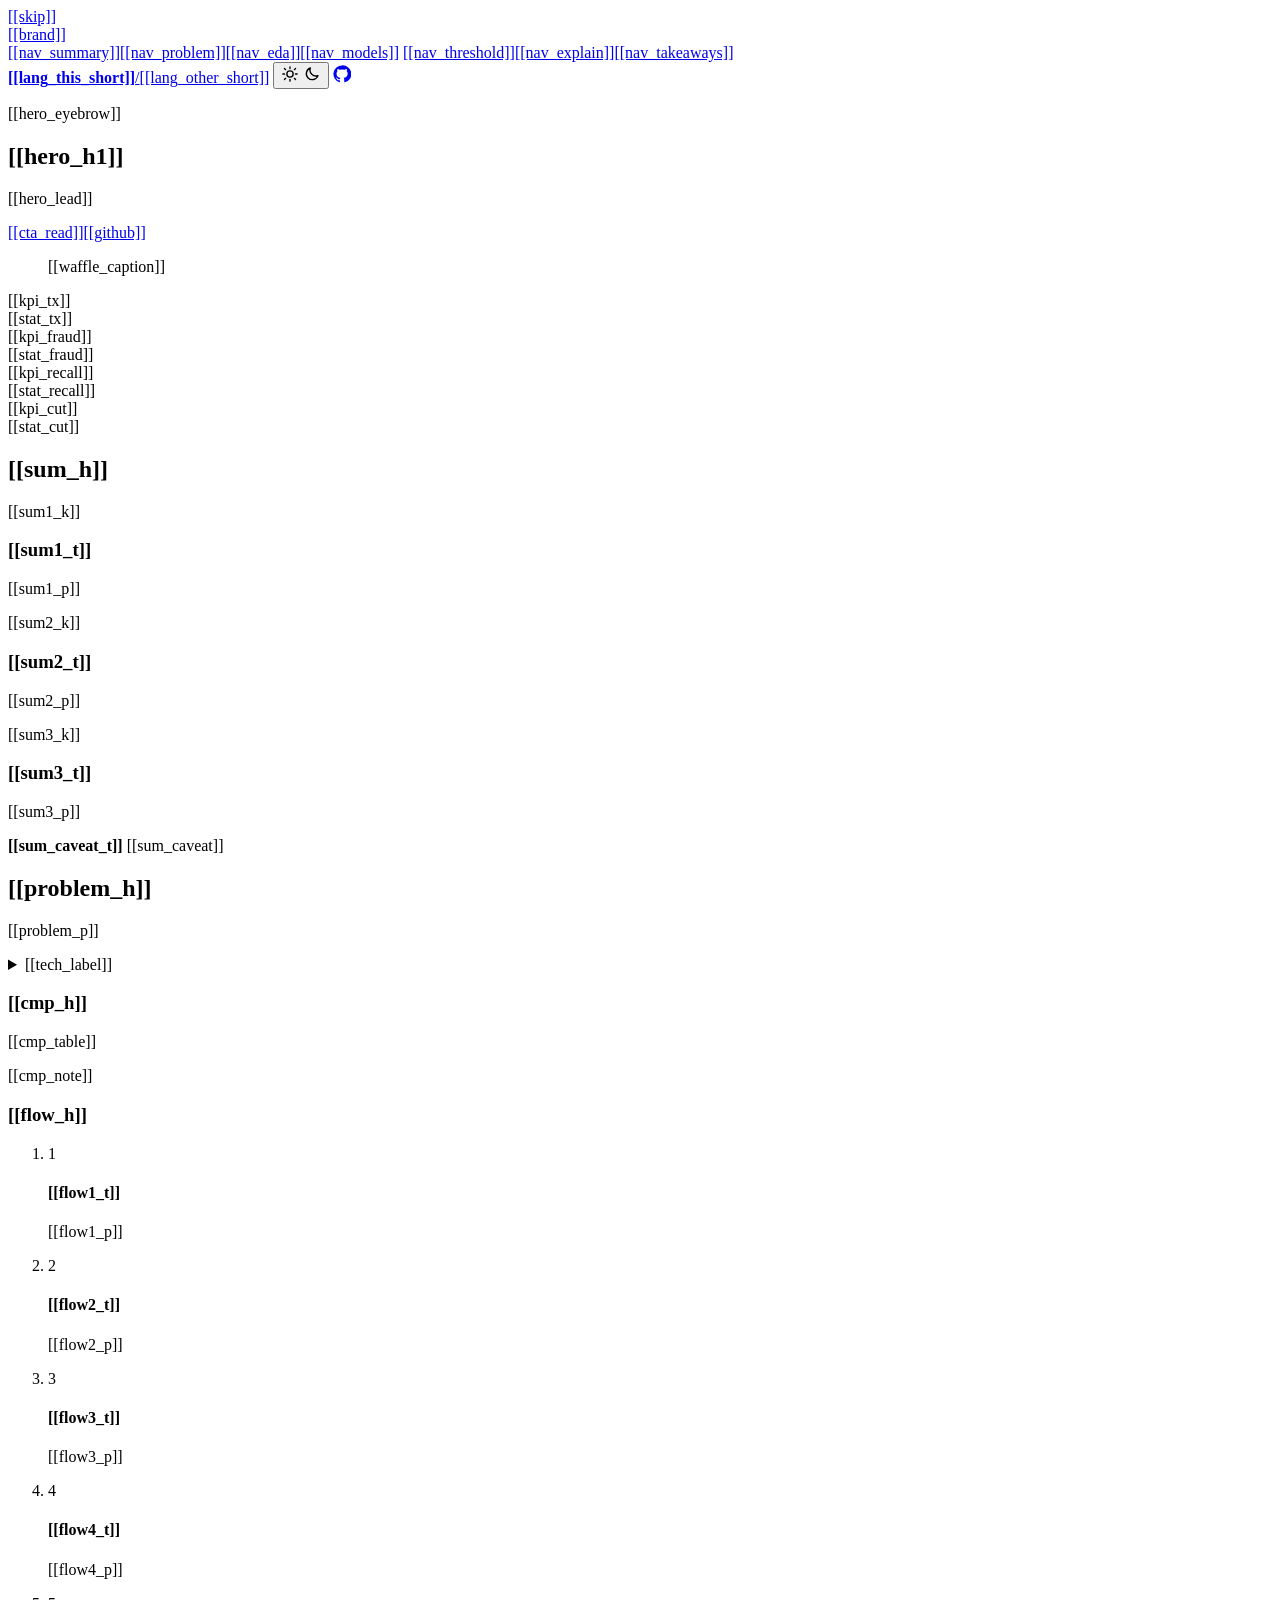
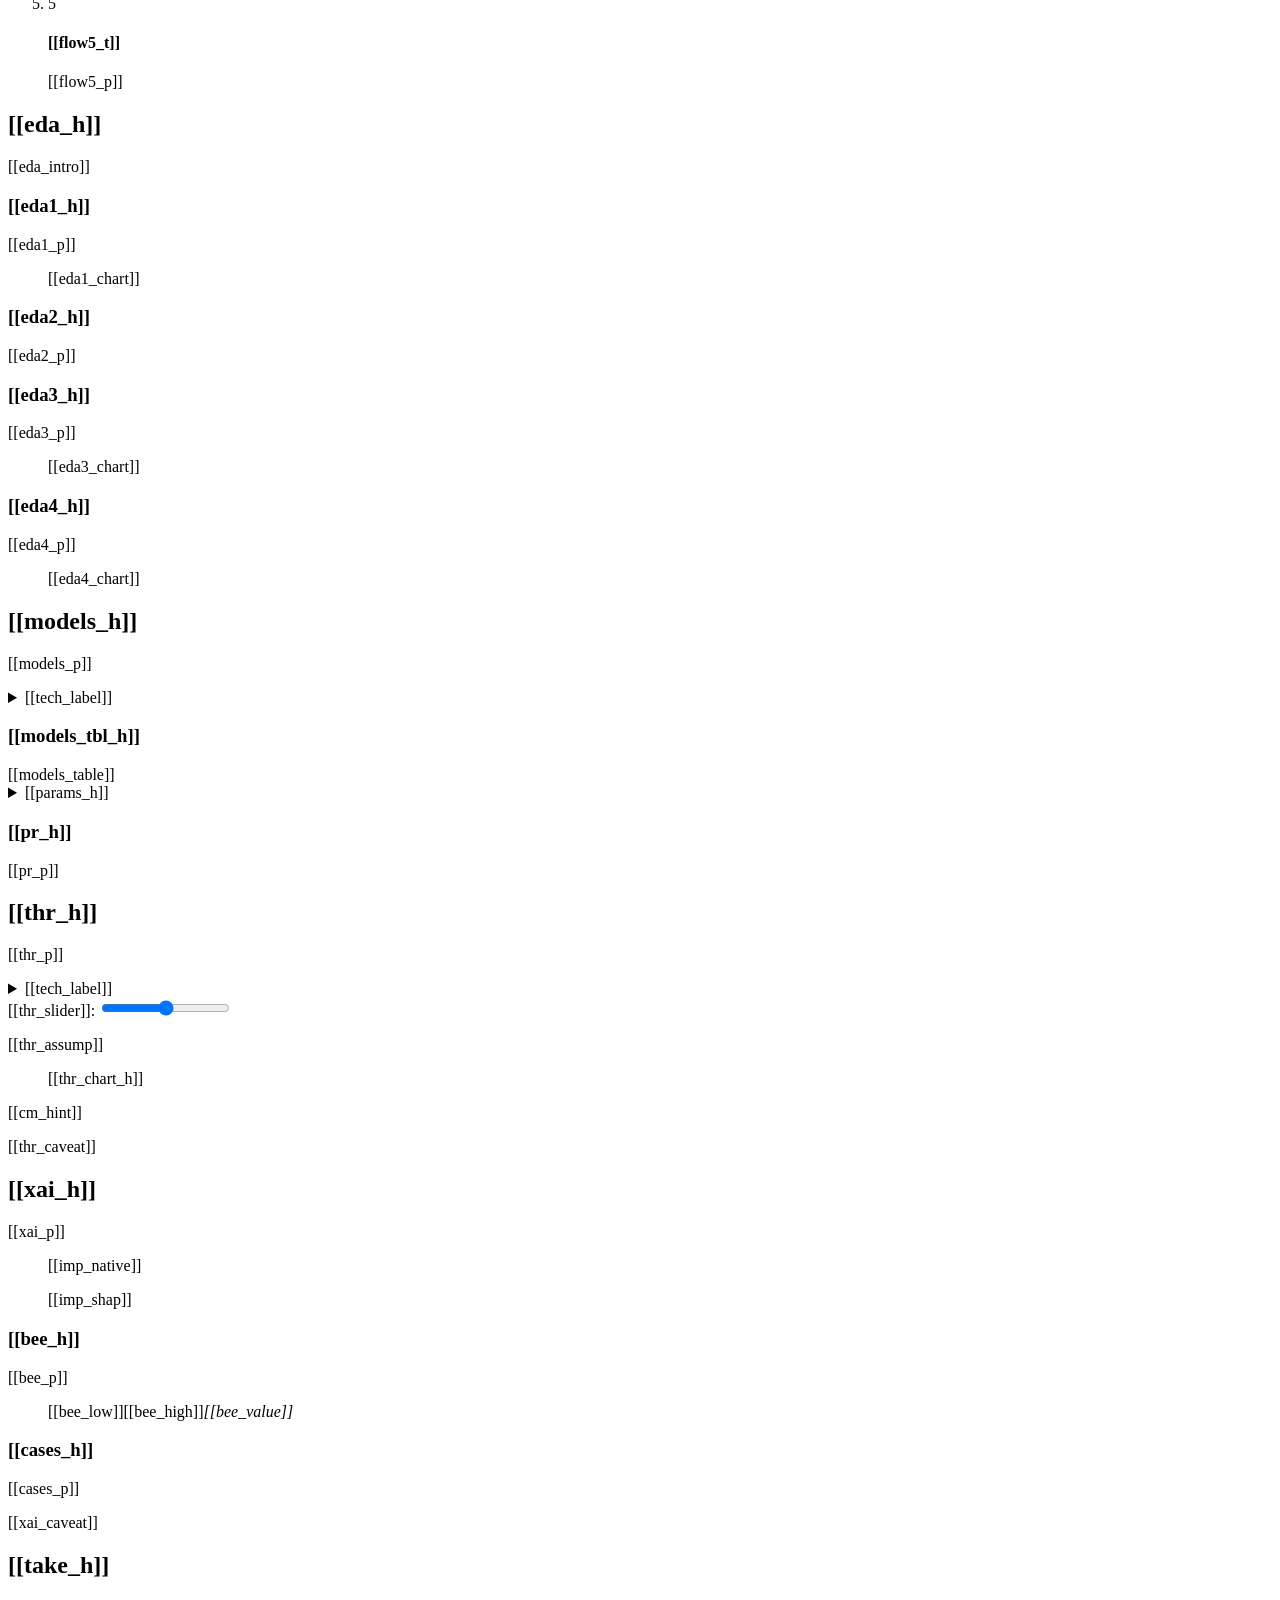
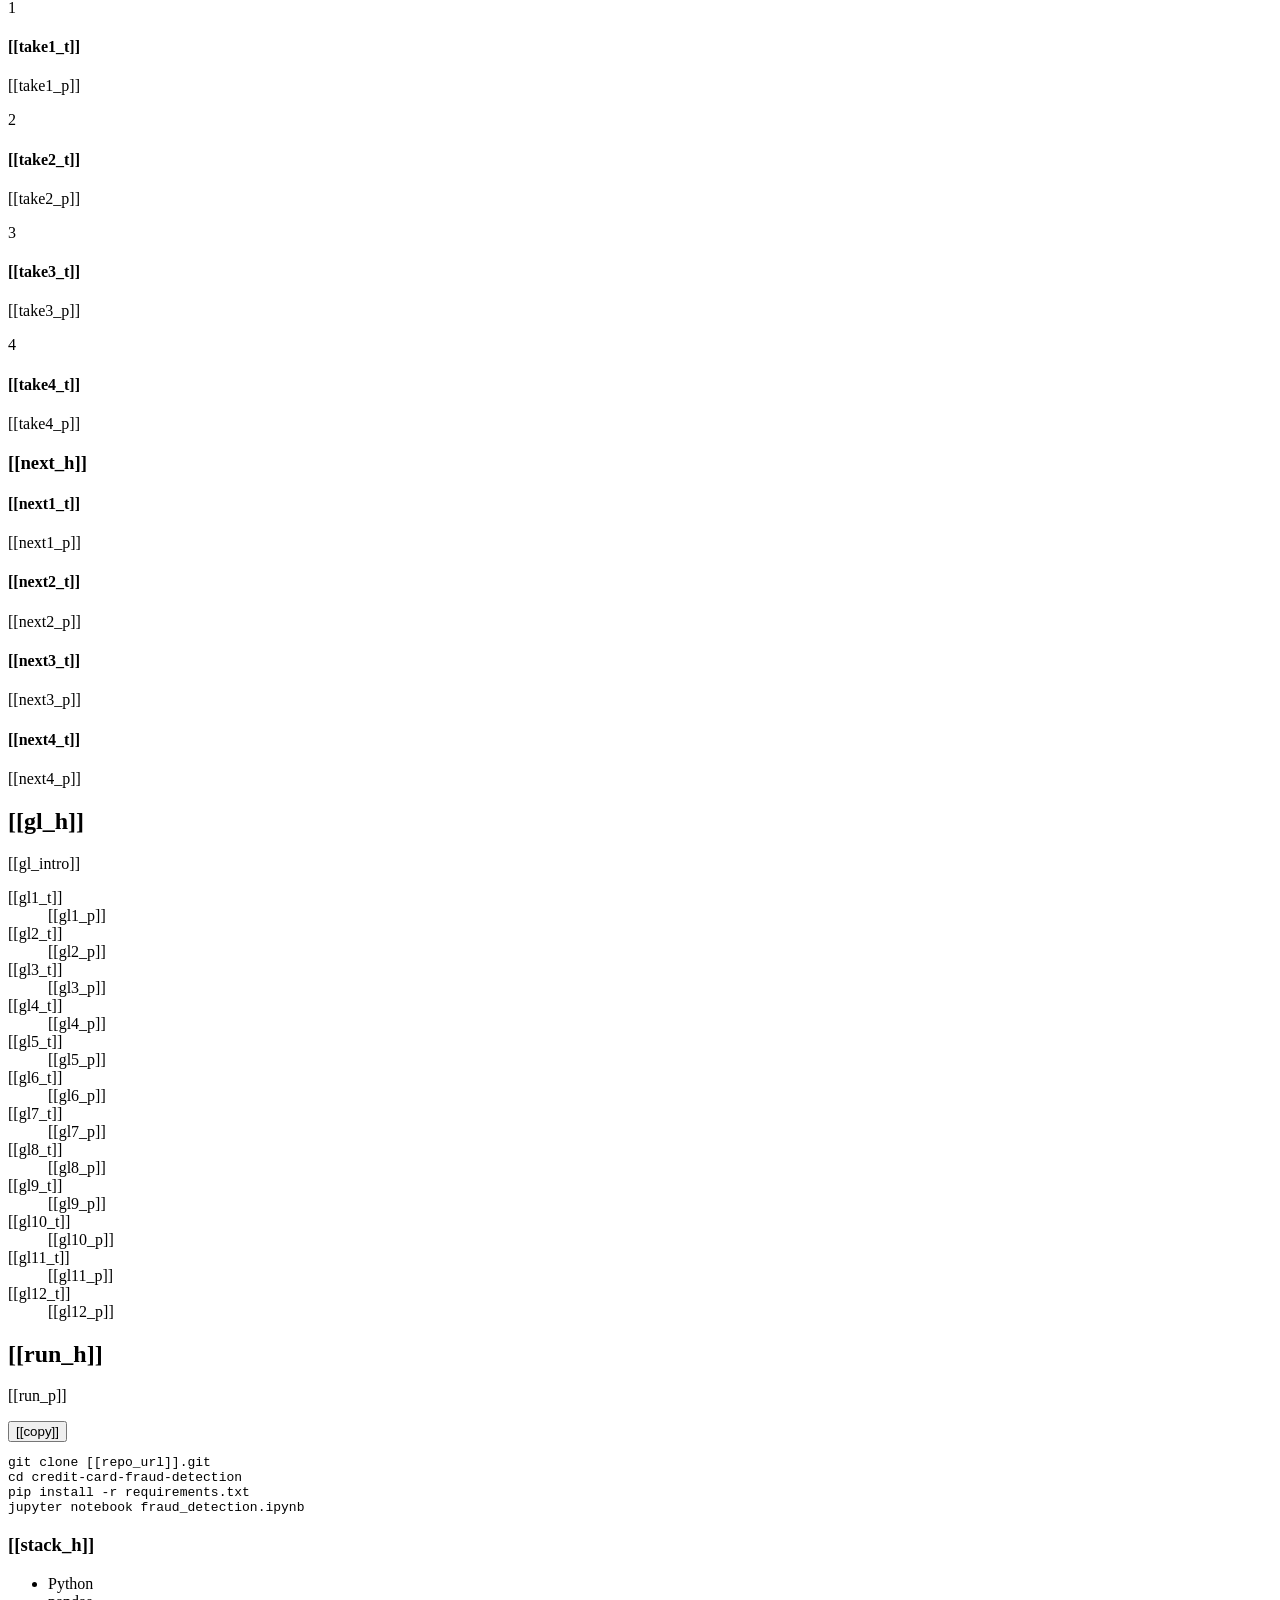
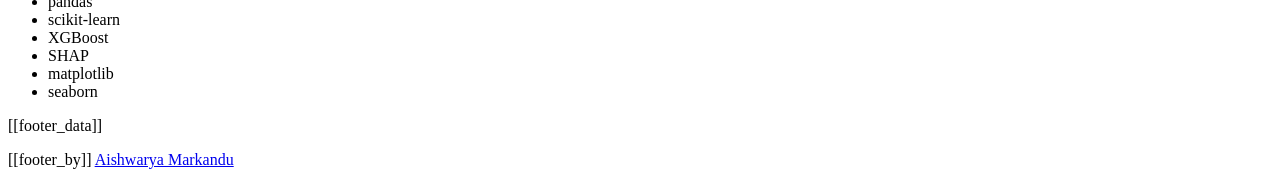
<file: site/template.html>
<!doctype html>
<html lang="[[lang]]">
<head>
<meta charset="utf-8">
<meta name="viewport" content="width=device-width, initial-scale=1">
<title>[[html_title]]</title>
<meta name="description" content="[[meta_desc]]">
<meta name="color-scheme" content="light dark">
<meta property="og:title" content="[[html_title]]">
<meta property="og:description" content="[[meta_desc]]">
<meta property="og:type" content="article">
<link rel="alternate" hreflang="en" href="[[href_en]]">
<link rel="alternate" hreflang="fr" href="[[href_fr]]">
<link rel="icon" href="data:image/svg+xml,%3Csvg xmlns='http://www.w3.org/2000/svg' viewBox='0 0 32 32'%3E%3Crect width='32' height='32' rx='8' fill='%230d0d0d'/%3E%3Ccircle cx='16' cy='16' r='6' fill='%23e66767'/%3E%3C/svg%3E">
<link rel="preconnect" href="https://fonts.googleapis.com">
<link rel="preconnect" href="https://fonts.gstatic.com" crossorigin>
<link href="https://fonts.googleapis.com/css2?family=Fraunces:opsz,wght@9..144,400;9..144,600&family=Inter:wght@400;500;600&display=swap" rel="stylesheet">
<script>
/* apply the saved theme before first paint */
try { var t = localStorage.getItem('ccf-theme'); if (t === 'light' || t === 'dark') document.documentElement.setAttribute('data-theme', t); } catch (e) {}
</script>
<style>
[[css]]
</style>
</head>
<body>
<a class="skip" href="#main">[[skip]]</a>

<header class="bar">
  <div class="bar-in">
    <a class="brand" href="#top"><span class="brand-dot" aria-hidden="true"></span>[[brand]]</a>
    <nav class="nav" aria-label="Sections">
      <a href="#summary">[[nav_summary]]</a><a href="#problem">[[nav_problem]]</a><a href="#data">[[nav_eda]]</a><a href="#models">[[nav_models]]</a>
      <a href="#threshold">[[nav_threshold]]</a><a href="#explain">[[nav_explain]]</a><a href="#takeaways">[[nav_takeaways]]</a>
    </nav>
    <div class="tools">
      <a class="pill" href="[[href_other]]" hreflang="[[other_lang]]" aria-label="[[lang_switch]]" id="lang-link"><b>[[lang_this_short]]</b><span aria-hidden="true">/</span>[[lang_other_short]]</a>
      <button class="icon-btn" id="theme-btn" type="button" aria-label="[[theme_toggle]]" title="[[theme_toggle]]">
        <svg class="i-sun" viewBox="0 0 24 24" width="18" height="18" fill="none" stroke="currentColor" stroke-width="1.8" stroke-linecap="round"><circle cx="12" cy="12" r="4.2"/><path d="M12 2.5v2.2M12 19.3v2.2M4.6 4.6l1.6 1.6M17.8 17.8l1.6 1.6M2.5 12h2.2M19.3 12h2.2M4.6 19.4l1.6-1.6M17.8 6.2l1.6-1.6"/></svg>
        <svg class="i-moon" viewBox="0 0 24 24" width="18" height="18" fill="none" stroke="currentColor" stroke-width="1.8" stroke-linecap="round" stroke-linejoin="round"><path d="M20 14.2A8 8 0 0 1 9.8 4a8 8 0 1 0 10.2 10.2z"/></svg>
      </button>
      <a class="icon-btn" href="[[repo_url]]" aria-label="[[github]]" title="[[github]]" rel="noopener">
        <svg viewBox="0 0 24 24" width="18" height="18" fill="currentColor"><path d="M12 .5a11.5 11.5 0 0 0-3.6 22.4c.6.1.8-.3.8-.6v-2c-3.2.7-3.9-1.4-3.9-1.4-.5-1.3-1.3-1.7-1.3-1.7-1-.7.1-.7.1-.7 1.2.1 1.8 1.2 1.8 1.2 1 1.8 2.8 1.3 3.4 1 .1-.8.4-1.3.7-1.6-2.6-.3-5.3-1.3-5.3-5.7 0-1.3.5-2.3 1.2-3.1-.1-.3-.5-1.5.1-3.1 0 0 1-.3 3.2 1.2a11 11 0 0 1 5.8 0c2.2-1.5 3.2-1.2 3.2-1.2.6 1.6.2 2.8.1 3.1.8.8 1.2 1.8 1.2 3.1 0 4.4-2.7 5.4-5.3 5.7.4.4.8 1.1.8 2.2v3.2c0 .3.2.7.8.6A11.5 11.5 0 0 0 12 .5z"/></svg>
      </a>
    </div>
  </div>
</header>

<main id="main">
<noscript><p class="wrap noscript">[[noscript]]</p></noscript>

<!-- HERO -->
<section class="hero wrap" id="top">
  <div class="hero-copy">
    <p class="eyebrow">[[hero_eyebrow]]</p>
    <h1>[[hero_h1]]</h1>
    <p class="lead">[[hero_lead]]</p>
    <div class="hero-cta"><a class="btn" href="#problem">[[cta_read]]</a><a class="btn ghost" href="[[repo_url]]" rel="noopener">[[github]]</a></div>
  </div>
  <figure class="waffle-fig">
    <div class="waffle" id="waffle" role="img" aria-label="[[waffle_alt]]"></div>
    <figcaption>[[waffle_caption]]</figcaption>
  </figure>
</section>

<section class="wrap kpis" aria-label="Key figures">
  <div class="kpi"><div class="kpi-v">[[kpi_tx]]</div><div class="kpi-l">[[stat_tx]]</div></div>
  <div class="kpi"><div class="kpi-v kpi-fraud">[[kpi_fraud]]</div><div class="kpi-l">[[stat_fraud]]</div></div>
  <div class="kpi"><div class="kpi-v">[[kpi_recall]]</div><div class="kpi-l">[[stat_recall]]</div></div>
  <div class="kpi"><div class="kpi-v">[[kpi_cut]]</div><div class="kpi-l">[[stat_cut]]</div></div>
</section>

<!-- SUMMARY -->
<section class="wrap sec" id="summary">
  <h2>[[sum_h]]</h2>
  <div class="sum3">
    <article class="card sumc"><span class="sum-k">[[sum1_k]]</span><h3>[[sum1_t]]</h3><p>[[sum1_p]]</p></article>
    <article class="card sumc"><span class="sum-k">[[sum2_k]]</span><h3>[[sum2_t]]</h3><p>[[sum2_p]]</p></article>
    <article class="card sumc"><span class="sum-k">[[sum3_k]]</span><h3>[[sum3_t]]</h3><p>[[sum3_p]]</p></article>
  </div>
  <p class="callout"><b>[[sum_caveat_t]]</b> [[sum_caveat]]</p>
</section>

<!-- PROBLEM -->
<section class="wrap sec" id="problem">
  <h2>[[problem_h]]</h2>
  <p class="lead2">[[problem_p]]</p>
  <details class="tech"><summary>[[tech_label]]</summary><p>[[problem_tech]]</p></details>
  <div class="card cmp">
    <h3>[[cmp_h]]</h3>
    [[cmp_table]]
    <p class="note">[[cmp_note]]</p>
  </div>

  <h3 class="sub">[[flow_h]]</h3>
  <ol class="flow">
    <li><span class="flow-n">1</span><h4>[[flow1_t]]</h4><p>[[flow1_p]]</p></li>
    <li><span class="flow-n">2</span><h4>[[flow2_t]]</h4><p>[[flow2_p]]</p></li>
    <li><span class="flow-n">3</span><h4>[[flow3_t]]</h4><p>[[flow3_p]]</p></li>
    <li><span class="flow-n">4</span><h4>[[flow4_t]]</h4><p>[[flow4_p]]</p></li>
    <li><span class="flow-n">5</span><h4>[[flow5_t]]</h4><p>[[flow5_p]]</p></li>
  </ol>
</section>

<!-- DATA -->
<section class="wrap sec" id="data">
  <h2>[[eda_h]]</h2>
  <p class="lead2">[[eda_intro]]</p>

  <div class="story">
    <div class="story-t"><h3>[[eda1_h]]</h3><p>[[eda1_p]]</p></div>
    <figure class="card chart" id="ch-amount"><figcaption>[[eda1_chart]]</figcaption><div class="legend" data-legend="classes"></div><div class="plot"></div><div class="tbl"></div></figure>
  </div>

  <div class="story rev">
    <div class="story-t"><h3>[[eda2_h]]</h3><p>[[eda2_p]]</p></div>
    <figure class="card chart" id="ch-hourly"><div class="plot"></div><div class="tbl"></div></figure>
  </div>

  <div class="story">
    <div class="story-t"><h3>[[eda3_h]]</h3><p>[[eda3_p]]</p></div>
    <figure class="card chart" id="ch-corr"><figcaption>[[eda3_chart]]</figcaption><div class="plot"></div><div class="tbl"></div></figure>
  </div>

  <div class="story rev">
    <div class="story-t"><h3>[[eda4_h]]</h3><p>[[eda4_p]]</p></div>
    <figure class="card chart" id="ch-dists"><figcaption>[[eda4_chart]]</figcaption><div class="legend" data-legend="classes"></div><div class="plot"></div></figure>
  </div>
</section>

<!-- MODELS -->
<section class="wrap sec" id="models">
  <h2>[[models_h]]</h2>
  <p class="lead2">[[models_p]]</p>
  <details class="tech"><summary>[[tech_label]]</summary><p>[[models_tech]]</p></details>
  <div class="card">
    <h3>[[models_tbl_h]]</h3>
    [[models_table]]
    <details class="params"><summary>[[params_h]]</summary><p class="note">[[params_p]]</p>[[params_html]]</details>
  </div>
  <div class="story">
    <div class="story-t"><h3>[[pr_h]]</h3><p>[[pr_p]]</p></div>
    <figure class="card chart" id="ch-pr"><div class="legend" data-legend="models"></div><div class="plot"></div></figure>
  </div>
</section>

<!-- THRESHOLD -->
<section class="wrap sec" id="threshold">
  <h2>[[thr_h]]</h2>
  <p class="lead2">[[thr_p]]</p>
  <details class="tech"><summary>[[tech_label]]</summary><p>[[thr_tech]]</p></details>
  <div class="card explorer">
    <div class="ctrl">
      <label for="fa-slider">[[thr_slider]]: <output id="fa-out" for="fa-slider"></output></label>
      <input type="range" id="fa-slider" min="1" max="100" step="1" value="[[fa_cost]]">
      <div class="chips" id="fa-chips"></div>
    </div>
    <p class="note assump">[[thr_assump]]</p>
    <p class="live" id="thr-live" aria-live="polite"></p>
    <figure class="chart" id="ch-cost"><figcaption>[[thr_chart_h]]</figcaption><div class="plot"></div><div class="tbl"></div></figure>
    <div class="ops" id="ops"></div>
    <p class="note" id="ops-note" aria-live="polite"></p>
    <p class="note">[[cm_hint]]</p>
    <p class="note">[[thr_caveat]]</p>
  </div>
</section>

<!-- EXPLAIN -->
<section class="wrap sec" id="explain">
  <h2>[[xai_h]]</h2>
  <p class="lead2">[[xai_p]]</p>
  <div class="duo">
    <figure class="card chart" id="ch-imp-native"><figcaption>[[imp_native]]</figcaption><div class="plot"></div></figure>
    <figure class="card chart" id="ch-imp-shap"><figcaption>[[imp_shap]]</figcaption><div class="plot"></div></figure>
  </div>
  <div class="story">
    <div class="story-t"><h3>[[bee_h]]</h3><p>[[bee_p]]</p></div>
    <figure class="card chart" id="ch-bee"><div class="plot"></div><div class="bee-key"><span>[[bee_low]]</span><i></i><span>[[bee_high]]</span><em>[[bee_value]]</em></div></figure>
  </div>
  <h3 class="sub">[[cases_h]]</h3>
  <p class="note wide">[[cases_p]]</p>
  <div class="cases" id="cases"></div>
  <p class="note wide">[[xai_caveat]]</p>
</section>

<!-- TAKEAWAYS -->
<section class="wrap sec" id="takeaways">
  <h2>[[take_h]]</h2>
  <div class="takes">
    <article class="card take"><span class="take-n">1</span><h4>[[take1_t]]</h4><p>[[take1_p]]</p></article>
    <article class="card take"><span class="take-n">2</span><h4>[[take2_t]]</h4><p>[[take2_p]]</p></article>
    <article class="card take"><span class="take-n">3</span><h4>[[take3_t]]</h4><p>[[take3_p]]</p></article>
    <article class="card take"><span class="take-n">4</span><h4>[[take4_t]]</h4><p>[[take4_p]]</p></article>
  </div>
  <h3 class="sub">[[next_h]]</h3>
  <div class="nexts">
    <div><h4>[[next1_t]]</h4><p>[[next1_p]]</p></div>
    <div><h4>[[next2_t]]</h4><p>[[next2_p]]</p></div>
    <div><h4>[[next3_t]]</h4><p>[[next3_p]]</p></div>
    <div><h4>[[next4_t]]</h4><p>[[next4_p]]</p></div>
  </div>
</section>

<!-- GLOSSARY -->
<section class="wrap sec" id="glossary">
  <h2>[[gl_h]]</h2>
  <p class="lead2">[[gl_intro]]</p>
  <dl class="gloss"><div><dt>[[gl1_t]]</dt><dd>[[gl1_p]]</dd></div><div><dt>[[gl2_t]]</dt><dd>[[gl2_p]]</dd></div><div><dt>[[gl3_t]]</dt><dd>[[gl3_p]]</dd></div><div><dt>[[gl4_t]]</dt><dd>[[gl4_p]]</dd></div><div><dt>[[gl5_t]]</dt><dd>[[gl5_p]]</dd></div><div><dt>[[gl6_t]]</dt><dd>[[gl6_p]]</dd></div><div><dt>[[gl7_t]]</dt><dd>[[gl7_p]]</dd></div><div><dt>[[gl8_t]]</dt><dd>[[gl8_p]]</dd></div><div><dt>[[gl9_t]]</dt><dd>[[gl9_p]]</dd></div><div><dt>[[gl10_t]]</dt><dd>[[gl10_p]]</dd></div><div><dt>[[gl11_t]]</dt><dd>[[gl11_p]]</dd></div><div><dt>[[gl12_t]]</dt><dd>[[gl12_p]]</dd></div></dl>
</section>

<!-- RUN -->
<section class="wrap sec" id="run">
  <h2>[[run_h]]</h2>
  <p class="lead2">[[run_p]]</p>
  <div class="code">
    <button class="copy" type="button" id="copy-btn" data-copy="[[copy]]" data-done="[[copied]]">[[copy]]</button>
<pre id="code-block"><code>git clone [[repo_url]].git
cd credit-card-fraud-detection
pip install -r requirements.txt
jupyter notebook fraud_detection.ipynb</code></pre>
  </div>
  <h3 class="sub">[[stack_h]]</h3>
  <ul class="stack"><li>Python</li><li>pandas</li><li>scikit-learn</li><li>XGBoost</li><li>SHAP</li><li>matplotlib</li><li>seaborn</li></ul>
</section>
</main>

<footer class="foot">
  <div class="wrap foot-in">
    <p>[[footer_data]]</p>
    <p>[[footer_by]] <a href="https://github.com/AishwaryaMarkandu" rel="noopener">Aishwarya Markandu</a></p>
  </div>
</footer>

<div id="tip" role="status" aria-hidden="true"></div>

<script>window.DATA = [[data_json]]; window.I18N = [[i18n_json]]; window.PAGE = [[page_json]];</script>
<script>
[[js]]
</script>
</body>
</html>
</file>
